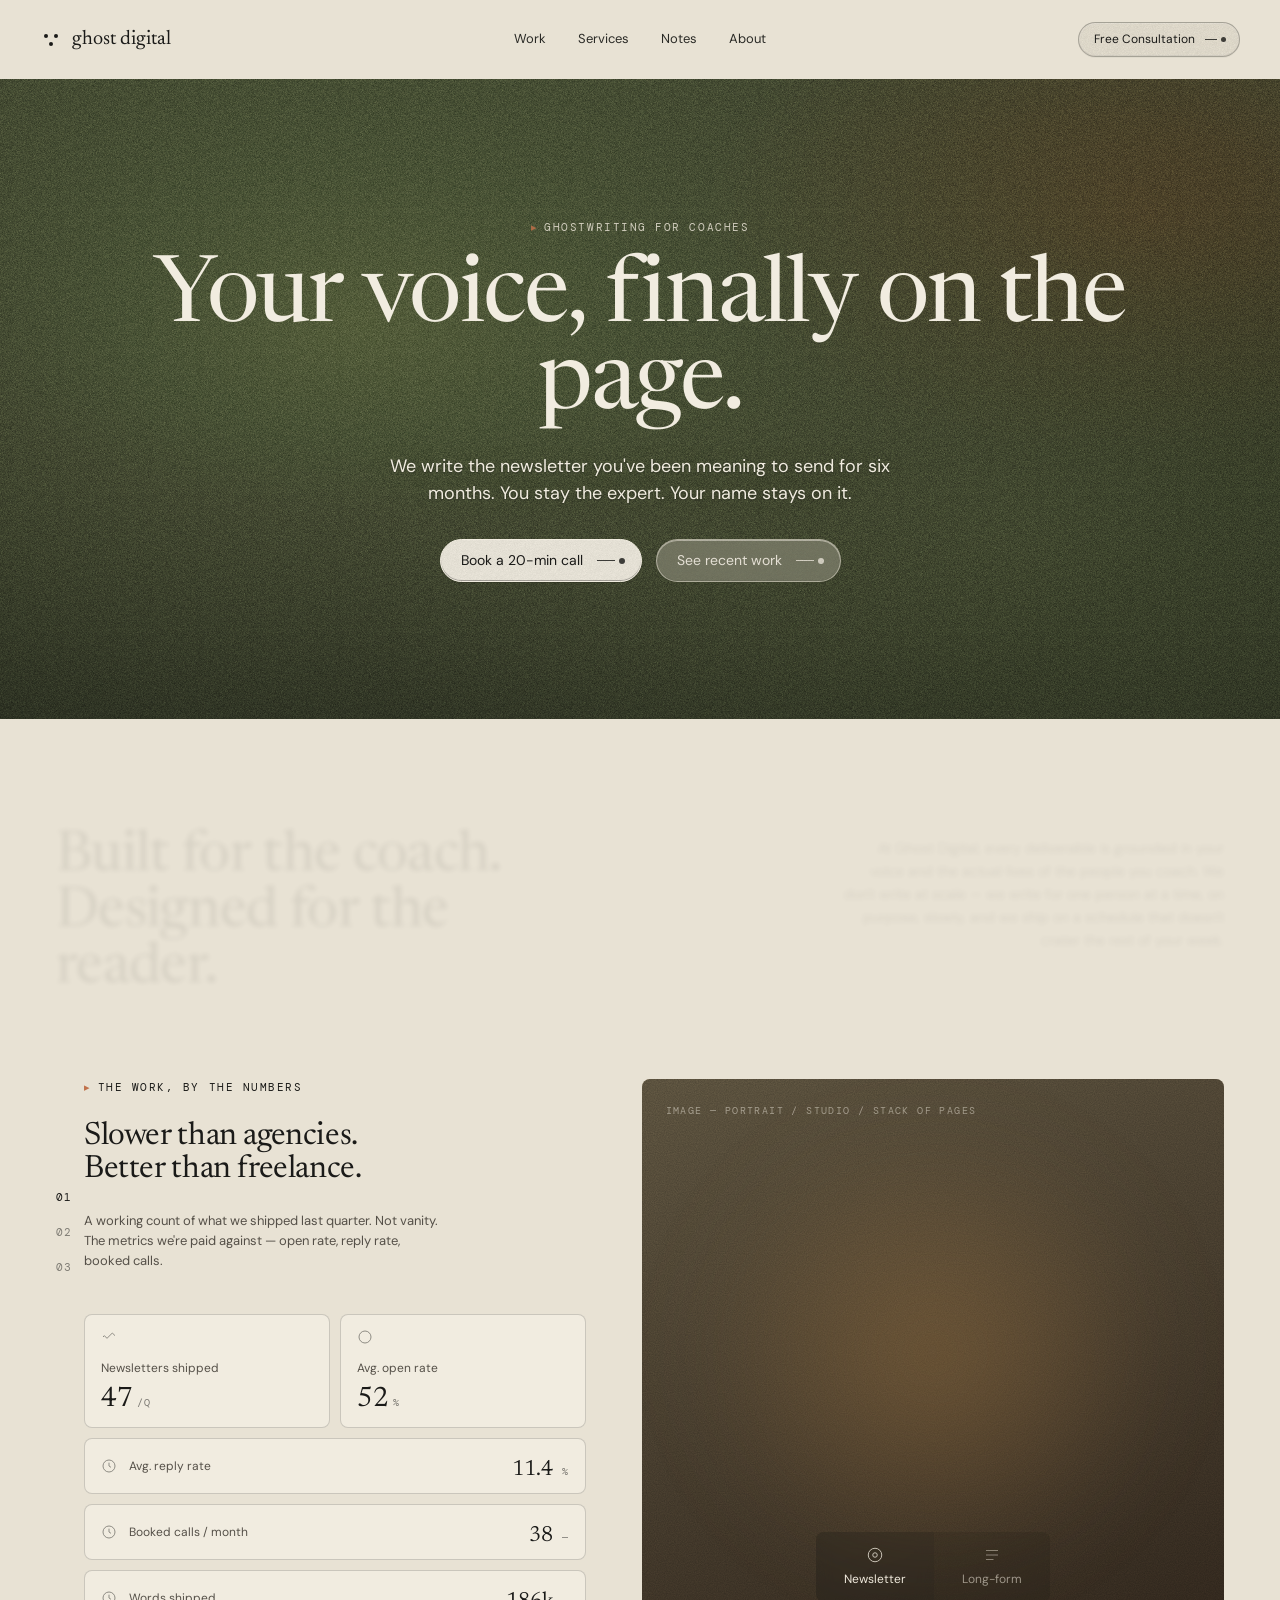
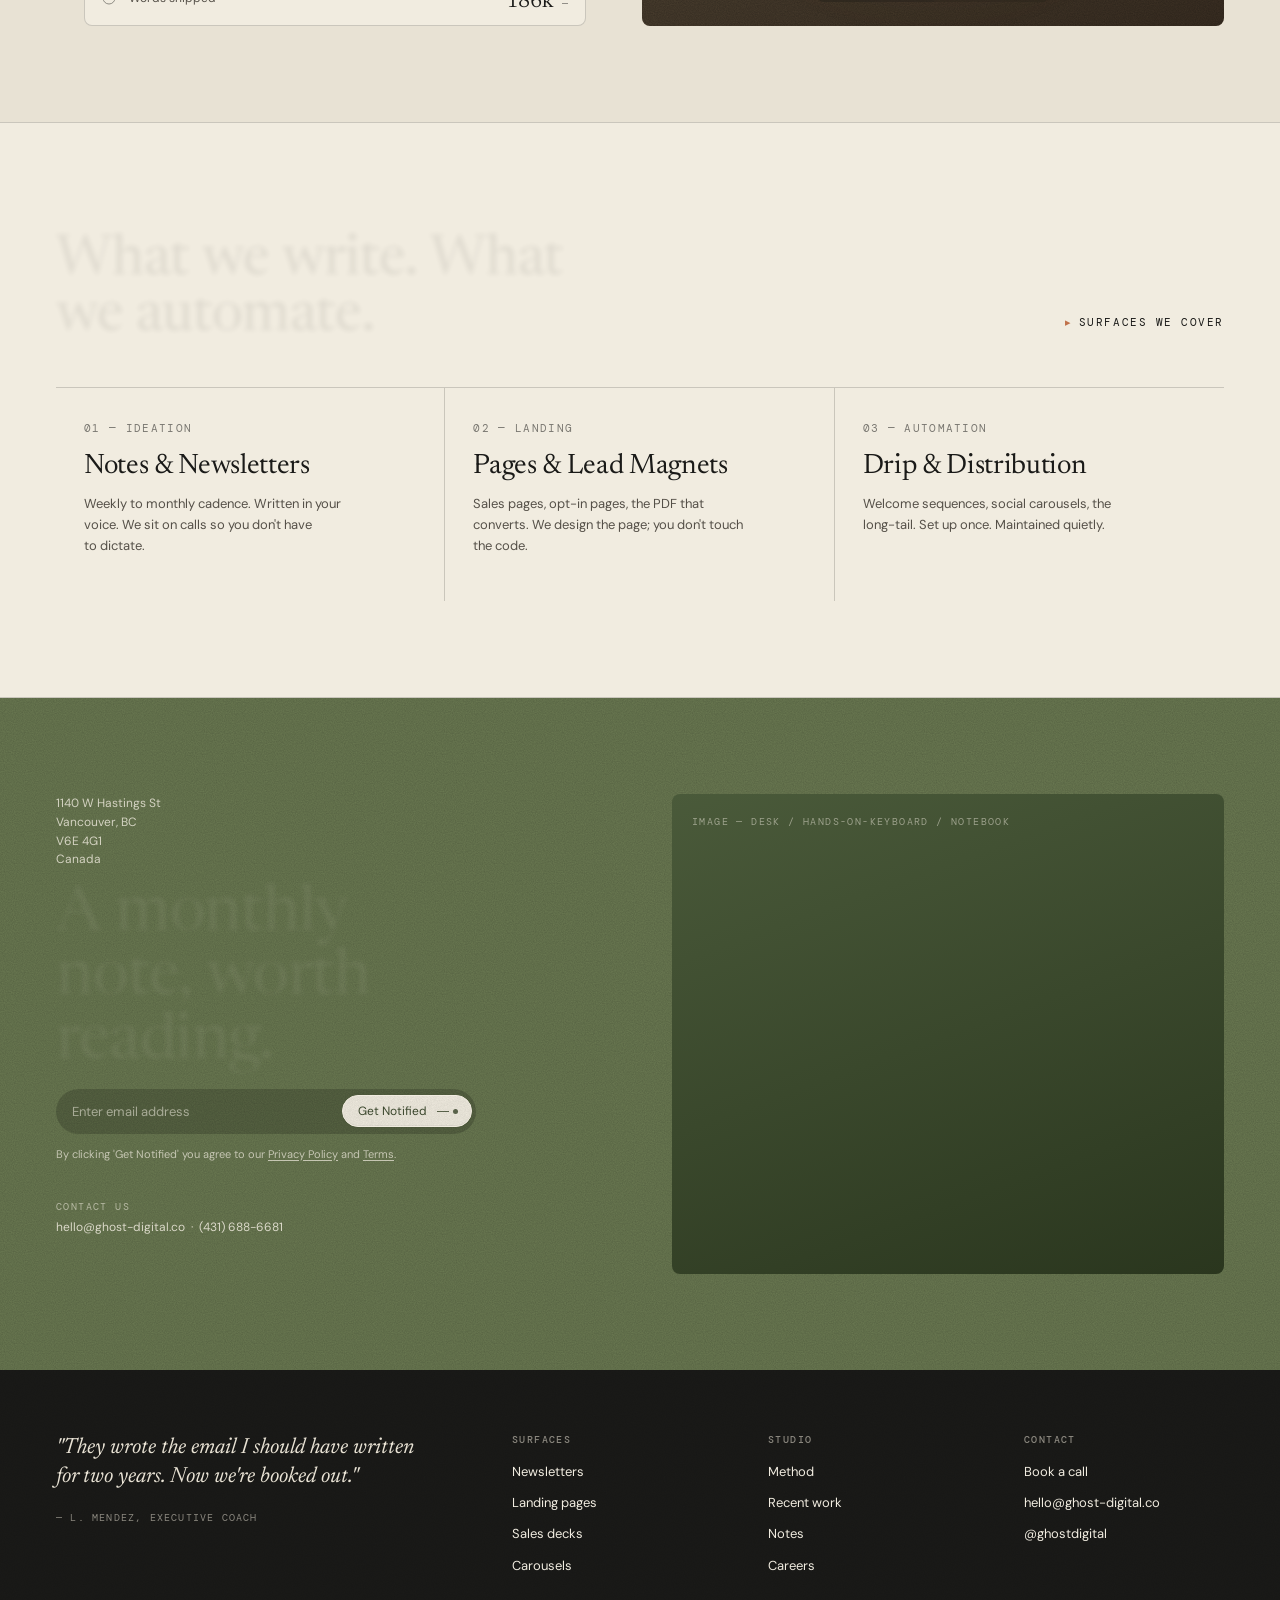
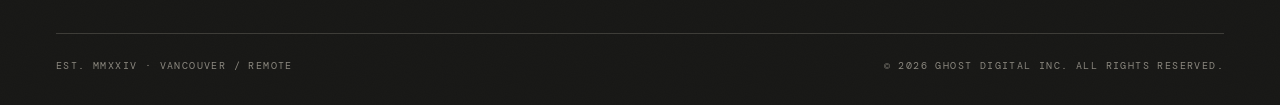
<file: index.html>
<!doctype html>
<html lang="en">
<head>
<meta charset="utf-8">
<title>Ghost Digital — Ghostwriting for coaches</title>
<meta name="description" content="Ghostwriting, end-to-end. We write the newsletter, land the page, ship the carousels, automate the drip. You stay the expert. Your name stays on it.">
<meta name="viewport" content="width=device-width, initial-scale=1">
<link rel="preconnect" href="https://fonts.googleapis.com">
<link rel="preconnect" href="https://fonts.gstatic.com" crossorigin>
<link href="https://fonts.googleapis.com/css2?family=Newsreader:ital,opsz,wght@0,6..72,300;0,6..72,400;0,6..72,500;1,6..72,300;1,6..72,400;1,6..72,500&family=DM+Sans:opsz,wght@9..40,300;9..40,400;9..40,500;9..40,600&family=DM+Mono:wght@400;500&display=swap" rel="stylesheet">
<style>
  /* ============================================================
     GHOST DIGITAL — tokens (from colors_and_type.css)
     ============================================================ */
  :root {
    --gd-parchment:#E8E2D4; --gd-parchment-2:#DCD4C2; --gd-bone:#F1ECE0;
    --gd-inkwell:#1A1A18; --gd-ink-2:#2A2A26; --gd-ink-3:#555048; --gd-ink-4:#8A8378;
    --gd-terracotta:#C0714A; --gd-clay:#D4956A; --gd-olive:#6B7A52;
    --gd-deep-olive:#3D4A2E; --gd-driftwood:#8A7E6A;

    --gd-bg:var(--gd-parchment); --gd-bg-elev:var(--gd-bone); --gd-bg-inverse:var(--gd-inkwell);
    --gd-fg-1:var(--gd-inkwell); --gd-fg-2:var(--gd-ink-2); --gd-fg-3:var(--gd-ink-3); --gd-fg-4:var(--gd-ink-4);
    --gd-fg-on-dark:var(--gd-parchment);
    --gd-accent:var(--gd-terracotta); --gd-accent-soft:var(--gd-clay);

    --gd-rule:rgba(26,26,24,0.18); --gd-rule-strong:rgba(26,26,24,0.42); --gd-rule-on-dark:rgba(232,226,212,0.18);

    --gd-font-display:"Newsreader","Perfectly Nineties","EB Garamond",Georgia,serif;
    --gd-font-body:"DM Sans",-apple-system,"Helvetica Neue",Arial,sans-serif;
    --gd-font-mono:"DM Mono",ui-monospace,"SF Mono",Menlo,monospace;

    --gd-radius-md:8px; --gd-radius-pill:999px; --gd-radius-card:12px;
    --gd-shadow-sm:0 2px 8px -2px rgba(26,26,24,0.08);
    --gd-ease:cubic-bezier(0.2,0.6,0.2,1);

    /* final intent locked from the design chat */
    --gd-grain:url("/assets/grain.svg");
    --tw-hero-bg:radial-gradient(ellipse 1300px 720px at 28% 38%, #8a9268 0%, transparent 70%),
                 radial-gradient(ellipse 980px 580px at 80% 70%, #6f7a52 0%, transparent 70%),
                 radial-gradient(ellipse 640px 400px at 90% 22%, rgba(180,108,68,.32) 0%, transparent 70%),
                 linear-gradient(180deg, #6e7852 0%, #5a6442 60%, #4a523a 100%);
    --tw-grain:.35;
    --tw-subhead-color:var(--gd-bone);
    --tw-subhead-size:18px;
    --tw-display-italic:normal;       /* no italic-accent trope */
    --tw-reveal-start-o:.08;          /* intense reveal */
    --tw-reveal-blur:2.4px;
    --tw-reveal-ty:14px;
  }

  *{box-sizing:border-box}
  html,body{margin:0;padding:0;background:var(--gd-parchment);}
  img{max-width:100%;display:block}

  .gd{
    font-family:var(--gd-font-body); font-size:15px; line-height:1.55;
    color:var(--gd-fg-1); background:var(--gd-bg);
    -webkit-font-smoothing:antialiased; text-rendering:optimizeLegibility;
  }
  .gd h1,.gd h2,.gd h3,.gd h4{font-family:var(--gd-font-display);font-weight:400;margin:0;}
  .gd h2{font-size:64px;line-height:1.0;letter-spacing:-.018em;}
  .gd h3{font-size:44px;line-height:1.05;letter-spacing:-.012em;}
  .gd h4{font-weight:500;font-size:32px;line-height:1.15;letter-spacing:-.008em;}
  .gd p{font-family:var(--gd-font-body);font-weight:400;font-size:15px;line-height:1.6;color:var(--gd-fg-2);text-wrap:pretty;margin:0 0 1em;}
  .gd a{color:inherit;text-decoration-thickness:1px;text-underline-offset:.15em;}
  .gd a:hover{color:var(--gd-accent);}

  .gd-page{background:var(--gd-parchment);color:var(--gd-inkwell);min-height:100vh;font-family:var(--gd-font-body);}

  /* ---------- nav ---------- */
  .gd-nav{display:grid;grid-template-columns:1fr auto 1fr;align-items:center;padding:22px 40px;position:relative;z-index:5;}
  .gd-nav__brand{display:flex;align-items:center;gap:10px;font-family:var(--gd-font-display);font-size:20px;}
  .gd-nav__brand .mark{display:inline-block;width:22px;height:22px;position:relative;}
  .gd-nav__brand .mark span{position:absolute;width:4px;height:4px;border-radius:999px;background:currentColor;}
  .gd-nav__brand .mark span:nth-child(1){left:4px;top:6px;}
  .gd-nav__brand .mark span:nth-child(2){left:14px;top:6px;}
  .gd-nav__brand .mark span:nth-child(3){left:9px;top:14px;}
  .gd-nav__center{display:flex;gap:32px;justify-content:center;}
  .gd-nav__center a{font-size:13px;color:var(--gd-fg-2);text-decoration:none;}
  .gd-nav__center a:hover{color:var(--gd-accent);}
  .gd-nav__right{display:flex;justify-content:flex-end;}

  /* ---------- pill button ---------- */
  .gd-pill{
    font-family:var(--gd-font-body);font-size:14px;padding:10px 16px 10px 20px;border-radius:999px;
    background:rgba(232,226,212,0.32);
    backdrop-filter:blur(8px) saturate(1.05);-webkit-backdrop-filter:blur(8px) saturate(1.05);
    border:1px solid rgba(26,26,24,0.32);
    box-shadow:inset 0 1px 0 rgba(241,236,224,0.55),inset 0 -1px 0 rgba(26,26,24,0.05),0 1px 0 rgba(26,26,24,0.04);
    color:inherit;display:inline-flex;align-items:center;gap:14px;cursor:pointer;
    transition:all 260ms var(--gd-ease);text-decoration:none;position:relative;isolation:isolate;
  }
  .gd-pill::after{content:"";position:absolute;inset:0;border-radius:inherit;background-image:var(--gd-grain);background-size:120px;mix-blend-mode:multiply;opacity:.18;pointer-events:none;}
  .gd-pill:hover{border-color:rgba(26,26,24,0.6);background:rgba(232,226,212,0.45);}
  .gd-pill .arrow{display:inline-flex;align-items:center;gap:4px;transition:transform 260ms var(--gd-ease);opacity:.82;}
  .gd-pill:hover .arrow{transform:translateX(4px);}
  .gd-pill .line{width:18px;height:1px;background:currentColor;}
  .gd-pill .dot{width:6px;height:6px;border-radius:999px;background:currentColor;}
  .gd-pill.solid{background:rgba(26,26,24,0.78);color:var(--gd-parchment);border-color:rgba(26,26,24,0.92);box-shadow:inset 0 1px 0 rgba(241,236,224,0.18),inset 0 -1px 0 rgba(0,0,0,0.3),0 1px 0 rgba(0,0,0,0.15);}
  .gd-pill.solid:hover{background:rgba(26,26,24,0.92);}
  .gd-pill.sm{font-size:12px;padding:7px 13px 7px 15px;gap:10px;}
  .gd-pill.sm .line{width:12px;} .gd-pill.sm .dot{width:5px;height:5px;}

  /* ---------- eyebrow ---------- */
  .gd-eyebrow{font-family:var(--gd-font-mono);font-size:11px;letter-spacing:.14em;text-transform:uppercase;display:inline-flex;align-items:center;gap:6px;}
  .gd-eyebrow::before{content:"\25B8";color:var(--gd-terracotta);}

  /* ---------- hero ---------- */
  .gd-hero{position:relative;min-height:640px;overflow:hidden;display:flex;align-items:center;justify-content:center;}
  .gd-hero__bg{position:absolute;inset:0;background:var(--tw-hero-bg);}
  .gd-hero__bg::before{content:"";position:absolute;inset:0;background-image:var(--gd-grain);background-size:140px;mix-blend-mode:overlay;opacity:1;}
  .gd-hero__bg::after{content:"";position:absolute;inset:0;background-image:var(--gd-grain);background-size:320px;mix-blend-mode:soft-light;opacity:.8;}
  .gd-hero__grain{position:absolute;inset:0;background-image:var(--gd-grain);background-size:60px;mix-blend-mode:multiply;opacity:var(--tw-grain);pointer-events:none;}
  .gd-hero__halo{position:absolute;inset:0;background:radial-gradient(ellipse 540px 320px at 86% 22%, rgba(196,128,80,.2), transparent 75%);mix-blend-mode:soft-light;pointer-events:none;}
  .gd-hero__inner{position:relative;z-index:2;text-align:center;padding:0 24px;max-width:1100px;margin:0 auto;display:flex;flex-direction:column;align-items:center;}
  .gd-hero__eyebrow{color:var(--gd-parchment);margin-bottom:18px;opacity:.85;}
  .gd-hero__title{font-family:var(--gd-font-display);font-style:var(--tw-display-italic);font-size:92px;line-height:.95;color:var(--gd-bone);letter-spacing:-.02em;font-weight:400;}
  .gd .gd-hero__subtitle{font-family:var(--gd-font-body);font-weight:400;font-size:var(--tw-subhead-size);line-height:1.5;color:var(--tw-subhead-color);margin:22px auto 0;max-width:560px;text-align:center;display:block;text-shadow:0 1px 2px rgba(0,0,0,.35),0 0 28px rgba(0,0,0,.25);}
  .gd .gd-hero__subtitle .gd-st{display:block;}
  .gd-hero__ctas{display:flex;gap:14px;justify-content:center;margin-top:32px;flex-wrap:wrap;}
  .gd-hero__ctas .gd-pill{color:var(--gd-bone);border-color:rgba(232,226,212,.5);}
  .gd-hero__ctas .gd-pill:hover{background:rgba(232,226,212,.1);}
  .gd-hero__ctas .gd-pill.solid{background:var(--gd-bone);color:var(--gd-inkwell);border-color:var(--gd-bone);}

  /* ---------- scroll reveal ---------- */
  .gd-st__w{display:inline-block;--p:0;opacity:calc(var(--tw-reveal-start-o) + var(--p) * (1 - var(--tw-reveal-start-o)));filter:blur(calc((1 - var(--p)) * var(--tw-reveal-blur)));transform:translateY(calc((1 - var(--p)) * var(--tw-reveal-ty)));transition:opacity 520ms var(--gd-ease),filter 520ms var(--gd-ease),transform 520ms var(--gd-ease);}
  @media (prefers-reduced-motion:reduce){.gd-st__w{--p:1 !important;filter:none;transform:none;transition:none;}}

  /* ---------- offset section ---------- */
  .gd-offset{padding:96px 56px;display:grid;grid-template-columns:1.2fr 1fr;gap:80px;}
  .gd-offset__left h2{font-family:var(--gd-font-display);font-size:56px;line-height:1;letter-spacing:-.012em;max-width:460px;}
  .gd-offset__right{padding-top:8px;}
  .gd-offset__right p{text-align:right;max-width:380px;margin-left:auto;color:var(--gd-fg-2);font-size:14px;line-height:1.65;}

  /* ---------- metrics ---------- */
  .gd-metrics{display:grid;grid-template-columns:1fr 1.1fr;gap:56px;padding:0 56px 96px;}
  .gd-metrics__left{display:grid;grid-template-rows:auto auto 1fr;gap:24px;align-content:start;padding-left:28px;position:relative;}
  .gd-metrics__left .index{position:absolute;left:0;top:0;display:flex;flex-direction:column;gap:18px;padding-top:110px;}
  .gd-metrics__left .index span{font-family:var(--gd-font-mono);font-size:11px;letter-spacing:.12em;opacity:.5;}
  .gd-metrics__left .index span.on{opacity:1;color:var(--gd-inkwell);}
  .gd-metrics__left h3{font-family:var(--gd-font-display);font-size:32px;line-height:1.05;}
  .gd-metrics__left p{font-size:13px;color:var(--gd-fg-3);max-width:360px;line-height:1.55;}
  .gd-metrics__tiles{display:grid;grid-template-columns:1fr 1fr;gap:10px;margin-top:6px;}
  .gd-metric{background:var(--gd-bone);border:1px solid var(--gd-rule);border-radius:8px;padding:14px 16px;}
  .gd-metric .ic{width:16px;height:16px;opacity:.55;}
  .gd-metric .nm{font-size:12px;color:var(--gd-ink-3);margin-top:6px;}
  .gd-metric .vl{font-family:var(--gd-font-display);font-size:28px;line-height:1;margin-top:8px;}
  .gd-metric .un{font-family:var(--gd-font-mono);font-size:10px;letter-spacing:.08em;opacity:.55;text-transform:uppercase;margin-left:4px;}
  .gd-metric.row{grid-column:1 / -1;display:flex;align-items:center;gap:12px;padding:12px 16px;}
  .gd-metric.row .nm{margin:0;flex:1;}
  .gd-metric.row .vl{font-size:22px;}
  .gd-metrics__right{background:linear-gradient(160deg,#6b6049,#3a2e22);border-radius:8px;min-height:460px;position:relative;overflow:hidden;}
  .gd-metrics__right::before{content:"";position:absolute;inset:0;background-image:var(--gd-grain);background-size:240px;mix-blend-mode:overlay;opacity:.5;}
  .gd-metrics__right::after{content:"";position:absolute;inset:0;background:radial-gradient(ellipse at 50% 50%, rgba(180,130,70,.35), transparent 60%);filter:blur(40px);}
  .gd-metrics__right .slot-cap{position:absolute;left:24px;top:24px;font-family:var(--gd-font-mono);font-size:10px;letter-spacing:.14em;text-transform:uppercase;color:rgba(241,236,224,.5);}
  .gd-metrics__right .pill-overlay{position:absolute;left:50%;bottom:24px;transform:translateX(-50%);display:flex;gap:0;}
  .gd-metrics__right .pill-overlay .seg{background:rgba(26,26,24,.32);backdrop-filter:blur(8px);color:var(--gd-bone);padding:14px 28px;font-size:12px;display:flex;flex-direction:column;align-items:center;gap:6px;}
  .gd-metrics__right .pill-overlay .seg:first-child{border-radius:8px 0 0 8px;}
  .gd-metrics__right .pill-overlay .seg:last-child{border-radius:0 8px 8px 0;opacity:.55;}
  .gd-metrics__right .pill-overlay .seg .ic{width:18px;height:18px;opacity:.85;}

  /* ---------- services / 3-col ---------- */
  .gd-services{padding:96px 56px;background:var(--gd-bone);border-top:1px solid var(--gd-rule);border-bottom:1px solid var(--gd-rule);}
  .gd-services__head{display:flex;justify-content:space-between;align-items:flex-end;margin-bottom:56px;gap:32px;}
  .gd-services__head h2{font-family:var(--gd-font-display);font-size:56px;line-height:1;letter-spacing:-.012em;max-width:540px;}
  .gd-services__grid{display:grid;grid-template-columns:repeat(3,1fr);gap:0;border-top:1px solid var(--gd-rule);}
  .gd-service{padding:32px 28px;border-right:1px solid var(--gd-rule);}
  .gd-service:last-child{border-right:0;}
  .gd-service .num{font-family:var(--gd-font-mono);font-size:11px;letter-spacing:.12em;opacity:.55;}
  .gd-service h3{font-family:var(--gd-font-display);font-size:28px;line-height:1.1;margin-top:14px;}
  .gd-service p{font-size:13px;line-height:1.6;color:var(--gd-fg-3);margin-top:12px;max-width:280px;}

  /* ---------- newsletter field ---------- */
  .gd-field{background:var(--gd-olive);color:var(--gd-bone);padding:96px 56px;position:relative;overflow:hidden;display:grid;grid-template-columns:1fr 1fr;gap:64px;}
  .gd-field::before{content:"";position:absolute;inset:0;background-image:var(--gd-grain);background-size:240px;mix-blend-mode:multiply;opacity:.35;pointer-events:none;}
  .gd-field > *{position:relative;z-index:1;}
  .gd-field__addr{font-family:var(--gd-font-body);font-size:12px;line-height:1.55;opacity:.8;}
  .gd-field__title{font-family:var(--gd-font-display);font-size:48px;line-height:1.05;margin-top:80px;max-width:420px;}
  .gd-field__form{margin-top:28px;max-width:420px;}
  .gd-field__form .row{display:flex;align-items:center;gap:6px;padding:4px 4px 4px 16px;border-radius:999px;background:rgba(0,0,0,.18);}
  .gd-field__form input{background:transparent;border:0;outline:none;flex:1;color:var(--gd-bone);font-family:var(--gd-font-body);font-size:13px;padding:10px 0;}
  .gd-field__form input::placeholder{color:rgba(241,236,224,.55);}
  .gd-field__form .gd-pill{background:var(--gd-bone);color:var(--gd-deep-olive);border-color:var(--gd-bone);}
  .gd-field__form .micro{font-family:var(--gd-font-body);font-size:11px;opacity:.7;margin-top:12px;}
  .gd-field__form .micro a{color:inherit;text-decoration:underline;}
  .gd-field__contact{font-size:12px;margin-top:36px;opacity:.85;}
  .gd-field__contact .lbl{font-family:var(--gd-font-mono);font-size:10px;letter-spacing:.14em;text-transform:uppercase;opacity:.7;margin-bottom:4px;}
  .gd-field__photo{position:relative;background:linear-gradient(160deg,#4a5a3a,#2a361e);border-radius:8px;min-height:480px;width:100%;overflow:hidden;}
  .gd-field__photo::after{content:"";position:absolute;inset:0;background-image:url("/assets/halftone.svg");background-size:220px;background-position:20% 30%;opacity:.25;mix-blend-mode:screen;}
  .gd-field__photo .slot-cap{position:absolute;left:20px;top:20px;font-family:var(--gd-font-mono);font-size:10px;letter-spacing:.14em;text-transform:uppercase;color:rgba(241,236,224,.5);z-index:1;}

  /* ---------- footer ---------- */
  .gd-footer{background:var(--gd-inkwell);color:var(--gd-fg-on-dark);padding:64px 56px 32px;position:relative;overflow:hidden;}
  .gd-footer::before{content:"";position:absolute;inset:0;background-image:var(--gd-grain);background-size:240px;mix-blend-mode:overlay;opacity:.25;pointer-events:none;}
  .gd-footer > *{position:relative;}
  .gd-footer__cols{display:grid;grid-template-columns:2fr 1fr 1fr 1fr;gap:56px;padding-bottom:56px;border-bottom:1px solid var(--gd-rule-on-dark);}
  .gd-footer__cols h4{font-family:var(--gd-font-mono);font-size:10px;letter-spacing:.14em;text-transform:uppercase;opacity:.55;margin:0 0 14px;font-weight:500;}
  .gd-footer__cols ul{list-style:none;padding:0;margin:0;display:flex;flex-direction:column;gap:8px;}
  .gd-footer__cols ul a{color:var(--gd-bone);text-decoration:none;font-size:13px;}
  .gd-footer__cols ul a:hover{color:var(--gd-clay);}
  .gd-footer__lede{font-family:var(--gd-font-display);font-style:italic;font-size:22px;line-height:1.3;max-width:380px;}
  .gd-footer__attrib{margin-top:18px;font-family:var(--gd-font-mono);font-size:10px;letter-spacing:.12em;text-transform:uppercase;opacity:.55;}
  .gd-footer__bottom{display:flex;justify-content:space-between;align-items:center;padding-top:24px;font-family:var(--gd-font-mono);font-size:10px;letter-spacing:.14em;text-transform:uppercase;opacity:.55;gap:16px;}

  /* ---------- responsive ---------- */
  @media (max-width:900px){
    .gd-nav{grid-template-columns:1fr auto;}
    .gd-nav__center{display:none;}
    .gd-hero__title{font-size:clamp(44px,11vw,72px);}
    .gd-offset,.gd-metrics,.gd-field{grid-template-columns:1fr;gap:40px;padding-left:24px;padding-right:24px;}
    .gd-offset__right p{text-align:left;margin-left:0;}
    .gd-metrics__left{padding-left:0;}
    .gd-metrics__left .index{display:none;}
    .gd-services{padding:64px 24px;}
    .gd-services__head{flex-direction:column;align-items:flex-start;}
    .gd-services__head h2{font-size:clamp(34px,9vw,56px);}
    .gd-services__grid{grid-template-columns:1fr;}
    .gd-service{border-right:0;border-bottom:1px solid var(--gd-rule);}
    .gd-service:last-child{border-bottom:0;}
    .gd-field__title{margin-top:24px;}
    .gd-footer__cols{grid-template-columns:1fr 1fr;gap:32px;}
    .gd-footer__bottom{flex-direction:column;align-items:flex-start;}
  }
</style>
</head>
<body>
<div class="gd gd-page">

  <nav class="gd-nav">
    <div class="gd-nav__brand"><span class="mark"><span></span><span></span><span></span></span> ghost digital</div>
    <div class="gd-nav__center">
      <a href="#work">Work</a>
      <a href="#services">Services</a>
      <a href="#notes">Notes</a>
      <a href="#about">About</a>
    </div>
    <div class="gd-nav__right">
      <a class="gd-pill sm" href="#book"><span>Free Consultation</span><span class="arrow"><span class="line"></span><span class="dot"></span></span></a>
    </div>
  </nav>

  <section class="gd-hero" id="about">
    <div class="gd-hero__bg"></div>
    <div class="gd-hero__halo"></div>
    <div class="gd-hero__grain"></div>
    <div class="gd-hero__inner">
      <div class="gd-hero__eyebrow"><span class="gd-eyebrow">Ghostwriting for coaches</span></div>
      <h1 class="gd-hero__title"><span class="gd-st" data-reveal>Your voice, finally on the page.</span></h1>
      <p class="gd-hero__subtitle"><span class="gd-st" data-reveal>We write the newsletter you've been meaning to send for six months. You stay the expert. Your name stays on it.</span></p>
      <div class="gd-hero__ctas">
        <a class="gd-pill solid" href="#book"><span>Book a 20-min call</span><span class="arrow"><span class="line"></span><span class="dot"></span></span></a>
        <a class="gd-pill" href="#work"><span>See recent work</span><span class="arrow"><span class="line"></span><span class="dot"></span></span></a>
      </div>
    </div>
  </section>

  <section class="gd-offset">
    <div class="gd-offset__left">
      <h2><span class="gd-st" data-reveal>Built for the coach. Designed for the reader.</span></h2>
    </div>
    <div class="gd-offset__right">
      <p><span class="gd-st" data-reveal>At Ghost Digital, every deliverable is grounded in your voice and the actual lives of the people you coach. We don't write at scale — we write for one person at a time, on purpose, slowly, and we ship on a schedule that doesn't crater the rest of your week.</span></p>
    </div>
  </section>

  <section class="gd-metrics" id="work">
    <div class="gd-metrics__left">
      <div class="index"><span class="on">01</span><span>02</span><span>03</span></div>
      <span class="gd-eyebrow">The work, by the numbers</span>
      <h3>Slower than agencies.<br>Better than freelance.</h3>
      <p>A working count of what we shipped last quarter. Not vanity. The metrics we're paid against — open rate, reply rate, booked calls.</p>
      <div class="gd-metrics__tiles">
        <div class="gd-metric">
          <svg class="ic" viewBox="0 0 24 24" stroke="currentColor" stroke-width="1.25" fill="none"><path d="M3 12l2-2 4 4 8-8 4 4"/></svg>
          <div class="nm">Newsletters shipped</div>
          <div class="vl">47<span class="un">/q</span></div>
        </div>
        <div class="gd-metric">
          <svg class="ic" viewBox="0 0 24 24" stroke="currentColor" stroke-width="1.25" fill="none"><circle cx="12" cy="12" r="9"/></svg>
          <div class="nm">Avg. open rate</div>
          <div class="vl">52<span class="un">%</span></div>
        </div>
        <div class="gd-metric row">
          <svg class="ic" viewBox="0 0 24 24" stroke="currentColor" stroke-width="1.25" fill="none"><circle cx="12" cy="12" r="9"/><path d="M12 7v5l3 2"/></svg>
          <div class="nm">Avg. reply rate</div>
          <div class="vl">11.4 <span class="un">%</span></div>
        </div>
        <div class="gd-metric row">
          <svg class="ic" viewBox="0 0 24 24" stroke="currentColor" stroke-width="1.25" fill="none"><circle cx="12" cy="12" r="9"/><path d="M12 7v5l3 2"/></svg>
          <div class="nm">Booked calls / month</div>
          <div class="vl">38 <span class="un">—</span></div>
        </div>
        <div class="gd-metric row">
          <svg class="ic" viewBox="0 0 24 24" stroke="currentColor" stroke-width="1.25" fill="none"><circle cx="12" cy="12" r="9"/><path d="M12 7v5l3 2"/></svg>
          <div class="nm">Words shipped</div>
          <div class="vl">186k <span class="un">—</span></div>
        </div>
      </div>
    </div>
    <div class="gd-metrics__right">
      <div class="slot-cap">Image — portrait / studio / stack of pages</div>
      <div class="pill-overlay">
        <div class="seg">
          <svg class="ic" viewBox="0 0 24 24" stroke="currentColor" stroke-width="1.25" fill="none"><circle cx="12" cy="12" r="3"/><circle cx="12" cy="12" r="9"/></svg>
          Newsletter
        </div>
        <div class="seg">
          <svg class="ic" viewBox="0 0 24 24" stroke="currentColor" stroke-width="1.25" fill="none"><path d="M4 6h16M4 12h16M4 18h10"/></svg>
          Long-form
        </div>
      </div>
    </div>
  </section>

  <section class="gd-services" id="services">
    <div class="gd-services__head">
      <h2><span class="gd-st" data-reveal>What we write. What we automate.</span></h2>
      <span class="gd-eyebrow">Surfaces we cover</span>
    </div>
    <div class="gd-services__grid">
      <div class="gd-service">
        <div class="num">01 — IDEATION</div>
        <h3>Notes &amp; Newsletters</h3>
        <p>Weekly to monthly cadence. Written in your voice. We sit on calls so you don't have to dictate.</p>
      </div>
      <div class="gd-service">
        <div class="num">02 — LANDING</div>
        <h3>Pages &amp; Lead Magnets</h3>
        <p>Sales pages, opt-in pages, the PDF that converts. We design the page; you don't touch the code.</p>
      </div>
      <div class="gd-service">
        <div class="num">03 — AUTOMATION</div>
        <h3>Drip &amp; Distribution</h3>
        <p>Welcome sequences, social carousels, the long-tail. Set up once. Maintained quietly.</p>
      </div>
    </div>
  </section>

  <section class="gd-field" id="book">
    <div>
      <div class="gd-field__addr">
        1140 W Hastings St<br>
        Vancouver, BC<br>
        V6E 4G1<br>
        Canada
      </div>
      <h2 class="gd-field__title"><span class="gd-st" data-reveal>A monthly note, worth reading.</span></h2>
      <form class="gd-field__form" id="notify-form">
        <div class="row">
          <input type="email" name="email" placeholder="Enter email address" required>
          <button class="gd-pill sm" type="submit"><span id="notify-label">Get Notified</span><span class="arrow"><span class="line"></span><span class="dot"></span></span></button>
        </div>
        <div class="micro">By clicking 'Get Notified' you agree to our <a href="#">Privacy Policy</a> and <a href="#">Terms</a>.</div>
      </form>
      <div class="gd-field__contact">
        <div class="lbl">Contact us</div>
        hello@ghost-digital.co &nbsp;·&nbsp; (431) 688-6681
      </div>
    </div>
    <div class="gd-field__photo">
      <div class="slot-cap">Image — desk / hands-on-keyboard / notebook</div>
    </div>
  </section>

  <footer class="gd-footer" id="notes">
    <div class="gd-footer__cols">
      <div>
        <div class="gd-footer__lede">"They wrote the email I should have written for two years. Now we're booked out."</div>
        <div class="gd-footer__attrib">— L. Mendez, executive coach</div>
      </div>
      <div>
        <h4>Surfaces</h4>
        <ul>
          <li><a href="#services">Newsletters</a></li>
          <li><a href="#services">Landing pages</a></li>
          <li><a href="#services">Sales decks</a></li>
          <li><a href="#services">Carousels</a></li>
        </ul>
      </div>
      <div>
        <h4>Studio</h4>
        <ul>
          <li><a href="#about">Method</a></li>
          <li><a href="#work">Recent work</a></li>
          <li><a href="#notes">Notes</a></li>
          <li><a href="#">Careers</a></li>
        </ul>
      </div>
      <div>
        <h4>Contact</h4>
        <ul>
          <li><a href="#book">Book a call</a></li>
          <li><a href="mailto:hello@ghost-digital.co">hello@ghost-digital.co</a></li>
          <li><a href="#">@ghostdigital</a></li>
        </ul>
      </div>
    </div>
    <div class="gd-footer__bottom">
      <span>EST. MMXXIV · VANCOUVER / REMOTE</span>
      <span>© 2026 Ghost Digital Inc. All rights reserved.</span>
    </div>
  </footer>

</div>

<script>
  // Split [data-reveal] text into per-word spans (matches ScrollText)
  document.querySelectorAll('.gd-st[data-reveal]').forEach(function (el) {
    var parts = el.textContent.split(/(\s+)/);
    el.textContent = '';
    parts.forEach(function (w) {
      if (/^\s+$/.test(w)) { el.appendChild(document.createTextNode(w)); }
      else if (w.length) {
        var s = document.createElement('span');
        s.className = 'gd-st__w';
        s.textContent = w;
        el.appendChild(s);
      }
    });
  });

  // Scroll-driven saturation/blur reveal (ported from useScrollReveal)
  var words = document.querySelectorAll('.gd-st__w');
  function update() {
    var vh = window.innerHeight;
    var start = vh * 0.92, end = vh * 0.55;
    words.forEach(function (el) {
      var r = el.getBoundingClientRect();
      var p = Math.max(0, Math.min(1, (start - r.top) / (start - end)));
      el.style.setProperty('--p', p.toFixed(3));
    });
  }
  update();
  window.addEventListener('scroll', update, { passive: true });
  window.addEventListener('resize', update);

  // Newsletter form — inert demo confirmation
  var form = document.getElementById('notify-form');
  if (form) form.addEventListener('submit', function (e) {
    e.preventDefault();
    document.getElementById('notify-label').textContent = 'Sent ✓';
  });
</script>
</body>
</html>
</file>
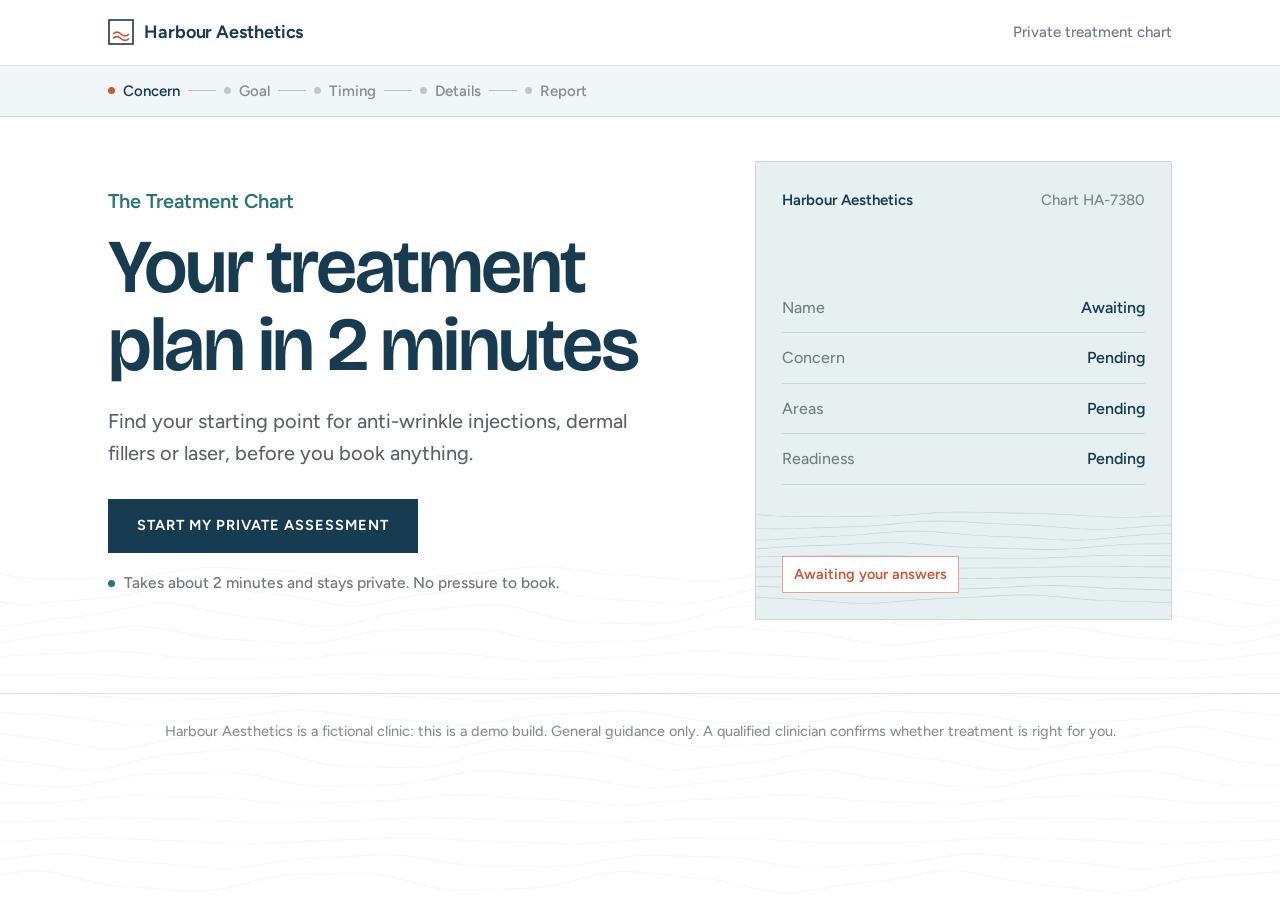
<file: harbour-aesthetics/index.html>
<!doctype html>
<html lang="en">
<head>
<meta charset="utf-8" />
<meta name="viewport" content="width=device-width, initial-scale=1" />
<title>The Treatment Chart · Harbour Aesthetics</title>
<meta name="description" content="Find your starting point for anti-wrinkle injections, dermal fillers or laser. A private treatment-path assessment. Demo build for a fictional clinic." />
<meta name="robots" content="noindex,nofollow" />
<link rel="preconnect" href="https://fonts.googleapis.com" />
<link rel="preconnect" href="https://fonts.gstatic.com" crossorigin />
<link href="https://fonts.googleapis.com/css2?family=Bricolage+Grotesque:opsz,wght@12..96,500..700&family=Figtree:wght@300..800&display=swap" rel="stylesheet" />
<style>
/* ==========================================================================
   THE TREATMENT CHART — Harbour Aesthetics (FICTIONAL demo clinic)
   Clinical white shell, harbour-navy type, sea-mist panels, tide-line motif.
   Cloned from /restoration-map; engine in /tools/harbour/*. Tokens --ha-*.
   ========================================================================== */
:root{
  --ha-ink:#0E1E28; --ha-navy:#173B50; --ha-navy-2:#20506A; --ha-teal:#2A7479;
  --ha-mist:#E6F0F1; --ha-foam:#F1F7F8; --ha-coral:#C9573A; --ha-white:#FFFFFF;
  --ha-bg:#FFFFFF; --ha-surface:#FFFFFF;
  --ha-line:rgba(14,30,40,.12); --ha-line-2:rgba(14,30,40,.26);
  --ha-fdisplay:"Bricolage Grotesque",-apple-system,"Segoe UI",Roboto,Helvetica,Arial,sans-serif;
  --ha-fbody:"Figtree",-apple-system,"Segoe UI",Roboto,Helvetica,Arial,sans-serif;
  --ha-ease:cubic-bezier(.2,.7,.2,1);
  --ha-maxw:1120px;
}
*{box-sizing:border-box}
html,body{margin:0;padding:0}
body{ background:var(--ha-bg); color:var(--ha-ink); font-family:var(--ha-fbody); font-weight:450; font-size:18.5px; line-height:1.6; -webkit-font-smoothing:antialiased; overflow-x:hidden; }
button{font-family:inherit}

/* tide-line watermark */
#ha-tides{ position:fixed; inset:0; z-index:0; pointer-events:none; overflow:hidden; }

/* --- header -------------------------------------------------------------- */
.ha-head{ position:relative; z-index:3; border-bottom:1px solid var(--ha-line); background:var(--ha-white); }
.ha-head__in{ max-width:var(--ha-maxw); margin:0 auto; padding:18px 28px; display:flex; align-items:center; justify-content:space-between; gap:16px; }
.ha-brand{ display:flex; align-items:center; gap:10px; font-weight:650; font-size:18px; letter-spacing:-.005em; color:var(--ha-navy); text-decoration:none; }
.ha-brand svg{ flex:none; }
.ha-head__meta{ font-size:15px; font-weight:500; color:rgba(14,30,40,.58); }
@media(max-width:640px){ .ha-head__meta{ display:none } .ha-head__in{ padding:16px 20px } }

/* --- progress strip ------------------------------------------------------ */
.ha-strip{ position:relative; z-index:3; border-bottom:1px solid var(--ha-line); background:var(--ha-foam); }
.ha-strip__in{ max-width:var(--ha-maxw); margin:0 auto; padding:13px 28px; display:flex; align-items:center; gap:8px; }
.ha-step{ display:flex; align-items:center; gap:8px; font-weight:550; font-size:15px; color:rgba(14,30,40,.48); white-space:nowrap; }
.ha-step__dot{ width:7px; height:7px; border-radius:50%; background:currentColor; opacity:.45; flex:none; }
.ha-step.is-active{ color:var(--ha-navy); }
.ha-step.is-active .ha-step__dot{ opacity:1; background:var(--ha-coral); }
.ha-step.is-done{ color:var(--ha-teal); }
.ha-step__sep{ flex:1 1 0; max-width:28px; min-width:6px; height:1px; background:var(--ha-line-2); }
@media(max-width:640px){ .ha-strip__in{ padding:11px 16px; gap:5px } .ha-step{ font-size:12.5px; gap:5px } .ha-step__dot{ width:6px; height:6px } }

/* --- layout -------------------------------------------------------------- */
.ha-main{ position:relative; z-index:2; max-width:var(--ha-maxw); margin:0 auto; padding:0 28px; }
.ha-grid{ display:grid; grid-template-columns:minmax(0,1fr) 300px; gap:34px; align-items:start; padding:44px 0 64px; }
.ha-grid.is-full{ grid-template-columns:minmax(0,1fr); }
@media(max-width:860px){ .ha-grid{ grid-template-columns:minmax(0,1fr); gap:20px; padding:26px 0 48px } }
@media(max-width:640px){ .ha-main{ padding:0 16px } }

.ha-stage{ min-height:52vh; min-width:0; animation:ha-in 460ms var(--ha-ease) both; scroll-margin-top:12px; }
@keyframes ha-in{ from{opacity:0; transform:translateY(16px)} to{opacity:1;transform:none} }
@keyframes ha-rise{ from{opacity:0; transform:translateY(14px)} to{opacity:1;transform:none} }
@media(prefers-reduced-motion:reduce){ .ha-stage,.ha-stagger>*,.ha-maprow{animation:none!important} }

/* --- headings ------------------------------------------------------------ */
.ha-eyebrow{ font-weight:600; font-size:16px; color:var(--ha-teal); margin:0 0 14px; }
.ha-kicker{ font-weight:600; font-size:clamp(17px,2.2vw,20px); color:var(--ha-teal); margin:0 0 12px; }
.ha-h1{ font-family:var(--ha-fdisplay); font-weight:600; font-size:clamp(42px,6.6vw,76px); line-height:1.02; letter-spacing:-.03em; color:var(--ha-navy); margin:0 0 22px; }
.ha-h2{ font-weight:500; font-size:clamp(25px,3.4vw,34px); line-height:1.22; letter-spacing:-.015em; color:var(--ha-navy); margin:0 0 10px; }
.ha-sub{ color:rgba(14,30,40,.7); font-size:20px; line-height:1.58; max-width:40ch; margin:0 0 30px; }
.ha-help{ font-weight:500; font-size:16.5px; color:rgba(14,30,40,.6); margin:0 0 24px; }

/* --- buttons ------------------------------------------------------------- */
.ha-btn{ font-family:var(--ha-fbody); font-weight:650; letter-spacing:.07em; text-transform:uppercase; font-size:14.5px; line-height:1.2; cursor:pointer; border:1px solid var(--ha-line-2); border-radius:0; padding:17px 28px; background:var(--ha-surface); color:var(--ha-navy); transition:background 180ms var(--ha-ease), transform 120ms var(--ha-ease); display:inline-flex; align-items:center; justify-content:center; gap:12px; text-decoration:none; text-align:center; }
.ha-btn:hover{ background:var(--ha-mist); }
.ha-btn:active{ transform:translateY(1px); }
.ha-btn--solid{ background:var(--ha-navy); color:var(--ha-white); border-color:var(--ha-navy); }
.ha-btn--solid:hover{ background:var(--ha-navy-2); }
.ha-btn--full{ width:100%; }
.ha-btn:disabled{ opacity:.4; cursor:not-allowed; }
.ha-btn:focus-visible{ outline:2px solid var(--ha-coral); outline-offset:2px; }
@media(max-width:640px){ .ha-btn{ font-size:13.5px; letter-spacing:.04em; padding:17px 14px; } }
.ha-privacy{ display:flex; align-items:flex-start; gap:9px; font-size:15.5px; font-weight:500; color:rgba(14,30,40,.6); margin:18px 0 0; }
.ha-privacy i{ width:7px; height:7px; border-radius:50%; background:var(--ha-teal); flex:none; margin-top:.62em; }

/* --- welcome ------------------------------------------------------------- */
.ha-welcome{ display:grid; grid-template-columns:1.3fr .9fr; gap:44px; align-items:center; }
@media(max-width:860px){ .ha-welcome{ grid-template-columns:minmax(0,1fr); gap:28px } }
.ha-chartcard{ position:relative; border:1px solid var(--ha-line); border-radius:2px; background:var(--ha-mist); padding:26px; overflow:hidden; aspect-ratio:1/1.1; display:flex; flex-direction:column; justify-content:space-between; }
@media(max-width:860px){ .ha-chartcard{ aspect-ratio:auto; min-height:300px } }
.ha-chartcard__tides{ position:absolute; inset:auto 0 0 0; height:26%; opacity:.5; pointer-events:none; }
.ha-chartcard__top{ position:relative; display:flex; justify-content:space-between; gap:12px; font-size:15px; font-weight:600; color:var(--ha-navy); }
.ha-chartcard__top span:last-child{ color:rgba(14,30,40,.5); font-weight:500; }
.ha-chartrows{ position:relative; display:flex; flex-direction:column; margin:18px 0; }
.ha-chartrow{ display:flex; justify-content:space-between; align-items:baseline; gap:16px; padding:12px 0; border-bottom:1px solid var(--ha-line); font-size:16px; }
.ha-chartrow>span:first-child{ color:rgba(14,30,40,.55); }
.ha-chartrow>span:last-child{ color:var(--ha-navy); font-weight:550; }
.ha-chartstamp{ position:relative; align-self:flex-start; font-size:14.5px; font-weight:600; color:var(--ha-coral); border:1px solid rgba(201,87,58,.55); padding:6px 11px; background:var(--ha-white); }

/* --- option cards -------------------------------------------------------- */
.ha-cards{ display:grid; grid-template-columns:1fr 1fr; gap:12px; }
@media(max-width:560px){ .ha-cards{ grid-template-columns:minmax(0,1fr) } }
.ha-card{ position:relative; text-align:left; cursor:pointer; background:var(--ha-surface); color:var(--ha-ink); border:1px solid var(--ha-line-2); border-radius:2px; padding:19px 22px; overflow:hidden; transition:transform 160ms var(--ha-ease), border-color 160ms var(--ha-ease), box-shadow 200ms var(--ha-ease), background 160ms var(--ha-ease); }
.ha-card:hover{ transform:translateY(-2px); border-color:var(--ha-navy); box-shadow:0 16px 34px -26px rgba(14,30,40,.4); }
.ha-card:focus-visible{ outline:2px solid var(--ha-coral); outline-offset:2px; }
.ha-card.is-selected{ border-color:var(--ha-navy); box-shadow:inset 0 0 0 1px var(--ha-navy); background:var(--ha-foam); }
.ha-card__t{ font-weight:550; font-size:19px; line-height:1.38; color:var(--ha-ink); padding-right:8px; }
.ha-card__d{ font-size:15.5px; line-height:1.5; color:rgba(14,30,40,.62); margin:6px 0 0; }
.ha-card__tides{ position:absolute; right:0; bottom:0; width:100%; height:60%; opacity:0; transition:opacity 320ms var(--ha-ease); pointer-events:none; }
.ha-card.is-selected .ha-card__tides{ opacity:.35; }
.ha-card__ok{ position:absolute; top:12px; right:12px; font-size:13px; font-weight:650; color:var(--ha-teal); opacity:0; transform:translateY(-4px); transition:all 240ms var(--ha-ease); }
.ha-card.is-selected .ha-card__ok{ opacity:1; transform:none; }
.ha-card--single.is-selected{ padding-top:30px; }
/* multi-select */
.ha-card--multi{ padding-right:56px; }
.ha-box{ position:absolute; top:20px; right:20px; width:22px; height:22px; border-radius:2px; border:1.5px solid var(--ha-line-2); background:var(--ha-surface); transition:all 160ms var(--ha-ease); }
.ha-card--multi.is-selected .ha-box{ background:var(--ha-navy); border-color:var(--ha-navy); }
.ha-card--multi.is-selected .ha-box::after{ content:""; position:absolute; left:6.5px; top:2.5px; width:6px; height:11px; border:solid var(--ha-white); border-width:0 2px 2px 0; transform:rotate(45deg); }
.ha-next{ margin-top:22px; }

/* --- timeline ------------------------------------------------------------ */
.ha-vtimeline{ position:relative; display:flex; flex-direction:column; max-width:520px; margin:6px 0 0; }
.ha-vtimeline::before{ content:""; position:absolute; left:10px; top:24px; bottom:24px; width:2px; background:var(--ha-line); }
.ha-vt-node{ position:relative; z-index:1; display:flex; align-items:center; gap:18px; padding:14px 4px; background:none; border:none; cursor:pointer; text-align:left; transition:transform 140ms var(--ha-ease); }
.ha-vt-node:hover{ transform:translateX(3px); }
.ha-vt-node:focus-visible{ outline:2px solid var(--ha-coral); outline-offset:3px; }
.ha-vt-dot{ flex:none; width:22px; height:22px; border-radius:50%; background:var(--ha-surface); border:2px solid rgba(14,30,40,.3); transition:all 200ms var(--ha-ease); }
.ha-vt-node:hover .ha-vt-dot{ border-color:var(--ha-navy); }
.ha-vt-node.is-selected .ha-vt-dot{ background:var(--ha-navy); border-color:var(--ha-navy); }
.ha-vt-lab{ font-weight:550; font-size:19px; color:rgba(14,30,40,.8); line-height:1.3; }
.ha-vt-node:hover .ha-vt-lab, .ha-vt-node.is-selected .ha-vt-lab{ color:var(--ha-navy); }
@media(max-width:640px){ .ha-vt-lab{ font-size:17px } }

/* --- chart so far (sidebar / drawer) ------------------------------------- */
.ha-map{ position:sticky; top:20px; border:1px solid var(--ha-line); border-radius:2px; background:var(--ha-surface); overflow:hidden; }
.ha-map>summary{ list-style:none; cursor:default; padding:15px 20px; font-weight:600; font-size:16px; color:var(--ha-navy); background:var(--ha-foam); border-bottom:1px solid var(--ha-line); display:flex; align-items:center; justify-content:space-between; }
.ha-map>summary::-webkit-details-marker{ display:none; }
.ha-map__caret{ display:none; }
.ha-map__body{ padding:4px 20px 16px; }
.ha-maprow{ padding:12px 0; border-bottom:1px solid var(--ha-line); animation:ha-rise 400ms var(--ha-ease) both; }
.ha-maprow:last-child{ border-bottom:none; }
.ha-maprow__k{ font-size:14px; font-weight:500; color:rgba(14,30,40,.55); }
.ha-maprow__v{ font-size:16.5px; color:var(--ha-ink); margin-top:2px; line-height:1.35; }
.ha-maprow__v.is-path{ color:var(--ha-navy); font-weight:600; font-size:17.5px; }
.ha-map__empty{ font-size:15px; color:rgba(14,30,40,.45); padding:10px 0; margin:0; }
@media(max-width:860px){
  .ha-map{ position:static; margin-top:6px; }
  .ha-map>summary{ cursor:pointer; }
  .ha-map__caret{ display:inline; transition:transform 200ms var(--ha-ease); }
  .ha-map:not([open]) .ha-map__caret{ transform:rotate(-90deg); }
}

/* --- contact ------------------------------------------------------------- */
.ha-field{ margin:0 0 16px; }
.ha-label{ display:block; font-size:16px; font-weight:550; color:rgba(14,30,40,.78); margin:0 0 7px; }
.ha-input{ width:100%; padding:14px 16px; font-size:18.5px; font-family:inherit; color:var(--ha-ink); background:var(--ha-surface); border:1px solid var(--ha-line-2); border-radius:2px; }
.ha-input:focus{ outline:none; border-color:var(--ha-navy); box-shadow:0 0 0 3px rgba(23,59,80,.12); }
.ha-check{ display:flex; align-items:flex-start; gap:11px; margin:8px 0; cursor:pointer; }
.ha-check input{ margin-top:4px; width:17px;height:17px; accent-color:var(--ha-navy); flex:none; }
.ha-check span{ font-size:15.5px; color:rgba(14,30,40,.72); line-height:1.5; }
.ha-err{ color:var(--ha-coral); font-size:15px; font-weight:550; min-height:1px; margin:6px 0 10px; }
.ha-demo-note{ font-size:14.5px; line-height:1.5; color:rgba(14,30,40,.55); margin:16px 0 0; padding:10px 14px; background:var(--ha-foam); border-left:2px solid var(--ha-teal); }

/* --- building ------------------------------------------------------------ */
.ha-building{ min-height:56vh; display:flex; flex-direction:column; justify-content:center; align-items:flex-start; }
.ha-building__t{ font-weight:600; font-size:17px; color:var(--ha-teal); margin:0 0 22px; }
.ha-building__step{ font-weight:550; font-size:clamp(18px,2.6vw,22px); color:rgba(14,30,40,.28); margin:0 0 12px; transition:color 400ms var(--ha-ease); display:flex; align-items:center; gap:14px; }
.ha-building__step.is-on{ color:var(--ha-navy); }
.ha-building__step .tick{ color:var(--ha-teal); opacity:0; transition:opacity 300ms var(--ha-ease); }
.ha-building__step.is-on .tick{ opacity:1; }

/* --- report -------------------------------------------------------------- */
.ha-report{ background:var(--ha-surface); border:1px solid var(--ha-line); border-radius:2px; overflow:hidden; box-shadow:0 30px 70px -50px rgba(14,30,40,.45); }
.ha-report__head{ position:relative; background:var(--ha-mist); border-bottom:1px solid var(--ha-line); padding:32px 34px; overflow:hidden; }
.ha-report__tides{ position:absolute; inset:0; opacity:.55; pointer-events:none; }
.ha-report__ey{ position:relative; font-weight:600; font-size:16px; color:var(--ha-teal); margin:0; }
.ha-report__ttl{ position:relative; font-weight:500; font-size:clamp(30px,4.6vw,44px); line-height:1.12; letter-spacing:-.02em; color:var(--ha-navy); margin:6px 0 12px; }
.ha-report__sub{ position:relative; font-size:17.5px; color:rgba(14,30,40,.72); margin:0 0 18px; max-width:46ch; }
.ha-report__ids{ position:relative; display:flex; gap:8px 26px; flex-wrap:wrap; font-size:15px; color:rgba(14,30,40,.6); }
.ha-report__ids b{ color:var(--ha-ink); font-weight:600; }
.ha-report__body{ padding:30px 34px 36px; }
@media(max-width:560px){ .ha-report__head,.ha-report__body{ padding-left:20px; padding-right:20px } }

.ha-block{ padding:26px 0; border-top:1px solid var(--ha-line); }
.ha-block:first-child{ border-top:none; padding-top:6px; }
.ha-label-sm{ font-weight:600; font-size:16px; color:var(--ha-teal); margin:0 0 8px; }
.ha-sectitle{ font-weight:600; font-size:clamp(21px,2.6vw,25px); line-height:1.28; letter-spacing:-.01em; color:var(--ha-navy); margin:0 0 14px; }
.ha-path{ font-weight:600; font-size:clamp(25px,3.2vw,32px); line-height:1.2; letter-spacing:-.018em; color:var(--ha-navy); margin:0; }
.ha-body{ font-size:18px; line-height:1.66; color:rgba(14,30,40,.84); margin:0; }
.ha-body b{ color:var(--ha-ink); font-weight:650; }

.ha-track{ list-style:none; margin:6px 0 24px; padding:0; display:grid; grid-template-columns:repeat(4,minmax(0,1fr)); gap:6px; }
.ha-track__s{ display:flex; flex-direction:column; gap:9px; min-width:0; }
.ha-track__bar{ height:6px; background:rgba(14,30,40,.09); }
.ha-track__s.is-done .ha-track__bar{ background:var(--ha-teal); opacity:.55; }
.ha-track__s.is-now .ha-track__bar{ background:var(--ha-navy); }
.ha-track__lab{ font-size:15.5px; font-weight:550; line-height:1.3; color:rgba(14,30,40,.45); }
.ha-track__s.is-done .ha-track__lab{ color:var(--ha-teal); }
.ha-track__s.is-now .ha-track__lab{ color:var(--ha-navy); font-weight:700; }
.ha-track__here{ font-size:14.5px; font-weight:650; color:var(--ha-coral); margin-top:-5px; }
.ha-ready__stage{ font-weight:600; font-size:clamp(22px,3vw,28px); line-height:1.2; letter-spacing:-.015em; color:var(--ha-ink); margin:0 0 8px; }
.ha-forward{ margin:18px 0 0; padding:16px 18px; border-left:3px solid var(--ha-coral); background:rgba(201,87,58,.06); }
.ha-forward__k{ font-size:16px; font-weight:700; color:var(--ha-coral); margin:0 0 4px; }
.ha-forward__v{ font-size:18px; line-height:1.55; color:var(--ha-ink); margin:0; }
.ha-forward__v + .ha-forward__v{ margin-top:8px; }

.ha-plan{ list-style:none; margin:8px 0 0; padding:0; position:relative; }
.ha-plan::before{ content:""; position:absolute; left:6px; top:12px; bottom:12px; width:2px; background:rgba(14,30,40,.1); }
.ha-plan__s{ position:relative; display:flex; gap:18px; padding:0 0 22px; }
.ha-plan__s:last-child{ padding-bottom:0; }
.ha-plan__s > div{ flex:1; min-width:0; }
.ha-plan__dot{ flex:none; position:relative; z-index:1; width:14px; height:14px; margin-top:6px; border-radius:50%; background:var(--ha-surface); border:2px solid rgba(23,59,80,.45); }
.ha-plan__s.is-next .ha-plan__dot{ background:var(--ha-coral); border-color:var(--ha-coral); box-shadow:0 0 0 4px rgba(201,87,58,.16); }
.ha-plan__t{ font-weight:650; font-size:19.5px; line-height:1.35; color:var(--ha-navy); margin:0 0 3px; }
.ha-plan__tag{ margin-left:10px; font-size:15px; font-weight:650; color:var(--ha-coral); }
.ha-plan__d{ font-size:17.5px; line-height:1.55; color:rgba(14,30,40,.72); margin:0; max-width:70ch; }
@media(max-width:520px){ .ha-track__lab{ font-size:13.5px } .ha-track__here{ font-size:12.5px; white-space:nowrap } .ha-plan__tag{ display:block; margin:2px 0 0 } }

.ha-fear{ background:var(--ha-mist); padding:22px 24px; }
.ha-fear p{ margin:8px 0 0; font-size:18px; line-height:1.62; color:rgba(14,30,40,.88); }
.ha-fear .ha-sectitle{ font-size:clamp(19px,2.4vw,23px); margin:0; }

.ha-checkgrid{ display:grid; grid-template-columns:1fr 1fr; gap:10px 22px; margin:4px 0 0; padding:0; }
@media(max-width:520px){ .ha-checkgrid{ grid-template-columns:minmax(0,1fr) } }
.ha-checkgrid li{ list-style:none; display:flex; align-items:flex-start; gap:10px; font-size:16.5px; color:var(--ha-ink); }
.ha-checkgrid li::before{ content:"✓"; color:var(--ha-teal); font-weight:700; }

/* before/after placeholders: never real photos in a demo */
.ha-ba{ display:grid; grid-template-columns:1fr 1fr; gap:10px; max-width:520px; margin:4px 0 0; }
.ha-ba__frame{ position:relative; aspect-ratio:4/5; border:1.5px dashed rgba(23,59,80,.35); background:repeating-linear-gradient(135deg, var(--ha-foam) 0 12px, var(--ha-white) 12px 24px); display:flex; flex-direction:column; align-items:center; justify-content:center; text-align:center; padding:14px; gap:6px; }
.ha-ba__tag{ position:absolute; top:10px; left:10px; font-size:13.5px; font-weight:650; color:var(--ha-white); background:var(--ha-navy); padding:3px 9px; }
.ha-ba__msg{ font-size:15px; font-weight:550; line-height:1.4; color:var(--ha-navy); max-width:16ch; }
.ha-ba__note{ font-size:15px; line-height:1.5; color:rgba(14,30,40,.6); margin:12px 0 0; max-width:52ch; }

.ha-nextcard{ background:var(--ha-navy); color:var(--ha-white); padding:26px; position:relative; overflow:hidden; }
.ha-nextcard .ha-label-sm{ color:rgba(255,255,255,.7); }
.ha-nextcard__h{ font-weight:600; font-size:24px; line-height:1.25; letter-spacing:-.01em; color:var(--ha-white); margin:0 0 7px; }
.ha-nextcard__d{ font-size:17px; color:rgba(255,255,255,.8); margin:0 0 18px; }
.ha-cta-row{ display:flex; flex-direction:column; gap:10px; }
.ha-btn--ghostlight{ background:transparent; color:var(--ha-white); border:1px solid rgba(255,255,255,.4); }
.ha-btn--ghostlight:hover{ background:rgba(255,255,255,.1); border-color:var(--ha-white); }
@media(max-width:640px){ .ha-nextcard{ padding:22px 16px } }

.ha-prep{ list-style:none; margin:4px 0 0; padding:0; display:grid; gap:11px; }
.ha-prep li{ display:flex; align-items:flex-start; gap:12px; font-size:17.5px; color:var(--ha-ink); }
.ha-prep li::before{ content:""; flex:none; width:15px; height:15px; margin-top:5px; border:1.5px solid var(--ha-navy); border-radius:2px; }
.ha-qs{ list-style:none; margin:6px 0 0; padding:0; display:grid; gap:11px; }
.ha-qs li{ display:flex; align-items:flex-start; gap:11px; font-size:17.5px; line-height:1.5; color:var(--ha-ink); }
.ha-qs li::before{ content:"?"; font-weight:700; color:var(--ha-coral); flex:none; }
.ha-endcta .ha-body{ margin:0 0 20px; }
@media(max-width:640px){ .ha-endcta .ha-btn{ width:100% } }
.ha-disc{ font-size:14.5px; line-height:1.55; color:rgba(14,30,40,.55); border-left:2px solid var(--ha-line-2); padding:2px 0 2px 14px; margin:22px 0 0; }
.ha-stagger>*{ animation:ha-rise 560ms var(--ha-ease) both; }

/* --- footer -------------------------------------------------------------- */
.ha-foot{ position:relative; z-index:2; border-top:1px solid var(--ha-line); padding:26px 20px; text-align:center; font-size:14.5px; color:rgba(14,30,40,.5); }
.ha-hidden{ display:none!important; }
.ha-spin{ display:inline-block; width:14px;height:14px; border:2px solid rgba(255,255,255,.35); border-top-color:var(--ha-white); border-radius:50%; animation:ha-spin .7s linear infinite; }
@keyframes ha-spin{ to{ transform:rotate(360deg) } }
</style>
</head>
<body>
<div id="ha-tides"></div>

<header class="ha-head">
  <div class="ha-head__in">
    <a class="ha-brand" href="#" aria-label="Harbour Aesthetics">
      <svg width="26" height="26" viewBox="0 0 26 26" aria-hidden="true"><rect x="1" y="1" width="24" height="24" fill="none" stroke="currentColor" stroke-width="1.6"/><path d="M5 15c2.5-2.4 5.5-2.4 8 0s5.5 2.4 8 0M5 19.5c2.5-2.4 5.5-2.4 8 0s5.5 2.4 8 0" fill="none" stroke="#C9573A" stroke-width="1.6"/></svg>
      Harbour Aesthetics
    </a>
    <span class="ha-head__meta">Private treatment chart</span>
  </div>
</header>

<div class="ha-strip"><div class="ha-strip__in" id="strip"></div></div>

<main class="ha-main">
  <div class="ha-grid is-full" id="grid">
    <section class="ha-stage" id="stage"></section>
    <details class="ha-map ha-hidden" id="map" open>
      <summary>Your chart so far <span class="ha-map__caret">▾</span></summary>
      <div class="ha-map__body" id="mapBody"></div>
    </details>
  </div>
</main>

<footer class="ha-foot">Harbour Aesthetics is a fictional clinic: this is a demo build. General guidance only. A qualified clinician confirms whether treatment is right for you.</footer>

<script type="module">
import { assess } from '/tools/harbour/assessment.js';
import { SCREENS, flowFor, REPORT, WAIT_REASONS, WAIT_CONFIRM, DISCLAIMER, personalSummary } from '/tools/harbour/content.js';

// ---- config: placeholders. Harbour Aesthetics is fictional, so every link is "#". ----
// Swap these for a real clinic's booking and treatment pages before reuse.
const CONFIG = {
  clinicName: 'Harbour Aesthetics',
  bookingUrl: '#',          // [placeholder] booking / free consultation page
  photoReviewUrl: '#',      // [placeholder] photo review upload form
  treatmentUrls: {          // [placeholder] treatment pages
    botox: '#',
    fillers: '#',
    laser: '#',
    match: '#',
  },
};

// ---- backend: none. No-op stubs stand in for the event / submit / contact ----
// endpoints a live clinic build would call. Nothing leaves the browser.
function track(_eventType, _metadata) {}
async function submitAssessment(_payload) { return { ok: true }; }
async function saveContact(_payload) { return { ok: true }; }

// ---- readiness track + step-by-step plan ----
const TRACK = ['Learning', 'Preparing', 'Reviewing', 'Ready to book'];
const TRACK_IDX = { 'Education first': 0, 'Wait and prepare': 1, 'Photo review recommended': 2, 'Specialist review recommended': 2, 'Ready for consult': 3 };
const FORWARD = {
  'Education first': 'Knowing which treatment fits you. A read of the treatment page, or a free consultation, moves you to the next stage.',
  'Photo review recommended': "A few clear photos. Once the clinic has seen them, you'll know what's possible and can book with confidence.",
  'Specialist review recommended': 'One conversation. A short call with a clinician is the quickest way to a clear, safe plan.',
  'Ready for consult': "Booking your consultation. Your answers say you're ready and you know what you want.",
};
const PLAN = {
  botox: [
    ['Free consultation', 'A short, private chat about the lines that bother you and the look you want.'],
    ['Face assessment', 'The clinician watches how your face moves and talks you through your options, including whether treatment suits you.'],
    ['Your treatment plan', 'Areas, approach and cost are agreed before anything happens. You can take time to think it over.'],
    ['Treatment', 'A short appointment in a private room. You leave with aftercare advice.'],
    ['Review appointment', 'Results build over the following days. The clinic confirms when to come back for a review.'],
  ],
  fillers: [
    ['Free consultation', 'Talk through the area and how much change you want, from very subtle to more noticeable.'],
    ['Face assessment', 'The clinician looks at your face as a balance, so any change suits the rest of your features.'],
    ['Your treatment plan', 'Areas, product and cost are agreed first. Subtle is always an option.'],
    ['Treatment', 'Treatment happens in a private room. Some swelling is common at first, and the clinic explains aftercare.'],
    ['Settle and review', 'Filler settles as any swelling goes down. The clinic confirms your review timing on the call.'],
  ],
  laser: [
    ['Free consultation', "Talk through your skin, what you'd like to change and any sun plans coming up."],
    ['Skin assessment', 'The clinic checks your skin type and may suggest a patch test to see how your skin responds.'],
    ['Your treatment plan', 'The clinic recommends a course for your skin and tells you how many sessions to expect.'],
    ['First session', 'Treatment happens in a private room, with aftercare and sun advice before you leave.'],
    ['Your course', 'Laser usually works over a course of sessions with daily SPF in between. The clinic confirms the timing.'],
  ],
  unsure: [
    ['Free consultation', 'A short, private call to work out which treatment suits you.'],
    ['Your treatment match', "The clinic points you to the option that fits your goals, and tells you honestly if none does."],
    ['Photo review', 'If it helps, send a few photos so the clinic can see what you have in mind.'],
    ['Your plan', 'You leave with a clear plan, and book only when it feels right.'],
  ],
};
function waitText(reasons) {
  return reasons.map(r => WAIT_REASONS[r]).filter(Boolean);
}
function planFor(branch, stage, reasons) {
  const steps = [...(PLAN[branch] || PLAN.unsure)];
  if (stage === 'Wait and prepare') steps.unshift(['Get the timing right', `${waitText(reasons).join(' ')} ${WAIT_CONFIRM}`]);
  if (stage === 'Education first') steps.unshift(['Learn your options', 'Read about the treatment that matches your answers, then book the free consultation when you feel ready.']);
  if (stage === 'Photo review recommended') steps.unshift(['Send a few photos', 'Use the shot list below. The clinic looks at them before your consultation so the advice fits you.']);
  if (stage === 'Specialist review recommended') steps.unshift(['Talk to a clinician', 'A short, private call to go through the detail in your answers before planning anything.']);
  return steps;
}
const treatmentUrl = (fam) => CONFIG.treatmentUrls[fam] || '#';
function ctaHref(nextStepId, fam) {
  if (nextStepId === 'learn_more') return treatmentUrl(fam);
  if (nextStepId === 'photo_review') return CONFIG.photoReviewUrl || CONFIG.bookingUrl;
  return CONFIG.bookingUrl;
}

// ---- session ----
const uuid = () => (crypto.randomUUID ? crypto.randomUUID()
  : '10000000-1000-4000-8000-100000000000'.replace(/[018]/g, c =>
      (c ^ crypto.getRandomValues(new Uint8Array(1))[0] & 15 >> c / 4).toString(16)));
let sessionId = null;
try { sessionId = sessionStorage.getItem('ha_sid'); } catch (_) {}
if (!sessionId) { sessionId = uuid(); try { sessionStorage.setItem('ha_sid', sessionId); } catch (_) {} }
// short, stable chart number derived from the session
const chartId = 'HA-' + (parseInt(sessionId.replace(/[^0-9a-f]/g, '').slice(0, 6), 16) % 9000 + 1000);

// ---- tide-line generator (the signature motif) ----
function tides(w, h, lines, color, { amp = 7, gap = 14, y0 = 10, sw = 1, phase = 0 } = {}) {
  let p = '';
  for (let k = 0; k < lines; k++) {
    const y = y0 + k * gap, a = amp * (0.6 + 0.4 * Math.sin(k * 0.9 + phase)), pts = [];
    for (let x = 0; x <= w; x += 8) {
      const yy = y + Math.sin(x / 46 + k * 0.7 + phase) * a + Math.sin(x / 17 + k) * a * 0.18;
      pts.push(`${x} ${yy.toFixed(1)}`);
    }
    p += `<path d="M${pts.join(' L')}" fill="none" stroke="${color}" stroke-width="${sw}"/>`;
  }
  return `<svg viewBox="0 0 ${w} ${h}" width="100%" height="100%" preserveAspectRatio="none" xmlns="http://www.w3.org/2000/svg" aria-hidden="true">${p}</svg>`;
}
document.getElementById('ha-tides').innerHTML =
  `<div style="position:absolute;left:0;right:0;bottom:0;height:38vh;opacity:.9">${tides(1200, 300, 16, 'rgba(23,59,80,0.05)', { amp: 9, gap: 18, y0: 14 })}</div>`;

// ---- state ----
const answers = {};
let $stage = document.getElementById('stage');
const $strip = document.getElementById('strip');
const $grid = document.getElementById('grid');
const $map = document.getElementById('map');
const $mapBody = document.getElementById('mapBody');
const esc = s => String(s).replace(/[&<>"]/g, c => ({ '&': '&amp;', '<': '&lt;', '>': '&gt;', '"': '&quot;' }[c]));
const labelOf = (sid, oid) => { const s = SCREENS[sid]; const o = s && s.options.find(x => x.id === oid); return o ? o.label : ''; };
const asList = v => (Array.isArray(v) ? v : v ? [v] : []);

function paint(html, cls = '') {
  const fresh = $stage.cloneNode(false); fresh.className = 'ha-stage ' + cls; fresh.innerHTML = html;
  $stage.parentElement.replaceChild(fresh, $stage); $stage = fresh; return fresh;
}

// ---- progress strip (no numbers) ----
const STAGES = ['Concern', 'Goal', 'Timing', 'Details', 'Report'];
function stageIndex(screenId) {
  if (screenId === 'concern' || screenId === 'welcome') return 0;
  if (/^goal_/.test(screenId)) return 1;
  if (screenId === 'timeline') return 2;
  if (screenId === 'contact' || screenId === 'building' || screenId === 'report') return 4;
  return 3;
}
function renderStrip(activeIdx) {
  $strip.innerHTML = STAGES.map((s, i) => {
    const cls = i < activeIdx ? 'is-done' : i === activeIdx ? 'is-active' : '';
    const mark = i < activeIdx ? '<span aria-hidden="true">✓</span>' : '<span class="ha-step__dot"></span>';
    return `<span class="ha-step ${cls}"${i === activeIdx ? ' aria-current="step"' : ''}>${mark}${esc(s)}</span>` + (i < STAGES.length - 1 ? '<span class="ha-step__sep"></span>' : '');
  }).join('');
}

// ---- "your chart so far" ----
const AREA_SCREEN = { botox: 'botox_area', fillers: 'filler_area', laser: 'laser_area' };
function updateMap() {
  const rows = [];
  if (answers.concern) rows.push(['Concern', CONCERN_LABEL[answers.concern] || labelOf('concern', answers.concern)]);
  const goalKey = 'goal_' + (answers.concern || '');
  if (answers[goalKey]) rows.push(['Goal', labelOf(goalKey, answers[goalKey])]);
  if (answers.timeline) rows.push(['Timing', labelOf('timeline', answers.timeline)]);
  const areaKey = AREA_SCREEN[answers.concern];
  const areas = areaKey ? asList(answers[areaKey]).map(id => labelOf(areaKey, id)).filter(Boolean) : [];
  if (areas.length) rows.push(['Areas', areas.join(', ')]);
  let likely = null;
  if (answers.concern && answers[goalKey]) { try { likely = assess(answers).bestFitPath; } catch (_) {} }
  const body = rows.map(r => `<div class="ha-maprow"><div class="ha-maprow__k">${esc(r[0])}</div><div class="ha-maprow__v">${esc(r[1])}</div></div>`).join('')
    + (likely ? `<div class="ha-maprow"><div class="ha-maprow__k">Likely path</div><div class="ha-maprow__v is-path">${esc(likely)}</div></div>` : '');
  $mapBody.innerHTML = body || '<p class="ha-map__empty">Your answers will appear here as you go.</p>';
}
function showMap(on) {
  $map.classList.toggle('ha-hidden', !on); $grid.classList.toggle('is-full', !on);
  // On phones the drawer sits under the question; start it closed so the next question leads.
  if (on && matchMedia('(max-width:860px)').matches) $map.open = false;
}

// ---- concern ----
const CONCERN_CARDS = [
  { id: 'botox', t: 'Lines and wrinkles', d: 'Anti-wrinkle injections, often called Botox' },
  { id: 'fillers', t: 'Volume, lips or contour', d: 'Dermal fillers for lips, cheeks, jawline or under-eyes' },
  { id: 'laser', t: 'Skin tone, texture or hair', d: 'Laser for pigment, redness, texture or hair removal' },
  { id: 'unsure', t: "I'm not sure yet", d: 'Start broad and get guided' },
];
const CONCERN_LABEL = { botox: 'Lines and wrinkles', fillers: 'Volume, lips or contour', laser: 'Skin tone, texture or hair', unsure: 'Not sure yet' };

function showWelcome() {
  showMap(false); renderStrip(0);
  const el = paint(`
    <div class="ha-welcome">
      <div>
        <p class="ha-kicker">The Treatment Chart</p>
        <h1 class="ha-h1">Your treatment plan in 2 minutes</h1>
        <p class="ha-sub">Find your starting point for anti-wrinkle injections, dermal fillers or laser, before you book anything.</p>
        <button class="ha-btn ha-btn--solid" id="start">Start my private assessment</button>
        <p class="ha-privacy"><i></i>Takes about 2 minutes and stays private. No pressure to book.</p>
      </div>
      <div class="ha-chartcard" aria-hidden="true">
        <div class="ha-chartcard__tides">${tides(400, 180, 9, 'rgba(23,59,80,0.35)', { amp: 6, gap: 16, y0: 22 })}</div>
        <div class="ha-chartcard__top"><span>Harbour Aesthetics</span><span>Chart ${esc(chartId)}</span></div>
        <div class="ha-chartrows">
          <div class="ha-chartrow"><span>Name</span><span>Awaiting</span></div>
          <div class="ha-chartrow"><span>Concern</span><span>Pending</span></div>
          <div class="ha-chartrow"><span>Areas</span><span>Pending</span></div>
          <div class="ha-chartrow"><span>Readiness</span><span>Pending</span></div>
        </div>
        <div class="ha-chartstamp">Awaiting your answers</div>
      </div>
    </div>`);
  el.querySelector('#start').addEventListener('click', () => { track('started', {}); goto('concern'); });
}

const cardHtml = (id, title, desc, sel) => `
  <button class="ha-card ha-card--single ${sel ? 'is-selected' : ''}" data-id="${id}">
    <span class="ha-card__tides">${tides(300, 80, 4, 'rgba(23,59,80,1)', { amp: 4, gap: 14, y0: 20 })}</span>
    <span class="ha-card__ok">Added to your chart</span>
    <div class="ha-card__t">${esc(title)}</div>
    ${desc ? `<div class="ha-card__d">${esc(desc)}</div>` : ''}
  </button>`;

function showConcern() {
  showMap(true); renderStrip(0); updateMap();
  const el = paint(`
    <p class="ha-eyebrow">Your concern</p>
    <h2 class="ha-h2">${esc(SCREENS.concern.question)}</h2>
    <p class="ha-help">${esc(SCREENS.concern.help)}</p>
    <div class="ha-cards">${CONCERN_CARDS.map(c => cardHtml(c.id, c.t, c.d, answers.concern === c.id)).join('')}</div>`);
  wireCards(el, 'concern');
}

// ---- generic question ----
function showQuestion(screenId) {
  const s = SCREENS[screenId]; if (!s) return;
  showMap(true); renderStrip(stageIndex(screenId)); updateMap();
  if (screenId === 'timeline') return showTimeline();
  if (s.multi) return showMultiPicker(screenId);
  const el = paint(`
    <p class="ha-eyebrow">${esc(stageEyebrow(screenId))}</p>
    <h2 class="ha-h2">${esc(s.question)}</h2>
    ${s.help ? `<p class="ha-help">${esc(s.help)}</p>` : ''}
    <div class="ha-cards">${s.options.map(o => cardHtml(o.id, o.label, '', answers[screenId] === o.id)).join('')}</div>`);
  wireCards(el, screenId);
}

// ---- multi-select picker (areas + health). An `exclusive` option clears the rest. ----
function showMultiPicker(screenId) {
  const s = SCREENS[screenId];
  const chosen = new Set(asList(answers[screenId]));
  const exclusive = new Set(s.options.filter(o => o.exclusive).map(o => o.id));
  const cards = s.options.map(o => `
    <button class="ha-card ha-card--multi ${chosen.has(o.id) ? 'is-selected' : ''}" data-id="${o.id}" aria-pressed="${chosen.has(o.id)}">
      <span class="ha-box"></span>
      <div class="ha-card__t">${esc(o.label)}</div>
    </button>`).join('');
  const el = paint(`
    <p class="ha-eyebrow">${esc(stageEyebrow(screenId))}</p>
    <h2 class="ha-h2">${esc(s.question)}</h2>
    <p class="ha-help">${esc(s.help || 'Select all that apply')}</p>
    <div class="ha-cards">${cards}</div>
    <button class="ha-btn ha-btn--solid ha-next" id="multiNext" ${chosen.size ? '' : 'disabled'}>Continue</button>`);
  const next = el.querySelector('#multiNext');
  const sync = () => {
    el.querySelectorAll('.ha-card').forEach(c => { const on = chosen.has(c.dataset.id); c.classList.toggle('is-selected', on); c.setAttribute('aria-pressed', on); });
    next.disabled = chosen.size === 0;
  };
  el.querySelectorAll('.ha-card').forEach(card => card.addEventListener('click', () => {
    const id = card.dataset.id;
    if (chosen.has(id)) chosen.delete(id);
    else if (exclusive.has(id)) { chosen.clear(); chosen.add(id); }
    else { exclusive.forEach(x => chosen.delete(x)); chosen.add(id); }
    sync();
  }));
  next.addEventListener('click', () => {
    if (!chosen.size) return;
    answers[screenId] = [...chosen];
    updateMap();
    advance();
  });
}

function showTimeline() {
  const s = SCREENS.timeline;
  const order = ['researching', 'waiting', 'event', 'ready', 'unsure_ready'];
  const nodes = order.map(id => `<button class="ha-vt-node ${answers.timeline === id ? 'is-selected' : ''}" data-id="${id}"><span class="ha-vt-dot"></span><span class="ha-vt-lab">${esc(labelOf('timeline', id))}</span></button>`).join('');
  const el = paint(`
    <p class="ha-eyebrow">Your timing</p>
    <h2 class="ha-h2">${esc(s.question)}</h2>
    <p class="ha-help">Place yourself on the line</p>
    <div class="ha-vtimeline">${nodes}</div>`);
  el.querySelectorAll('[data-id]').forEach(n => n.addEventListener('click', () => {
    answers.timeline = n.dataset.id;
    el.querySelectorAll('[data-id]').forEach(x => x.classList.remove('is-selected'));
    n.classList.add('is-selected'); updateMap(); setTimeout(advance, 300);
  }));
}

function stageEyebrow(id) {
  if (/^goal_/.test(id)) return 'Your goal';
  if (/_history$/.test(id)) return 'Your history';
  if (/_area$/.test(id)) return 'The area';
  if (id === 'health' || id === 'laser_sun') return 'A quick health check';
  if (id === 'barrier') return 'One honest question';
  return 'A few details';
}

function wireCards(el, screenId) {
  el.querySelectorAll('.ha-card').forEach(card => card.addEventListener('click', () => {
    answers[screenId] = card.dataset.id;
    if (screenId === 'concern') track('concern_selected', { concern: card.dataset.id });
    el.querySelectorAll('.ha-card').forEach(c => c.classList.remove('is-selected'));
    card.classList.add('is-selected'); updateMap();
    setTimeout(advance, 340);
  }));
}

// ---- contact (looks real; stays in the browser) ----
function showContact() {
  showMap(true); renderStrip(4); updateMap();
  const el = paint(`
    <p class="ha-eyebrow">Your chart</p>
    <h2 class="ha-h2">Your chart is ready</h2>
    <p class="ha-sub">Add your details to open your private treatment report and get a copy by email.</p>
    <div class="ha-field"><label class="ha-label" for="fn">First name</label><input class="ha-input" id="fn" type="text" autocomplete="given-name"></div>
    <div class="ha-field"><label class="ha-label" for="em">Email</label><input class="ha-input" id="em" type="email" inputmode="email" autocomplete="email"></div>
    <div class="ha-field"><label class="ha-label" for="ph">Phone (optional)</label><input class="ha-input" id="ph" type="tel" inputmode="tel" autocomplete="tel"></div>
    <label class="ha-check"><input type="checkbox" id="consent"><span>I understand this is general guidance and agree to be contacted about my enquiry.</span></label>
    <p class="ha-err" id="err" role="alert"></p>
    <button class="ha-btn ha-btn--solid ha-btn--full" id="open">Build my treatment chart</button>
    <p class="ha-demo-note">Demo build: nothing you type here is sent or stored.</p>`);
  const $err = el.querySelector('#err');
  el.querySelector('#open').addEventListener('click', async e => {
    const first = el.querySelector('#fn').value.trim();
    const email = el.querySelector('#em').value.trim();
    const phone = el.querySelector('#ph').value.trim();
    if (!first) return ($err.textContent = 'Please enter your first name.');
    if (!/^[^\s@]+@[^\s@]+\.[^\s@]+$/.test(email)) return ($err.textContent = 'Please enter a valid email.');
    if (!el.querySelector('#consent').checked) return ($err.textContent = 'Please tick the box so the clinic can send your report.');
    const btn = e.currentTarget;
    btn.disabled = true; btn.innerHTML = '<span class="ha-spin"></span> Building…';
    const computed = assess(answers, { name: first });
    await submitAssessment({ session_id: sessionId, responses: answers, computed: { ...computed, chart_id: chartId } });
    await saveContact({ first_name: first, email, phone });
    track('completed', { path: computed.bestFitPath, stage: computed.readinessStage });
    showBuilding(computed, first);
  });
}

// ---- building transition ----
function showBuilding(computed, name) {
  showMap(false); renderStrip(4);
  const steps = ['Checking your treatment path', 'Reviewing your readiness', 'Preparing your consultation notes'];
  const el = paint(`
    <div class="ha-building">
      <p class="ha-building__t">Building your treatment chart…</p>
      ${steps.map(s => `<p class="ha-building__step"><span class="tick">✓</span>${esc(s)}</p>`).join('')}
    </div>`);
  const nodes = el.querySelectorAll('.ha-building__step');
  if (matchMedia('(prefers-reduced-motion: reduce)').matches) { showReport(computed, name); return; }
  nodes.forEach((n, i) => setTimeout(() => n.classList.add('is-on'), 350 + i * 560));
  setTimeout(() => showReport(computed, name), 350 + steps.length * 560 + 400);
}

// ---- report ----
function showReport(computed, name) {
  showMap(false); renderStrip(4);
  const fam = computed.pathFamily;
  const logic = REPORT.pathLogic[computed.pathKey] || REPORT.pathLogic[fam] || REPORT.pathLogic.match;
  const outcome = REPORT.outcomeGuide[computed.pathKey] || REPORT.outcomeGuide[fam] || REPORT.outcomeGuide.match;
  const affects = REPORT.whatAffects[fam] || REPORT.whatAffects.match;
  const shot = REPORT.shotList[computed.checklistKey] || REPORT.shotList.unsure;
  const questions = REPORT.consultQuestions[fam] || REPORT.consultQuestions.match;
  const stage = computed.readinessStage;
  const trackIdx = TRACK_IDX[stage] ?? 2;
  const plan = planFor(computed.branch, stage, computed.waitReasons);
  const stageMeaning = REPORT.readinessMeaning[stage] || '';
  const forward = stage === 'Wait and prepare'
    ? ['The right timing.', ...waitText(computed.waitReasons), WAIT_CONFIRM]
    : [FORWARD[stage]];
  const step = REPORT.nextStep[computed.nextStepId] || REPORT.nextStep.consult;
  const told = personalSummary(answers);
  const fear = computed.barrier ? REPORT.barrierResponse[computed.barrier] : '';
  const primaryHref = ctaHref(computed.nextStepId, fam);
  const secondaryHref = treatmentUrl(fam);
  const today = new Date().toLocaleDateString('en-GB', { day: 'numeric', month: 'short', year: 'numeric' });

  paint(`
    <div class="ha-report ha-stagger">
      <div class="ha-report__head">
        <div class="ha-report__tides">${tides(900, 220, 10, 'rgba(23,59,80,0.12)', { amp: 8, gap: 18, y0: 40 })}</div>
        <p class="ha-report__ey">Harbour Aesthetics, private report</p>
        <h1 class="ha-report__ttl">Your treatment chart</h1>
        <p class="ha-report__sub">A private starting point for understanding your options before you book.</p>
        <div class="ha-report__ids">
          <span>Prepared for <b>${esc(name || 'you')}</b></span>
          <span>Chart <b>${esc(chartId)}</b></span>
          <span>Date <b>${esc(today)}</b></span>
        </div>
      </div>
      <div class="ha-report__body">
        <div class="ha-block">
          <p class="ha-label-sm">Your best-fit path</p>
          <p class="ha-path">${esc(computed.bestFitPath)}</p>
        </div>
        <div class="ha-block">
          <p class="ha-sectitle">Where you are right now</p>
          <ol class="ha-track" aria-label="Readiness stages">
            ${TRACK.map((t, i) => `<li class="ha-track__s${i < trackIdx ? ' is-done' : i === trackIdx ? ' is-now' : ''}"${i === trackIdx ? ' aria-current="step"' : ''}><span class="ha-track__bar"></span><span class="ha-track__lab">${esc(t)}</span>${i === trackIdx ? '<span class="ha-track__here">You are here</span>' : ''}</li>`).join('')}
          </ol>
          <p class="ha-ready__stage">${esc(stage)}</p>
          ${stageMeaning ? `<p class="ha-body">${esc(stageMeaning)}</p>` : ''}
          <div class="ha-forward"><p class="ha-forward__k">What moves you forward</p><p class="ha-forward__v">${forward.map(esc).join(' ')}</p></div>
        </div>
        <div class="ha-block">
          <p class="ha-sectitle">Your path, step by step</p>
          <ol class="ha-plan">
            ${plan.map(([t, d], i) => `<li class="ha-plan__s${i === 0 ? ' is-next' : ''}"><span class="ha-plan__dot"></span><div><p class="ha-plan__t">${esc(t)}${i === 0 ? '<span class="ha-plan__tag">Your next step</span>' : ''}</p><p class="ha-plan__d">${esc(d)}</p></div></li>`).join('')}
          </ol>
        </div>
        <div class="ha-block">
          <p class="ha-sectitle">Why this path fits</p>
          ${told ? `<p class="ha-body">${esc(told)}</p>` : ''}
          <p class="ha-body" style="margin-top:${told ? '12px' : '0'}">${esc(logic)}</p>
        </div>
        ${fear ? `<div class="ha-block"><div class="ha-fear"><p class="ha-sectitle">About what's holding you back</p><p>${esc(fear)}</p></div></div>` : ''}
        <div class="ha-block">
          <p class="ha-sectitle">Realistic outcome guide</p>
          <p class="ha-body"><b>What it may help with:</b> ${esc(outcome.helps)}</p>
          <p class="ha-label-sm" style="margin:18px 0 8px">What may affect your result</p>
          <ul class="ha-checkgrid">${affects.map(a => `<li>${esc(a)}</li>`).join('')}</ul>
          <p class="ha-body" style="margin-top:16px"><b>What not to expect:</b> ${esc(outcome.notExpect)}</p>
        </div>
        <div class="ha-block">
          <p class="ha-sectitle">What this can look like</p>
          <div class="ha-ba" role="img" aria-label="Placeholder frames for the clinic's own before and after photos">
            <div class="ha-ba__frame"><span class="ha-ba__tag">Before</span><span class="ha-ba__msg">Your clinic's before and after goes here</span></div>
            <div class="ha-ba__frame"><span class="ha-ba__tag">After</span><span class="ha-ba__msg">Your clinic's before and after goes here</span></div>
          </div>
          <p class="ha-ba__note">Placeholder. A live build shows the clinic's own consented results, matched to this path.</p>
        </div>
        <div class="ha-block">
          <div class="ha-nextcard">
            <p class="ha-label-sm">Your next best move</p>
            <p class="ha-nextcard__h">${esc(step.primary)}</p>
            <p class="ha-nextcard__d">${esc(step.note)}</p>
            <div class="ha-cta-row">
              <a class="ha-btn ha-btn--full" href="${primaryHref}">${esc(step.primary)}</a>
              <a class="ha-btn ha-btn--ghostlight ha-btn--full" href="${secondaryHref}">About this treatment</a>
            </div>
          </div>
        </div>
        <div class="ha-block">
          <p class="ha-sectitle">Your photo review shot list</p>
          <ul class="ha-prep">${shot.shots.map(s => `<li>${esc(s)}</li>`).join('')}</ul>
          <p class="ha-body" style="margin-top:12px; font-size:16.5px"><b>Light:</b> ${esc(shot.light)} &nbsp; <b>Avoid:</b> ${esc(shot.avoid)}</p>
        </div>
        <div class="ha-block">
          <p class="ha-sectitle">Questions to ask on your call</p>
          <ul class="ha-qs">${questions.map(q => `<li>${esc(q)}</li>`).join('')}</ul>
        </div>
        <div class="ha-block ha-endcta">
          <p class="ha-sectitle">Talk it through with the clinic</p>
          <p class="ha-body">A free consultation is private, and there's no pressure to book treatment.</p>
          <a class="ha-btn ha-btn--solid" href="${CONFIG.bookingUrl}">Book a free consult</a>
        </div>
        <p class="ha-disc">${esc(DISCLAIMER)}</p>
      </div>
    </div>`);
  $stage.querySelectorAll('.ha-stagger > *').forEach((n, i) => n.style.animationDelay = `${Math.min(i * 70, 500)}ms`);
  window.scrollTo({ top: 0, behavior: 'smooth' });
}

// ---- navigation ----
// After each answer, land on the next question (not the top of the page header).
function landOnStage() {
  // Phones jump straight to the question (smooth scroll can be cut short by the repaint).
  if (matchMedia('(max-width:860px)').matches) {
    // offsetTop ignores the 16px entrance transform that getBoundingClientRect would include.
    let y = 0; for (let n = $stage; n; n = n.offsetParent) y += n.offsetTop;
    window.scrollTo({ top: Math.max(0, y - 12), behavior: 'instant' });
  } else {
    window.scrollTo({ top: 0, behavior: 'smooth' });
  }
}
let current = null;
function goto(id) { current = id; if (id === 'concern') showConcern(); else if (id === 'contact') showContact(); else showQuestion(id); landOnStage(); }
function advance() {
  const flow = flowFor(answers.concern);
  const next = flow[flow.indexOf(current) + 1];
  if (!next || next === 'result') { current = 'contact'; showContact(); landOnStage(); return; }
  goto(next);
}

showWelcome();
</script>
</body>
</html>
</file>
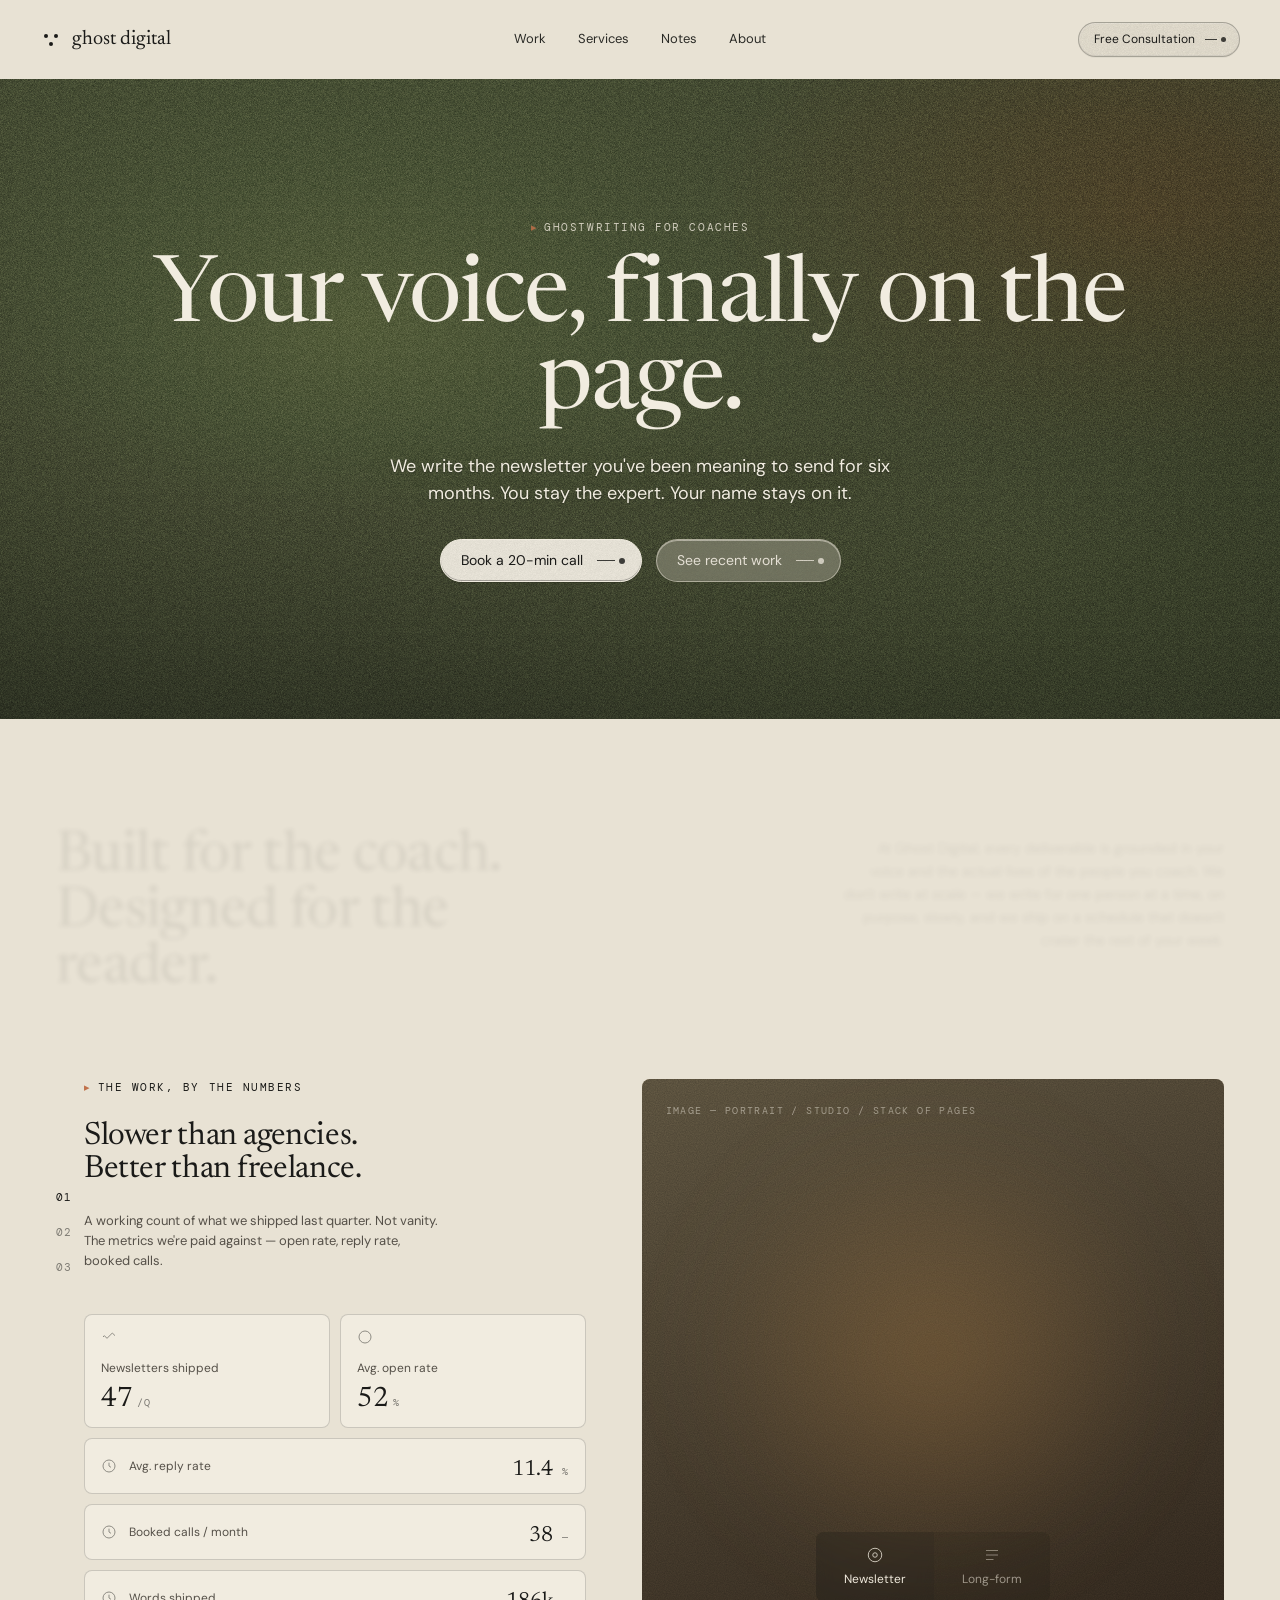
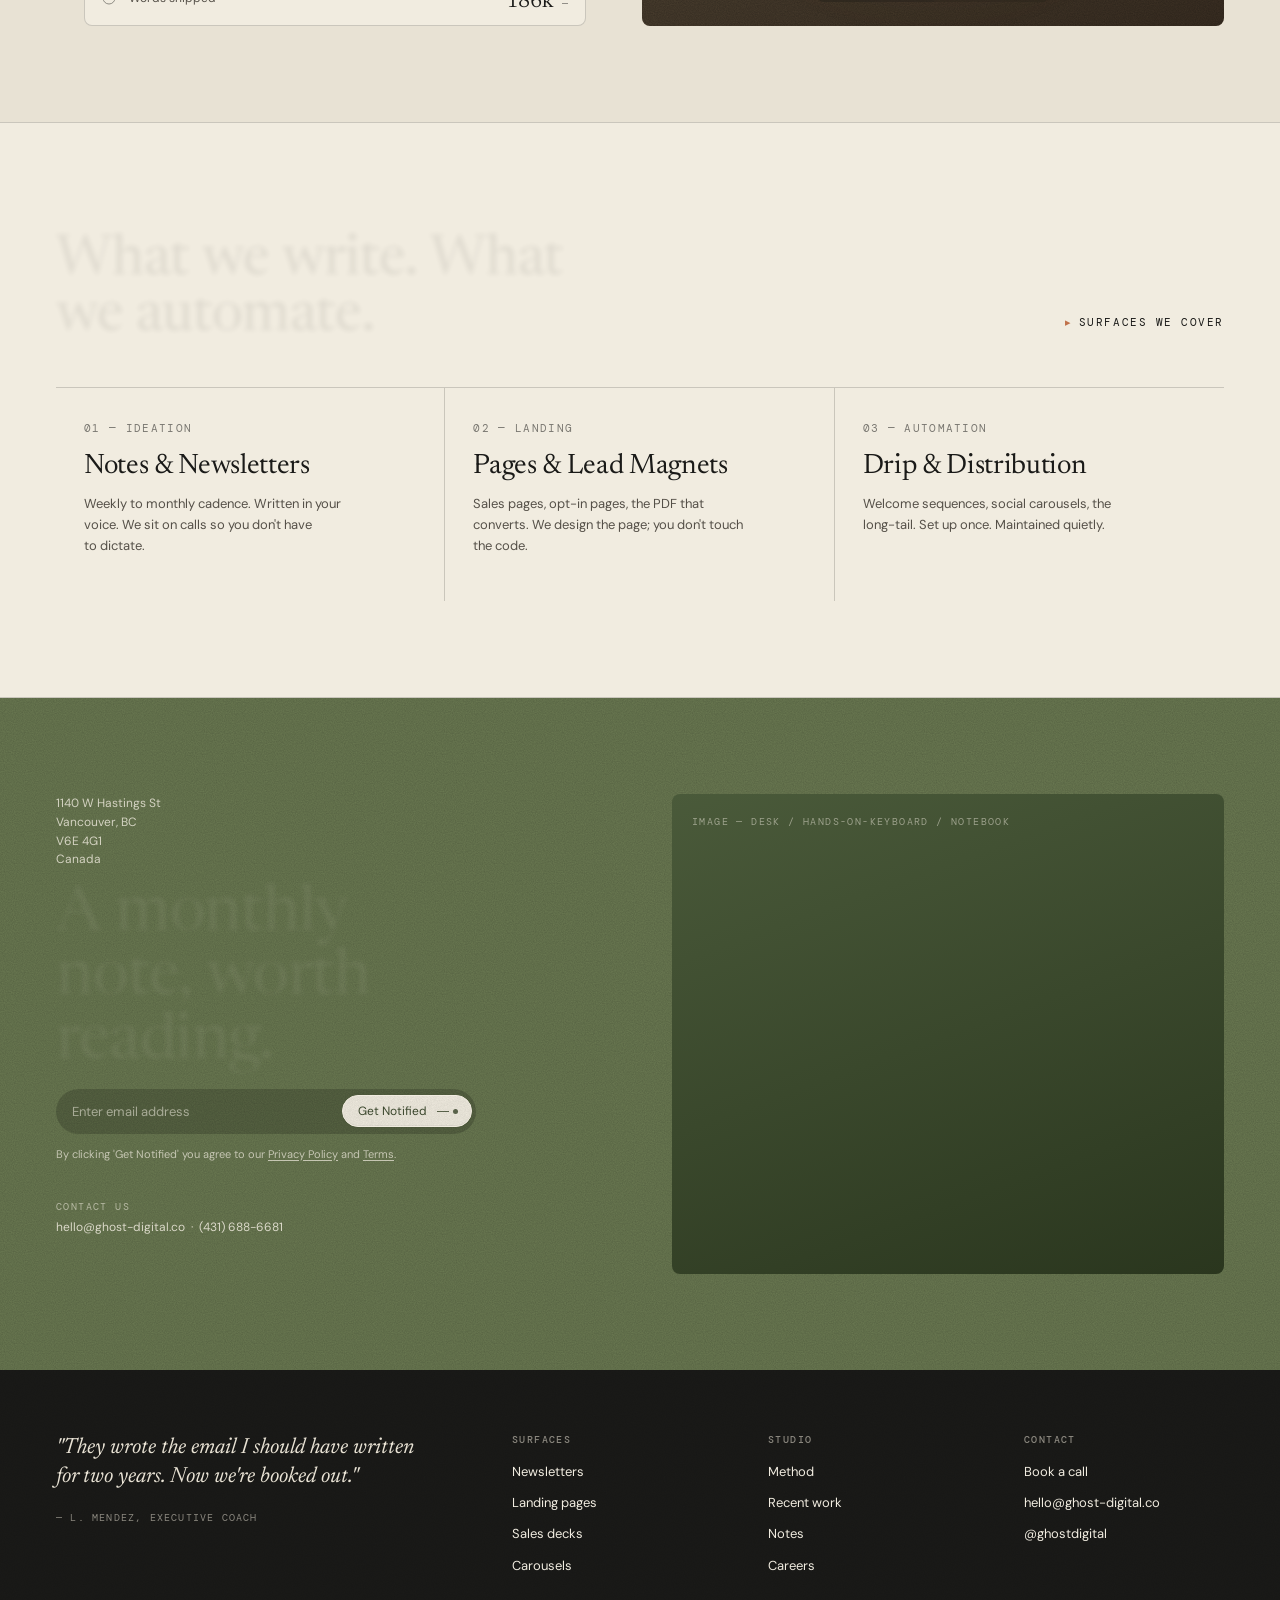
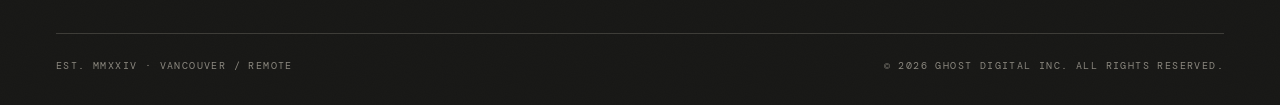
<file: landing-page/index.html>
<!doctype html>
<html lang="en">
<head>
<meta charset="utf-8">
<title>Ghost Digital — Ghostwriting for coaches</title>
<meta name="description" content="Ghostwriting, end-to-end. We write the newsletter, land the page, ship the carousels, automate the drip. You stay the expert. Your name stays on it.">
<meta name="viewport" content="width=device-width, initial-scale=1">
<link rel="preconnect" href="https://fonts.googleapis.com">
<link rel="preconnect" href="https://fonts.gstatic.com" crossorigin>
<link href="https://fonts.googleapis.com/css2?family=Newsreader:ital,opsz,wght@0,6..72,300;0,6..72,400;0,6..72,500;1,6..72,300;1,6..72,400;1,6..72,500&family=DM+Sans:opsz,wght@9..40,300;9..40,400;9..40,500;9..40,600&family=DM+Mono:wght@400;500&display=swap" rel="stylesheet">
<style>
  /* ============================================================
     GHOST DIGITAL — tokens (from colors_and_type.css)
     ============================================================ */
  :root {
    --gd-parchment:#E8E2D4; --gd-parchment-2:#DCD4C2; --gd-bone:#F1ECE0;
    --gd-inkwell:#1A1A18; --gd-ink-2:#2A2A26; --gd-ink-3:#555048; --gd-ink-4:#8A8378;
    --gd-terracotta:#C0714A; --gd-clay:#D4956A; --gd-olive:#6B7A52;
    --gd-deep-olive:#3D4A2E; --gd-driftwood:#8A7E6A;

    --gd-bg:var(--gd-parchment); --gd-bg-elev:var(--gd-bone); --gd-bg-inverse:var(--gd-inkwell);
    --gd-fg-1:var(--gd-inkwell); --gd-fg-2:var(--gd-ink-2); --gd-fg-3:var(--gd-ink-3); --gd-fg-4:var(--gd-ink-4);
    --gd-fg-on-dark:var(--gd-parchment);
    --gd-accent:var(--gd-terracotta); --gd-accent-soft:var(--gd-clay);

    --gd-rule:rgba(26,26,24,0.18); --gd-rule-strong:rgba(26,26,24,0.42); --gd-rule-on-dark:rgba(232,226,212,0.18);

    --gd-font-display:"Newsreader","Perfectly Nineties","EB Garamond",Georgia,serif;
    --gd-font-body:"DM Sans",-apple-system,"Helvetica Neue",Arial,sans-serif;
    --gd-font-mono:"DM Mono",ui-monospace,"SF Mono",Menlo,monospace;

    --gd-radius-md:8px; --gd-radius-pill:999px; --gd-radius-card:12px;
    --gd-shadow-sm:0 2px 8px -2px rgba(26,26,24,0.08);
    --gd-ease:cubic-bezier(0.2,0.6,0.2,1);

    /* final intent locked from the design chat */
    --gd-grain:url("/landing-page/assets/grain.svg");
    --tw-hero-bg:radial-gradient(ellipse 1300px 720px at 28% 38%, #8a9268 0%, transparent 70%),
                 radial-gradient(ellipse 980px 580px at 80% 70%, #6f7a52 0%, transparent 70%),
                 radial-gradient(ellipse 640px 400px at 90% 22%, rgba(180,108,68,.32) 0%, transparent 70%),
                 linear-gradient(180deg, #6e7852 0%, #5a6442 60%, #4a523a 100%);
    --tw-grain:.35;
    --tw-subhead-color:var(--gd-bone);
    --tw-subhead-size:18px;
    --tw-display-italic:normal;       /* no italic-accent trope */
    --tw-reveal-start-o:.08;          /* intense reveal */
    --tw-reveal-blur:2.4px;
    --tw-reveal-ty:14px;
  }

  *{box-sizing:border-box}
  html,body{margin:0;padding:0;background:var(--gd-parchment);}
  img{max-width:100%;display:block}

  .gd{
    font-family:var(--gd-font-body); font-size:15px; line-height:1.55;
    color:var(--gd-fg-1); background:var(--gd-bg);
    -webkit-font-smoothing:antialiased; text-rendering:optimizeLegibility;
  }
  .gd h1,.gd h2,.gd h3,.gd h4{font-family:var(--gd-font-display);font-weight:400;margin:0;}
  .gd h2{font-size:64px;line-height:1.0;letter-spacing:-.018em;}
  .gd h3{font-size:44px;line-height:1.05;letter-spacing:-.012em;}
  .gd h4{font-weight:500;font-size:32px;line-height:1.15;letter-spacing:-.008em;}
  .gd p{font-family:var(--gd-font-body);font-weight:400;font-size:15px;line-height:1.6;color:var(--gd-fg-2);text-wrap:pretty;margin:0 0 1em;}
  .gd a{color:inherit;text-decoration-thickness:1px;text-underline-offset:.15em;}
  .gd a:hover{color:var(--gd-accent);}

  .gd-page{background:var(--gd-parchment);color:var(--gd-inkwell);min-height:100vh;font-family:var(--gd-font-body);}

  /* ---------- nav ---------- */
  .gd-nav{display:grid;grid-template-columns:1fr auto 1fr;align-items:center;padding:22px 40px;position:relative;z-index:5;}
  .gd-nav__brand{display:flex;align-items:center;gap:10px;font-family:var(--gd-font-display);font-size:20px;}
  .gd-nav__brand .mark{display:inline-block;width:22px;height:22px;position:relative;}
  .gd-nav__brand .mark span{position:absolute;width:4px;height:4px;border-radius:999px;background:currentColor;}
  .gd-nav__brand .mark span:nth-child(1){left:4px;top:6px;}
  .gd-nav__brand .mark span:nth-child(2){left:14px;top:6px;}
  .gd-nav__brand .mark span:nth-child(3){left:9px;top:14px;}
  .gd-nav__center{display:flex;gap:32px;justify-content:center;}
  .gd-nav__center a{font-size:13px;color:var(--gd-fg-2);text-decoration:none;}
  .gd-nav__center a:hover{color:var(--gd-accent);}
  .gd-nav__right{display:flex;justify-content:flex-end;}

  /* ---------- pill button ---------- */
  .gd-pill{
    font-family:var(--gd-font-body);font-size:14px;padding:10px 16px 10px 20px;border-radius:999px;
    background:rgba(232,226,212,0.32);
    backdrop-filter:blur(8px) saturate(1.05);-webkit-backdrop-filter:blur(8px) saturate(1.05);
    border:1px solid rgba(26,26,24,0.32);
    box-shadow:inset 0 1px 0 rgba(241,236,224,0.55),inset 0 -1px 0 rgba(26,26,24,0.05),0 1px 0 rgba(26,26,24,0.04);
    color:inherit;display:inline-flex;align-items:center;gap:14px;cursor:pointer;
    transition:all 260ms var(--gd-ease);text-decoration:none;position:relative;isolation:isolate;
  }
  .gd-pill::after{content:"";position:absolute;inset:0;border-radius:inherit;background-image:var(--gd-grain);background-size:120px;mix-blend-mode:multiply;opacity:.18;pointer-events:none;}
  .gd-pill:hover{border-color:rgba(26,26,24,0.6);background:rgba(232,226,212,0.45);}
  .gd-pill .arrow{display:inline-flex;align-items:center;gap:4px;transition:transform 260ms var(--gd-ease);opacity:.82;}
  .gd-pill:hover .arrow{transform:translateX(4px);}
  .gd-pill .line{width:18px;height:1px;background:currentColor;}
  .gd-pill .dot{width:6px;height:6px;border-radius:999px;background:currentColor;}
  .gd-pill.solid{background:rgba(26,26,24,0.78);color:var(--gd-parchment);border-color:rgba(26,26,24,0.92);box-shadow:inset 0 1px 0 rgba(241,236,224,0.18),inset 0 -1px 0 rgba(0,0,0,0.3),0 1px 0 rgba(0,0,0,0.15);}
  .gd-pill.solid:hover{background:rgba(26,26,24,0.92);}
  .gd-pill.sm{font-size:12px;padding:7px 13px 7px 15px;gap:10px;}
  .gd-pill.sm .line{width:12px;} .gd-pill.sm .dot{width:5px;height:5px;}

  /* ---------- eyebrow ---------- */
  .gd-eyebrow{font-family:var(--gd-font-mono);font-size:11px;letter-spacing:.14em;text-transform:uppercase;display:inline-flex;align-items:center;gap:6px;}
  .gd-eyebrow::before{content:"\25B8";color:var(--gd-terracotta);}

  /* ---------- hero ---------- */
  .gd-hero{position:relative;min-height:640px;overflow:hidden;display:flex;align-items:center;justify-content:center;}
  .gd-hero__bg{position:absolute;inset:0;background:var(--tw-hero-bg);}
  .gd-hero__bg::before{content:"";position:absolute;inset:0;background-image:var(--gd-grain);background-size:140px;mix-blend-mode:overlay;opacity:1;}
  .gd-hero__bg::after{content:"";position:absolute;inset:0;background-image:var(--gd-grain);background-size:320px;mix-blend-mode:soft-light;opacity:.8;}
  .gd-hero__grain{position:absolute;inset:0;background-image:var(--gd-grain);background-size:60px;mix-blend-mode:multiply;opacity:var(--tw-grain);pointer-events:none;}
  .gd-hero__halo{position:absolute;inset:0;background:radial-gradient(ellipse 540px 320px at 86% 22%, rgba(196,128,80,.2), transparent 75%);mix-blend-mode:soft-light;pointer-events:none;}
  .gd-hero__inner{position:relative;z-index:2;text-align:center;padding:0 24px;max-width:1100px;margin:0 auto;display:flex;flex-direction:column;align-items:center;}
  .gd-hero__eyebrow{color:var(--gd-parchment);margin-bottom:18px;opacity:.85;}
  .gd-hero__title{font-family:var(--gd-font-display);font-style:var(--tw-display-italic);font-size:92px;line-height:.95;color:var(--gd-bone);letter-spacing:-.02em;font-weight:400;}
  .gd .gd-hero__subtitle{font-family:var(--gd-font-body);font-weight:400;font-size:var(--tw-subhead-size);line-height:1.5;color:var(--tw-subhead-color);margin:22px auto 0;max-width:560px;text-align:center;display:block;text-shadow:0 1px 2px rgba(0,0,0,.35),0 0 28px rgba(0,0,0,.25);}
  .gd .gd-hero__subtitle .gd-st{display:block;}
  .gd-hero__ctas{display:flex;gap:14px;justify-content:center;margin-top:32px;flex-wrap:wrap;}
  .gd-hero__ctas .gd-pill{color:var(--gd-bone);border-color:rgba(232,226,212,.5);}
  .gd-hero__ctas .gd-pill:hover{background:rgba(232,226,212,.1);}
  .gd-hero__ctas .gd-pill.solid{background:var(--gd-bone);color:var(--gd-inkwell);border-color:var(--gd-bone);}

  /* ---------- scroll reveal ---------- */
  .gd-st__w{display:inline-block;--p:0;opacity:calc(var(--tw-reveal-start-o) + var(--p) * (1 - var(--tw-reveal-start-o)));filter:blur(calc((1 - var(--p)) * var(--tw-reveal-blur)));transform:translateY(calc((1 - var(--p)) * var(--tw-reveal-ty)));transition:opacity 520ms var(--gd-ease),filter 520ms var(--gd-ease),transform 520ms var(--gd-ease);}
  @media (prefers-reduced-motion:reduce){.gd-st__w{--p:1 !important;filter:none;transform:none;transition:none;}}

  /* ---------- offset section ---------- */
  .gd-offset{padding:96px 56px;display:grid;grid-template-columns:1.2fr 1fr;gap:80px;}
  .gd-offset__left h2{font-family:var(--gd-font-display);font-size:56px;line-height:1;letter-spacing:-.012em;max-width:460px;}
  .gd-offset__right{padding-top:8px;}
  .gd-offset__right p{text-align:right;max-width:380px;margin-left:auto;color:var(--gd-fg-2);font-size:14px;line-height:1.65;}

  /* ---------- metrics ---------- */
  .gd-metrics{display:grid;grid-template-columns:1fr 1.1fr;gap:56px;padding:0 56px 96px;}
  .gd-metrics__left{display:grid;grid-template-rows:auto auto 1fr;gap:24px;align-content:start;padding-left:28px;position:relative;}
  .gd-metrics__left .index{position:absolute;left:0;top:0;display:flex;flex-direction:column;gap:18px;padding-top:110px;}
  .gd-metrics__left .index span{font-family:var(--gd-font-mono);font-size:11px;letter-spacing:.12em;opacity:.5;}
  .gd-metrics__left .index span.on{opacity:1;color:var(--gd-inkwell);}
  .gd-metrics__left h3{font-family:var(--gd-font-display);font-size:32px;line-height:1.05;}
  .gd-metrics__left p{font-size:13px;color:var(--gd-fg-3);max-width:360px;line-height:1.55;}
  .gd-metrics__tiles{display:grid;grid-template-columns:1fr 1fr;gap:10px;margin-top:6px;}
  .gd-metric{background:var(--gd-bone);border:1px solid var(--gd-rule);border-radius:8px;padding:14px 16px;}
  .gd-metric .ic{width:16px;height:16px;opacity:.55;}
  .gd-metric .nm{font-size:12px;color:var(--gd-ink-3);margin-top:6px;}
  .gd-metric .vl{font-family:var(--gd-font-display);font-size:28px;line-height:1;margin-top:8px;}
  .gd-metric .un{font-family:var(--gd-font-mono);font-size:10px;letter-spacing:.08em;opacity:.55;text-transform:uppercase;margin-left:4px;}
  .gd-metric.row{grid-column:1 / -1;display:flex;align-items:center;gap:12px;padding:12px 16px;}
  .gd-metric.row .nm{margin:0;flex:1;}
  .gd-metric.row .vl{font-size:22px;}
  .gd-metrics__right{background:linear-gradient(160deg,#6b6049,#3a2e22);border-radius:8px;min-height:460px;position:relative;overflow:hidden;}
  .gd-metrics__right::before{content:"";position:absolute;inset:0;background-image:var(--gd-grain);background-size:240px;mix-blend-mode:overlay;opacity:.5;}
  .gd-metrics__right::after{content:"";position:absolute;inset:0;background:radial-gradient(ellipse at 50% 50%, rgba(180,130,70,.35), transparent 60%);filter:blur(40px);}
  .gd-metrics__right .slot-cap{position:absolute;left:24px;top:24px;font-family:var(--gd-font-mono);font-size:10px;letter-spacing:.14em;text-transform:uppercase;color:rgba(241,236,224,.5);}
  .gd-metrics__right .pill-overlay{position:absolute;left:50%;bottom:24px;transform:translateX(-50%);display:flex;gap:0;}
  .gd-metrics__right .pill-overlay .seg{background:rgba(26,26,24,.32);backdrop-filter:blur(8px);color:var(--gd-bone);padding:14px 28px;font-size:12px;display:flex;flex-direction:column;align-items:center;gap:6px;}
  .gd-metrics__right .pill-overlay .seg:first-child{border-radius:8px 0 0 8px;}
  .gd-metrics__right .pill-overlay .seg:last-child{border-radius:0 8px 8px 0;opacity:.55;}
  .gd-metrics__right .pill-overlay .seg .ic{width:18px;height:18px;opacity:.85;}

  /* ---------- services / 3-col ---------- */
  .gd-services{padding:96px 56px;background:var(--gd-bone);border-top:1px solid var(--gd-rule);border-bottom:1px solid var(--gd-rule);}
  .gd-services__head{display:flex;justify-content:space-between;align-items:flex-end;margin-bottom:56px;gap:32px;}
  .gd-services__head h2{font-family:var(--gd-font-display);font-size:56px;line-height:1;letter-spacing:-.012em;max-width:540px;}
  .gd-services__grid{display:grid;grid-template-columns:repeat(3,1fr);gap:0;border-top:1px solid var(--gd-rule);}
  .gd-service{padding:32px 28px;border-right:1px solid var(--gd-rule);}
  .gd-service:last-child{border-right:0;}
  .gd-service .num{font-family:var(--gd-font-mono);font-size:11px;letter-spacing:.12em;opacity:.55;}
  .gd-service h3{font-family:var(--gd-font-display);font-size:28px;line-height:1.1;margin-top:14px;}
  .gd-service p{font-size:13px;line-height:1.6;color:var(--gd-fg-3);margin-top:12px;max-width:280px;}

  /* ---------- newsletter field ---------- */
  .gd-field{background:var(--gd-olive);color:var(--gd-bone);padding:96px 56px;position:relative;overflow:hidden;display:grid;grid-template-columns:1fr 1fr;gap:64px;}
  .gd-field::before{content:"";position:absolute;inset:0;background-image:var(--gd-grain);background-size:240px;mix-blend-mode:multiply;opacity:.35;pointer-events:none;}
  .gd-field > *{position:relative;z-index:1;}
  .gd-field__addr{font-family:var(--gd-font-body);font-size:12px;line-height:1.55;opacity:.8;}
  .gd-field__title{font-family:var(--gd-font-display);font-size:48px;line-height:1.05;margin-top:80px;max-width:420px;}
  .gd-field__form{margin-top:28px;max-width:420px;}
  .gd-field__form .row{display:flex;align-items:center;gap:6px;padding:4px 4px 4px 16px;border-radius:999px;background:rgba(0,0,0,.18);}
  .gd-field__form input{background:transparent;border:0;outline:none;flex:1;color:var(--gd-bone);font-family:var(--gd-font-body);font-size:13px;padding:10px 0;}
  .gd-field__form input::placeholder{color:rgba(241,236,224,.55);}
  .gd-field__form .gd-pill{background:var(--gd-bone);color:var(--gd-deep-olive);border-color:var(--gd-bone);}
  .gd-field__form .micro{font-family:var(--gd-font-body);font-size:11px;opacity:.7;margin-top:12px;}
  .gd-field__form .micro a{color:inherit;text-decoration:underline;}
  .gd-field__contact{font-size:12px;margin-top:36px;opacity:.85;}
  .gd-field__contact .lbl{font-family:var(--gd-font-mono);font-size:10px;letter-spacing:.14em;text-transform:uppercase;opacity:.7;margin-bottom:4px;}
  .gd-field__photo{position:relative;background:linear-gradient(160deg,#4a5a3a,#2a361e);border-radius:8px;min-height:480px;width:100%;overflow:hidden;}
  .gd-field__photo::after{content:"";position:absolute;inset:0;background-image:url("/landing-page/assets/halftone.svg");background-size:220px;background-position:20% 30%;opacity:.25;mix-blend-mode:screen;}
  .gd-field__photo .slot-cap{position:absolute;left:20px;top:20px;font-family:var(--gd-font-mono);font-size:10px;letter-spacing:.14em;text-transform:uppercase;color:rgba(241,236,224,.5);z-index:1;}

  /* ---------- footer ---------- */
  .gd-footer{background:var(--gd-inkwell);color:var(--gd-fg-on-dark);padding:64px 56px 32px;position:relative;overflow:hidden;}
  .gd-footer::before{content:"";position:absolute;inset:0;background-image:var(--gd-grain);background-size:240px;mix-blend-mode:overlay;opacity:.25;pointer-events:none;}
  .gd-footer > *{position:relative;}
  .gd-footer__cols{display:grid;grid-template-columns:2fr 1fr 1fr 1fr;gap:56px;padding-bottom:56px;border-bottom:1px solid var(--gd-rule-on-dark);}
  .gd-footer__cols h4{font-family:var(--gd-font-mono);font-size:10px;letter-spacing:.14em;text-transform:uppercase;opacity:.55;margin:0 0 14px;font-weight:500;}
  .gd-footer__cols ul{list-style:none;padding:0;margin:0;display:flex;flex-direction:column;gap:8px;}
  .gd-footer__cols ul a{color:var(--gd-bone);text-decoration:none;font-size:13px;}
  .gd-footer__cols ul a:hover{color:var(--gd-clay);}
  .gd-footer__lede{font-family:var(--gd-font-display);font-style:italic;font-size:22px;line-height:1.3;max-width:380px;}
  .gd-footer__attrib{margin-top:18px;font-family:var(--gd-font-mono);font-size:10px;letter-spacing:.12em;text-transform:uppercase;opacity:.55;}
  .gd-footer__bottom{display:flex;justify-content:space-between;align-items:center;padding-top:24px;font-family:var(--gd-font-mono);font-size:10px;letter-spacing:.14em;text-transform:uppercase;opacity:.55;gap:16px;}

  /* ---------- responsive ---------- */
  @media (max-width:900px){
    .gd-nav{grid-template-columns:1fr auto;}
    .gd-nav__center{display:none;}
    .gd-hero__title{font-size:clamp(44px,11vw,72px);}
    .gd-offset,.gd-metrics,.gd-field{grid-template-columns:1fr;gap:40px;padding-left:24px;padding-right:24px;}
    .gd-offset__right p{text-align:left;margin-left:0;}
    .gd-metrics__left{padding-left:0;}
    .gd-metrics__left .index{display:none;}
    .gd-services{padding:64px 24px;}
    .gd-services__head{flex-direction:column;align-items:flex-start;}
    .gd-services__head h2{font-size:clamp(34px,9vw,56px);}
    .gd-services__grid{grid-template-columns:1fr;}
    .gd-service{border-right:0;border-bottom:1px solid var(--gd-rule);}
    .gd-service:last-child{border-bottom:0;}
    .gd-field__title{margin-top:24px;}
    .gd-footer__cols{grid-template-columns:1fr 1fr;gap:32px;}
    .gd-footer__bottom{flex-direction:column;align-items:flex-start;}
  }
</style>
</head>
<body>
<div class="gd gd-page">

  <nav class="gd-nav">
    <div class="gd-nav__brand"><span class="mark"><span></span><span></span><span></span></span> ghost digital</div>
    <div class="gd-nav__center">
      <a href="#work">Work</a>
      <a href="#services">Services</a>
      <a href="#notes">Notes</a>
      <a href="#about">About</a>
    </div>
    <div class="gd-nav__right">
      <a class="gd-pill sm" href="#book"><span>Free Consultation</span><span class="arrow"><span class="line"></span><span class="dot"></span></span></a>
    </div>
  </nav>

  <section class="gd-hero" id="about">
    <div class="gd-hero__bg"></div>
    <div class="gd-hero__halo"></div>
    <div class="gd-hero__grain"></div>
    <div class="gd-hero__inner">
      <div class="gd-hero__eyebrow"><span class="gd-eyebrow">Ghostwriting for coaches</span></div>
      <h1 class="gd-hero__title"><span class="gd-st" data-reveal>Your voice, finally on the page.</span></h1>
      <p class="gd-hero__subtitle"><span class="gd-st" data-reveal>We write the newsletter you've been meaning to send for six months. You stay the expert. Your name stays on it.</span></p>
      <div class="gd-hero__ctas">
        <a class="gd-pill solid" href="#book"><span>Book a 20-min call</span><span class="arrow"><span class="line"></span><span class="dot"></span></span></a>
        <a class="gd-pill" href="#work"><span>See recent work</span><span class="arrow"><span class="line"></span><span class="dot"></span></span></a>
      </div>
    </div>
  </section>

  <section class="gd-offset">
    <div class="gd-offset__left">
      <h2><span class="gd-st" data-reveal>Built for the coach. Designed for the reader.</span></h2>
    </div>
    <div class="gd-offset__right">
      <p><span class="gd-st" data-reveal>At Ghost Digital, every deliverable is grounded in your voice and the actual lives of the people you coach. We don't write at scale — we write for one person at a time, on purpose, slowly, and we ship on a schedule that doesn't crater the rest of your week.</span></p>
    </div>
  </section>

  <section class="gd-metrics" id="work">
    <div class="gd-metrics__left">
      <div class="index"><span class="on">01</span><span>02</span><span>03</span></div>
      <span class="gd-eyebrow">The work, by the numbers</span>
      <h3>Slower than agencies.<br>Better than freelance.</h3>
      <p>A working count of what we shipped last quarter. Not vanity. The metrics we're paid against — open rate, reply rate, booked calls.</p>
      <div class="gd-metrics__tiles">
        <div class="gd-metric">
          <svg class="ic" viewBox="0 0 24 24" stroke="currentColor" stroke-width="1.25" fill="none"><path d="M3 12l2-2 4 4 8-8 4 4"/></svg>
          <div class="nm">Newsletters shipped</div>
          <div class="vl">47<span class="un">/q</span></div>
        </div>
        <div class="gd-metric">
          <svg class="ic" viewBox="0 0 24 24" stroke="currentColor" stroke-width="1.25" fill="none"><circle cx="12" cy="12" r="9"/></svg>
          <div class="nm">Avg. open rate</div>
          <div class="vl">52<span class="un">%</span></div>
        </div>
        <div class="gd-metric row">
          <svg class="ic" viewBox="0 0 24 24" stroke="currentColor" stroke-width="1.25" fill="none"><circle cx="12" cy="12" r="9"/><path d="M12 7v5l3 2"/></svg>
          <div class="nm">Avg. reply rate</div>
          <div class="vl">11.4 <span class="un">%</span></div>
        </div>
        <div class="gd-metric row">
          <svg class="ic" viewBox="0 0 24 24" stroke="currentColor" stroke-width="1.25" fill="none"><circle cx="12" cy="12" r="9"/><path d="M12 7v5l3 2"/></svg>
          <div class="nm">Booked calls / month</div>
          <div class="vl">38 <span class="un">—</span></div>
        </div>
        <div class="gd-metric row">
          <svg class="ic" viewBox="0 0 24 24" stroke="currentColor" stroke-width="1.25" fill="none"><circle cx="12" cy="12" r="9"/><path d="M12 7v5l3 2"/></svg>
          <div class="nm">Words shipped</div>
          <div class="vl">186k <span class="un">—</span></div>
        </div>
      </div>
    </div>
    <div class="gd-metrics__right">
      <div class="slot-cap">Image — portrait / studio / stack of pages</div>
      <div class="pill-overlay">
        <div class="seg">
          <svg class="ic" viewBox="0 0 24 24" stroke="currentColor" stroke-width="1.25" fill="none"><circle cx="12" cy="12" r="3"/><circle cx="12" cy="12" r="9"/></svg>
          Newsletter
        </div>
        <div class="seg">
          <svg class="ic" viewBox="0 0 24 24" stroke="currentColor" stroke-width="1.25" fill="none"><path d="M4 6h16M4 12h16M4 18h10"/></svg>
          Long-form
        </div>
      </div>
    </div>
  </section>

  <section class="gd-services" id="services">
    <div class="gd-services__head">
      <h2><span class="gd-st" data-reveal>What we write. What we automate.</span></h2>
      <span class="gd-eyebrow">Surfaces we cover</span>
    </div>
    <div class="gd-services__grid">
      <div class="gd-service">
        <div class="num">01 — IDEATION</div>
        <h3>Notes &amp; Newsletters</h3>
        <p>Weekly to monthly cadence. Written in your voice. We sit on calls so you don't have to dictate.</p>
      </div>
      <div class="gd-service">
        <div class="num">02 — LANDING</div>
        <h3>Pages &amp; Lead Magnets</h3>
        <p>Sales pages, opt-in pages, the PDF that converts. We design the page; you don't touch the code.</p>
      </div>
      <div class="gd-service">
        <div class="num">03 — AUTOMATION</div>
        <h3>Drip &amp; Distribution</h3>
        <p>Welcome sequences, social carousels, the long-tail. Set up once. Maintained quietly.</p>
      </div>
    </div>
  </section>

  <section class="gd-field" id="book">
    <div>
      <div class="gd-field__addr">
        1140 W Hastings St<br>
        Vancouver, BC<br>
        V6E 4G1<br>
        Canada
      </div>
      <h2 class="gd-field__title"><span class="gd-st" data-reveal>A monthly note, worth reading.</span></h2>
      <form class="gd-field__form" id="notify-form">
        <div class="row">
          <input type="email" name="email" placeholder="Enter email address" required>
          <button class="gd-pill sm" type="submit"><span id="notify-label">Get Notified</span><span class="arrow"><span class="line"></span><span class="dot"></span></span></button>
        </div>
        <div class="micro">By clicking 'Get Notified' you agree to our <a href="#">Privacy Policy</a> and <a href="#">Terms</a>.</div>
      </form>
      <div class="gd-field__contact">
        <div class="lbl">Contact us</div>
        hello@ghost-digital.co &nbsp;·&nbsp; (431) 688-6681
      </div>
    </div>
    <div class="gd-field__photo">
      <div class="slot-cap">Image — desk / hands-on-keyboard / notebook</div>
    </div>
  </section>

  <footer class="gd-footer" id="notes">
    <div class="gd-footer__cols">
      <div>
        <div class="gd-footer__lede">"They wrote the email I should have written for two years. Now we're booked out."</div>
        <div class="gd-footer__attrib">— L. Mendez, executive coach</div>
      </div>
      <div>
        <h4>Surfaces</h4>
        <ul>
          <li><a href="#services">Newsletters</a></li>
          <li><a href="#services">Landing pages</a></li>
          <li><a href="#services">Sales decks</a></li>
          <li><a href="#services">Carousels</a></li>
        </ul>
      </div>
      <div>
        <h4>Studio</h4>
        <ul>
          <li><a href="#about">Method</a></li>
          <li><a href="#work">Recent work</a></li>
          <li><a href="#notes">Notes</a></li>
          <li><a href="#">Careers</a></li>
        </ul>
      </div>
      <div>
        <h4>Contact</h4>
        <ul>
          <li><a href="#book">Book a call</a></li>
          <li><a href="mailto:hello@ghost-digital.co">hello@ghost-digital.co</a></li>
          <li><a href="#">@ghostdigital</a></li>
        </ul>
      </div>
    </div>
    <div class="gd-footer__bottom">
      <span>EST. MMXXIV · VANCOUVER / REMOTE</span>
      <span>© 2026 Ghost Digital Inc. All rights reserved.</span>
    </div>
  </footer>

</div>

<script>
  // Split [data-reveal] text into per-word spans (matches ScrollText)
  document.querySelectorAll('.gd-st[data-reveal]').forEach(function (el) {
    var parts = el.textContent.split(/(\s+)/);
    el.textContent = '';
    parts.forEach(function (w) {
      if (/^\s+$/.test(w)) { el.appendChild(document.createTextNode(w)); }
      else if (w.length) {
        var s = document.createElement('span');
        s.className = 'gd-st__w';
        s.textContent = w;
        el.appendChild(s);
      }
    });
  });

  // Scroll-driven saturation/blur reveal (ported from useScrollReveal)
  var words = document.querySelectorAll('.gd-st__w');
  function update() {
    var vh = window.innerHeight;
    var start = vh * 0.92, end = vh * 0.55;
    words.forEach(function (el) {
      var r = el.getBoundingClientRect();
      var p = Math.max(0, Math.min(1, (start - r.top) / (start - end)));
      el.style.setProperty('--p', p.toFixed(3));
    });
  }
  update();
  window.addEventListener('scroll', update, { passive: true });
  window.addEventListener('resize', update);

  // Newsletter form — inert demo confirmation
  var form = document.getElementById('notify-form');
  if (form) form.addEventListener('submit', function (e) {
    e.preventDefault();
    document.getElementById('notify-label').textContent = 'Sent ✓';
  });
</script>
</body>
</html>
</file>
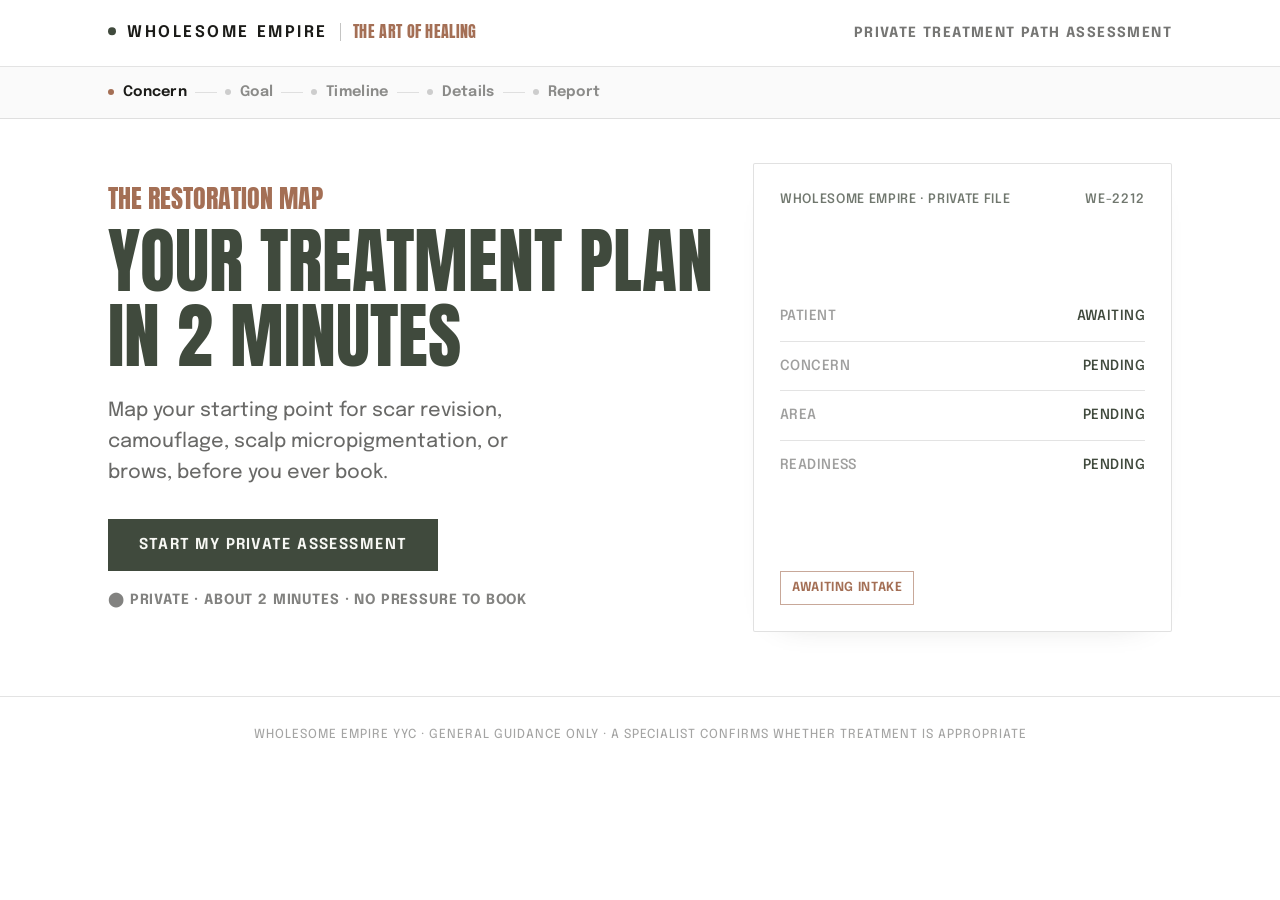
<file: restoration-map/index.html>
<!doctype html>
<html lang="en">
<head>
<meta charset="utf-8" />
<meta name="viewport" content="width=device-width, initial-scale=1" />
<title>The Restoration Map · Wholesome Empire YYC</title>
<script>if (window.self !== window.top || /[?&]embed\b/.test(location.search)) document.documentElement.classList.add("is-embed");</script>
<meta name="description" content="Map your starting point for scar revision, camouflage, scalp micropigmentation, or brows. A private treatment-path assessment." />
<meta name="robots" content="index,follow" />
<link rel="preconnect" href="https://fonts.googleapis.com" />
<link rel="preconnect" href="https://fonts.gstatic.com" crossorigin />
<link href="https://fonts.googleapis.com/css2?family=Anton&family=Epilogue:wght@300..800&display=swap" rel="stylesheet" />
<style>
/* ==========================================================================
   THE RESTORATION MAP — Wholesome Empire YYC (design concept B)
   Black editorial shell, warm clinic-file interior, topographic healing lines.
   Reuses the tested engine in /tools/wholesome/*. Tokens namespaced --rm-*.
   ========================================================================== */
:root{
  --rm-ink:#0B0B0A; --rm-white:#F7F8F4; --rm-paper:#E9EDE3; --rm-grey:#D8D6D0;
  --rm-charcoal:#1B1B18; --rm-olive:#404A3D; --rm-sage:#DDE4D8; --rm-clay:#A46F55;
  --rm-blush:#D7B7A9;
  --rm-bg:#FFFFFF; --rm-surface:#FFFFFF;
  --rm-line:rgba(27,27,24,.13); --rm-line-2:rgba(27,27,24,.26);
  --rm-line-dark:rgba(27,27,24,.12);
  --rm-fdisplay:"Anton",Impact,"Haettenschweiler","Arial Narrow",sans-serif;
  --rm-fbody:"Epilogue",-apple-system,"Segoe UI",Roboto,Helvetica,Arial,sans-serif;
  --rm-flabel:"Epilogue",-apple-system,"Segoe UI",Roboto,Helvetica,Arial,sans-serif;
  --rm-fmono:var(--rm-flabel);
  --rm-ease:cubic-bezier(.2,.7,.2,1);
  --rm-maxw:1120px;
}
*{box-sizing:border-box}
html,body{margin:0;padding:0}
body{ background:var(--rm-bg); color:var(--rm-charcoal); font-family:var(--rm-fbody); font-weight:450; font-size:18.5px; line-height:1.6; -webkit-font-smoothing:antialiased; }
img{max-width:100%;display:block}
button{font-family:inherit}

/* full-page topographic watermark on the black shell */
#rm-contours{ position:fixed; inset:0; z-index:0; pointer-events:none; overflow:hidden; }
#rm-contours svg{ position:absolute; }

/* --- header (black editorial) ------------------------------------------- */
.rm-head{ position:relative; z-index:3; border-bottom:1px solid var(--rm-line-dark); }
.rm-head__in{ max-width:var(--rm-maxw); margin:0 auto; padding:20px 28px; display:flex; align-items:center; justify-content:space-between; gap:16px; }
.rm-brand{ display:flex; align-items:center; gap:11px; font-family:var(--rm-flabel); font-weight:650; letter-spacing:.16em; text-transform:uppercase; font-size:16px; color:var(--rm-charcoal); text-decoration:none; }
.rm-brand .dot{ width:8px;height:8px;border-radius:50%;background:var(--rm-olive); transform:translateY(-.11em); } /* centre on the caps, not the line box */
.rm-brand__tag{ font-family:var(--rm-fdisplay); font-weight:400; font-size:16px; letter-spacing:.02em; color:var(--rm-clay); padding-left:12px; margin-left:1px; border-left:1px solid var(--rm-line-2); line-height:1.1; transform:translateY(-.066em); }
@media(max-width:400px){ .rm-brand{ font-size:13px; gap:9px } .rm-brand__tag{ font-size:13px; padding-left:9px } }
.rm-head__meta{ font-family:var(--rm-fmono); font-weight:700; font-size:14px; letter-spacing:.1em; text-transform:uppercase; color:rgba(27,27,24,.6); }
@media(max-width:640px){ .rm-head__meta{ display:none } }

/* --- map strip (progress) ----------------------------------------------- */
.rm-strip{ position:relative; z-index:3; border-bottom:1px solid var(--rm-line-dark); background:rgba(27,27,24,.02); }
.rm-strip__in{ max-width:var(--rm-maxw); margin:0 auto; padding:14px 28px; display:flex; align-items:center; gap:8px; overflow-x:auto; }
.rm-step{ display:flex; align-items:center; gap:9px; font-family:var(--rm-flabel); font-weight:650; font-size:14.5px; letter-spacing:.02em; color:rgba(27,27,24,.5); white-space:nowrap; }
.rm-step__dot{ width:6px; height:6px; border-radius:50%; background:currentColor; opacity:.4; flex:none; }
.rm-step.is-active .rm-step__dot{ opacity:1; background:var(--rm-clay); }
.rm-step.is-active{ color:var(--rm-charcoal); }
.rm-step.is-done{ color:var(--rm-olive); }
.rm-step .tick{ color:var(--rm-olive); }
.rm-step__sep{ flex:none; width:22px; height:1px; background:var(--rm-line-dark); }
@media(max-width:640px){ .rm-strip__in{ padding:12px 20px } .rm-step__sep{ width:12px } .rm-step{ font-size:11.5px } }

/* --- layout shell -------------------------------------------------------- */
.rm-main{ position:relative; z-index:2; max-width:var(--rm-maxw); margin:0 auto; padding:0 28px; }
.rm-grid{ display:grid; grid-template-columns:1fr 300px; gap:34px; align-items:start; padding:44px 0 64px; }
.rm-grid.is-full{ grid-template-columns:1fr; }
@media(max-width:860px){ .rm-grid{ grid-template-columns:1fr; gap:20px; padding:26px 0 48px } }

.rm-stage{ min-height:52vh; animation:rm-in 460ms var(--rm-ease) both; }
@keyframes rm-in{ from{opacity:0; transform:translateY(16px)} to{opacity:1;transform:none} }
@keyframes rm-rise{ from{opacity:0; transform:translateY(14px)} to{opacity:1;transform:none} }
@media(prefers-reduced-motion:reduce){ .rm-stage,.rm-card,.rm-stagger>*{animation:none!important} }

/* --- eyebrow / headings -------------------------------------------------- */
.rm-eyebrow{ font-family:var(--rm-flabel); font-weight:700; font-size:15px; letter-spacing:.02em; color:var(--rm-clay); margin:0 0 16px; }
.rm-kicker{ font-family:var(--rm-fdisplay); font-weight:400; font-size:clamp(18px,2.6vw,26px); line-height:1.2; letter-spacing:normal; text-transform:uppercase; color:var(--rm-clay); margin:0 0 10px; }
.rm-h1{ font-family:var(--rm-fdisplay); font-weight:400; font-size:clamp(40px,6.6vw,72px); line-height:1.04; letter-spacing:normal; text-transform:uppercase; color:var(--rm-olive); margin:0 0 22px; }
.rm-h2{ font-family:var(--rm-fbody); font-weight:500; font-size:clamp(24px,3.4vw,34px); line-height:1.22; letter-spacing:-.012em; color:var(--rm-olive); margin:0 0 12px; }
.rm-sub{ color:rgba(27,27,24,.66); font-size:19.5px; line-height:1.6; max-width:40ch; margin:0 0 30px; }
.rm-help{ font-family:var(--rm-flabel); font-weight:650; font-size:16px; letter-spacing:.01em; color:rgba(27,27,24,.6); margin:0 0 26px; }

/* --- welcome ------------------------------------------------------------- */
.rm-welcome{ display:grid; grid-template-columns:1.3fr .9fr; gap:40px; align-items:center; }
@media(max-width:860px){ .rm-welcome{ grid-template-columns:1fr; gap:26px } }
.rm-filecard{ position:relative; border:1px solid var(--rm-line); border-radius:2px; background:var(--rm-surface); padding:26px; overflow:hidden; aspect-ratio:1/1.12; display:flex; flex-direction:column; justify-content:space-between; box-shadow:0 12px 34px -30px rgba(27,27,24,.3); }
.rm-filecard__tag{ font-family:var(--rm-flabel); font-weight:550; font-size:13px; letter-spacing:.05em; text-transform:uppercase; color:rgba(64,74,61,.75); }
.rm-filecard__top{ display:flex; justify-content:space-between; gap:12px; }
.rm-filerows{ display:flex; flex-direction:column; margin:auto 0; }
.rm-filerow{ display:flex; justify-content:space-between; align-items:baseline; gap:16px; padding:13px 0; border-bottom:1px solid var(--rm-line-dark); font-family:var(--rm-flabel); font-weight:550; font-size:14px; letter-spacing:.03em; text-transform:uppercase; }
.rm-filerow:last-child{ border-bottom:none; }
.rm-filerow>span:first-child{ color:rgba(27,27,24,.42); }
.rm-filerow>span:last-child{ color:var(--rm-olive); }
.rm-filestamp{ align-self:flex-start; font-family:var(--rm-flabel); font-weight:650; font-size:12.5px; letter-spacing:.05em; text-transform:uppercase; color:var(--rm-clay); border:1px solid rgba(164,111,85,.6); border-radius:0; padding:6px 11px; }
.rm-btn{ font-family:var(--rm-flabel); font-weight:650; letter-spacing:.08em; text-transform:uppercase; font-size:15px; cursor:pointer; border:1px solid var(--rm-line-2); border-radius:0; padding:17px 30px; background:var(--rm-surface); color:var(--rm-ink); transition:background 180ms var(--rm-ease), transform 120ms var(--rm-ease); display:inline-flex; align-items:center; gap:12px; text-decoration:none; }
.rm-btn:hover{ background:var(--rm-sage); }
.rm-btn:active{ transform:translateY(1px); }
.rm-btn--olive{ background:var(--rm-olive); color:var(--rm-white); border-color:var(--rm-olive); }
.rm-btn--olive:hover{ background:#4a5744; }
.rm-btn--full{ width:100%; justify-content:center; }
.rm-privacy{ display:flex; align-items:center; gap:8px; font-family:var(--rm-fmono); font-weight:700; font-size:14px; letter-spacing:.06em; text-transform:uppercase; color:rgba(27,27,24,.55); margin:18px 0 0; }

/* --- path cards ---------------------------------------------------------- */
.rm-cards{ display:flex; flex-direction:column; gap:12px; }
.rm-cards--grid{ display:grid; grid-template-columns:1fr 1fr; gap:12px; }
@media(max-width:560px){ .rm-cards--grid{ grid-template-columns:1fr } }
.rm-pathcard{ position:relative; text-align:left; cursor:pointer; background:var(--rm-surface); color:var(--rm-charcoal); border:1px solid var(--rm-line); border-radius:8px; padding:20px 22px; overflow:hidden; transition:transform 160ms var(--rm-ease), border-color 160ms var(--rm-ease), box-shadow 200ms var(--rm-ease); }
.rm-pathcard:hover{ transform:translateY(-2px); border-color:var(--rm-olive); box-shadow:0 16px 34px -24px rgba(27,27,24,.35); }
.rm-pathcard:focus-visible{ outline:2px solid var(--rm-olive); outline-offset:2px; }
.rm-pathcard.is-selected{ border-color:var(--rm-olive); box-shadow:inset 0 0 0 1px var(--rm-olive); background:#f0ede5; }
.rm-pathcard__n{ display:none; }
.rm-pathcard__t{ font-family:var(--rm-fbody); font-weight:550; font-size:19.5px; line-height:1.38; letter-spacing:0; margin:3px 0 0; color:var(--rm-charcoal); }
.rm-pathcard__d{ font-size:15.5px; line-height:1.5; color:rgba(27,27,24,.62); margin:7px 0 0; }
.rm-pathcard__lines{ position:absolute; right:-30px; top:-20px; width:170px; height:170px; opacity:0; transition:opacity 320ms var(--rm-ease); pointer-events:none; }
.rm-pathcard.is-selected .rm-pathcard__lines{ opacity:.18; }
.rm-stamp{ position:absolute; top:14px; right:14px; font-family:var(--rm-fmono); font-weight:700; font-size:11.5px; letter-spacing:.12em; text-transform:uppercase; color:var(--rm-olive); border:1.5px solid var(--rm-olive); border-radius:3px; padding:4px 8px; transform:rotate(-4deg) scale(.6); opacity:0; transition:all 260ms var(--rm-ease); }
.rm-pathcard.is-selected .rm-stamp{ opacity:1; transform:rotate(-4deg) scale(1); }
/* multi-select cards (area picker) */
.rm-pathcard--multi{ padding-right:54px; }
.rm-multibox{ position:absolute; top:20px; right:20px; width:22px; height:22px; border-radius:6px; border:1.5px solid var(--rm-line-2); background:var(--rm-surface); transition:all 160ms var(--rm-ease); }
.rm-pathcard--multi.is-selected .rm-multibox{ background:var(--rm-olive); border-color:var(--rm-olive); }
.rm-pathcard--multi.is-selected .rm-multibox::after{ content:""; position:absolute; left:7px; top:3px; width:6px; height:11px; border:solid var(--rm-white); border-width:0 2px 2px 0; transform:rotate(45deg); }
.rm-areanext{ margin-top:20px; }
.rm-btn:disabled{ opacity:.45; cursor:not-allowed; }

/* --- timeline (for the timeline screen) --------------------------------- */
.rm-vtimeline{ position:relative; display:flex; flex-direction:column; max-width:520px; margin:8px 0 0; }
.rm-vtimeline::before{ content:""; position:absolute; left:10px; top:22px; bottom:22px; width:2px; background:var(--rm-line-dark); }
.rm-vt-node{ position:relative; z-index:1; display:flex; align-items:center; gap:18px; padding:14px 4px; background:none; border:none; cursor:pointer; text-align:left; transition:transform 140ms var(--rm-ease); }
.rm-vt-node:hover{ transform:translateX(3px); }
.rm-vt-node:focus-visible{ outline:2px solid var(--rm-olive); outline-offset:3px; border-radius:4px; }
.rm-vt-dot{ flex:none; width:22px; height:22px; border-radius:50%; background:var(--rm-surface); border:2px solid rgba(27,27,24,.32); transition:all 200ms var(--rm-ease); }
.rm-vt-node:hover .rm-vt-dot{ border-color:var(--rm-olive); }
.rm-vt-node.is-selected .rm-vt-dot{ background:var(--rm-olive); border-color:var(--rm-olive); }
.rm-vt-lab{ font-family:var(--rm-fbody); font-weight:550; font-size:19.5px; letter-spacing:.005em; color:rgba(27,27,24,.78); line-height:1.3; }
.rm-vt-node:hover .rm-vt-lab, .rm-vt-node.is-selected .rm-vt-lab{ color:var(--rm-olive); }
@media(max-width:640px){ .rm-vt-lab{ font-size:16px } }

/* --- map so far (sidebar / drawer) -------------------------------------- */
.rm-map{ position:sticky; top:20px; border:1px solid var(--rm-line); border-radius:8px; background:var(--rm-surface); overflow:hidden; }
.rm-map>summary{ list-style:none; cursor:default; padding:16px 20px; font-family:var(--rm-flabel); font-weight:650; font-size:14px; letter-spacing:.12em; text-transform:uppercase; color:var(--rm-olive); border-bottom:1px solid var(--rm-line); display:flex; align-items:center; justify-content:space-between; }
.rm-map>summary::-webkit-details-marker{ display:none; }
.rm-map__caret{ display:none; }
.rm-map__body{ padding:6px 20px 18px; }
.rm-maprow{ padding:13px 0; border-bottom:1px solid var(--rm-line-dark); animation:rm-rise 400ms var(--rm-ease) both; }
.rm-maprow:last-child{ border-bottom:none; }
.rm-maprow__k{ font-family:var(--rm-fmono); font-weight:700; font-size:13px; letter-spacing:.1em; text-transform:uppercase; color:rgba(27,27,24,.55); }
.rm-maprow__v{ font-size:16.5px; color:var(--rm-charcoal); margin-top:3px; line-height:1.35; }
.rm-maprow__v.olive{ color:var(--rm-olive); font-family:var(--rm-fbody); font-weight:550; font-size:17.5px; letter-spacing:0; }
.rm-map__empty{ font-size:15px; color:rgba(27,27,24,.4); padding:10px 0; }
@media(max-width:860px){
  .rm-map{ position:static; order:2; margin-top:6px; }
  .rm-map>summary{ cursor:pointer; }
  .rm-map__caret{ display:inline; transition:transform 200ms var(--rm-ease); }
  .rm-map:not([open]) .rm-map__caret{ transform:rotate(-90deg); }
}

/* --- contact ------------------------------------------------------------- */
.rm-field{ margin:0 0 16px; }
.rm-label{ display:block; font-family:var(--rm-fmono); font-weight:700; font-size:14px; letter-spacing:.08em; text-transform:uppercase; color:rgba(27,27,24,.68); margin:0 0 7px; }
.rm-input{ width:100%; padding:14px 16px; font-size:18.5px; font-family:inherit; color:var(--rm-charcoal); background:var(--rm-surface); border:1px solid var(--rm-line-2); border-radius:6px; }
.rm-input:focus{ outline:none; border-color:var(--rm-olive); }
.rm-check{ display:flex; align-items:flex-start; gap:11px; margin:8px 0; cursor:pointer; }
.rm-check input{ margin-top:3px; width:17px;height:17px; accent-color:var(--rm-olive); flex:none; }
.rm-check span{ font-size:15.5px; color:rgba(27,27,24,.72); line-height:1.5; }
.rm-err{ color:#e0a08b; font-size:15px; min-height:1px; margin:6px 0 0; }

/* --- building transition ------------------------------------------------- */
.rm-building{ min-height:56vh; display:flex; flex-direction:column; justify-content:center; align-items:flex-start; }
.rm-building__t{ font-family:var(--rm-fmono); font-size:12px; letter-spacing:.16em; text-transform:uppercase; color:var(--rm-clay); margin:0 0 22px; }
.rm-building__step{ font-family:var(--rm-fbody); font-weight:550; font-size:clamp(18px,2.6vw,22px); color:rgba(27,27,24,.3); margin:0 0 12px; transition:color 400ms var(--rm-ease); display:flex; align-items:center; gap:14px; }
.rm-building__step.is-on{ color:var(--rm-olive); }
.rm-building__step .tick{ color:var(--rm-olive); font-family:var(--rm-fmono); font-size:18.5px; opacity:0; transition:opacity 300ms var(--rm-ease); }
.rm-building__step.is-on .tick{ opacity:1; }

/* --- report (warm clinic file) ------------------------------------------ */
.rm-report{ background:var(--rm-surface); color:var(--rm-charcoal); border:1px solid var(--rm-line); border-radius:10px; overflow:hidden; box-shadow:0 30px 70px -48px rgba(27,27,24,.4); animation:rm-in 520ms var(--rm-ease) both; }
.rm-report__head{ position:relative; background:#EBEFE6; color:var(--rm-charcoal); border-bottom:1px solid var(--rm-line); padding:32px 34px; overflow:hidden; }
.rm-report__lines{ position:absolute; inset:0; opacity:.14; pointer-events:none; }
.rm-report__ey{ font-family:var(--rm-flabel); font-weight:650; font-size:14px; letter-spacing:.14em; text-transform:uppercase; color:var(--rm-olive); position:relative; }
.rm-report__ttl{ font-family:var(--rm-fbody); font-weight:500; font-size:clamp(30px,4.6vw,44px); line-height:1.12; letter-spacing:-.02em; color:var(--rm-olive); margin:8px 0 16px; position:relative; }
.rm-report__ids{ display:flex; gap:26px; flex-wrap:wrap; position:relative; }
.rm-report__id{ font-family:var(--rm-fmono); font-weight:700; font-size:14px; letter-spacing:.07em; text-transform:uppercase; color:rgba(27,27,24,.68); }
.rm-report__id b{ color:var(--rm-charcoal); font-weight:650; }
.rm-report__body{ padding:30px 34px 36px; }
@media(max-width:560px){ .rm-report__head,.rm-report__body{ padding-left:22px; padding-right:22px } }

.rm-block{ padding:24px 0; border-top:1px solid var(--rm-line); }
.rm-block:first-child{ border-top:none; padding-top:8px; }
.rm-mono{ font-family:var(--rm-flabel); font-weight:700; font-size:15px; letter-spacing:.01em; color:var(--rm-olive); margin:0 0 10px; }
.rm-sectitle{ font-family:var(--rm-fbody); font-weight:600; font-size:clamp(20px,2.6vw,25px); line-height:1.28; letter-spacing:-.01em; color:var(--rm-olive); margin:0 0 14px; }
.rm-fear .rm-sectitle{ color:var(--rm-olive); font-size:clamp(19px,2.4vw,23px); line-height:1.28; }
.rm-mono b{ color:var(--rm-charcoal); font-weight:700; }
.rm-path{ font-family:var(--rm-fbody); font-weight:600; font-size:clamp(22px,3vw,29px); line-height:1.22; letter-spacing:-.015em; color:var(--rm-olive); margin:0; }
.rm-body{ font-size:18px; line-height:1.66; color:rgba(27,27,24,.82); margin:0; }
.rm-badge{ display:inline-flex; align-items:center; gap:9px; font-family:var(--rm-flabel); font-weight:650; font-size:14.5px; letter-spacing:.1em; text-transform:uppercase; padding:8px 14px; border-radius:0; border:1.5px solid; }
.rm-badge[data-b="Ready for consult"]{ color:var(--rm-olive); border-color:var(--rm-olive); background:var(--rm-sage); }
.rm-badge[data-b="Photo review recommended"]{ color:var(--rm-white); border-color:var(--rm-charcoal); background:var(--rm-charcoal); }
.rm-badge[data-b="Wait and prepare"]{ color:#5a3a29; border-color:var(--rm-clay); background:#eaddd4; }
.rm-badge[data-b="Specialist review recommended"]{ color:var(--rm-white); border-color:var(--rm-ink); background:var(--rm-ink); }
.rm-badge[data-b="Education first"]{ color:#3a3a35; border-color:#9a978d; background:var(--rm-grey); }
.rm-checkgrid{ display:grid; grid-template-columns:1fr 1fr; gap:10px 22px; margin:4px 0 0; }
@media(max-width:520px){ .rm-checkgrid{ grid-template-columns:1fr } }
.rm-checkgrid li{ list-style:none; display:flex; align-items:flex-start; gap:10px; font-size:16.5px; color:var(--rm-charcoal); }
.rm-checkgrid li::before{ content:"✓"; color:var(--rm-olive); font-weight:700; }
.rm-prep{ list-style:none; margin:4px 0 0; padding:0; display:grid; gap:11px; }
.rm-prep li{ display:flex; align-items:flex-start; gap:12px; font-size:17.5px; color:var(--rm-charcoal); }
.rm-prep li::before{ content:""; flex:none; width:15px; height:15px; margin-top:2px; border:1.5px solid var(--rm-olive); border-radius:3px; }
.rm-report__sub{ font-family:var(--rm-fbody); font-size:17.5px; color:rgba(27,27,24,.72); margin:0 0 18px; max-width:46ch; position:relative; }
.rm-body b{ color:var(--rm-charcoal); font-weight:650; }
.rm-qs{ list-style:none; margin:6px 0 0; padding:0; display:grid; gap:11px; }
.rm-qs li{ display:flex; align-items:flex-start; gap:11px; font-size:17.5px; line-height:1.5; color:var(--rm-charcoal); }
.rm-qs li::before{ content:"?"; font-family:var(--rm-fmono); font-weight:700; color:var(--rm-clay); flex:none; }
.rm-track{ list-style:none; margin:6px 0 24px; padding:0; display:grid; grid-template-columns:repeat(4,1fr); gap:6px; }
.rm-track__s{ display:flex; flex-direction:column; gap:9px; }
.rm-track__bar{ height:6px; background:rgba(27,27,24,.1); }
.rm-track__s.is-done .rm-track__bar{ background:var(--rm-olive); opacity:.55; }
.rm-track__s.is-now .rm-track__bar{ background:var(--rm-olive); }
.rm-track__lab{ font-size:15.5px; font-weight:550; line-height:1.3; color:rgba(27,27,24,.45); }
.rm-track__s.is-done .rm-track__lab{ color:rgba(64,74,61,.7); }
.rm-track__s.is-now .rm-track__lab{ color:var(--rm-olive); font-weight:700; }
.rm-track__here{ font-size:14.5px; font-weight:650; color:var(--rm-clay); margin-top:-5px; }
.rm-ready__stage{ font-weight:600; font-size:clamp(22px,3vw,28px); line-height:1.2; letter-spacing:-.015em; color:var(--rm-charcoal); margin:0 0 8px; }
.rm-forward{ margin:18px 0 0; padding:16px 18px; border-left:3px solid var(--rm-clay); background:rgba(164,111,85,.07); }
.rm-forward__k{ font-size:15.5px; font-weight:700; color:var(--rm-clay); margin:0 0 4px; }
.rm-forward__v{ font-size:18px; line-height:1.55; color:var(--rm-charcoal); margin:0; }
.rm-plan{ list-style:none; margin:8px 0 0; padding:0; position:relative; }
.rm-plan::before{ content:""; position:absolute; left:6px; top:12px; bottom:12px; width:2px; background:rgba(27,27,24,.1); }
.rm-plan__s{ position:relative; display:flex; gap:18px; padding:0 0 22px; }
.rm-plan__s:last-child{ padding-bottom:0; }
.rm-plan__s > div{ flex:1; min-width:0; }
.rm-plan__dot{ flex:none; position:relative; z-index:1; width:14px; height:14px; margin-top:5px; border-radius:50%; background:var(--rm-surface); border:2px solid rgba(64,74,61,.45); }
.rm-plan__s.is-next .rm-plan__dot{ background:var(--rm-clay); border-color:var(--rm-clay); box-shadow:0 0 0 4px rgba(164,111,85,.16); }
.rm-plan__t{ font-weight:650; font-size:19.5px; line-height:1.35; color:var(--rm-olive); margin:0 0 3px; }
.rm-plan__tag{ margin-left:10px; font-size:15px; font-weight:650; color:var(--rm-clay); }
.rm-plan__d{ font-size:17.5px; line-height:1.55; color:rgba(27,27,24,.72); margin:0; max-width:70ch; }
@media(max-width:520px){ .rm-track__lab{ font-size:14px } .rm-track__here{ font-size:12.5px; white-space:nowrap } .rm-plan__tag{ display:block; margin:2px 0 0 } }
.rm-endcta .rm-body{ margin:0 0 20px; }
@media(max-width:640px){ .rm-endcta .rm-btn{ width:100%; justify-content:center; } .rm-btn{ font-size:14px; letter-spacing:.05em; padding:17px 16px; text-align:center; } }
/* embedded on their site: their header sits above us, and vh units would feed back into the iframe height */
.is-embed .rm-head{ display:none; }
.is-embed .rm-stage, .is-embed .rm-building{ min-height:0; }
.is-embed .rm-grid{ padding-top:28px; }
.rm-ba{ margin:2px 0 0; }
.rm-ba img{ display:block; width:100%; max-width:440px; height:auto; border-radius:10px; border:1px solid var(--rm-line); background:var(--rm-paper); }
.rm-ba__cap{ font-family:var(--rm-fmono); font-size:14px; font-weight:700; letter-spacing:.05em; text-transform:uppercase; color:var(--rm-olive); margin:12px 0 0; }
.rm-ba__note{ font-size:15px; line-height:1.5; color:rgba(27,27,24,.6); margin:7px 0 0; max-width:48ch; }
.rm-next{ background:var(--rm-olive); color:var(--rm-white); border-radius:2px; padding:26px 26px; }
@media(max-width:640px){ .rm-next{ padding:22px 14px; } .rm-next .rm-btn{ letter-spacing:.03em; padding:17px 10px; } }
.rm-next .rm-mono{ color:rgba(246,243,238,.6); }
.rm-next .rm-mono b{ color:var(--rm-white); }
.rm-next__h{ font-family:var(--rm-fbody); font-weight:600; font-size:23px; line-height:1.25; letter-spacing:-.01em; color:var(--rm-white); margin:0 0 7px; }
.rm-next__d{ font-size:16.5px; color:rgba(246,243,238,.78); margin:0 0 18px; }
.rm-fear{ background:var(--rm-sage); border-radius:6px; padding:20px 22px; }
.rm-fear .rm-mono{ color:var(--rm-olive); }
.rm-fear p{ margin:8px 0 0; font-size:18px; line-height:1.62; color:rgba(30,40,30,.9); }
.rm-cta-row{ display:flex; flex-direction:column; gap:10px; margin-top:6px; }
.rm-btn--ghostlight{ background:transparent; color:var(--rm-white); border:1px solid rgba(246,243,238,.4); }
.rm-btn--ghostlight:hover{ background:rgba(246,243,238,.1); border-color:var(--rm-white); color:var(--rm-white); }
.rm-disc{ font-size:14px; line-height:1.55; color:rgba(27,27,24,.5); border-left:2px solid var(--rm-line); padding:2px 0 2px 14px; margin:22px 0 0; }
.rm-stagger>*{ animation:rm-rise 560ms var(--rm-ease) both; }

/* --- when-picker (scar start) + days calculator ------------------------- */
.rm-when{ display:flex; flex-direction:column; gap:16px; max-width:520px; }
.rm-when__or{ display:flex; align-items:center; gap:14px; font-family:var(--rm-fmono); font-weight:700; font-size:14px; letter-spacing:.08em; text-transform:uppercase; color:rgba(27,27,24,.5); }
.rm-when__or::before,.rm-when__or::after{ content:""; flex:1; height:1px; background:var(--rm-line-dark); }
.rm-when__year{ width:100%; padding:16px 18px; font-family:var(--rm-fbody); font-size:18.5px; color:var(--rm-charcoal); background:var(--rm-surface) url("data:image/svg+xml;utf8,<svg xmlns='http://www.w3.org/2000/svg' width='12' height='8' viewBox='0 0 12 8'><path d='M1 1l5 5 5-5' fill='none' stroke='%233E4938' stroke-width='1.6'/></svg>") no-repeat right 18px center; border:1px solid var(--rm-line-2); border-radius:6px; appearance:none; -webkit-appearance:none; cursor:pointer; }
.rm-when__year:focus{ outline:none; border-color:var(--rm-olive); }
.rm-when__unsure{ align-self:flex-start; cursor:pointer; font-family:var(--rm-fbody); font-size:16px; color:rgba(27,27,24,.55); background:none; border:none; padding:2px; text-decoration:underline; text-underline-offset:3px; }
.rm-when__unsure:hover{ color:var(--rm-olive); }
.rm-days__num{ font-family:var(--rm-fbody); font-weight:400; letter-spacing:-.04em; font-size:clamp(66px,14vw,124px); line-height:.9; color:var(--rm-charcoal); margin:6px 0 0; font-variant-numeric:tabular-nums; }
.rm-days__unit{ font-family:var(--rm-fmono); font-weight:700; text-transform:uppercase; letter-spacing:.26em; font-size:15px; color:var(--rm-olive); margin:4px 0 16px; }

/* --- footer -------------------------------------------------------------- */
.rm-foot{ position:relative; z-index:2; border-top:1px solid var(--rm-line-dark); padding:28px; text-align:center; font-family:var(--rm-fmono); font-size:12.5px; letter-spacing:.08em; text-transform:uppercase; color:rgba(27,27,24,.4); }
.rm-hidden{ display:none!important; }
.rm-spin{ display:inline-block; width:14px;height:14px; border:2px solid rgba(246,243,238,.35); border-top-color:var(--rm-white); border-radius:50%; animation:rm-spin .7s linear infinite; }
@keyframes rm-spin{ to{ transform:rotate(360deg) } }
</style>
</head>
<body>
<div id="rm-contours"></div>

<header class="rm-head">
  <div class="rm-head__in">
    <a class="rm-brand" href="https://www.wholesomeempireyyc.com"><span class="dot"></span>Wholesome Empire<span class="rm-brand__tag">The Art of Healing</span></a>
    <span class="rm-head__meta">Private Treatment Path Assessment</span>
  </div>
</header>

<div class="rm-strip"><div class="rm-strip__in" id="strip"></div></div>

<main class="rm-main">
  <div class="rm-grid is-full" id="grid">
    <section class="rm-stage" id="stage"></section>
    <details class="rm-map rm-hidden" id="map" open>
      <summary>Your map so far <span class="rm-map__caret">▾</span></summary>
      <div class="rm-map__body" id="mapBody"></div>
    </details>
  </div>
</main>

<footer class="rm-foot">Wholesome Empire YYC · General guidance only · A specialist confirms whether treatment is appropriate</footer>

<script type="module">
import { assess } from '/tools/wholesome/assessment.js';
import { SCREENS, flowFor, REPORT, FLAG_LABELS, DISCLAIMER, LETTER, DAYS_COPY, personalSummary } from '/tools/wholesome/content.js';

// ---- embed mode (inside an iframe on wholesomeempireyyc.com/assessment) ----
// The host page sizes the iframe to our content height and scrolls for us.
const EMBED = window.self !== window.top || new URLSearchParams(location.search).has('embed');
if (EMBED) {
  document.documentElement.classList.add('is-embed');
  const post = (msg) => { try { window.parent.postMessage(msg, '*'); } catch (_) {} };
  let lastH = 0;
  const sendHeight = () => {
    const h = Math.ceil(document.documentElement.getBoundingClientRect().height);
    if (Math.abs(h - lastH) > 1) { lastH = h; post({ type: 'rm-height', h }); }
  };
  new ResizeObserver(sendHeight).observe(document.documentElement);
  window.addEventListener('load', sendHeight);
  window.__rmPost = post;
}
function scrollToolTop() {
  if (EMBED) window.__rmPost({ type: 'rm-scroll' });
  else window.scrollTo({ top: 0, behavior: 'smooth' });
}

// ---- config (swap for the clinic's real details before launch) ----
const CONFIG = {
  site: 'https://www.wholesomeempireyyc.com',
  // Free virtual consults in their Jane booking site, matched to each branch.
  consultUrls: {
    scars: 'https://wholesomeempireyyc.janeapp.com/#/discipline/1/treatment/8',   // Scars/Stretch Marks - VIRTUAL CONSULT ($0)
    smp: 'https://wholesomeempireyyc.janeapp.com/#/discipline/1/treatment/5',     // SMP - VIRTUAL
    brows: 'https://wholesomeempireyyc.janeapp.com/#/discipline/1/treatment/6',   // Brow Consult - VIRTUAL
    unsure: 'https://wholesomeempireyyc.janeapp.com/#/consultations',             // all consults
  },
  treatmentUrls: {
    revision: 'https://www.wholesomeempireyyc.com/scars-stretch-marks-calgary',
    camouflage: 'https://www.wholesomeempireyyc.com/scars-stretch-marks-calgary',
    smp: 'https://www.wholesomeempireyyc.com/smp-micropigmentation-calgary',
    brow: 'https://www.wholesomeempireyyc.com/powderbrows-calgary',
    match: 'https://www.wholesomeempireyyc.com/services',
  },
};
// ---- real before/after results, matched to the path family (actual Wholesome Empire clients) ----
const BA = {
  revision:   { src: '/restoration-map/assets/ba/scars-stomach.jpg', w: 874,  h: 1000, alt: 'Stomach stretch marks before and after: faded and more even after a five-week revision protocol at a Calgary clinic.', cap: 'Stretch mark revision · before vs. after a 5-week protocol' },
  camouflage: { src: '/restoration-map/assets/ba/scars-arm.jpg',     w: 1000, h: 786,  alt: 'Arm stretch marks before and after: softened and blended into the surrounding skin at a Calgary clinic.', cap: 'Stretch mark work · before vs. after' },
  smp:        { src: '/restoration-map/assets/ba/smp-2.webp',        w: 750,  h: 750,  alt: 'Scalp micropigmentation before and after: visible thinning along the part (inset) restored to the look of fuller density.', cap: 'Scalp micropigmentation · before (inset) vs. after' },
  brow:       { src: '/restoration-map/assets/ba/brows-2.webp',      w: 1080, h: 1080, alt: 'Brow before and after: sparse, light brows (top) restored to a defined, natural shape (bottom).', cap: 'Brow restoration · before (top) vs. after (bottom)' },
  match:      { src: '/restoration-map/assets/ba/scars-arm.jpg',     w: 1000, h: 786,  alt: 'A recent stretch mark result at a Calgary clinic: softened and more even after treatment.', cap: 'A recent clinic result · before vs. after' },
};
const BA_NOTE = 'A recent result from Wholesome Empire. Individual results vary with skin type, the age of the mark, and the number of sessions.';
// ---- readiness track + step-by-step plan ----
const TRACK = ['Learning', 'Preparing', 'Reviewing', 'Ready to book'];
const TRACK_IDX = { 'Education first': 0, 'Wait and prepare': 1, 'Photo review recommended': 2, 'Specialist review recommended': 2, 'Ready for consult': 3 };
const FORWARD = {
  'Education first': 'Knowing which treatment fits you. A read of the treatment page, or a free virtual consult, moves you to the next stage.',
  'Wait and prepare': 'Time. Once the area has stopped changing, healing or feeling sensitive, a photo review is your next step.',
  'Photo review recommended': "A few clear photos. Once the clinic has seen the area, you'll know what's possible and can book with confidence.",
  'Specialist review recommended': 'One conversation. Your answers have a few moving parts, and a short call with a specialist is the quickest way to a clear plan.',
  'Ready for consult': 'Booking your consult. Your answers say the area is ready and you know what you want.',
};
const PLAN = {
  scars: [
    ['Free virtual consult', 'A short, private conversation about your area and what you want to change.'],
    ['Photo review', 'Send a few photos using the shot list below so the clinic can see the area properly.'],
    ['Your treatment plan', 'The clinic recommends an approach for your skin and tells you how many sessions to expect.'],
    ['First session', 'Treatment happens in a private room at the Calgary clinic.'],
    ['Settle and review', "Your skin is given time to settle between sessions. The clinic's own results are photographed around six weeks after a session."],
  ],
  smp: [
    ['Free virtual consult', 'Talk through your hair loss, the look you want, and any previous treatments.'],
    ['Photo review', 'Photos of your hairline, crown and sides help the clinic plan shape and density.'],
    ['Your treatment plan', 'Hairline shape, density and shade are agreed before anything starts.'],
    ['First session', 'The first layer of pigment goes in at the Calgary clinic.'],
    ['Build the density', 'SMP is built up in layers, so plans often include more than one session. The clinic confirms yours on the call.'],
  ],
  brows: [
    ['Free virtual consult', 'Talk through your brows today and the look you want.'],
    ['Shape and shade', 'Your shape and shade are mapped to your face before any pigment goes in.'],
    ['Your brow session', 'Your brows are done in a private room at the Calgary clinic.'],
    ['Heal and touch up', 'Brows soften as they heal, and a touch-up is a normal part of the process. The clinic confirms the timing.'],
  ],
  unsure: [
    ['Free virtual consult', 'A short, private conversation to work out which treatment suits you.'],
    ['Your treatment match', 'The clinic points you to the option that fits your goals, and tells you honestly if one does not.'],
    ['Photo review', 'If it helps, send a few photos so the clinic can see what you are working with.'],
    ['Your plan', 'You leave with a clear plan, and book only when it feels right.'],
  ],
};
function planFor(branch, stage) {
  const steps = [...(PLAN[branch] || PLAN[branch + 's'] || PLAN.unsure)];
  if (stage === 'Wait and prepare') steps.unshift(['Let the area settle', 'Give it time until it has stopped changing, healing or feeling sensitive. That is when the clinic can properly see what is possible.']);
  if (stage === 'Education first') steps.unshift(['Learn your options', 'Read about the treatment that matches your answers, then book the free virtual consult when you feel ready.']);
  return steps;
}
const treatmentUrl = (fam) => CONFIG.treatmentUrls[fam] || CONFIG.site;
const consultUrl = (branch) => CONFIG.consultUrls[branch] || CONFIG.consultUrls.unsure;
function ctaHref(nextStepId, fam, branch) {
  if (nextStepId === 'learn_more') return treatmentUrl(fam);
  return consultUrl(branch); // consult, photo review and plan-ahead all start with the free virtual consult
}
const extAttr = (h) => (/^https?:/.test(h) ? ' target="_blank" rel="noopener"' : '');

// ---- session ----
const uuid = () => (crypto.randomUUID ? crypto.randomUUID()
  : '10000000-1000-4000-8000-100000000000'.replace(/[018]/g, c =>
      (c ^ crypto.getRandomValues(new Uint8Array(1))[0] & 15 >> c / 4).toString(16)));
let sessionId = sessionStorage.getItem('rm_sid') || uuid();
sessionStorage.setItem('rm_sid', sessionId);
const utmSource = new URLSearchParams(location.search).get('utm_source');
const referrer = document.referrer || null;
let submissionId = null;
// short, stable "case number" derived from the session
const pathId = 'WE-' + (parseInt(sessionId.replace(/[^0-9a-f]/g, '').slice(0, 6), 16) % 9000 + 1000);

function track(event_type, metadata) {
  try {
    fetch('/api/wholesome-event', { method: 'POST', headers: { 'content-type': 'application/json' },
      body: JSON.stringify({ session_id: sessionId, event_type, metadata: { ...metadata, design: 'restoration_map' } }), keepalive: true });
  } catch (_) {}
}

// ---- topographic contour generator (the signature motif) ----
function contour(w, h, cx, cy, rings, baseR, step, color, sw = 1) {
  let p = '';
  for (let k = 0; k < rings; k++) {
    const R = baseR + k * step, N = 60, pts = [];
    for (let i = 0; i <= N; i++) {
      const a = (i / N) * Math.PI * 2;
      const noise = Math.sin(a * 3 + k * .55) * step * .30 + Math.sin(a * 5 + k * 1.3) * step * .16 + Math.sin(a * 2 - k) * step * .12;
      const r = R + noise;
      pts.push([(cx + Math.cos(a) * r).toFixed(1), (cy + Math.sin(a) * r * .86).toFixed(1)]);
    }
    p += `<path d="M${pts.map(q => q.join(' ')).join(' L')} Z" fill="none" stroke="${color}" stroke-width="${sw}"/>`;
  }
  return `<svg viewBox="0 0 ${w} ${h}" width="${w}" height="${h}" xmlns="http://www.w3.org/2000/svg" preserveAspectRatio="xMidYMid slice">${p}</svg>`;
}
// page watermark
document.getElementById('rm-contours').innerHTML =
  `<div style="position:absolute;right:-14vw;top:-6vh;opacity:.7">${contour(760, 760, 380, 380, 13, 40, 26, 'rgba(62,73,56,0.05)')}</div>` +
  `<div style="position:absolute;left:-18vw;bottom:-16vh;opacity:.6">${contour(680, 680, 340, 340, 11, 34, 27, 'rgba(164,111,85,0.05)')}</div>`;

// ---- state ----
const answers = {};
let $stage = document.getElementById('stage');
const $strip = document.getElementById('strip');
const $grid = document.getElementById('grid');
const $map = document.getElementById('map');
const $mapBody = document.getElementById('mapBody');
const esc = s => String(s).replace(/[&<>"]/g, c => ({ '&': '&amp;', '<': '&lt;', '>': '&gt;', '"': '&quot;' }[c]));
const labelOf = (sid, oid) => { const s = SCREENS[sid]; const o = s && s.options.find(x => x.id === oid); return o ? o.label : ''; };

function paint(html, cls = '') {
  const fresh = $stage.cloneNode(false); fresh.className = 'rm-stage ' + cls; fresh.innerHTML = html;
  $stage.parentElement.replaceChild(fresh, $stage); $stage = fresh; return fresh;
}

// ---- progress strip ----
const STAGES = [['01', 'Concern'], ['02', 'Goal'], ['03', 'Timeline'], ['04', 'Details'], ['05', 'Report']];
function stageIndex(screenId) {
  if (screenId === 'concern' || screenId === 'welcome') return 0;
  if (/^goal_/.test(screenId)) return 1;
  if (screenId === 'timeline') return 2;
  if (screenId === 'contact' || screenId === 'building' || screenId === 'report') return 4;
  return 3; // readiness + barrier
}
function renderStrip(activeIdx) {
  $strip.innerHTML = STAGES.map((s, i) => {
    const cls = i < activeIdx ? 'is-done' : i === activeIdx ? 'is-active' : '';
    const mark = i < activeIdx ? '<span class="tick">✓</span>' : '<span class="rm-step__dot"></span>';
    return `<span class="rm-step ${cls}">${mark}${esc(s[1])}</span>` + (i < STAGES.length - 1 ? '<span class="rm-step__sep"></span>' : '');
  }).join('');
}

// ---- "your map so far" ----
function updateMap() {
  const rows = [];
  if (answers.concern) rows.push(['Concern', CONCERN_LABEL[answers.concern] || labelOf('concern', answers.concern)]);
  const goalKey = 'goal_' + (answers.concern || '');
  if (answers[goalKey]) rows.push(['Goal', labelOf(goalKey, answers[goalKey])]);
  if (answers.timeline) rows.push(['Timeline', labelOf('timeline', answers.timeline)]);
  let likely = null;
  if (answers.concern && answers[goalKey]) { try { likely = assess(answers).bestFitPath; } catch (_) {} }
  const body = rows.map(r => `<div class="rm-maprow"><div class="rm-maprow__k">${esc(r[0])}</div><div class="rm-maprow__v">${esc(r[1])}</div></div>`).join('')
    + (likely ? `<div class="rm-maprow"><div class="rm-maprow__k">Likely path</div><div class="rm-maprow__v olive">${esc(likely)}</div></div>` : '');
  $mapBody.innerHTML = body || '<p class="rm-map__empty">Your answers will appear here as we map your path.</p>';
}
function showMap(on) { $map.classList.toggle('rm-hidden', !on); $grid.classList.toggle('is-full', !on); }

// ---- concern (custom path cards) ----
const CONCERN_CARDS = [
  { id: 'scars', n: '01', t: 'Skin: Scars + Stretch Marks', d: 'Texture, colour, raised or uneven skin' },
  { id: 'smp', n: '02', t: 'Scalp + Hairline', d: 'Density, hairline, crown, or scalp scars' },
  { id: 'brows', n: '03', t: 'Brows', d: 'Shape, fullness, definition, old brow work' },
  { id: 'unsure', n: '04', t: 'Not Sure Yet', d: 'Start broad and get guided' },
];
const CONCERN_LABEL = { scars: 'Scars + stretch marks', smp: 'Scalp + hairline', brows: 'Brows', unsure: 'Not sure yet' };

function showWelcome() {
  showMap(false); renderStrip(0);
  const el = paint(`
    <div class="rm-welcome">
      <div>
        <p class="rm-kicker">The Restoration Map</p>
        <h1 class="rm-h1">Your treatment plan in 2 minutes</h1>
        <p class="rm-sub">Map your starting point for scar revision, camouflage, scalp micropigmentation, or brows, before you ever book.</p>
        <button class="rm-btn rm-btn--olive" id="start">Start My Private Assessment</button>
        <p class="rm-privacy">⬤ Private · about 2 minutes · no pressure to book</p>
      </div>
      <div class="rm-filecard">
        <div class="rm-filecard__top">
          <span class="rm-filecard__tag">Wholesome Empire · Private File</span>
          <span class="rm-filecard__tag">${esc(pathId)}</span>
        </div>
        <div class="rm-filerows">
          <div class="rm-filerow"><span>Patient</span><span>Awaiting</span></div>
          <div class="rm-filerow"><span>Concern</span><span>Pending</span></div>
          <div class="rm-filerow"><span>Area</span><span>Pending</span></div>
          <div class="rm-filerow"><span>Readiness</span><span>Pending</span></div>
        </div>
        <div class="rm-filestamp">Awaiting Intake</div>
      </div>
    </div>`, 'rm-welcome-wrap');
  el.querySelector('#start').addEventListener('click', () => { track('started', {}); goto('concern'); });
}

function showConcern() {
  showMap(true); renderStrip(0); updateMap();
  const cards = CONCERN_CARDS.map(c => `
    <button class="rm-pathcard" data-id="${c.id}">
      <span class="rm-stamp">Added to your map</span>
      <span class="rm-pathcard__lines">${contour(170, 170, 85, 85, 6, 18, 16, 'rgba(62,73,56,1)')}</span>
      <span class="rm-pathcard__n">${c.n} /</span>
      <div class="rm-pathcard__t">${esc(c.t)}</div>
      <div class="rm-pathcard__d">${esc(c.d)}</div>
    </button>`).join('');
  const el = paint(`
    <p class="rm-eyebrow">Your concern</p>
    <h2 class="rm-h2">What would you like to map first?</h2>
    <p class="rm-help">Pick the one that feels closest</p>
    <div class="rm-cards rm-cards--grid">${cards}</div>`);
  wireCards(el, 'concern');
}

// ---- generic question (path cards) ----
function showQuestion(screenId) {
  const s = SCREENS[screenId]; if (!s) return;
  showMap(true); renderStrip(stageIndex(screenId)); updateMap();
  if (screenId === 'timeline') return showTimeline();
  if (screenId === 'scar_heal') return showWhenPicker();
  if (screenId === 'scar_area') return showAreaPicker();
  const sel = answers[screenId];
  const cards = s.options.map((o, i) => `
    <button class="rm-pathcard ${sel === o.id ? 'is-selected' : ''}" data-id="${o.id}">
      <span class="rm-stamp">Added to your map</span>
      <span class="rm-pathcard__n">${String(i + 1).padStart(2, '0')} /</span>
      <div class="rm-pathcard__t">${esc(o.label)}</div>
    </button>`).join('');
  const el = paint(`
    <p class="rm-eyebrow">${esc(stageEyebrow(screenId))}</p>
    <h2 class="rm-h2">${esc(s.question)}</h2>
    ${s.help ? `<p class="rm-help">${esc(s.help)}</p>` : ''}
    <div class="rm-cards rm-cards--grid">${cards}</div>`);
  wireCards(el, screenId);
}

// ---- multi-select area picker (scars can span more than one area) ----
function showAreaPicker() {
  const s = SCREENS.scar_area;
  const chosen = new Set(Array.isArray(answers.scar_area) ? answers.scar_area : (answers.scar_area ? [answers.scar_area] : []));
  const cards = s.options.map((o, i) => `
    <button class="rm-pathcard rm-pathcard--multi ${chosen.has(o.id) ? 'is-selected' : ''}" data-id="${o.id}" aria-pressed="${chosen.has(o.id)}">
      <span class="rm-multibox"></span>
      <span class="rm-pathcard__n">${String(i + 1).padStart(2, '0')} /</span>
      <div class="rm-pathcard__t">${esc(o.label)}</div>
    </button>`).join('');
  const el = paint(`
    <p class="rm-eyebrow">A few details</p>
    <h2 class="rm-h2">${esc(s.question)}</h2>
    <p class="rm-help">Select all that apply</p>
    <div class="rm-cards rm-cards--grid">${cards}</div>
    <button class="rm-btn rm-btn--olive rm-areanext" id="areaNext" ${chosen.size ? '' : 'disabled'}>Continue</button>`);
  const next = el.querySelector('#areaNext');
  el.querySelectorAll('.rm-pathcard').forEach((card) => card.addEventListener('click', () => {
    const id = card.dataset.id;
    if (chosen.has(id)) chosen.delete(id); else chosen.add(id);
    card.classList.toggle('is-selected', chosen.has(id));
    card.setAttribute('aria-pressed', chosen.has(id));
    next.disabled = chosen.size === 0;
  }));
  next.addEventListener('click', () => {
    if (!chosen.size) return;
    answers.scar_area = [...chosen];
    updateMap();
    advance();
  });
}

function showTimeline() {
  const s = SCREENS.timeline;
  const order = ['researching', 'waiting', 'event', 'ready', 'unsure_ready'];
  const sel = answers.timeline;
  const nodes = order.map(id => {
    const lab = labelOf('timeline', id);
    return `<button class="rm-vt-node ${sel === id ? 'is-selected' : ''}" data-id="${id}"><span class="rm-vt-dot"></span><span class="rm-vt-lab">${esc(lab)}</span></button>`;
  }).join('');
  const el = paint(`
    <p class="rm-eyebrow">Your timeline</p>
    <h2 class="rm-h2">${esc(s.question)}</h2>
    <p class="rm-help">Place yourself on the path</p>
    <div class="rm-vtimeline">${nodes}</div>`);
  el.querySelectorAll('[data-id]').forEach(n => n.addEventListener('click', () => {
    answers.timeline = n.dataset.id;
    el.querySelectorAll('[data-id]').forEach(x => x.classList.remove('is-selected'));
    n.classList.add('is-selected'); updateMap(); setTimeout(advance, 300);
  }));
}

// "When did it first appear?" — feeds both the readiness bucket and a real
// day count (answers.scar_start) for the "days you've carried this" moment.
const NOW_YEAR = new Date().getFullYear();
function showWhenPicker() {
  let years = '';
  for (let y = NOW_YEAR; y >= NOW_YEAR - 45; y--) years += `<option value="${y}">${y}</option>`;
  years += `<option value="older">Before ${NOW_YEAR - 45}</option>`;
  const el = paint(`
    <p class="rm-eyebrow">A few details</p>
    <h2 class="rm-h2">${esc(SCREENS.scar_heal.question)}</h2>
    <p class="rm-help">${esc(SCREENS.scar_heal.help || '')}</p>
    <div class="rm-when">
      <button class="rm-pathcard" data-heal="lt6"><span class="rm-stamp">Added to your map</span><span class="rm-pathcard__n">01 /</span><div class="rm-pathcard__t">Within the last few months</div></button>
      <div class="rm-when__or"><span>or the year it started</span></div>
      <select class="rm-when__year" id="whenYear" aria-label="Year it started"><option value="">Choose a year…</option>${years}</select>
      <button class="rm-when__unsure" data-heal="unsure">I'm not sure</button>
    </div>`);
  const commit = (heal, year, recent) => { answers.scar_heal = heal; answers.scar_start = year ? { year } : (recent ? { recent: true } : null); updateMap(); setTimeout(advance, 260); };
  el.querySelector('[data-heal="lt6"]').addEventListener('click', e => { e.currentTarget.classList.add('is-selected'); commit('lt6', null, true); });
  el.querySelector('[data-heal="unsure"]').addEventListener('click', () => commit('unsure', null, false));
  el.querySelector('#whenYear').addEventListener('change', ev => {
    const v = ev.target.value; if (!v) return;
    const year = v === 'older' ? NOW_YEAR - 46 : parseInt(v, 10);
    const ya = NOW_YEAR - year;
    commit(ya >= 4 ? 'several' : ya >= 1 ? 'over1' : '6to12', year, false);
  });
}
function carriedDays() {
  const s = answers.scar_start; if (!s) return null;
  if (s.recent) return 90;
  if (!s.year) return null;
  const d = Math.floor((Date.now() - new Date(s.year, 6, 1).getTime()) / 86400000);
  return d > 30 ? d : null;
}
function animateCount(el, target) {
  const fmt = n => n.toLocaleString('en-US');
  if (matchMedia('(prefers-reduced-motion: reduce)').matches) { el.textContent = fmt(target); return; }
  const dur = 1400, t0 = performance.now();
  const tick = t => { const p = Math.min(1, (t - t0) / dur); el.textContent = fmt(Math.round(target * (1 - Math.pow(1 - p, 3)))); if (p < 1) requestAnimationFrame(tick); else el.textContent = fmt(target); };
  requestAnimationFrame(tick);
  setTimeout(() => { el.textContent = fmt(target); }, dur + 150);
}

function stageEyebrow(id) {
  if (/^goal_/.test(id)) return 'Your goal';
  if (id === 'barrier') return 'One honest question';
  return 'A few details';
}

function wireCards(el, screenId) {
  el.querySelectorAll('.rm-pathcard').forEach(card => card.addEventListener('click', () => {
    answers[screenId] = card.dataset.id;
    if (screenId === 'concern') track('concern_selected', { concern: card.dataset.id });
    el.querySelectorAll('.rm-pathcard').forEach(c => c.classList.remove('is-selected'));
    card.classList.add('is-selected'); updateMap();
    setTimeout(advance, 340); // let the "added to your map" stamp show
  }));
}

// ---- contact ----
function showContact() {
  showMap(true); renderStrip(4); updateMap();
  const el = paint(`
    <p class="rm-eyebrow">Your path map</p>
    <h2 class="rm-h2">Your file is ready</h2>
    <p class="rm-sub">Add your details to open your private treatment readiness report and receive a copy by email.</p>
    <div class="rm-field"><label class="rm-label" for="fn">First name</label><input class="rm-input" id="fn" type="text" autocomplete="given-name"></div>
    <div class="rm-field"><label class="rm-label" for="em">Email</label><input class="rm-input" id="em" type="email" inputmode="email" autocomplete="email"></div>
    <div class="rm-field"><label class="rm-label" for="ph">Phone (optional)</label><input class="rm-input" id="ph" type="tel" inputmode="tel" autocomplete="tel"></div>
    <label class="rm-check"><input type="checkbox" id="consent"><span>I understand this is general guidance and agree to be contacted about my inquiry. My answers and contact details are sent to Wholesome Empire YYC so they can follow up, and they will not rent, spam or sell my information.</span></label>
    <p class="rm-err" id="err"></p>
    <button class="rm-btn rm-btn--olive rm-btn--full" id="open">Build My Treatment Map</button>
    <p class="rm-help" style="margin-top:16px">Private, and only used to follow up on your inquiry</p>`);
  const $err = el.querySelector('#err');
  el.querySelector('#open').addEventListener('click', async e => {
    const first = el.querySelector('#fn').value.trim();
    const email = el.querySelector('#em').value.trim();
    const phone = el.querySelector('#ph').value.trim();
    if (!first) return ($err.textContent = 'Please enter your first name.');
    if (!/^[^\s@]+@[^\s@]+\.[^\s@]+$/.test(email)) return ($err.textContent = 'Please enter a valid email.');
    if (!el.querySelector('#consent').checked) return ($err.textContent = 'Please check the box so we can send your report.');
    e.currentTarget.disabled = true; e.currentTarget.innerHTML = '<span class="rm-spin"></span> Building…';
    const computed = assess(answers, { name: first });
    try { const r = await fetch('/api/wholesome-submit', { method: 'POST', headers: { 'content-type': 'application/json' }, body: JSON.stringify({ session_id: sessionId, responses: answers, computed: { ...computed, design: 'restoration_map', path_id: pathId }, referrer, utm_source: utmSource }) }); if (r.ok) { const j = await r.json(); submissionId = j.id; sessionId = j.session_id || sessionId; } } catch (_) {}
    try { await fetch('/api/wholesome-contact', { method: 'POST', headers: { 'content-type': 'application/json' }, body: JSON.stringify({ submission_id: submissionId, first_name: first, email, phone, opt_in_sms: false, lead: leadSummary(computed) }) }); } catch (_) {}
    track('completed', { path: computed.bestFitPath, stage: computed.readinessStage });
    showBuilding(computed, first);
  });
}

// Readable summary for the clinic's lead email.
function leadSummary(computed) {
  const answersOut = Object.entries(answers).filter(([, v]) => v != null).map(([k, v]) => {
    if (k === 'scar_start') return ['Year it first appeared', v.year ? (v.year === 'older' ? 'Before ' + (new Date().getFullYear() - 45) : String(v.year)) : 'Within the last year'];
    const s = SCREENS[k];
    const ids = Array.isArray(v) ? v : [v];
    const lab = ids.map((id) => s?.options?.find((o) => o.id === id)?.label || String(id)).join(', ');
    return [s?.question || k.replace(/_/g, ' '), lab];
  });
  return {
    path: computed.bestFitPath,
    stage: computed.readinessStage,
    path_id: pathId,
    summary: computed.internalSummary,
    next_step: (REPORT.nextStep[computed.nextStepId] || {}).primary,
    flags: (computed.cautionFlags || []).map((f) => FLAG_LABELS[f]).filter(Boolean),
    answers: answersOut,
  };
}

// ---- building transition ----
function showBuilding(computed, name) {
  showMap(false); renderStrip(4);
  const steps = ['Checking treatment path', 'Reviewing readiness stage', 'Preparing consult checklist'];
  const el = paint(`
    <div class="rm-building">
      <p class="rm-building__t">Building your treatment map…</p>
      ${steps.map(s => `<p class="rm-building__step"><span class="tick">✓</span>${esc(s)}</p>`).join('')}
    </div>`);
  const nodes = el.querySelectorAll('.rm-building__step');
  const reduce = matchMedia('(prefers-reduced-motion: reduce)').matches;
  if (reduce) { showReport(computed, name); return; }
  nodes.forEach((n, i) => setTimeout(() => n.classList.add('is-on'), 350 + i * 560));
  setTimeout(() => showReport(computed, name), 350 + steps.length * 560 + 400);
}

// ---- report (clinic file) ----
function showReport(computed, name) {
  showMap(false); renderStrip(4);
  const fam = computed.pathFamily;
  const logic = REPORT.pathLogic[fam] || REPORT.pathLogic.match;
  const outcome = REPORT.outcomeGuide[fam] || REPORT.outcomeGuide.match;
  const affects = REPORT.whatAffects[fam] || REPORT.whatAffects.match;
  const shot = REPORT.shotList[computed.checklistKey] || REPORT.shotList.unsure;
  const questions = REPORT.consultQuestions[fam] || REPORT.consultQuestions.match;
  const ba = BA[fam] || BA.match;
  const stage = computed.readinessStage;
  const trackIdx = TRACK_IDX[stage] ?? 2;
  const plan = planFor(computed.branch, stage);
  const stageMeaning = REPORT.readinessMeaning[computed.readinessStage] || '';
  const step = REPORT.nextStep[computed.nextStepId] || REPORT.nextStep.photo_review;
  const told = personalSummary(answers);
  const fear = computed.barrier ? REPORT.barrierResponse[computed.barrier] : '';
  const days = computed.branch === 'scars' ? carriedDays() : null;
  const primaryHref = ctaHref(computed.nextStepId, fam, computed.branch);
  const secondaryHref = treatmentUrl(fam);
  const secondary = 'Learn more about this treatment';
  const today = new Date().toLocaleDateString('en-CA');

  paint(`
    <div class="rm-report rm-stagger">
      <div class="rm-report__head">
        <p class="rm-report__ey">Wholesome Empire · Private File</p>
        <h1 class="rm-report__ttl">Your Restoration<br>Path Map</h1>
        <p class="rm-report__sub">A private starting point for understanding your options before booking.</p>
        <div class="rm-report__ids">
          <span class="rm-report__id">Prepared for / <b>${esc(name || 'You')}</b></span>
          <span class="rm-report__id">Path ID / <b>${esc(pathId)}</b></span>
          <span class="rm-report__id">Date / <b>${esc(today)}</b></span>
        </div>
      </div>
      <div class="rm-report__body">
        <div class="rm-block">
          <p class="rm-mono">Your likely path / <b>Best fit</b></p>
          <p class="rm-path">${esc(computed.bestFitPath)}</p>
        </div>
        <div class="rm-block">
          <p class="rm-sectitle">Where you are right now</p>
          <ol class="rm-track" aria-label="Readiness stages">
            ${TRACK.map((t, i) => `<li class="rm-track__s${i < trackIdx ? ' is-done' : i === trackIdx ? ' is-now' : ''}"${i === trackIdx ? ' aria-current="step"' : ''}><span class="rm-track__bar"></span><span class="rm-track__lab">${esc(t)}</span>${i === trackIdx ? '<span class="rm-track__here">You are here</span>' : ''}</li>`).join('')}
          </ol>
          <p class="rm-ready__stage">${esc(stage)}</p>
          ${stageMeaning ? `<p class="rm-body">${esc(stageMeaning)}</p>` : ''}
          ${FORWARD[stage] ? `<div class="rm-forward"><p class="rm-forward__k">What moves you forward</p><p class="rm-forward__v">${esc(FORWARD[stage])}</p></div>` : ''}
        </div>
        <div class="rm-block">
          <p class="rm-sectitle">Your path, step by step</p>
          <ol class="rm-plan">
            ${plan.map(([t, d], i) => `<li class="rm-plan__s${i === 0 ? ' is-next' : ''}"><span class="rm-plan__dot"></span><div><p class="rm-plan__t">${esc(t)}${i === 0 ? '<span class="rm-plan__tag">Your next step</span>' : ''}</p><p class="rm-plan__d">${esc(d)}</p></div></li>`).join('')}
          </ol>
        </div>
        <div class="rm-block">
          <p class="rm-sectitle">Why this path fits</p>
          ${told ? `<p class="rm-body">${esc(told)}</p>` : ''}
          <p class="rm-body" style="margin-top:${told ? '12px' : '0'}">${esc(logic)}</p>
        </div>
        ${fear ? `<div class="rm-block"><div class="rm-fear"><p class="rm-sectitle">About what's holding you back</p><p>${esc(fear)}</p></div></div>` : ''}
        <div class="rm-block">
          <p class="rm-sectitle">Realistic outcome guide</p>
          <p class="rm-body"><b>What it may help with:</b> ${esc(outcome.helps)}</p>
          <p class="rm-mono" style="margin:18px 0 8px">What may affect your result</p>
          <ul class="rm-checkgrid">${affects.map(a => `<li>${esc(a)}</li>`).join('')}</ul>
          <p class="rm-body" style="margin-top:16px"><b>What not to expect:</b> ${esc(outcome.notExpect)}</p>
        </div>
        ${ba ? `<div class="rm-block">
          <p class="rm-sectitle">What this can look like</p>
          <figure class="rm-ba">
            <img src="${ba.src}" alt="${esc(ba.alt)}" loading="lazy" decoding="async" width="${ba.w}" height="${ba.h}">
            <figcaption class="rm-ba__cap">${esc(ba.cap)}</figcaption>
          </figure>
          <p class="rm-ba__note">${esc(BA_NOTE)}</p>
        </div>` : ''}
        ${days ? `<div class="rm-block rm-days">
          <p class="rm-sectitle">${esc(DAYS_COPY.label)}</p>
          <p class="rm-days__num" data-count="${days}">${days.toLocaleString('en-US')}</p>
          <p class="rm-days__unit">${esc(DAYS_COPY.unit)}</p>
          <p class="rm-body" style="max-width:46ch">${esc(DAYS_COPY.body)}</p>
        </div>` : ''}
        <div class="rm-block">
          <div class="rm-next">
            <p class="rm-mono">Your next best move / <b>${esc(step.primary)}</b></p>
            <p class="rm-next__h">${esc(step.primary)}</p>
            <p class="rm-next__d">${esc(step.note)}</p>
            <div class="rm-cta-row">
              <a class="rm-btn rm-btn--full" href="${primaryHref}"${extAttr(primaryHref)}>${esc(step.primary)}</a>
              <a class="rm-btn rm-btn--ghostlight rm-btn--full" href="${secondaryHref}"${extAttr(secondaryHref)}>${esc(secondary)}</a>
            </div>
          </div>
        </div>
        <div class="rm-block">
          <p class="rm-sectitle">Your photo review shot list</p>
          <ul class="rm-prep">${shot.shots.map(s => `<li>${esc(s)}</li>`).join('')}</ul>
          <p class="rm-body" style="margin-top:12px; font-size:16px"><b>Light:</b> ${esc(shot.light)} &nbsp; <b>Avoid:</b> ${esc(shot.avoid)}</p>
        </div>
        <div class="rm-block">
          <p class="rm-sectitle">Questions worth asking on the call</p>
          <ul class="rm-qs">${questions.map(q => `<li>${esc(q)}</li>`).join('')}</ul>
        </div>
        <div class="rm-block rm-endcta">
          <p class="rm-sectitle">Talk it through with the clinic</p>
          <p class="rm-body">A free virtual consult is private, and there's no pressure to book treatment.</p>
          <a class="rm-btn rm-btn--olive" href="${consultUrl(computed.branch)}"${extAttr(consultUrl(computed.branch))}>Book a Free Virtual Consult</a>
        </div>
        <p class="rm-disc">${esc(DISCLAIMER)}</p>
      </div>
    </div>`);
  el_stagger();
  const numEl = $stage.querySelector('.rm-days__num');
  if (numEl) {
    const io = new IntersectionObserver((es, o) => { es.forEach(e => { if (e.isIntersecting) { animateCount(numEl, days); o.disconnect(); } }); }, { threshold: 0 });
    io.observe(numEl);
  }
  scrollToolTop();
}
function el_stagger() { $stage.querySelectorAll('.rm-stagger > *').forEach((n, i) => n.style.animationDelay = `${Math.min(i * 70, 500)}ms`); }

// ---- navigation ----
let current = null;
function goto(id) { current = id; if (id === 'concern') showConcern(); else if (id === 'contact') showContact(); else showQuestion(id); scrollToolTop(); }
function advance() {
  const flow = flowFor(answers.concern);
  const next = flow[flow.indexOf(current) + 1];
  if (!next || next === 'result') { showContact(); current = 'contact'; return; }
  goto(next);
}

showWelcome();
</script>
</body>
</html>
</file>
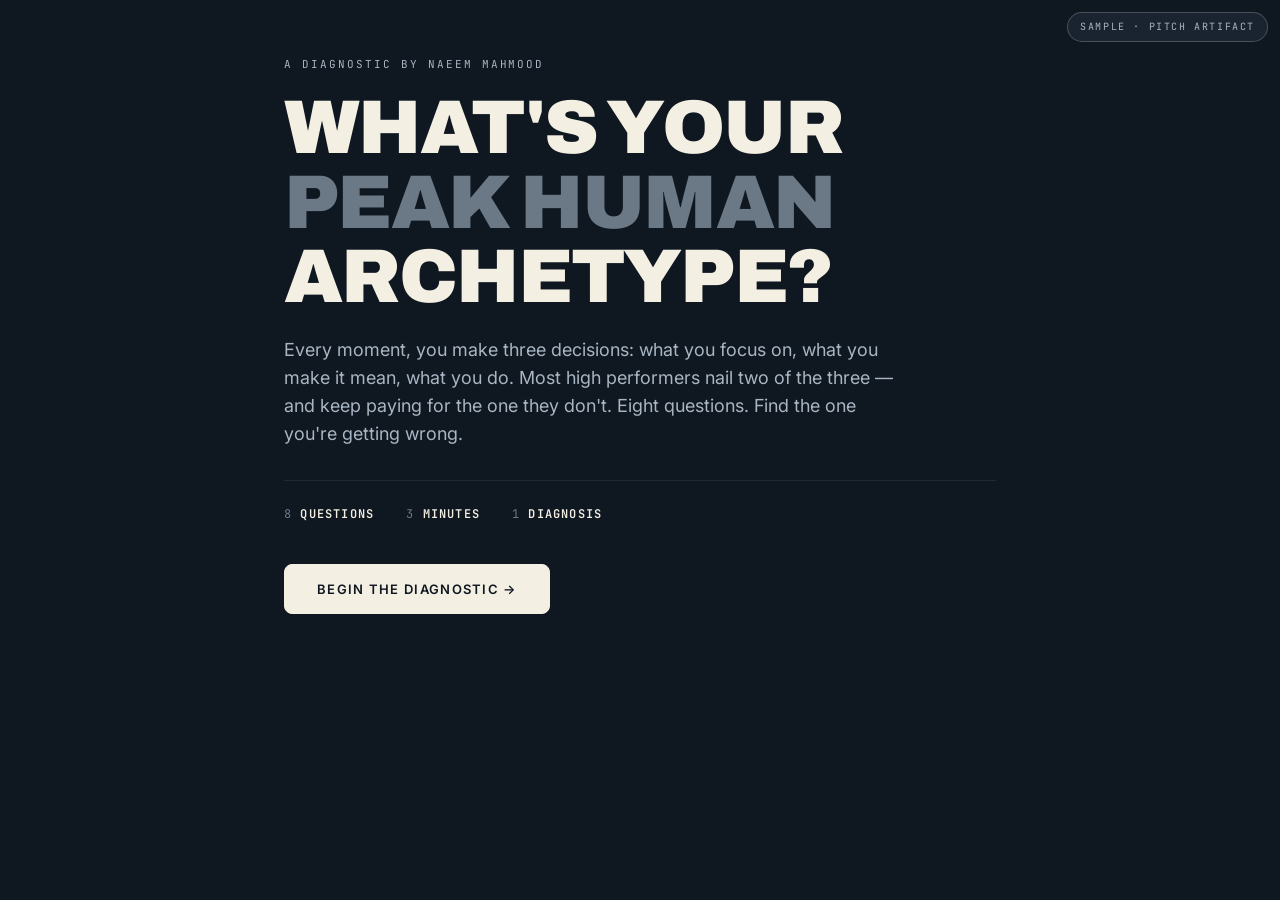
<file: samples/naeem-peak-human-quiz/index.html>
<!doctype html>
<html lang="en">
<head>
  <meta charset="utf-8">
  <title>Peak Human Archetype — A diagnostic by Naeem Mahmood</title>
  <meta name="description" content="Every moment, you make three decisions: what you focus on, what you make it mean, what you do. Eight questions. Find the one you're getting wrong.">
  <meta name="viewport" content="width=device-width, initial-scale=1">
  <link rel="preconnect" href="https://fonts.googleapis.com">
  <link rel="preconnect" href="https://fonts.gstatic.com" crossorigin>
  <link href="https://fonts.googleapis.com/css2?family=Archivo:wght@400;500;600;700;800;900&family=Inter:wght@300;400;500;600;700&family=JetBrains+Mono:wght@400;500&display=swap" rel="stylesheet">
  <link rel="stylesheet" href="/samples/naeem-peak-human-quiz/quiz.css">

  <!-- OG card for shareability (sample-only stubs) -->
  <meta property="og:title" content="What's your Peak Human archetype?">
  <meta property="og:description" content="A diagnostic by Naeem Mahmood. 8 questions, 3 minutes — find the one decision you're getting wrong.">
  <meta property="og:type" content="website">
</head>
<body>
  <div class="ribbon">Sample · Pitch artifact</div>
  <main id="app"></main>
  <script type="module" src="/samples/naeem-peak-human-quiz/js/quiz.js"></script>

  <noscript>
    <div style="max-width:640px;margin:80px auto;padding:0 24px;color:#f1e8d8;font-family:Inter,sans-serif;">
      <h1 style="font-family:'Cormorant Garamond',serif;font-weight:400;font-size:48px;">This diagnostic needs JavaScript.</h1>
      <p>Enable JavaScript to take the Peak Human archetype quiz.</p>
    </div>
  </noscript>
</body>
</html>
</file>
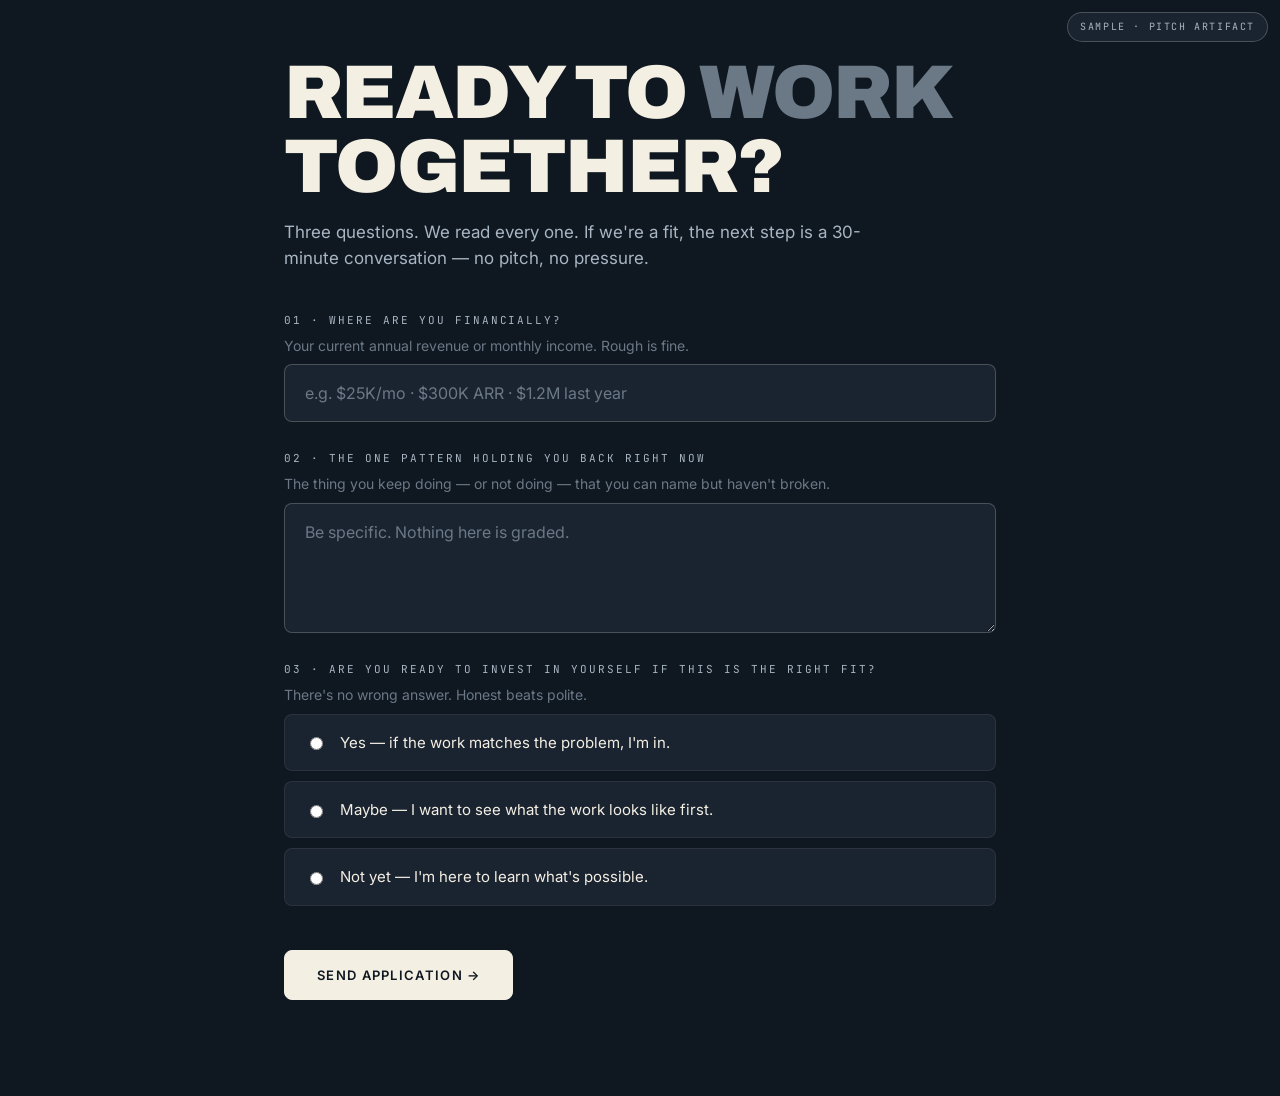
<file: samples/naeem-peak-human-quiz/apply/index.html>
<!doctype html>
<html lang="en">
<head>
  <meta charset="utf-8">
  <title>Apply to Work With Naeem — Peak Human</title>
  <meta name="description" content="A short application. Three questions. We read every one.">
  <meta name="viewport" content="width=device-width, initial-scale=1">
  <link rel="preconnect" href="https://fonts.googleapis.com">
  <link rel="preconnect" href="https://fonts.gstatic.com" crossorigin>
  <link href="https://fonts.googleapis.com/css2?family=Archivo:wght@400;500;600;700;800;900&family=Inter:wght@300;400;500;600;700&family=JetBrains+Mono:wght@400;500&display=swap" rel="stylesheet">
  <link rel="stylesheet" href="/samples/naeem-peak-human-quiz/quiz.css">
  <style>
    /* Apply-page-only additions on top of the quiz tokens. */
    .apply__field { display: grid; gap: 8px; margin-bottom: 28px; }
    .apply__label {
      font-family: var(--font-mono);
      font-size: 11px;
      letter-spacing: 0.18em;
      text-transform: uppercase;
      color: var(--fg-2);
    }
    .apply__sublabel {
      font-family: var(--font-body);
      font-size: 14px;
      color: var(--fg-3);
      margin-top: -2px;
    }
    .apply__input,
    .apply__textarea {
      width: 100%;
      padding: 16px 20px;
      background: var(--bg-elev);
      border: 1px solid var(--rule-strong);
      border-radius: var(--radius-md);
      color: var(--fg-1);
      font-family: var(--font-body);
      font-size: 16px;
      line-height: 1.5;
      resize: vertical;
    }
    .apply__input::placeholder,
    .apply__textarea::placeholder { color: var(--fg-3); }
    .apply__input:focus,
    .apply__textarea:focus { outline: none; border-color: var(--accent); }
    .apply__textarea { min-height: 130px; }
    .apply__prefill-note {
      font-family: var(--font-mono);
      font-size: 11px;
      letter-spacing: 0.08em;
      color: var(--accent);
      display: inline-flex;
      align-items: center;
      gap: 8px;
    }
    .apply__prefill-note::before {
      content: '';
      display: inline-block;
      width: 6px; height: 6px;
      background: var(--accent);
      border-radius: 999px;
    }
    .apply__radios { display: grid; gap: 10px; }
    .apply__radio {
      display: flex;
      align-items: center;
      gap: 14px;
      padding: 16px 20px;
      background: var(--bg-elev);
      border: 1px solid var(--rule);
      border-radius: var(--radius-md);
      cursor: pointer;
      font-family: var(--font-body);
      font-size: 15px;
      color: var(--fg-1);
      transition: all 160ms var(--ease);
    }
    .apply__radio:hover { border-color: var(--accent-line); background: var(--bg-card); }
    .apply__radio input { accent-color: var(--accent); }
    .apply__radio.is-checked { border-color: var(--accent); background: var(--accent-soft); }
    .apply__archetype-tag {
      display: inline-block;
      font-family: var(--font-mono);
      font-size: 10px;
      letter-spacing: 0.16em;
      text-transform: uppercase;
      padding: 5px 10px;
      border: 1px solid var(--accent-line);
      border-radius: 999px;
      color: var(--accent);
      margin-bottom: 18px;
    }
    .apply__hero { margin-bottom: 40px; }
    .apply__hero h1 { text-transform: uppercase; margin-bottom: 14px; }
    .apply__hero h1 em { color: var(--fg-3); }
    .apply__hero p { color: var(--fg-2); font-size: 17px; max-width: 600px; }
    .apply__submit { margin-top: 16px; }
    .apply__success {
      text-align: center;
      padding: 60px 24px;
    }
    .apply__success h2 {
      text-transform: uppercase;
      font-weight: 900;
      margin-bottom: 18px;
    }
    .apply__success h2 em { color: var(--fg-3); }
    .apply__success p {
      font-family: var(--font-body);
      font-size: 17px;
      color: var(--fg-2);
      max-width: 520px;
      margin: 0 auto 14px;
    }
  </style>
</head>
<body>
  <div class="ribbon">Sample · Pitch artifact</div>
  <main id="app"></main>
  <script type="module" src="/samples/naeem-peak-human-quiz/apply/apply.js"></script>
  <noscript>
    <div style="max-width:640px;margin:80px auto;padding:0 24px;color:#F4EFE3;font-family:Inter,sans-serif;">
      <h1 style="font-family:Archivo,sans-serif;font-weight:900;text-transform:uppercase;">This page needs JavaScript.</h1>
    </div>
  </noscript>
</body>
</html>
</file>
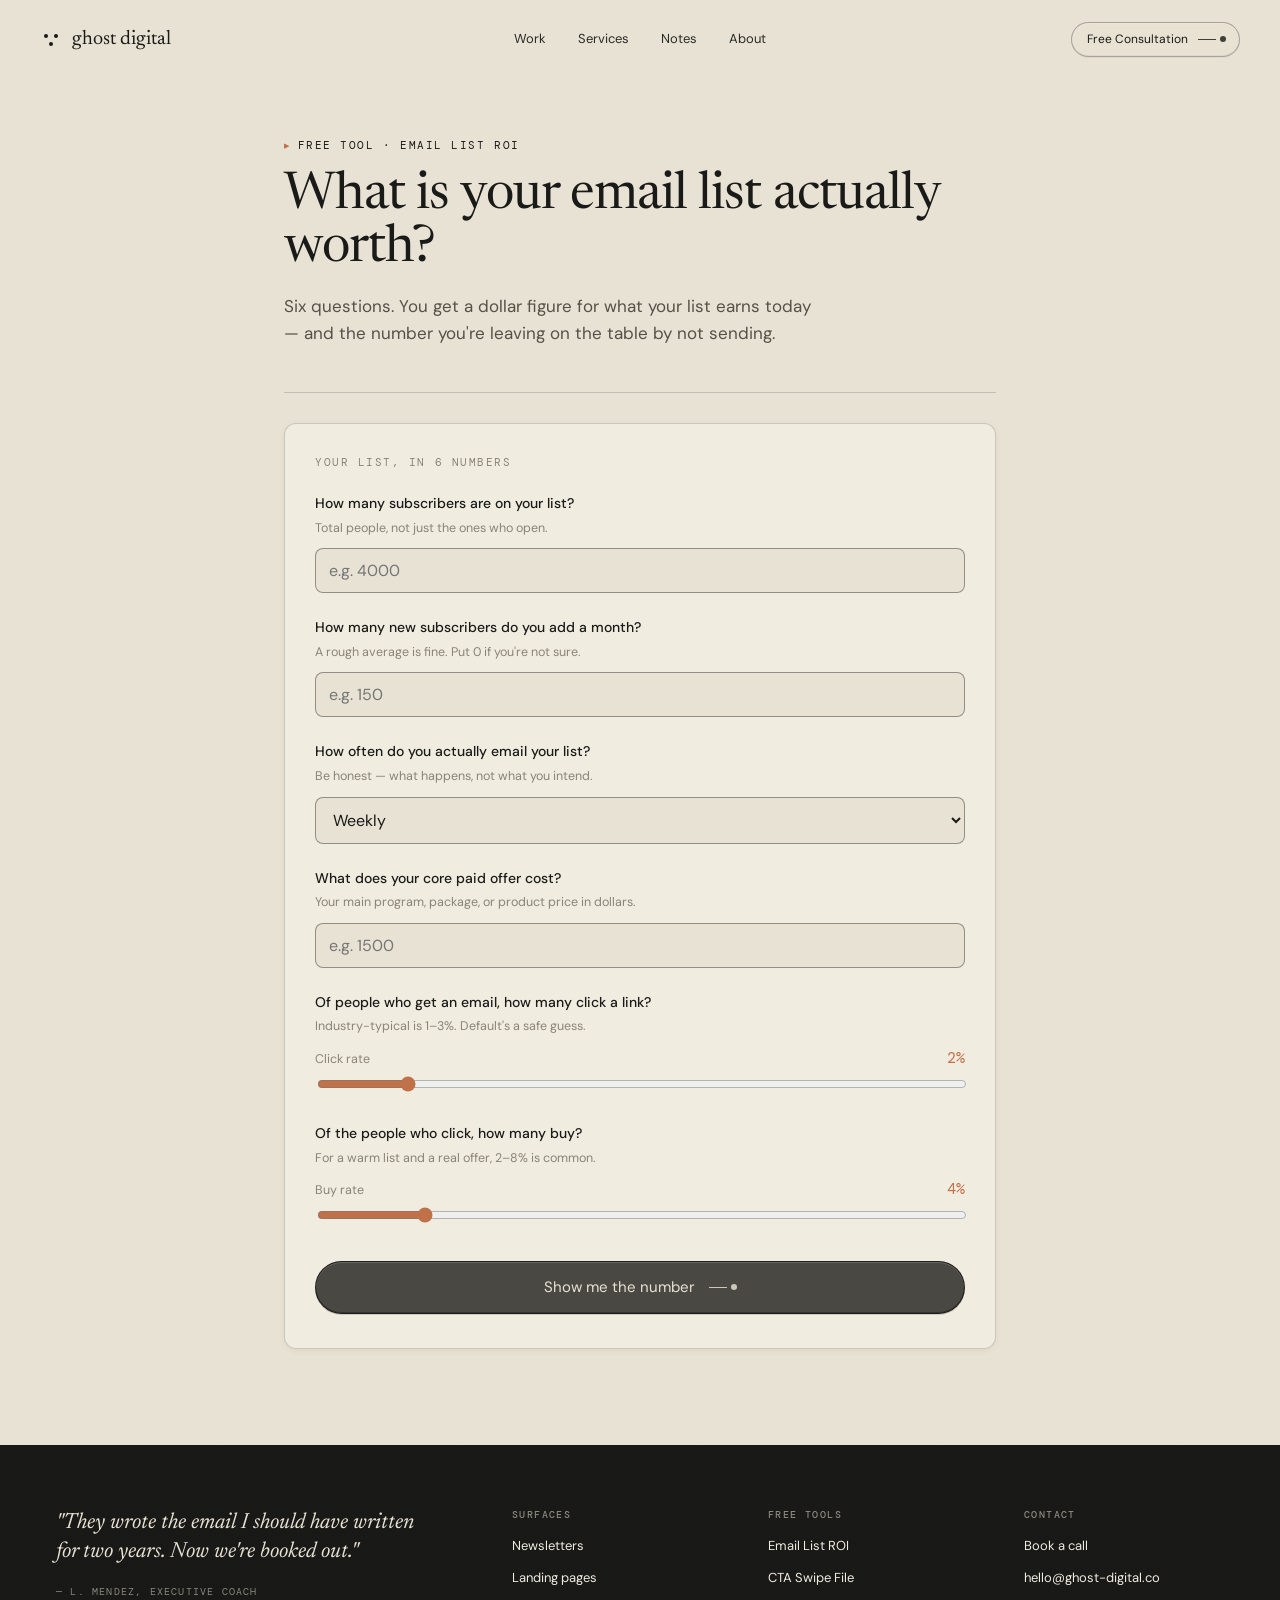
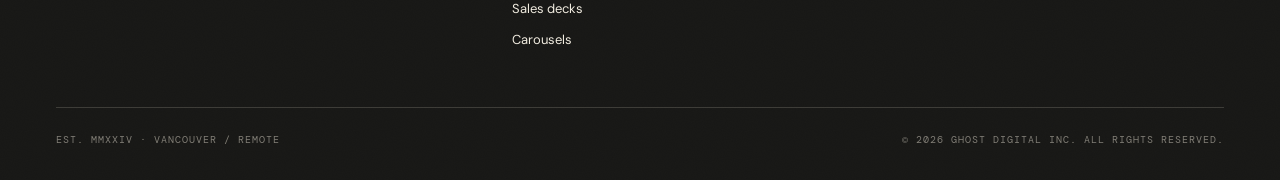
<file: email-roi-calculator.html>
<!doctype html>
<html lang="en">
<head>
<meta charset="utf-8">
<title>Email List ROI Calculator — Ghost Digital</title>
<meta name="description" content="Answer 6 questions and get a dollar figure: what your email list earns today, and the revenue you're leaving on the table.">
<meta name="viewport" content="width=device-width, initial-scale=1">
<meta property="og:title" content="What is your email list actually worth?">
<meta property="og:description" content="Answer 6 questions. Get a dollar figure — and the number you're leaving on the table.">
<link rel="preconnect" href="https://fonts.googleapis.com">
<link rel="preconnect" href="https://fonts.gstatic.com" crossorigin>
<link href="https://fonts.googleapis.com/css2?family=Newsreader:ital,opsz,wght@0,6..72,300;0,6..72,400;0,6..72,500;1,6..72,300;1,6..72,400;1,6..72,500&family=DM+Sans:opsz,wght@9..40,300;9..40,400;9..40,500;9..40,600&family=DM+Mono:wght@400;500&display=swap" rel="stylesheet">
<style>
  /* ============================================================
     GHOST DIGITAL — tokens (copied verbatim from index.html so the
     calculator stays in sync with the site. Do not fork these values.)
     ============================================================ */
  :root {
    --gd-parchment:#E8E2D4; --gd-parchment-2:#DCD4C2; --gd-bone:#F1ECE0;
    --gd-inkwell:#1A1A18; --gd-ink-2:#2A2A26; --gd-ink-3:#555048; --gd-ink-4:#8A8378;
    --gd-terracotta:#C0714A; --gd-clay:#D4956A; --gd-olive:#6B7A52;
    --gd-deep-olive:#3D4A2E; --gd-driftwood:#8A7E6A;

    --gd-bg:var(--gd-parchment); --gd-bg-elev:var(--gd-bone); --gd-bg-inverse:var(--gd-inkwell);
    --gd-fg-1:var(--gd-inkwell); --gd-fg-2:var(--gd-ink-2); --gd-fg-3:var(--gd-ink-3); --gd-fg-4:var(--gd-ink-4);
    --gd-fg-on-dark:var(--gd-parchment);
    --gd-accent:var(--gd-terracotta); --gd-accent-soft:var(--gd-clay);

    --gd-rule:rgba(26,26,24,0.18); --gd-rule-strong:rgba(26,26,24,0.42); --gd-rule-on-dark:rgba(232,226,212,0.18);

    --gd-font-display:"Newsreader","Perfectly Nineties","EB Garamond",Georgia,serif;
    --gd-font-body:"DM Sans",-apple-system,"Helvetica Neue",Arial,sans-serif;
    --gd-font-mono:"DM Mono",ui-monospace,"SF Mono",Menlo,monospace;

    --gd-radius-md:8px; --gd-radius-pill:999px; --gd-radius-card:12px;
    --gd-shadow-sm:0 2px 8px -2px rgba(26,26,24,0.08);
    --gd-ease:cubic-bezier(0.2,0.6,0.2,1);
    --gd-grain:url("/assets/grain.svg");
  }

  *{box-sizing:border-box}
  html,body{margin:0;padding:0;background:var(--gd-parchment);}
  img{max-width:100%;display:block}

  .gd{
    font-family:var(--gd-font-body); font-size:15px; line-height:1.55;
    color:var(--gd-fg-1); background:var(--gd-bg);
    -webkit-font-smoothing:antialiased; text-rendering:optimizeLegibility;
  }
  .gd h1,.gd h2,.gd h3,.gd h4{font-family:var(--gd-font-display);font-weight:400;margin:0;}
  .gd h2{font-size:64px;line-height:1.0;letter-spacing:-.018em;}
  .gd h3{font-size:44px;line-height:1.05;letter-spacing:-.012em;}
  .gd h4{font-weight:500;font-size:32px;line-height:1.15;letter-spacing:-.008em;}
  .gd p{font-family:var(--gd-font-body);font-weight:400;font-size:15px;line-height:1.6;color:var(--gd-fg-2);text-wrap:pretty;margin:0 0 1em;}
  .gd a{color:inherit;text-decoration-thickness:1px;text-underline-offset:.15em;}
  .gd a:hover{color:var(--gd-accent);}
  .gd-page{background:var(--gd-parchment);color:var(--gd-inkwell);min-height:100vh;font-family:var(--gd-font-body);}

  /* ---------- nav (copied from index.html) ---------- */
  .gd-nav{display:grid;grid-template-columns:1fr auto 1fr;align-items:center;padding:22px 40px;position:relative;z-index:5;}
  .gd-nav__brand{display:flex;align-items:center;gap:10px;font-family:var(--gd-font-display);font-size:20px;}
  .gd-nav__brand .mark{display:inline-block;width:22px;height:22px;position:relative;}
  .gd-nav__brand .mark span{position:absolute;width:4px;height:4px;border-radius:999px;background:currentColor;}
  .gd-nav__brand .mark span:nth-child(1){left:4px;top:6px;}
  .gd-nav__brand .mark span:nth-child(2){left:14px;top:6px;}
  .gd-nav__brand .mark span:nth-child(3){left:9px;top:14px;}
  .gd-nav__brand a{text-decoration:none;color:inherit;display:flex;align-items:center;gap:10px;}
  .gd-nav__center{display:flex;gap:32px;justify-content:center;}
  .gd-nav__center a{font-size:13px;color:var(--gd-fg-2);text-decoration:none;}
  .gd-nav__center a:hover{color:var(--gd-accent);}
  .gd-nav__right{display:flex;justify-content:flex-end;}

  /* ---------- pill (copied from index.html) ---------- */
  .gd-pill{
    font-family:var(--gd-font-body);font-size:14px;padding:10px 16px 10px 20px;border-radius:999px;
    background:rgba(232,226,212,0.32);
    backdrop-filter:blur(8px) saturate(1.05);-webkit-backdrop-filter:blur(8px) saturate(1.05);
    border:1px solid rgba(26,26,24,0.32);
    box-shadow:inset 0 1px 0 rgba(241,236,224,0.55),inset 0 -1px 0 rgba(26,26,24,0.05),0 1px 0 rgba(26,26,24,0.04);
    color:inherit;display:inline-flex;align-items:center;gap:14px;cursor:pointer;
    transition:all 260ms var(--gd-ease);text-decoration:none;position:relative;isolation:isolate;
  }
  .gd-pill:hover{border-color:rgba(26,26,24,0.6);background:rgba(232,226,212,0.45);}
  .gd-pill .arrow{display:inline-flex;align-items:center;gap:4px;transition:transform 260ms var(--gd-ease);opacity:.82;}
  .gd-pill:hover .arrow{transform:translateX(4px);}
  .gd-pill .line{width:18px;height:1px;background:currentColor;}
  .gd-pill .dot{width:6px;height:6px;border-radius:999px;background:currentColor;}
  .gd-pill.solid{background:rgba(26,26,24,0.78);color:var(--gd-parchment);border-color:rgba(26,26,24,0.92);box-shadow:inset 0 1px 0 rgba(241,236,224,0.18),inset 0 -1px 0 rgba(0,0,0,0.3),0 1px 0 rgba(0,0,0,0.15);}
  .gd-pill.solid:hover{background:rgba(26,26,24,0.92);}
  .gd-pill.sm{font-size:12px;padding:7px 13px 7px 15px;gap:10px;}

  .gd-eyebrow{font-family:var(--gd-font-mono);font-size:11px;letter-spacing:.14em;text-transform:uppercase;display:inline-flex;align-items:center;gap:6px;}
  .gd-eyebrow::before{content:"\25B8";color:var(--gd-terracotta);}

  /* ---------- footer (copied from index.html) ---------- */
  .gd-footer{background:var(--gd-inkwell);color:var(--gd-fg-on-dark);padding:64px 56px 32px;position:relative;overflow:hidden;}
  .gd-footer::before{content:"";position:absolute;inset:0;background-image:var(--gd-grain);background-size:240px;mix-blend-mode:overlay;opacity:.25;pointer-events:none;}
  .gd-footer > *{position:relative;}
  .gd-footer__cols{display:grid;grid-template-columns:2fr 1fr 1fr 1fr;gap:56px;padding-bottom:56px;border-bottom:1px solid var(--gd-rule-on-dark);}
  .gd-footer__cols h4{font-family:var(--gd-font-mono);font-size:10px;letter-spacing:.14em;text-transform:uppercase;opacity:.55;margin:0 0 14px;font-weight:500;}
  .gd-footer__cols ul{list-style:none;padding:0;margin:0;display:flex;flex-direction:column;gap:8px;}
  .gd-footer__cols ul a{color:var(--gd-bone);text-decoration:none;font-size:13px;}
  .gd-footer__cols ul a:hover{color:var(--gd-clay);}
  .gd-footer__lede{font-family:var(--gd-font-display);font-style:italic;font-size:22px;line-height:1.3;max-width:380px;}
  .gd-footer__attrib{margin-top:18px;font-family:var(--gd-font-mono);font-size:10px;letter-spacing:.12em;text-transform:uppercase;opacity:.55;}
  .gd-footer__bottom{display:flex;justify-content:space-between;padding-top:24px;font-family:var(--gd-font-mono);font-size:10px;letter-spacing:.1em;text-transform:uppercase;opacity:.5;}

  /* ============================================================
     CALCULATOR — calculator-specific layout, tokens only.
     ============================================================ */
  .tool{max-width:760px;margin:0 auto;padding:18px 24px 96px;}
  .tool__head{padding:36px 0 28px;border-bottom:1px solid var(--gd-rule);}
  .tool__head h1{font-family:var(--gd-font-display);font-weight:400;font-size:52px;line-height:1.03;letter-spacing:-.018em;margin:14px 0 16px;}
  .tool__head .lede{font-size:17px;color:var(--gd-fg-3);max-width:540px;}

  .panel{background:var(--gd-bone);border:1px solid var(--gd-rule);border-radius:var(--gd-radius-card);padding:30px 30px 34px;margin-top:30px;box-shadow:var(--gd-shadow-sm);}
  .panel__title{font-family:var(--gd-font-mono);font-size:11px;letter-spacing:.14em;text-transform:uppercase;color:var(--gd-fg-4);margin-bottom:22px;}

  .field{margin-bottom:24px;}
  .field:last-child{margin-bottom:0;}
  .field label{display:block;font-size:14px;font-weight:500;color:var(--gd-fg-1);margin-bottom:4px;}
  .field .hint{display:block;font-size:12.5px;color:var(--gd-fg-4);margin-bottom:10px;}
  .field input[type=number],.field select{
    width:100%;font-family:var(--gd-font-body);font-size:16px;color:var(--gd-fg-1);
    background:var(--gd-parchment);border:1px solid var(--gd-rule-strong);border-radius:var(--gd-radius-md);
    padding:11px 13px;
  }
  .field input:focus,.field select:focus{outline:2px solid var(--gd-accent);outline-offset:1px;}
  .field input[type=range]{width:100%;accent-color:var(--gd-terracotta);margin-top:6px;}
  .range-row{display:flex;justify-content:space-between;align-items:baseline;}
  .range-row .val{font-family:var(--gd-font-mono);font-size:15px;color:var(--gd-terracotta);}

  .calc-btn{width:100%;justify-content:center;margin-top:6px;font-size:15px;padding:14px 20px;}
  .err{color:var(--gd-terracotta);font-size:13px;margin-top:12px;display:none;}

  /* ---- result ---- */
  #result{display:none;}
  .result-hero{text-align:center;padding:8px 0 4px;}
  .result-hero .claim{font-family:var(--gd-font-display);font-weight:400;font-size:82px;line-height:1;letter-spacing:-.02em;margin:10px 0 2px;}
  .result-hero .claim .per{font-size:30px;color:var(--gd-fg-4);}
  .result-hero .subclaim{font-size:14px;color:var(--gd-fg-3);}
  .band-chip{display:inline-block;font-family:var(--gd-font-mono);font-size:12px;letter-spacing:.1em;text-transform:uppercase;
    background:var(--gd-inkwell);color:var(--gd-parchment);padding:7px 14px;border-radius:999px;margin-top:18px;}
  .tagline{font-family:var(--gd-font-display);font-style:italic;font-size:21px;color:var(--gd-fg-1);text-align:center;margin:20px auto 4px;max-width:460px;}

  .gap-callout{background:var(--gd-inkwell);color:var(--gd-parchment);border-radius:var(--gd-radius-card);padding:26px 28px;margin:26px 0;text-align:center;}
  .gap-callout .lbl{font-family:var(--gd-font-mono);font-size:11px;letter-spacing:.14em;text-transform:uppercase;opacity:.6;}
  .gap-callout .big{font-family:var(--gd-font-display);font-size:46px;line-height:1.05;margin:8px 0 8px;color:var(--gd-clay);}
  .gap-callout p{color:rgba(241,236,224,0.78);margin:0;font-size:14px;}

  .breakdown{width:100%;border-collapse:collapse;margin:8px 0 4px;}
  .breakdown td{padding:11px 2px;border-bottom:1px solid var(--gd-rule);font-size:14px;}
  .breakdown td:last-child{text-align:right;font-family:var(--gd-font-mono);color:var(--gd-fg-1);}
  .breakdown tr:last-child td{border-bottom:none;}

  .next-list{list-style:none;padding:0;margin:6px 0 0;}
  .next-list li{padding:14px 0;border-bottom:1px solid var(--gd-rule);font-size:14.5px;color:var(--gd-fg-2);}
  .next-list li:last-child{border-bottom:none;}
  .next-list li b{color:var(--gd-fg-1);font-weight:600;}

  .share-row{display:flex;gap:10px;flex-wrap:wrap;margin-top:18px;}

  /* ---- funnel ---- */
  .funnel{background:var(--gd-inkwell);color:var(--gd-parchment);border-radius:var(--gd-radius-card);padding:34px 32px 36px;margin-top:30px;position:relative;overflow:hidden;}
  .funnel::before{content:"";position:absolute;inset:0;background-image:var(--gd-grain);background-size:240px;mix-blend-mode:overlay;opacity:.2;pointer-events:none;}
  .funnel > *{position:relative;}
  .funnel h3{color:var(--gd-parchment);font-size:34px;margin-bottom:10px;}
  .funnel p{color:rgba(241,236,224,0.78);}
  .funnel input[type=text],.funnel input[type=email]{
    width:100%;font-family:var(--gd-font-body);font-size:15px;color:var(--gd-parchment);
    background:rgba(241,236,224,0.07);border:1px solid var(--gd-rule-on-dark);border-radius:var(--gd-radius-md);
    padding:11px 13px;margin-top:10px;
  }
  .funnel input::placeholder{color:rgba(241,236,224,0.4);}
  .funnel input:focus{outline:2px solid var(--gd-clay);outline-offset:1px;}
  .consent{background:rgba(241,236,224,0.06);border:1px solid var(--gd-rule-on-dark);border-radius:var(--gd-radius-md);padding:16px 18px;margin:18px 0;font-size:13px;line-height:1.6;color:rgba(241,236,224,0.72);}
  .consent strong{color:var(--gd-parchment);}
  .optins{margin:18px 0 4px;}
  .optin{display:flex;gap:11px;align-items:flex-start;padding:11px 0;border-bottom:1px solid var(--gd-rule-on-dark);cursor:pointer;}
  .optin:last-child{border-bottom:none;}
  .optin input{margin-top:3px;width:16px;height:16px;accent-color:var(--gd-clay);flex-shrink:0;}
  .optin .ot{font-size:14px;color:var(--gd-parchment);}
  .optin .od{font-size:12.5px;color:rgba(241,236,224,0.55);}
  .funnel .gd-pill.solid{background:var(--gd-parchment);color:var(--gd-inkwell);border-color:var(--gd-parchment);}
  .funnel .gd-pill.solid:hover{background:#fff;}
  .funnel-btn{width:100%;justify-content:center;margin-top:18px;padding:14px;}
  .funnel-done{display:none;text-align:center;padding:14px 0;}
  .funnel-done h3{margin-bottom:8px;}

  @media (max-width:680px){
    .gd-nav{grid-template-columns:1fr auto;padding:18px 20px;}
    .gd-nav__center{display:none;}
    .tool{padding:8px 18px 72px;}
    .tool__head h1{font-size:38px;}
    .result-hero .claim{font-size:58px;}
    .result-hero .claim .per{font-size:22px;}
    .gap-callout .big{font-size:34px;}
    .panel{padding:24px 20px 26px;}
    .funnel{padding:28px 22px;}
    .gd-footer{padding:48px 24px 28px;}
    .gd-footer__cols{grid-template-columns:1fr 1fr;gap:32px;}
    .gd-footer__bottom{flex-direction:column;gap:8px;}
  }
  @media (prefers-reduced-motion:reduce){*{animation:none!important;transition:none!important;}}
</style>
</head>
<body>
<div class="gd gd-page">

  <nav class="gd-nav">
    <div class="gd-nav__brand"><a href="/"><span class="mark"><span></span><span></span><span></span></span> ghost digital</a></div>
    <div class="gd-nav__center">
      <a href="/#work">Work</a>
      <a href="/#services">Services</a>
      <a href="/#notes">Notes</a>
      <a href="/#about">About</a>
    </div>
    <div class="gd-nav__right">
      <a class="gd-pill sm" href="/#book"><span>Free Consultation</span><span class="arrow"><span class="line"></span><span class="dot"></span></span></a>
    </div>
  </nav>

  <main class="tool">

    <!-- COPY: written in Ghost Digital's voice; pending brand-voice redline. -->
    <header class="tool__head">
      <span class="gd-eyebrow">Free tool · Email List ROI</span>
      <h1>What is your email list actually worth?</h1>
      <p class="lede">Six questions. You get a dollar figure for what your list earns today — and the number you're leaving on the table by not sending.</p>
    </header>

    <!-- ===================== INPUT PANEL ===================== -->
    <section class="panel" id="calc">
      <div class="panel__title">Your list, in 6 numbers</div>

      <div class="field">
        <label for="subscribers">How many subscribers are on your list?</label>
        <span class="hint">Total people, not just the ones who open.</span>
        <input type="number" id="subscribers" min="0" step="1" placeholder="e.g. 4000" inputmode="numeric">
      </div>

      <div class="field">
        <label for="monthlyGrowth">How many new subscribers do you add a month?</label>
        <span class="hint">A rough average is fine. Put 0 if you're not sure.</span>
        <input type="number" id="monthlyGrowth" min="0" step="1" placeholder="e.g. 150" inputmode="numeric">
      </div>

      <div class="field">
        <label for="sendsPerMonth">How often do you actually email your list?</label>
        <span class="hint">Be honest — what happens, not what you intend.</span>
        <select id="sendsPerMonth">
          <option value="0">Rarely / only when I have something to sell</option>
          <option value="1">About once a month</option>
          <option value="2">A couple times a month</option>
          <option value="4" selected>Weekly</option>
          <option value="10">Two or three times a week</option>
        </select>
      </div>

      <div class="field">
        <label for="offerPrice">What does your core paid offer cost?</label>
        <span class="hint">Your main program, package, or product price in dollars.</span>
        <input type="number" id="offerPrice" min="0" step="1" placeholder="e.g. 1500" inputmode="numeric">
      </div>

      <div class="field">
        <label for="clickRate">Of people who get an email, how many click a link?</label>
        <span class="hint">Industry-typical is 1–3%. Default's a safe guess.</span>
        <div class="range-row"><span class="hint" style="margin:0;">Click rate</span><span class="val" id="clickRateVal">2%</span></div>
        <input type="range" id="clickRate" min="0.5" max="12" step="0.5" value="2">
      </div>

      <div class="field">
        <label for="buyRate">Of the people who click, how many buy?</label>
        <span class="hint">For a warm list and a real offer, 2–8% is common.</span>
        <div class="range-row"><span class="hint" style="margin:0;">Buy rate</span><span class="val" id="buyRateVal">4%</span></div>
        <input type="range" id="buyRate" min="1" max="20" step="0.5" value="4">
      </div>

      <a class="gd-pill solid calc-btn" id="calcBtn" role="button" tabindex="0">
        <span>Show me the number</span><span class="arrow"><span class="line"></span><span class="dot"></span></span>
      </a>
      <div class="err" id="calcErr">Enter your subscriber count and offer price to run the numbers.</div>
    </section>

    <!-- ===================== RESULT ===================== -->
    <section id="result">
      <div class="panel">
        <div class="result-hero">
          <span class="gd-eyebrow" style="justify-content:center;">Your email list ROI</span>
          <div class="claim" id="rClaim">$0<span class="per">/yr</span></div>
          <div class="subclaim">is what your list earns at your current sending habits</div>
          <div class="band-chip" id="rBand">—</div>
        </div>
        <p class="tagline" id="rTagline"></p>
        <p id="rNarrative" style="text-align:center;max-width:520px;margin:14px auto 4px;"></p>

        <div class="gap-callout" id="rGap">
          <div class="lbl">Left on the table</div>
          <div class="big" id="rGapBig">$0</div>
          <p id="rGapNote"></p>
        </div>

        <div class="panel__title" style="margin-top:30px;">The breakdown</div>
        <table class="breakdown">
          <tr><td>Revenue per email you send</td><td id="bRPS">$0</td></tr>
          <tr><td>Emails you send per year</td><td id="bSends">0</td></tr>
          <tr><td>Value per subscriber, per year</td><td id="bRPSY">$0</td></tr>
          <tr><td>Annual revenue at a weekly cadence</td><td id="bPotential">$0</td></tr>
          <tr><td>12-month projection, with your growth</td><td id="bProjected">$0</td></tr>
        </table>

        <div class="panel__title" style="margin-top:30px;">What to do with this</div>
        <ul class="next-list">
          <li><b>Pick the send day now.</b> Open your calendar before you close this tab and block a recurring hour. A cadence that lives in your head isn't a cadence.</li>
          <li><b>Steal a starting point.</b> Grab the <a href="/swipe-file">CTA Swipe File</a> — proven calls-to-action you can drop into the next send.</li>
          <li><b>Decide who's actually writing it.</b> The math above only pays out if the emails ship every week. That consistency is the whole job — and it's the part Ghost Digital does for you.</li>
        </ul>

        <div class="share-row">
          <a class="gd-pill sm" id="copyBtn" role="button" tabindex="0"><span id="copyLabel">Copy my result</span></a>
          <a class="gd-pill sm" href="#calc" onclick="document.getElementById('result').style.display='none'"><span>Run it again</span></a>
        </div>
      </div>

      <!-- ===================== FUNNEL ===================== -->
      <div class="funnel" id="funnel">
        <div id="funnelForm">
          <span class="gd-eyebrow" style="color:var(--gd-clay);">The conversation</span>
          <h3>Willing to talk about this further?</h3>
          <p>Ghost Digital writes the newsletter for coaches — end to end, in your voice, on a schedule. Book a 20-minute call and we'll map what a consistent weekly send would do to the number above. No pitch deck, just the math on your list.</p>

          <input type="text" id="fName" placeholder="Your name" autocomplete="name">
          <input type="email" id="fEmail" placeholder="Email address" autocomplete="email">
          <input type="text" id="fBusiness" placeholder="What you coach / your business" autocomplete="organization">

          <div class="consent">
            <strong>What we'll do with your information:</strong> We use it to reach out to you
            about this conversation — nothing else. We will <strong>never</strong> publish, quote,
            or attribute your calculator responses or anything you share without your
            explicit, written permission. If you choose to be featured later, that's a
            separate conversation we'll have with you directly.
          </div>

          <div class="optins">
            <label class="optin">
              <input type="checkbox" id="optCall">
              <span><span class="ot">Yes — book me a 20-min call about my list.</span><br><span class="od">We'll send a scheduling link right after you submit.</span></span>
            </label>
            <label class="optin">
              <input type="checkbox" id="optNotify">
              <span><span class="ot">Notify me when the DIY Newsletter Toolkit is ready.</span><br><span class="od">Templates and systems for coaches who want to write it themselves.</span></span>
            </label>
            <label class="optin">
              <input type="checkbox" id="optList">
              <span><span class="ot">Add me to the Ghost Digital newsletter.</span><br><span class="od">Occasional notes on writing email that actually earns.</span></span>
            </label>
          </div>

          <a class="gd-pill solid funnel-btn" id="funnelBtn" role="button" tabindex="0">
            <span>Send it over</span><span class="arrow"><span class="line"></span><span class="dot"></span></span>
          </a>
          <div class="err" id="funnelErr" style="color:var(--gd-clay);">Add your email so we can reach you.</div>
        </div>

        <div class="funnel-done" id="funnelDone">
          <span class="gd-eyebrow" style="color:var(--gd-clay);justify-content:center;">Got it</span>
          <h3 id="doneTitle">Thanks — we'll be in touch.</h3>
          <p id="doneBody">Check your inbox. Talk soon.</p>
          <a class="gd-pill solid" id="doneCta" href="/#book" style="display:none;"><span>Grab a time now</span><span class="arrow"><span class="line"></span><span class="dot"></span></span></a>
        </div>
      </div>
    </section>

  </main>

  <footer class="gd-footer">
    <div class="gd-footer__cols">
      <div>
        <div class="gd-footer__lede">"They wrote the email I should have written for two years. Now we're booked out."</div>
        <div class="gd-footer__attrib">— L. Mendez, executive coach</div>
      </div>
      <div>
        <h4>Surfaces</h4>
        <ul>
          <li><a href="/#services">Newsletters</a></li>
          <li><a href="/#services">Landing pages</a></li>
          <li><a href="/#services">Sales decks</a></li>
          <li><a href="/#services">Carousels</a></li>
        </ul>
      </div>
      <div>
        <h4>Free tools</h4>
        <ul>
          <li><a href="/email-roi-calculator">Email List ROI</a></li>
          <li><a href="/swipe-file">CTA Swipe File</a></li>
        </ul>
      </div>
      <div>
        <h4>Contact</h4>
        <ul>
          <li><a href="/#book">Book a call</a></li>
          <li><a href="mailto:hello@ghost-digital.co">hello@ghost-digital.co</a></li>
        </ul>
      </div>
    </div>
    <div class="gd-footer__bottom">
      <span>EST. MMXXIV · VANCOUVER / REMOTE</span>
      <span>© 2026 Ghost Digital Inc. All rights reserved.</span>
    </div>
  </footer>

</div>

<script type="module">
import { scoreEmailRoi, BANDS } from '/tools/email-roi/scoring.js';

const $ = (id) => document.getElementById(id);
const sessionId = (crypto.randomUUID && crypto.randomUUID()) ||
  ('xxxxxxxx-xxxx-4xxx-yxxx-xxxxxxxxxxxx'.replace(/[xy]/g, (c) => {
    const r = (Math.random() * 16) | 0;
    return (c === 'x' ? r : (r & 0x3) | 0x8).toString(16);
  }));
let submissionId = null;

const usd = (n) => '$' + Math.round(n).toLocaleString('en-US');

async function post(path, payload) {
  try {
    const r = await fetch(path, {
      method: 'POST',
      headers: { 'Content-Type': 'application/json' },
      body: JSON.stringify(payload),
    });
    return r.ok ? await r.json() : null;
  } catch {
    return null;
  }
}

// live slider labels
const clickEl = $('clickRate'), buyEl = $('buyRate');
clickEl.addEventListener('input', () => { $('clickRateVal').textContent = clickEl.value + '%'; });
buyEl.addEventListener('input', () => { $('buyRateVal').textContent = buyEl.value + '%'; });

function readInputs() {
  return {
    subscribers: parseFloat($('subscribers').value) || 0,
    monthlyGrowth: parseFloat($('monthlyGrowth').value) || 0,
    sendsPerMonth: parseFloat($('sendsPerMonth').value) || 0,
    offerPrice: parseFloat($('offerPrice').value) || 0,
    clickRate: parseFloat(clickEl.value) || 0,
    buyRate: parseFloat(buyEl.value) || 0,
  };
}

function render(inp, r) {
  const band = BANDS.find((b) => b.id === r.band);

  $('rClaim').innerHTML = usd(r.currentAnnual) + '<span class="per">/yr</span>';
  $('rBand').textContent = r.bandName;
  $('rTagline').textContent = band.tagline;

  // narrative = band shell + a result-specific delta
  let delta;
  if (r.currentAnnual <= 0) {
    delta = ' Right now that number is effectively zero — every figure below is potential, not income.';
  } else if (r.alreadyWeekly) {
    delta = ' You already send often enough that cadence isn’t the gap — the lever now is how hard each email works.';
  } else {
    delta = ' The fix isn’t complicated: the same list, emailed weekly, is doing the work below.';
  }
  $('rNarrative').textContent = band.narrative + delta;

  // gap callout
  if (r.cadenceGap > 0) {
    $('rGap').style.display = '';
    $('rGapBig').textContent = usd(r.cadenceGap) + '/yr';
    $('rGapNote').textContent =
      'That’s the difference between your current cadence and a steady weekly send — same list, same offer, same rates. The only variable is whether the email goes out.';
  } else {
    $('rGap').style.display = 'none';
  }

  $('bRPS').textContent = usd(r.revenuePerSend);
  $('bSends').textContent = Math.round(r.sendsPerMonth * 12).toLocaleString('en-US');
  $('bRPSY').textContent = '$' + r.rpsy.toFixed(2);
  $('bPotential').textContent = usd(r.potentialAnnual);
  $('bProjected').textContent = usd(r.projectedAnnual);

  $('result').style.display = 'block';
  $('result').scrollIntoView({ behavior: 'smooth', block: 'start' });
}

async function calculate() {
  const inp = readInputs();
  if (inp.subscribers <= 0 || inp.offerPrice <= 0) {
    $('calcErr').style.display = 'block';
    return;
  }
  $('calcErr').style.display = 'none';
  const r = scoreEmailRoi(inp);
  render(inp, r);

  // store submission (non-blocking for UX)
  const computed = {
    band: r.band, currentAnnual: r.currentAnnual, potentialAnnual: r.potentialAnnual,
    cadenceGap: r.cadenceGap, projectedAnnual: r.projectedAnnual, rpsy: r.rpsy,
    revenuePerSend: r.revenuePerSend,
  };
  const out = await post('/api/emailroi-submit', {
    session_id: sessionId, responses: inp, computed, referrer: document.referrer || null,
  });
  if (out && out.id) submissionId = out.id;
  post('/api/emailroi-event', { session_id: sessionId, event_type: 'completed', metadata: { band: r.band } });
}

function bindButton(el, fn) {
  el.addEventListener('click', fn);
  el.addEventListener('keydown', (e) => {
    if (e.key === 'Enter' || e.key === ' ') { e.preventDefault(); fn(); }
  });
}

bindButton($('calcBtn'), calculate);

bindButton($('copyBtn'), async () => {
  const claim = $('rClaim').textContent;
  const gap = $('rGap').style.display === 'none' ? '' :
    ' I’m leaving ' + $('rGapBig').textContent + ' on the table.';
  const text = 'My email list earns ' + claim + ' (' + $('rBand').textContent + ').' + gap +
    ' Found out with Ghost Digital’s free Email List ROI calculator: ' + location.href;
  try {
    await navigator.clipboard.writeText(text);
    $('copyLabel').textContent = 'Copied ✓';
    setTimeout(() => { $('copyLabel').textContent = 'Copy my result'; }, 2500);
  } catch {
    $('copyLabel').textContent = 'Press ⌘C to copy';
  }
});

let funnelSeen = false;
async function submitContact() {
  const email = $('fEmail').value.trim();
  if (!/^[^\s@]+@[^\s@]+\.[^\s@]+$/.test(email)) {
    $('funnelErr').style.display = 'block';
    return;
  }
  $('funnelErr').style.display = 'none';
  const optCall = $('optCall').checked;

  await post('/api/emailroi-contact', {
    submission_id: submissionId,
    email,
    name: $('fName').value.trim() || null,
    business: $('fBusiness').value.trim() || null,
    opt_in_call: optCall,
    opt_in_notify: $('optNotify').checked,
    opt_in_list: $('optList').checked,
  });
  post('/api/emailroi-event', { session_id: sessionId, event_type: 'contact_submitted', metadata: { call: optCall } });

  $('funnelForm').style.display = 'none';
  $('funnelDone').style.display = 'block';
  if (optCall) {
    $('doneTitle').textContent = 'Let’s get it on the calendar.';
    $('doneBody').textContent = 'Pick a 20-minute slot that works — we’ll come ready to talk about your list specifically.';
    $('doneCta').style.display = 'inline-flex';
  } else {
    $('doneTitle').textContent = 'Got it — talk soon.';
    $('doneBody').textContent = 'You’re on the list. Keep an eye on your inbox.';
  }
}
bindButton($('funnelBtn'), submitContact);

// fire a funnel_view event the first time the funnel scrolls into view
const fObserver = new IntersectionObserver((entries) => {
  entries.forEach((e) => {
    if (e.isIntersecting && !funnelSeen) {
      funnelSeen = true;
      post('/api/emailroi-event', { session_id: sessionId, event_type: 'funnel_view' });
    }
  });
}, { threshold: 0.3 });
fObserver.observe($('funnel'));
</script>
</body>
</html>
</file>
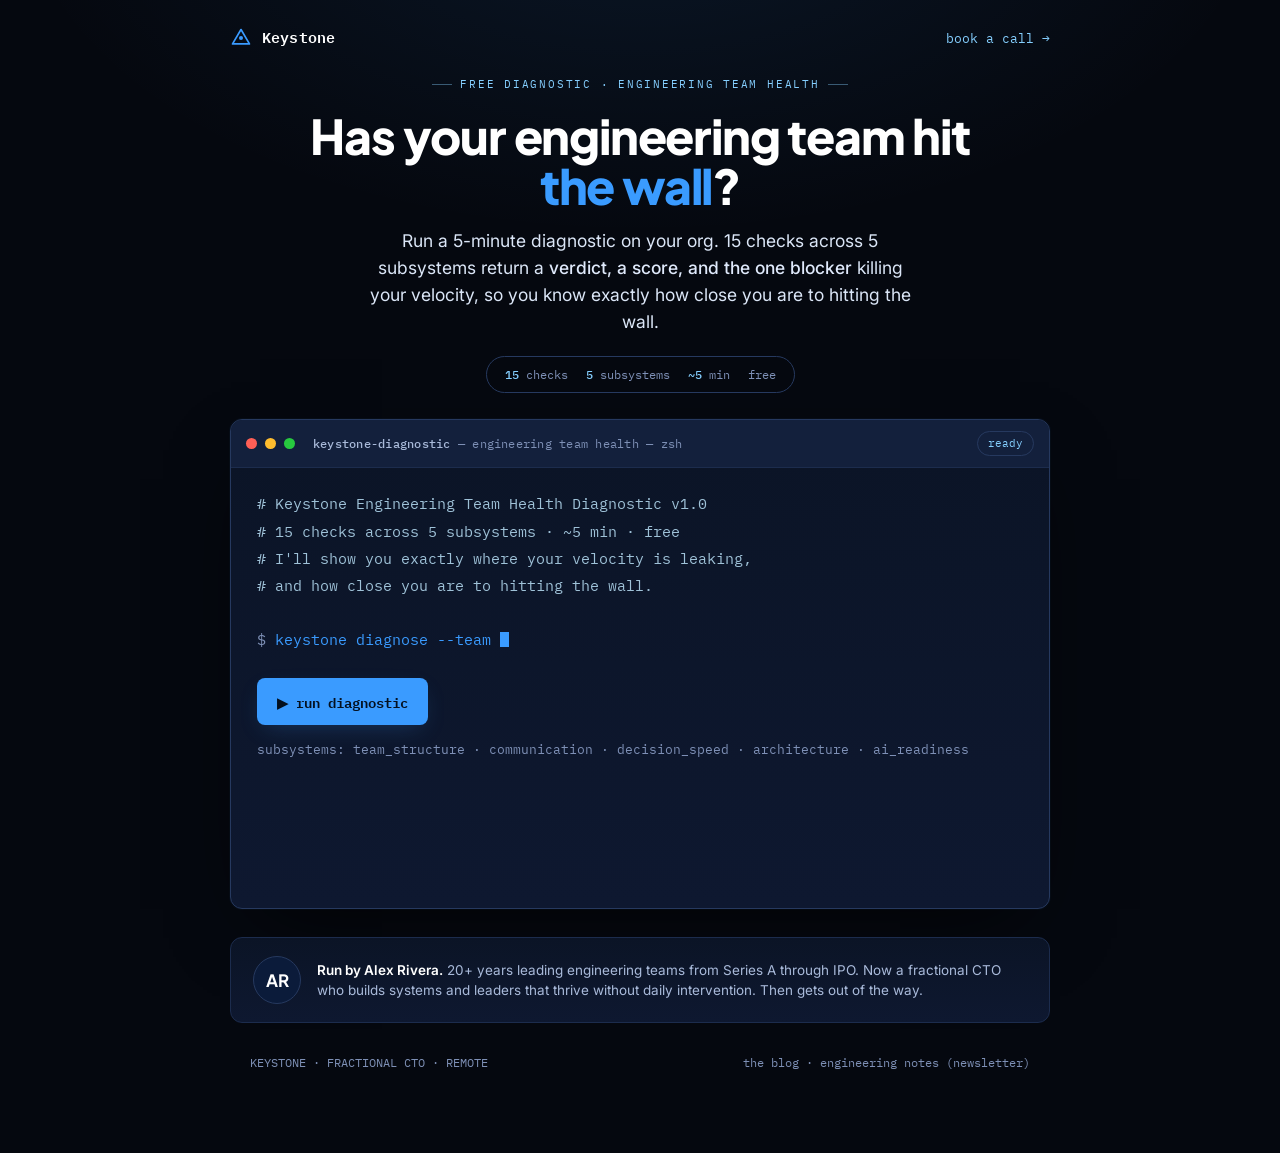
<file: fulcrion-scorecard.html>
<!doctype html>
<html lang="en">
<head>
<meta charset="utf-8">
<title>Engineering Team Health Diagnostic — Keystone CTO</title>
<meta name="description" content="Run a 5-minute diagnostic on your engineering org. 15 checks across 5 subsystems. Get a verdict, a score, and your binding constraint.">
<meta name="viewport" content="width=device-width, initial-scale=1">
<meta property="og:title" content="Run the diagnostic on your engineering team">
<meta property="og:description" content="15 checks, 5 subsystems, one verdict: how close are you to hitting the wall?">
<link rel="preconnect" href="https://fonts.googleapis.com">
<link rel="preconnect" href="https://fonts.gstatic.com" crossorigin>
<link href="https://fonts.googleapis.com/css2?family=IBM+Plex+Mono:wght@400;500;600&family=Inter:wght@400;500;600;700&family=Plus+Jakarta+Sans:wght@500;600;700;800&display=swap" rel="stylesheet">
<style>
  /* ============================================================
     KEYSTONE — Diagnostic Console. Dark terminal architecture.
     Page-scoped tokens (navy + blue).
     ============================================================ */
  :root{
    --bg:#05080f; --bg-2:#0a1020; --term:#0b1426; --term-2:#0e1830;
    --bar:#13203c; --line:#1c2c4d; --line-2:#26395f;
    --fg:#dbe6f7; --fg-2:#a9bada; --fg-3:#7e90b6;
    --blue:#3a9bff; --sky:#85cfff; --blueglow:rgba(58,155,255,.25);
    --ok:#34d399; --warn:#f6ad55; --fail:#ff6a4d;
    --mono:"IBM Plex Mono",ui-monospace,"SF Mono",Menlo,monospace;
    --sans:"Inter",-apple-system,system-ui,sans-serif;
    --display:"Plus Jakarta Sans",-apple-system,system-ui,sans-serif;
    --radius:8px;
  }
  *{box-sizing:border-box}
  html,body{margin:0;padding:0;background:var(--bg);}
  body{
    font-family:var(--mono); color:var(--fg); font-size:14.5px; line-height:1.6;
    -webkit-font-smoothing:antialiased; min-height:100vh;
    background:
      radial-gradient(900px 500px at 50% -10%, rgba(58,155,255,.10), transparent 70%),
      var(--bg);
  }
  a{color:var(--sky);text-decoration:none;}
  ::selection{background:rgba(58,155,255,.3);}

  .shell{max-width:860px;margin:0 auto;padding:26px 20px 80px;}

  /* top bar */
  .topbar{display:flex;align-items:center;justify-content:space-between;margin-bottom:18px;}
  .brand{display:flex;align-items:center;gap:10px;font-family:var(--mono);font-weight:600;font-size:15px;color:#fff;letter-spacing:.01em;}
  .brand svg{width:22px;height:22px;}
  .topbar .right{font-size:12.5px;color:var(--fg-3);}
  .topbar .right a:hover{color:var(--sky);}

  /* hero — frames the terminal as a lead magnet, not a bare shell */
  .hero{text-align:center;max-width:680px;margin:14px auto 26px;}
  .hero .eyebrow{font-family:var(--mono);font-size:11px;letter-spacing:.16em;text-transform:uppercase;color:var(--sky);
    display:inline-flex;align-items:center;gap:8px;}
  .hero .eyebrow::before,.hero .eyebrow::after{content:"";width:20px;height:1px;background:rgba(133,207,255,.4);}
  .hero h1{font-family:var(--display);font-weight:800;font-size:48px;line-height:1.04;letter-spacing:-.025em;color:#fff;margin:18px 0 16px;}
  .hero h1 .hl{color:var(--blue);}
  .hero .lede{font-family:var(--sans);font-size:17.5px;line-height:1.55;color:var(--fg);max-width:560px;margin:0 auto;}
  .hero .lede b{color:#dfe9fb;font-weight:500;}
  .hero .meta{margin-top:20px;font-family:var(--mono);font-size:12px;color:var(--fg-3);display:inline-flex;gap:8px 18px;justify-content:center;flex-wrap:wrap;
    border:1px solid var(--line-2);border-radius:999px;padding:8px 18px;}
  .hero .meta b{color:var(--sky);font-weight:500;}
  @media(max-width:640px){ .hero h1{font-size:32px;} .hero .lede{font-size:15.5px;} }

  /* credibility strip — lead-magnet legitimacy under the instrument */
  .cred{max-width:860px;margin:28px auto 0;display:grid;grid-template-columns:1fr 1fr;gap:14px;}
  .cred__bio{grid-column:1 / -1;background:linear-gradient(180deg,var(--term),var(--term-2));border:1px solid var(--line);border-radius:12px;
    padding:18px 22px;display:flex;align-items:center;gap:16px;flex-wrap:wrap;}
  .cred__avatar{width:48px;height:48px;border-radius:50%;flex-shrink:0;overflow:hidden;background:#0b1b3a;
    border:1px solid var(--line-2);display:flex;align-items:center;justify-content:center;
    font-family:var(--display);font-weight:700;color:#fff;font-size:17px;}
  .cred__avatar img{width:100%;height:100%;object-fit:cover;display:block;}
  .cred__bio .t{font-family:var(--sans);font-size:13.5px;color:var(--fg-2);line-height:1.5;flex:1;min-width:240px;}
  .cred__bio .t b{color:#fff;font-weight:600;}
  .quote{background:linear-gradient(180deg,var(--term),var(--term-2));border:1px solid var(--line);border-radius:12px;padding:18px 20px;}
  .quote p{font-family:var(--sans);font-size:13.5px;line-height:1.55;color:var(--fg);margin:0 0 10px;font-style:italic;}
  .quote .who{font-family:var(--mono);font-size:11px;color:var(--fg-3);letter-spacing:.02em;}
  .quote .who b{color:var(--sky);font-weight:500;}
  @media(max-width:640px){ .cred{grid-template-columns:1fr;} }

  /* terminal window */
  .term{
    background:linear-gradient(180deg,var(--term),var(--term-2));
    border:1px solid var(--line-2); border-radius:12px; overflow:hidden;
    box-shadow:0 30px 80px -30px rgba(0,0,0,.8), 0 0 0 1px rgba(58,155,255,.04), inset 0 1px 0 rgba(255,255,255,.03);
  }
  .term__bar{display:flex;align-items:center;gap:8px;padding:11px 15px;background:var(--bar);border-bottom:1px solid var(--line);}
  .dot{width:11px;height:11px;border-radius:50%;}
  .dot.r{background:#ff5f56;} .dot.y{background:#ffbd2e;} .dot.g{background:#27c93f;}
  .term__title{margin-left:10px;font-size:12px;color:var(--fg-3);letter-spacing:.02em;}
  .term__title b{color:var(--fg-2);font-weight:500;}
  .term__chip{margin-left:auto;font-size:11px;color:var(--sky);border:1px solid var(--line-2);border-radius:999px;padding:3px 10px;}

  .term__body{padding:24px 26px 28px;min-height:440px;}
  /* during boot/checks/scan the body is an internal scroll region so the PAGE
     never jumps — only the terminal scrolls, like a real terminal. */
  .term__body.live{height:clamp(430px,64vh,580px);min-height:0;overflow-y:auto;scroll-behavior:smooth;}
  .term__body.live::-webkit-scrollbar{width:8px;}
  .term__body.live::-webkit-scrollbar-thumb{background:var(--line-2);border-radius:99px;}
  @media(max-width:640px){ .term__body{padding:18px 16px 22px;} .term__body.live{height:auto;min-height:0;overflow:visible;} }

  /* log lines */
  .ln{white-space:pre-wrap;word-break:break-word;margin:0 0 3px;}
  .ln.dim{color:var(--fg-3);}
  .ln.cmt{color:#9fc2d8;}
  .prompt{color:var(--blue);}      .prompt::before{content:"$ ";color:var(--fg-3);}
  .ret{color:var(--sky);}
  .ok{color:var(--ok);} .warn{color:var(--warn);} .fail{color:var(--fail);}
  .muted{color:var(--fg-2);}
  .cursor{display:inline-block;width:9px;height:1.05em;background:var(--blue);vertical-align:-2px;animation:blink 1.05s steps(1) infinite;}
  @keyframes blink{50%{opacity:0;}}

  /* boot / intro */
  .boot .ln{margin-bottom:4px;}
  .runbtn{margin-top:22px;display:inline-flex;align-items:center;gap:10px;font-family:var(--mono);font-weight:600;font-size:14px;
    color:#04101f;background:var(--blue);border:none;border-radius:var(--radius);padding:12px 20px;cursor:pointer;
    box-shadow:0 8px 24px -8px var(--blueglow);transition:all .18s ease;}
  .runbtn:hover{background:var(--sky);transform:translateY(-1px);}
  .meta{margin-top:14px;font-size:12.5px;color:var(--fg-3);}

  /* check (active question) */
  .check__head{display:flex;align-items:center;gap:12px;margin:4px 0 0;flex-wrap:wrap;}
  .check__count{color:var(--fg-3);font-size:11px;font-family:var(--mono);letter-spacing:.08em;text-transform:uppercase;white-space:nowrap;}
  .check__bar{flex:1;min-width:80px;height:4px;background:var(--bar);border-radius:99px;overflow:hidden;}
  .check__fill{height:100%;background:linear-gradient(90deg,var(--blue),var(--sky));border-radius:99px;transition:width .35s ease;}
  .check__dim{font-family:var(--display);font-weight:700;font-size:23px;color:var(--sky);letter-spacing:-.015em;margin:15px 0 2px;}
  .check__dim .pre{font-family:var(--mono);font-size:13px;color:var(--fg-3);font-weight:500;}
  .check__q{color:#fff;font-size:18px;font-weight:500;line-height:1.4;margin:7px 0 16px;font-family:var(--sans);letter-spacing:-.01em;}
  .opts{display:flex;flex-direction:column;gap:8px;}
  .opt{display:flex;gap:12px;align-items:flex-start;padding:11px 14px;border:1px solid var(--line-2);border-radius:var(--radius);
    cursor:pointer;background:rgba(58,155,255,.03);transition:all .14s ease;}
  .opt:hover{border-color:var(--blue);background:rgba(58,155,255,.09);}
  .opt__key{font-weight:600;color:var(--blue);flex-shrink:0;width:22px;}
  .opt__key b{display:inline-block;border:1px solid var(--line-2);border-radius:4px;padding:0 5px;font-size:12px;}
  .opt:hover .opt__key b{border-color:var(--blue);}
  .opt__txt{color:var(--fg);font-family:var(--sans);font-size:14.5px;line-height:1.45;}
  .check__hint{margin-top:14px;font-size:12px;color:var(--fg-3);}
  .check__nav{margin-top:16px;}
  .lnk{background:none;border:none;color:var(--fg-3);font-family:var(--mono);font-size:12.5px;cursor:pointer;padding:0;}
  .lnk:hover{color:var(--sky);}

  /* report — score hero + gradient meter, borrowed from v1, themed dark */
  .rhero{text-align:center;padding:8px 0 2px;}
  .rhero .vlabel{font-family:var(--mono);font-size:11px;letter-spacing:.14em;text-transform:uppercase;color:var(--fg-3);}
  .rhero .vscore{font-family:var(--display);font-weight:800;font-size:78px;line-height:1;letter-spacing:-.035em;color:#fff;margin:6px 0 0;}
  .rhero .vscore .of{font-size:26px;color:var(--fg-3);font-weight:700;}
  .rhero .vclaim{font-family:var(--display);font-weight:800;font-size:36px;letter-spacing:-.025em;line-height:1.05;margin:6px 0 6px;}
  .rhero .vclaim.in_it{color:var(--fail);} .rhero .vclaim.approaching{color:var(--warn);} .rhero .vclaim.through{color:var(--ok);}
  .rhero .vtag{font-family:var(--display);font-style:italic;font-weight:500;font-size:18px;color:var(--fg);max-width:440px;margin:0 auto;}
  .meter{max-width:480px;margin:26px auto 2px;}
  .meter__track{height:9px;border-radius:99px;position:relative;background:linear-gradient(90deg,#ff6a4d 0%,#f6ad55 52%,#34d399 100%);}
  .meter__seg{position:absolute;top:-4px;width:1px;height:17px;background:rgba(232,238,250,.28);}
  .meter__ptr{position:absolute;top:-8px;width:0;height:0;border-left:7px solid transparent;border-right:7px solid transparent;border-top:11px solid #fff;transform:translateX(-7px);transition:left .8s cubic-bezier(.2,.7,.2,1);}
  .meter__labels{display:flex;justify-content:space-between;margin-top:12px;font-family:var(--mono);font-size:10px;letter-spacing:.06em;text-transform:uppercase;color:var(--fg-3);}
  .rnarr{text-align:center;font-family:var(--sans);font-size:14.5px;color:var(--fg-2);max-width:560px;margin:22px auto 0;line-height:1.6;}

  .grid{border:1px solid var(--line);border-radius:var(--radius);overflow:hidden;margin:24px 0 20px;}
  .grow{padding:14px 16px;border-bottom:1px solid var(--line);}
  .grow:last-child{border-bottom:none;}
  .grow.binding{background:rgba(255,106,77,.06);}
  .grow__head{display:grid;grid-template-columns:58px 1fr auto;gap:14px;align-items:center;}
  .tag{font-weight:600;font-size:12px;}
  .tag.ok{color:var(--ok);} .tag.warn{color:var(--warn);} .tag.fail{color:var(--fail);}
  .grow__name{color:#fff;font-family:var(--sans);font-size:14.5px;font-weight:500;}
  .grow__meter{display:flex;align-items:center;gap:10px;}
  .grow__track{width:120px;height:8px;background:var(--bar);border-radius:99px;overflow:hidden;}
  /* each bar is a red→gold→green gradient mapped to the 0–100 scale, revealed
     by its fill width — so colour + reach show how close the score is to 100 */
  .grow__bar{height:100%;border-radius:99px;width:0;transition:width .7s ease;
    background:linear-gradient(90deg,#ff4d4d 0%,#ffb020 50%,#2fd47a 100%);
    background-size:120px 100%;background-position:left center;background-repeat:no-repeat;}
  .grow__num{font-size:13px;color:var(--fg-2);width:26px;text-align:right;}
  .grow__rec{font-family:var(--sans);font-size:13px;color:var(--fg-2);line-height:1.5;margin-top:9px;padding-left:72px;}
  @media(max-width:640px){ .grow__rec{padding-left:0;} .rhero .vscore{font-size:60px;} .rhero .vclaim{font-size:28px;} }

  .block{border-left:2px solid var(--fail);background:rgba(255,106,77,.06);padding:14px 16px;border-radius:0 var(--radius) var(--radius) 0;margin:4px 0 20px;}
  .block .k{color:var(--fail);font-size:12px;font-weight:600;letter-spacing:.03em;}
  .block .n{color:#fff;font-family:var(--sans);font-weight:700;font-size:18px;margin:6px 0 6px;}
  .block .r{color:var(--fg-2);font-family:var(--sans);font-size:14px;line-height:1.55;}

  .recs{list-style:none;padding:0;margin:6px 0 18px;}
  .recs li{padding:9px 0;border-bottom:1px solid var(--line);color:var(--fg-2);font-family:var(--sans);font-size:13.5px;}
  .recs li:last-child{border-bottom:none;}
  .recs .c{color:var(--sky);}

  .report__row{display:flex;gap:10px;flex-wrap:wrap;margin-top:6px;}
  .rquotes{display:grid;grid-template-columns:1fr 1fr;gap:12px;margin:26px 0 2px;}
  @media(max-width:640px){ .rquotes{grid-template-columns:1fr;} }

  /* contact / connect block */
  .connect{margin-top:26px;border-top:1px dashed var(--line-2);padding-top:24px;}
  /* gate = a contained, faintly-glowing card so the email step reads as the unlock, not a footer */
  .gate{margin-top:24px;border:1px solid rgba(58,155,255,.35);border-radius:12px;background:rgba(58,155,255,.05);
    padding:24px 24px 26px;box-shadow:0 0 0 1px rgba(58,155,255,.04), 0 18px 50px -28px rgba(0,0,0,.7);}
  .lockico{font-size:.82em;vertical-align:1px;}
  .connect__cmd{font-size:19px;margin-bottom:6px;}
  .connect__cmd .prompt{font-weight:600;}
  .connect__q{font-family:var(--display);font-weight:700;font-size:25px;color:#fff;letter-spacing:-.018em;margin:8px 0 8px;}
  .connect p{color:var(--fg-2);font-family:var(--sans);font-size:14.5px;margin:0 0 18px;max-width:560px;}
  .frow{display:flex;align-items:center;gap:10px;margin-bottom:10px;}
  .frow label{color:var(--sky);width:60px;flex-shrink:0;font-size:13px;font-weight:500;}
  .frow input[type=text],.frow input[type=email]{flex:1;font-family:var(--mono);font-size:14px;color:#fff;
    background:#070d1c;border:1px solid var(--line-2);border-radius:6px;padding:11px 13px;}
  .frow input::placeholder{color:var(--fg-3);}
  .frow input:focus{outline:none;border-color:var(--blue);box-shadow:0 0 0 2px var(--blueglow);}
  /* two clearly-differentiated paths */
  .paths__lbl{font-family:var(--mono);font-size:11px;letter-spacing:.08em;text-transform:uppercase;color:var(--fg-3);margin:20px 0 10px;}
  .path{display:flex;gap:13px;align-items:flex-start;padding:14px 16px;border:1px solid var(--line-2);border-radius:var(--radius);
    cursor:pointer;background:var(--bg-2);margin-bottom:10px;transition:all .14s ease;}
  .path:hover{border-color:var(--blue);background:rgba(58,155,255,.06);}
  .path input{margin-top:2px;width:18px;height:18px;accent-color:var(--blue);flex-shrink:0;}
  .path__main{display:flex;flex-direction:column;gap:3px;}
  .path__t{color:#fff;font-family:var(--sans);font-weight:600;font-size:15px;}
  .path__d{color:var(--fg-2);font-family:var(--sans);font-size:12.5px;line-height:1.5;}
  .path--call{border-color:rgba(58,155,255,.55);background:rgba(58,155,255,.08);}
  .path--call .path__t{color:var(--sky);}
  .sendbtn{margin-top:14px;}
  .ferr{color:var(--warn);font-size:12.5px;margin-top:10px;display:none;}
  .done{display:none;}
  .done .ok-big{color:var(--ok);font-family:var(--sans);font-weight:700;font-size:22px;margin:8px 0 6px;}

  /* mobile: reflow the report grid so the meter/score never clip */
  @media(max-width:560px){
    .grow{grid-template-columns:auto 1fr;column-gap:12px;row-gap:9px;padding:13px 14px;}
    .grow__name{align-self:center;}
    .grow__meter{grid-column:1 / -1;justify-content:space-between;}
    .grow__track{flex:1;width:auto;}
    .grow__num{width:auto;}
    .frow{flex-wrap:wrap;}
    .frow label{width:auto;}
    .frow input[type=text],.frow input[type=email]{flex:1 1 100%;}
    .report__verdict{font-size:27px;}
  }

  .anim{animation:fade .26s ease;}
  @keyframes fade{from{opacity:0;transform:translateY(6px);}to{opacity:1;transform:none;}}
  @media(prefers-reduced-motion:reduce){*{animation:none!important;transition:none!important;}}

  .foot{max-width:860px;margin:30px auto 0;padding:0 20px;color:var(--fg-3);font-size:12px;display:flex;justify-content:space-between;gap:10px;flex-wrap:wrap;}
  .foot a{color:var(--fg-3);} .foot a:hover{color:var(--sky);}
  .hidden{display:none!important;}
</style>
</head>
<body>
  <div class="shell">

    <div class="topbar">
      <a class="brand" href="#">
        <svg viewBox="0 0 26 26" fill="none" aria-hidden="true">
          <path d="M13 3 L23 20 H3 Z" fill="none" stroke="#3a9bff" stroke-width="2" stroke-linejoin="round"/>
          <circle cx="13" cy="13" r="2.4" fill="#3a9bff"/>
        </svg>
        Keystone
      </a>
      <div class="right"><a href="#book">book a call →</a></div>
    </div>

    <header class="hero">
      <span class="eyebrow">Free diagnostic · engineering team health</span>
      <h1>Has your engineering team hit <span class="hl">the wall</span>?</h1>
      <p class="lede">Run a 5-minute diagnostic on your org. 15 checks across 5 subsystems return a <b>verdict, a score, and the one blocker</b> killing your velocity, so you know exactly how close you are to hitting the wall.</p>
      <div class="meta"><span><b>15</b> checks</span><span><b>5</b> subsystems</span><span><b>~5</b> min</span><span>free</span></div>
    </header>

    <div class="term">
      <div class="term__bar">
        <span class="dot r"></span><span class="dot y"></span><span class="dot g"></span>
        <span class="term__title"><b>keystone-diagnostic</b> — engineering team health — zsh</span>
        <span class="term__chip" id="chip">ready</span>
      </div>
      <div class="term__body" id="body">
        <!-- rendered by JS -->
      </div>
    </div>

    <section class="cred">
      <div class="cred__bio">
        <div class="cred__avatar">AR</div>
        <div class="t"><b>Run by Alex Rivera.</b> 20+ years leading engineering teams from Series A through IPO. Now a fractional CTO who builds systems and leaders that thrive without daily intervention. Then gets out of the way.</div>
      </div>
    </section>

    <div class="foot">
      <span>KEYSTONE · FRACTIONAL CTO · REMOTE</span>
      <span><a href="#">the blog</a> · <a href="#">engineering notes (newsletter)</a></span>
    </div>
  </div>

<script type="module">
import { scoreScorecard, DIMENSIONS, QUESTIONS, BANDS, RECS } from '/tools/fulcrion/scoring.js';

const $ = (id) => document.getElementById(id);
const body = $('body'), chip = $('chip');
const KEYS = ['a','b','c','d'];
const SUBSYS = { team_structure:'team_structure', communication:'communication',
  decisions:'decision_speed', architecture:'architecture', ai_readiness:'ai_readiness' };

const sessionId = (crypto.randomUUID && crypto.randomUUID()) ||
  ('xxxxxxxx-xxxx-4xxx-yxxx-xxxxxxxxxxxx'.replace(/[xy]/g,(c)=>{const r=(Math.random()*16)|0;return (c==='x'?r:(r&0x3)|0x8).toString(16);}));
let submissionId = null;
const answers = {};
let idx = 0;            // current question index
let logLines = [];      // committed log (html strings)
let keyHandler = null;  // active keydown handler

async function post(path, payload){
  try{ const r= await fetch(path,{method:'POST',headers:{'Content-Type':'application/json'},body:JSON.stringify(payload)}); return r.ok? await r.json():null; }catch{ return null; }
}
const esc = (s)=>s.replace(/[&<>]/g,(c)=>({'&':'&amp;','<':'&lt;','>':'&gt;'}[c]));
function setKeys(fn){ if(keyHandler) window.removeEventListener('keydown',keyHandler); keyHandler=fn; if(fn) window.addEventListener('keydown',fn); }
// Scroll the TERMINAL internally (never the page) so selecting an answer doesn't
// bounce the whole window. No-op on mobile, where the body grows naturally.
function liveScroll(){ return body.classList.contains('live') && body.scrollHeight > body.clientHeight + 4; }
function followBottom(){ if(liveScroll()) body.scrollTop = body.scrollHeight; }
function pinActiveTop(){ const a=document.getElementById('active'); if(a && liveScroll()) body.scrollTop = Math.max(0, a.offsetTop - 12); }

// ---------- boot ----------
function renderBoot(){
  chip.textContent='ready';
  body.className='term__body boot anim';
  body.innerHTML = `
    <p class="ln cmt"># Keystone Engineering Team Health Diagnostic v1.0</p>
    <p class="ln cmt"># 15 checks across 5 subsystems · ~5 min · free</p>
    <p class="ln cmt"># I'll show you exactly where your velocity is leaking,</p>
    <p class="ln cmt"># and how close you are to hitting the wall.</p>
    <p class="ln">&nbsp;</p>
    <p class="ln"><span class="prompt">keystone diagnose --team</span> <span class="cursor"></span></p>
    <button class="runbtn" id="runBtn">▶ run diagnostic</button>
    <div class="meta">subsystems: team_structure · communication · decision_speed · architecture · ai_readiness</div>
  `;
  $('runBtn').addEventListener('click', start);
  setKeys((e)=>{ if(e.key==='Enter'){ e.preventDefault(); start(); } });
}

function start(){
  post('/api/fulcrion-event',{session_id:sessionId,event_type:'started'});
  logLines = [`<p class="ln"><span class="prompt">keystone diagnose --team</span></p>`,
              `<p class="ln dim">initializing… 5 subsystems queued. answer each check honestly.</p>`,
              `<p class="ln">&nbsp;</p>`];
  idx = 0;
  renderCheck();
}

// ---------- checks ----------
function renderCheck(){
  const q = QUESTIONS[idx];
  const dim = DIMENSIONS.find(d=>d.id===q.dim);
  const dimNum = DIMENSIONS.findIndex(d=>d.id===q.dim)+1;
  chip.textContent = `check ${idx+1}/${QUESTIONS.length}`;
  const pct = ((idx)/QUESTIONS.length)*100;

  body.className='term__body live anim';
  body.innerHTML = logLines.join('') + `
    <div id="active">
      <div class="check__head">
        <span class="check__count">check ${idx+1} / ${QUESTIONS.length} · subsystem ${dimNum} / ${DIMENSIONS.length}</span>
        <span class="check__bar"><span class="check__fill" style="width:${pct}%"></span></span>
      </div>
      <div class="check__dim"><span class="pre">▸ </span>${dim.label}</div>
      <div class="check__q">${esc(q.stem)}</div>
      <div class="opts">
        ${q.options.map((o,i)=>`
          <div class="opt" data-i="${i}">
            <span class="opt__key"><b>${KEYS[i]}</b></span>
            <span class="opt__txt">${esc(o.label)}</span>
          </div>`).join('')}
      </div>
      <div class="check__hint">press <b style="color:var(--fg-2)">a–d</b> or click · ${idx>0?'<button class="lnk" id="backBtn">‹ back</button>':'<span class="dim" style="color:var(--fg-3)">check 1 of '+QUESTIONS.length+'</span>'}</div>
    </div>`;
  requestAnimationFrame(()=>{ const f=document.querySelector('.check__fill'); if(f) f.style.width=pct+'%'; });
  body.querySelectorAll('.opt').forEach(el=> el.addEventListener('click',()=>choose(parseInt(el.dataset.i,10))));
  const back=$('backBtn'); if(back) back.addEventListener('click',goBack);
  setKeys((e)=>{
    const k=e.key.toLowerCase();
    if(KEYS.includes(k)){ e.preventDefault(); choose(KEYS.indexOf(k)); }
    else if(e.key==='Backspace' && idx>0){ e.preventDefault(); goBack(); }
  });
  pinActiveTop();
}

function choose(i){
  const q=QUESTIONS[idx]; const o=q.options[i];
  answers[q.id]=o.score;
  // commit a log line for this answer
  const status = o.score>=2 ? 'ok' : o.score===1 ? 'warn' : 'fail';
  logLines.push(`<p class="ln"><span class="dim">[${String(idx+1).padStart(2,'0')}]</span> <span class="muted">${SUBSYS[q.dim]}</span> <span class="ret">› ${esc(o.label.replace(/\.$/,'').toLowerCase())}</span> <span class="${status}">[${status.toUpperCase()}]</span></p>`);
  idx++;
  if(idx>=QUESTIONS.length) runScan(); else renderCheck();
}
function goBack(){
  if(idx===0) return;
  idx--; logLines.pop(); // remove last committed answer line
  delete answers[QUESTIONS[idx].id];
  renderCheck();
}

// Solid bar colour on a red→amber→green scale, by score (0=red, 100=green).
function scoreColor(s){
  s=Math.max(0,Math.min(100, Number(s)||0));
  const stops=[[0,[255,77,54]],[50,[246,173,85]],[100,[52,211,153]]];
  let lo=stops[0], hi=stops[stops.length-1];
  for(let i=0;i<stops.length-1;i++){ if(s>=stops[i][0] && s<=stops[i+1][0]){ lo=stops[i]; hi=stops[i+1]; break; } }
  const t=(s-lo[0])/((hi[0]-lo[0])||1);
  const c=lo[1].map((v,i)=>Math.round(v+(hi[1][i]-v)*t));
  return `rgb(${c[0]},${c[1]},${c[2]})`;
}

// ---------- scan + report ----------
async function runScan(){
  setKeys(null);
  chip.textContent='scanning…';
  const r = scoreScorecard(answers);
  const sleep=(ms)=>new Promise(res=>setTimeout(res,ms));
  body.className='term__body live';
  body.innerHTML = logLines.join('') + `<p class="ln">&nbsp;</p><p class="ln"><span class="prompt">analyze --all</span></p><div id="scanout"></div>`;
  const out=$('scanout'); followBottom();
  for(const d of DIMENSIONS){
    const sc=r.dimensions[d.id]; const st=r.statuses[d.id];
    const tag= st==='holding'?'OK':st==='strained'?'WARN':'FAIL';
    const cls= st==='holding'?'ok':st==='strained'?'warn':'fail';
    await sleep(360);
    out.insertAdjacentHTML('beforeend',
      `<p class="ln anim"><span class="dim">[scan]</span> ${SUBSYS[d.id].padEnd(16,' ').replace(/ /g,'&nbsp;')} <span class="${cls}">${('.'.repeat(6))} ${tag}</span> <span class="dim">${sc}/100</span></p>`);
    followBottom();
  }
  await sleep(450);
  renderReport(r);
}

function renderReport(r){
  setKeys(null);
  chip.textContent='complete';
  const band=BANDS.find(b=>b.id===r.band);
  const rows = DIMENSIONS.map(d=>{
    const sc=r.dimensions[d.id], st=r.statuses[d.id];
    const tag= st==='holding'?'OK':st==='strained'?'WARN':'FAIL';
    const cls= st==='holding'?'ok':st==='strained'?'warn':'fail';
    const isBind = d.id===r.bindingConstraint;
    return `<div class="grow${isBind?' binding':''}">
      <div class="grow__head">
        <span class="tag ${cls}">[${tag}]</span>
        <span class="grow__name">${d.label}${isBind?' <span class="dim">← binding</span>':''}</span>
        <span class="grow__meter"><span class="grow__track"><span class="grow__bar" data-w="${sc}"></span></span><span class="grow__num">${sc}</span></span>
      </div>
      <div class="grow__rec">${esc(RECS[d.id][st])}</div>
    </div>`;
  }).join('');

  body.className='term__body anim';
  body.innerHTML = `
    <p class="ln cmt"># diagnostic complete · ${QUESTIONS.length} checks · 5 subsystems</p>
    <p class="ln">═══════════════════════════════════</p>

    <div class="rhero">
      <div class="vlabel">team health score</div>
      <div class="vscore"><span>${r.overall}</span><span class="of"> / 100</span></div>
      <div class="vclaim ${band.id}">${band.name}</div>
      <div class="vtag">${esc(band.tagline)}</div>
      <div class="meter">
        <div class="meter__track">
          <span class="meter__seg" style="left:40%"></span>
          <span class="meter__seg" style="left:70%"></span>
          <span class="meter__ptr" id="meterPtr" style="left:0%"></span>
        </div>
        <div class="meter__labels"><span>in the ceiling</span><span>approaching</span><span>through it</span></div>
      </div>
      <p class="rnarr">${esc(band.narrative)}</p>
    </div>

    <!-- GATE: the full readout is locked behind email -->
    <div class="connect gate" id="connect">
      <div id="connectForm">
        <p class="ln connect__cmd"><span class="prompt">unlock --full-readout</span></p>
        <div class="connect__q"><span class="lockico">🔒</span> Unlock your full readout</div>
        <p>Want to see your full breakdown across all 5 subsystems, the one blocker to fix first, and what to do about it? Drop your email to unlock it now.</p>
        <div class="frow"><label>name&gt;</label><input type="text" id="fName" autocomplete="name" placeholder="your name"></div>
        <div class="frow"><label>email&gt;</label><input type="email" id="fEmail" autocomplete="email" placeholder="you@company.com"></div>
        <div class="frow"><label>org&gt;</label><input type="text" id="fCompany" autocomplete="organization" placeholder="company"></div>

        <p class="paths__lbl">want to go further?</p>
        <label class="path path--call">
          <input type="checkbox" id="optCall">
          <span class="path__main"><span class="path__t">Book a free 30-min call with Alex</span><span class="path__d">I'll walk through this readout with you, line by line, and name the real bottleneck. The highest-value next step.</span></span>
        </label>
        <label class="path">
          <input type="checkbox" id="optList">
          <span class="path__main"><span class="path__t">Subscribe to Engineering Notes</span><span class="path__d">Occasional notes on scaling engineering teams past the ceiling.</span></span>
        </label>

        <button class="runbtn sendbtn" id="sendBtn">▶ unlock my full readout</button>
        <div class="ferr" id="ferr">› add your email to unlock your readout.</div>
        <button class="lnk" id="startOverBtn" style="margin-top:14px">‹ start over</button>
      </div>
      <div class="done" id="done">
        <p class="ln"><span class="ret">✓ unlocked.</span></p>
        <div class="ok-big" id="doneTitle">Your full readout's below.</div>
        <p id="doneBody" style="color:var(--fg-2);font-family:var(--sans)"></p>
        <a class="runbtn" id="doneCta" href="#book" style="display:none;">▶ grab a time now</a>
      </div>
    </div>

    <!-- LOCKED: revealed only after the email is given -->
    <div id="lockedReport" style="display:none">
      <div class="grid">${rows}</div>

      <div class="block">
        <div class="k">▲ BINDING CONSTRAINT · fix this first</div>
        <div class="n">${r.bindingLabel}</div>
        <div class="r">${esc(r.bindingRec)}</div>
      </div>

      <p class="ln dim" style="margin-bottom:6px">› recommended next steps</p>
      <ul class="recs">
        <li><span class="c">01</span> Start with the binding constraint above. Clear it, and the other subsystems move with it. That's where velocity comes back.</li>
        <li><span class="c">02</span> Re-run this in 90 days. A score is a snapshot. The trend is the real signal.</li>
        <li><span class="c">03</span> The <b style="color:var(--fg)">Fix-First Sprint</b> is the paid version of this readout: a 4-week intensive that diagnoses your top blockers and hands you the plan. This diagnostic is the free first pass.</li>
      </ul>

      <div class="report__row">
        <button class="lnk" id="copyBtn" style="color:var(--sky)">› copy result</button>
        <button class="lnk" id="againBtn">› run again</button>
      </div>
    </div>

    <p class="ln dim" style="margin:26px 0 10px">› what leaders say about working with alex</p>
    <div class="rquotes">
      <div class="quote">
        <p>“Alex is a leader for all waters, calm or choppy.”</p>
        <div class="who"><b>VP Engineering</b> · Series B SaaS</div>
      </div>
      <div class="quote">
        <p>“Alex brings a calm and composed approach even in the toughest situations.”</p>
        <div class="who"><b>Director of Engineering</b> · fintech scale-up</div>
      </div>
    </div>
  `;

  // only the meter animates on render; the breakdown bars animate when unlocked
  requestAnimationFrame(()=>{ const p=$('meterPtr'); if(p) p.style.left=r.overall+'%'; });

  // store
  const computed={overall:r.overall,band:r.band,dimensions:r.dimensions,statuses:r.statuses,bindingConstraint:r.bindingConstraint};
  post('/api/fulcrion-submit',{session_id:sessionId,responses:answers,computed,referrer:document.referrer||null}).then(o=>{ if(o&&o.id) submissionId=o.id; });
  post('/api/fulcrion-event',{session_id:sessionId,event_type:'completed',metadata:{band:r.band,overall:r.overall}});
  post('/api/fulcrion-event',{session_id:sessionId,event_type:'funnel_view'});

  const resetAll=()=>{ for(const k of Object.keys(answers)) delete answers[k]; renderBoot(); window.scrollTo({top:0,behavior:'smooth'}); };
  $('copyBtn').addEventListener('click',()=>copyResult(r,band));
  $('againBtn').addEventListener('click',resetAll);
  $('startOverBtn').addEventListener('click',resetAll);
  $('sendBtn').addEventListener('click',submitContact);
  // show the verdict + gate at the top of the viewport (instant: smooth is no-op under reduced motion)
  setTimeout(()=>{ const t=document.querySelector('.term'); window.scrollTo(0,Math.max(0,t.offsetTop-14)); },140);
}

async function copyResult(r,band){
  const text=`Engineering team health: ${r.overall}/100 · "${band.name}". Binding constraint: ${r.bindingLabel}. Ran Keystone's free diagnostic: ${location.href}`;
  try{ await navigator.clipboard.writeText(text); const b=$('copyBtn'); b.textContent='› copied ✓'; setTimeout(()=>b.textContent='› copy result',2200);}catch{ $('copyBtn').textContent='› press ⌘C'; }
}

async function submitContact(){
  const email=$('fEmail').value.trim();
  if(!/^[^\s@]+@[^\s@]+\.[^\s@]+$/.test(email)){ $('ferr').style.display='block'; return; }
  $('ferr').style.display='none';
  const optCall=$('optCall').checked;
  await post('/api/fulcrion-contact',{submission_id:submissionId,email,name:$('fName').value.trim()||null,company:$('fCompany').value.trim()||null,opt_in_call:optCall,opt_in_notify:false,opt_in_list:$('optList').checked});
  post('/api/fulcrion-event',{session_id:sessionId,event_type:'contact_submitted',metadata:{call:optCall}});
  $('connectForm').style.display='none'; $('done').style.display='block';
  // unlock the full readout and animate its bars in
  const locked=$('lockedReport');
  if(locked){ locked.style.display='block'; setTimeout(()=>{ locked.querySelectorAll('.grow__bar').forEach(el=>el.style.width=el.dataset.w+'%'); }, 60); }
  if(optCall){ $('doneTitle').textContent='Your full readout’s below.'; $('doneBody').textContent='It’s on its way to your inbox too. Now let’s get that call booked. Grab a 30-minute slot below and I’ll walk it with you, line by line.'; $('doneCta').style.display='inline-flex'; }
  else { $('doneTitle').textContent='Your full readout’s below.'; $('doneBody').textContent='I’ll send a copy to your inbox shortly. Scroll down for the full breakdown.'; }
  if(locked) locked.scrollIntoView({block:'start'});
}

renderBoot();
</script>
</body>
</html>
</file>
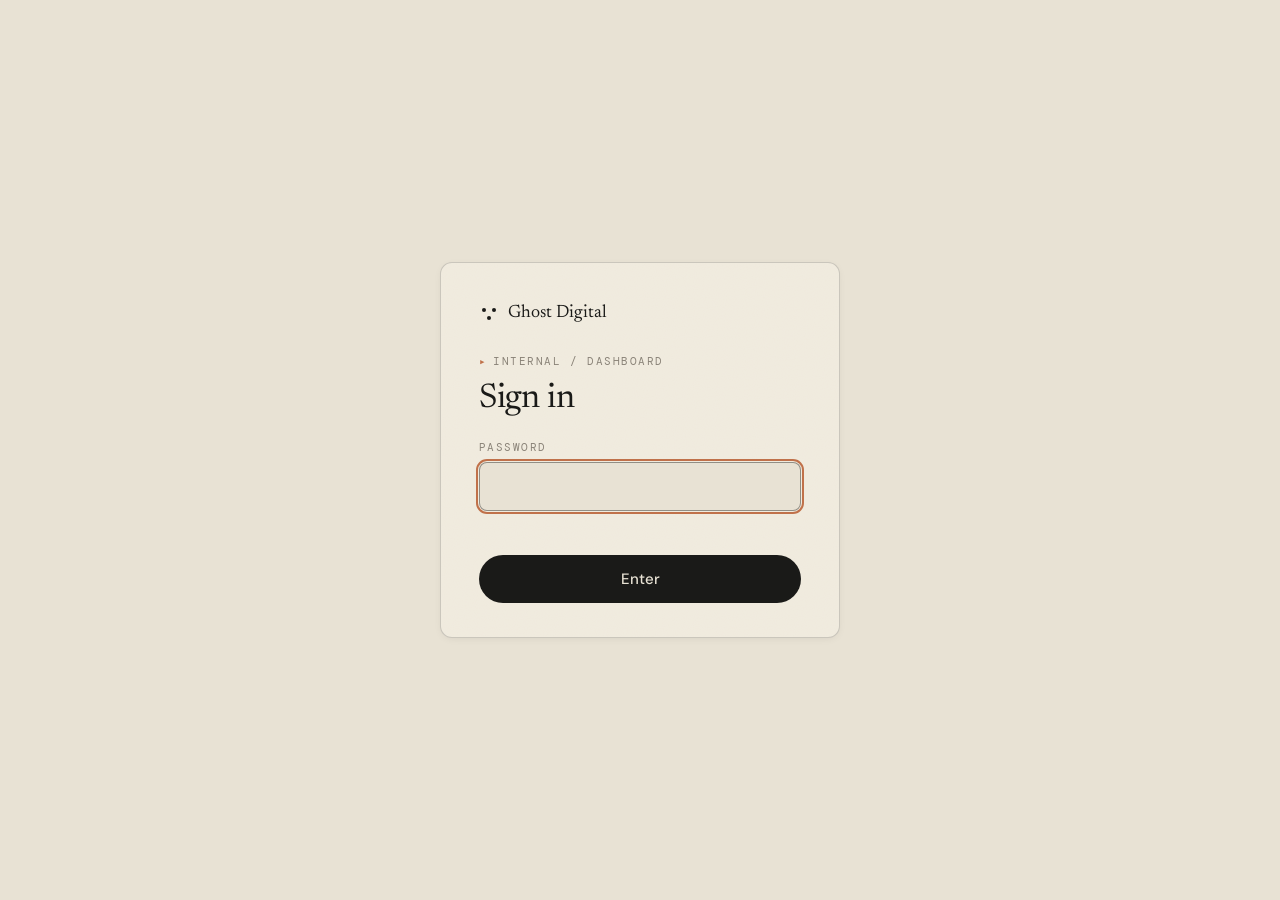
<file: login.html>
<!doctype html>
<html lang="en">
<head>
<meta charset="utf-8">
<meta name="viewport" content="width=device-width,initial-scale=1">
<meta name="robots" content="noindex, nofollow">
<title>Sign in · Ghost Digital</title>
<link rel="preconnect" href="https://fonts.googleapis.com">
<link rel="preconnect" href="https://fonts.gstatic.com" crossorigin>
<link href="https://fonts.googleapis.com/css2?family=Newsreader:opsz,wght@6..72,400;6..72,500&family=DM+Sans:opsz,wght@9..40,400;9..40,500;9..40,600&family=DM+Mono:wght@400;500&display=swap" rel="stylesheet">
<style>
  :root {
    --gd-parchment:#E8E2D4; --gd-bone:#F1ECE0; --gd-inkwell:#1A1A18;
    --gd-fg-2:#2A2A26; --gd-fg-3:#555048; --gd-fg-4:#8A8378;
    --gd-terracotta:#C0714A; --gd-clay:#D4956A;
    --gd-rule:rgba(26,26,24,0.18); --gd-rule-strong:rgba(26,26,24,0.42);
    --gd-font-display:"Newsreader",Georgia,serif;
    --gd-font-body:"DM Sans",-apple-system,"Helvetica Neue",Arial,sans-serif;
    --gd-font-mono:"DM Mono",ui-monospace,"SF Mono",Menlo,monospace;
    --gd-radius-md:8px; --gd-radius-card:12px;
    --gd-shadow-sm:0 2px 8px -2px rgba(26,26,24,0.08);
    --gd-grain:url("/assets/grain.svg");
  }
  *{box-sizing:border-box}
  body{margin:0;min-height:100vh;display:flex;align-items:center;justify-content:center;
    background:var(--gd-parchment);color:var(--gd-inkwell);font-family:var(--gd-font-body);
    -webkit-font-smoothing:antialiased;padding:24px;}
  .card{width:100%;max-width:400px;background:var(--gd-bone);border:1px solid var(--gd-rule);
    border-radius:var(--gd-radius-card);padding:40px 38px 34px;box-shadow:var(--gd-shadow-sm);
    position:relative;overflow:hidden;}
  .card::before{content:"";position:absolute;inset:0;background-image:var(--gd-grain);
    background-size:240px;mix-blend-mode:overlay;opacity:.18;pointer-events:none;}
  .card > *{position:relative;}
  .brand{display:flex;align-items:center;gap:9px;font-family:var(--gd-font-display);font-size:18px;margin-bottom:26px;}
  .brand .mark{display:inline-block;width:20px;height:20px;position:relative;}
  .brand .mark span{position:absolute;width:4px;height:4px;border-radius:999px;background:currentColor;}
  .brand .mark span:nth-child(1){left:3px;top:5px;}
  .brand .mark span:nth-child(2){left:13px;top:5px;}
  .brand .mark span:nth-child(3){left:8px;top:13px;}
  .eyebrow{font-family:var(--gd-font-mono);font-size:11px;letter-spacing:.14em;text-transform:uppercase;color:var(--gd-fg-4);display:inline-flex;align-items:center;gap:6px;}
  .eyebrow::before{content:"\25B8";color:var(--gd-terracotta);}
  h1{font-family:var(--gd-font-display);font-weight:400;font-size:34px;line-height:1.05;letter-spacing:-.012em;margin:12px 0 22px;}
  label{display:block;font-family:var(--gd-font-mono);font-size:11px;letter-spacing:.13em;text-transform:uppercase;color:var(--gd-fg-4);margin-bottom:8px;}
  input{width:100%;padding:13px 14px;background:var(--gd-parchment);border:1px solid var(--gd-rule-strong);
    border-radius:var(--gd-radius-md);color:var(--gd-inkwell);font-family:var(--gd-font-body);font-size:16px;outline:0;}
  input:focus{outline:2px solid var(--gd-terracotta);outline-offset:1px;}
  button{width:100%;margin-top:18px;padding:14px;background:var(--gd-inkwell);color:var(--gd-parchment);
    border:0;border-radius:999px;font-family:var(--gd-font-body);font-size:15px;font-weight:500;cursor:pointer;
    transition:background 200ms ease;}
  button:hover{background:#000;}
  button:disabled{opacity:.6;cursor:default;}
  .err{color:var(--gd-terracotta);font-size:13px;min-height:1.2em;margin-top:10px;}
</style>
</head>
<body>
  <main class="card">
    <div class="brand"><span class="mark"><span></span><span></span><span></span></span> Ghost Digital</div>
    <span class="eyebrow">Internal / Dashboard</span>
    <h1>Sign in</h1>
    <form id="f">
      <label for="pw">Password</label>
      <input id="pw" type="password" required autocomplete="current-password" autofocus>
      <div class="err" id="e"></div>
      <button id="b" type="submit">Enter</button>
    </form>
  </main>
<script>
  var f = document.getElementById('f'), e = document.getElementById('e'), b = document.getElementById('b');
  f.addEventListener('submit', async function (ev) {
    ev.preventDefault(); e.textContent = ''; b.disabled = true; b.textContent = 'Checking';
    try {
      var r = await fetch('/api/login', {
        method: 'POST', headers: { 'content-type': 'application/json' },
        body: JSON.stringify({ password: document.getElementById('pw').value }),
        credentials: 'same-origin'
      });
      if (r.ok) {
        location = new URLSearchParams(location.search).get('next') || '/dashboard';
      } else {
        e.textContent = r.status === 429 ? 'Too many attempts. Wait a minute.' : 'Wrong password.';
        b.disabled = false; b.textContent = 'Enter';
      }
    } catch (err) {
      e.textContent = 'Network error.'; b.disabled = false; b.textContent = 'Enter';
    }
  });
</script>
</body>
</html>
</file>
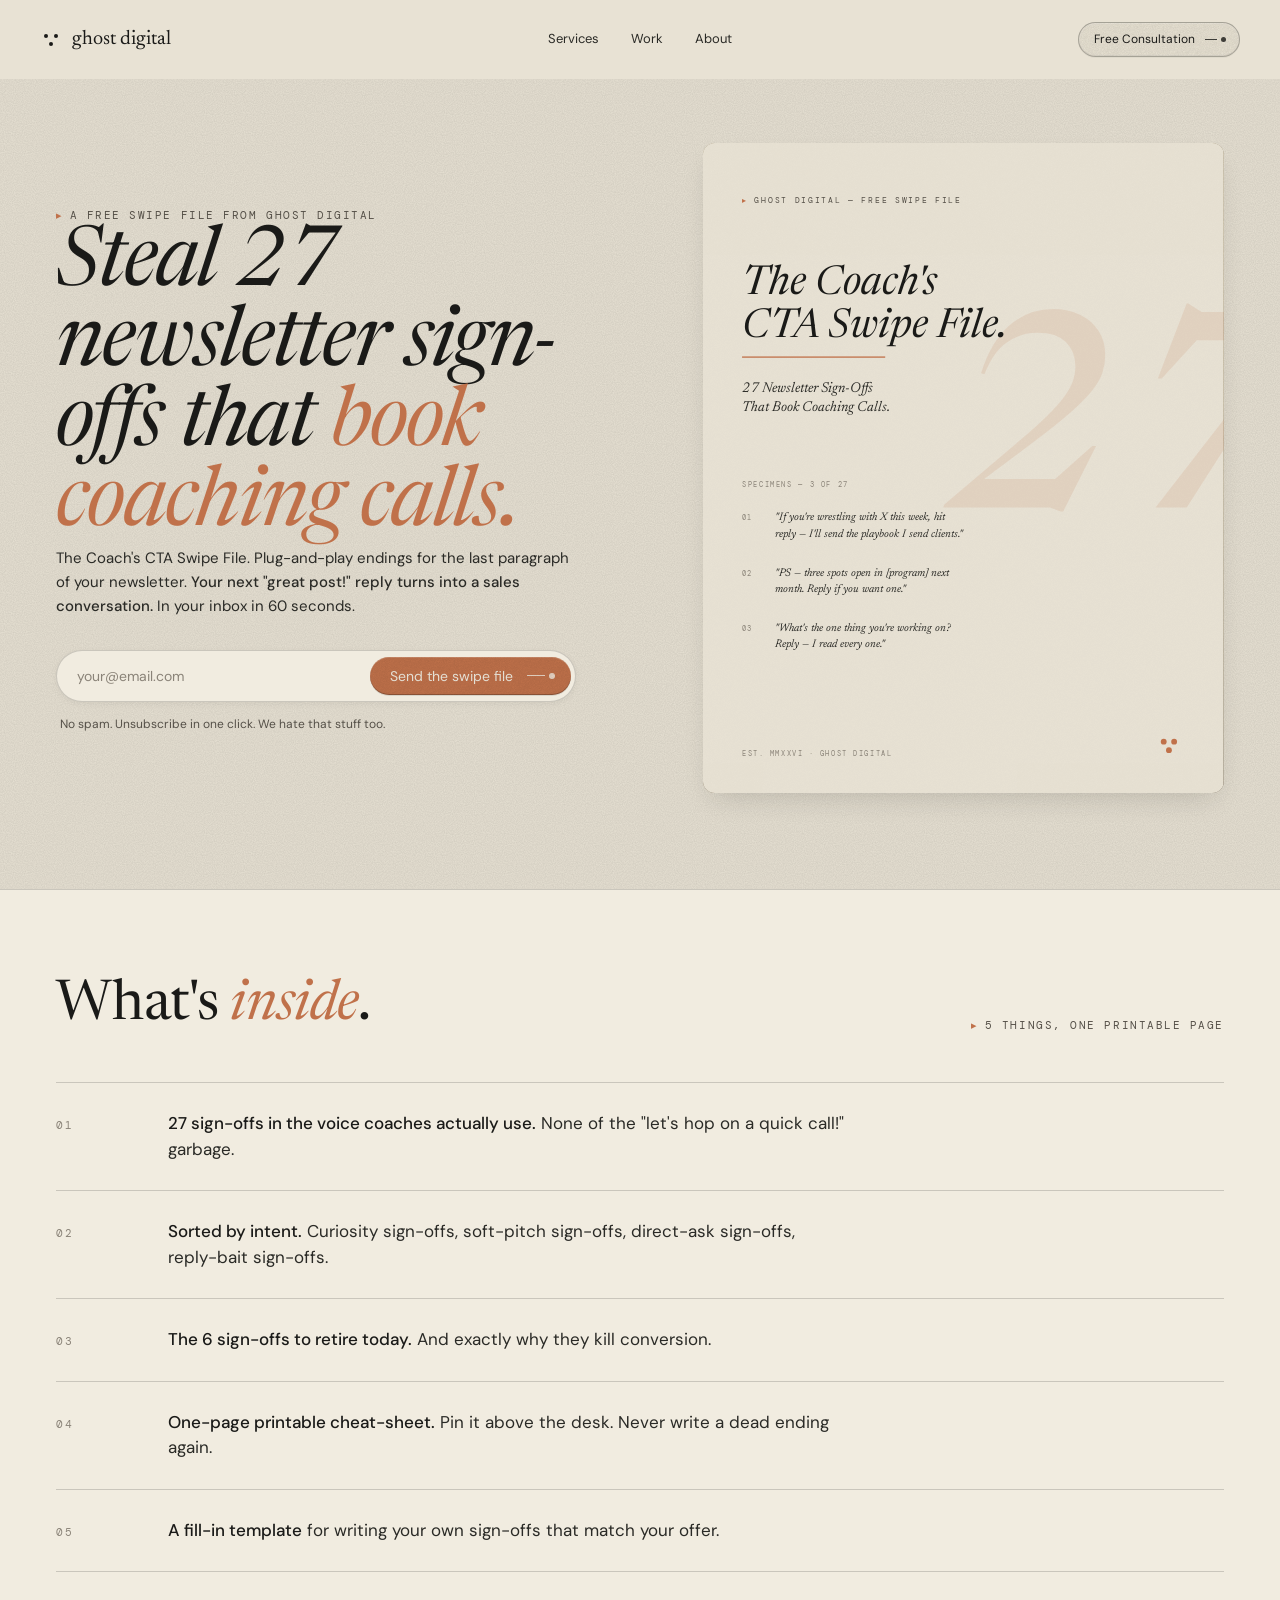
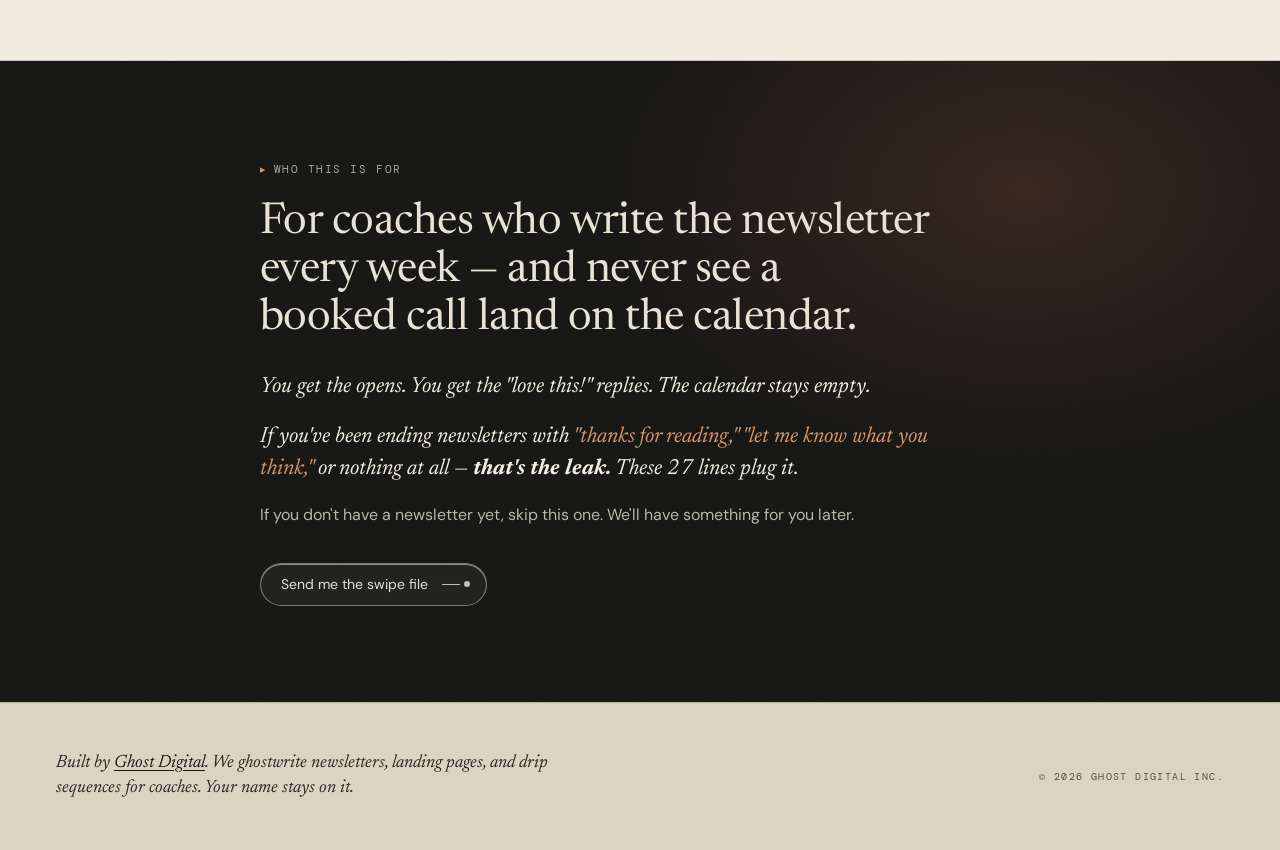
<file: swipe-file.html>
<!doctype html>
<html lang="en">
<head>
<meta charset="utf-8">
<title>The Coach's CTA Swipe File — 27 Newsletter Sign-Offs That Book Calls | Ghost Digital</title>
<meta name="description" content="Steal 27 plug-and-play newsletter sign-offs that turn 'great post!' replies into booked coaching calls. Free from Ghost Digital.">
<meta name="viewport" content="width=device-width, initial-scale=1">

<meta property="og:title" content="The Coach's CTA Swipe File — 27 Newsletter Sign-Offs That Book Calls">
<meta property="og:description" content="Plug-and-play endings for the last paragraph of your newsletter. Your next 'great post!' reply turns into a sales conversation.">
<meta property="og:image" content="/assets/cta-swipe-file-og.png">
<meta property="og:type" content="website">
<meta name="twitter:card" content="summary_large_image">

<link rel="preconnect" href="https://fonts.googleapis.com">
<link rel="preconnect" href="https://fonts.gstatic.com" crossorigin>
<link href="https://fonts.googleapis.com/css2?family=Newsreader:ital,opsz,wght@0,6..72,300;0,6..72,400;0,6..72,500;0,6..72,600;1,6..72,300;1,6..72,400;1,6..72,500&family=DM+Sans:opsz,wght@9..40,300;9..40,400;9..40,500;9..40,600&family=DM+Mono:wght@400;500&display=swap" rel="stylesheet">

<!-- Kit (ConvertKit) attribution script. Form ID 9462963 / uid c3d95834d8. -->
<script async src="https://f.convertkit.com/ckjs/ck.5.js"></script>
<style>
  /* ============================================================
     GHOST DIGITAL — tokens (from colors_and_type.css)
     ============================================================ */
  :root {
    --gd-parchment:#E8E2D4; --gd-parchment-2:#DCD4C2; --gd-bone:#F1ECE0;
    --gd-inkwell:#1A1A18; --gd-ink-2:#2A2A26; --gd-ink-3:#555048; --gd-ink-4:#8A8378;
    --gd-terracotta:#C0714A; --gd-clay:#D4956A; --gd-olive:#6B7A52;
    --gd-deep-olive:#3D4A2E; --gd-driftwood:#8A7E6A;

    --gd-bg:var(--gd-parchment); --gd-bg-elev:var(--gd-bone); --gd-bg-inverse:var(--gd-inkwell);
    --gd-fg-1:var(--gd-inkwell); --gd-fg-2:var(--gd-ink-2); --gd-fg-3:var(--gd-ink-3); --gd-fg-4:var(--gd-ink-4);
    --gd-fg-on-dark:var(--gd-parchment);
    --gd-accent:var(--gd-terracotta); --gd-accent-soft:var(--gd-clay);

    --gd-rule:rgba(26,26,24,0.18); --gd-rule-strong:rgba(26,26,24,0.42); --gd-rule-on-dark:rgba(232,226,212,0.18);

    --gd-font-display:"Newsreader","Perfectly Nineties","EB Garamond",Georgia,serif;
    --gd-font-body:"DM Sans",-apple-system,"Helvetica Neue",Arial,sans-serif;
    --gd-font-mono:"DM Mono",ui-monospace,"SF Mono",Menlo,monospace;

    --gd-radius-md:8px; --gd-radius-pill:999px; --gd-radius-card:12px;
    --gd-shadow-sm:0 2px 8px -2px rgba(26,26,24,0.08);
    --gd-shadow-md:0 12px 28px -10px rgba(26,26,24,0.18);
    --gd-ease:cubic-bezier(0.2,0.6,0.2,1);

    --gd-grain:url("/assets/grain.svg");
  }

  *{box-sizing:border-box}
  html,body{margin:0;padding:0;background:var(--gd-parchment);}
  img{max-width:100%;display:block}

  .gd{
    font-family:var(--gd-font-body); font-size:15px; line-height:1.55;
    color:var(--gd-fg-1); background:var(--gd-bg);
    -webkit-font-smoothing:antialiased; text-rendering:optimizeLegibility;
  }
  .gd h1,.gd h2,.gd h3,.gd h4{font-family:var(--gd-font-display);font-weight:400;margin:0;}
  .gd p{font-family:var(--gd-font-body);font-weight:400;font-size:15px;line-height:1.6;color:var(--gd-fg-2);text-wrap:pretty;margin:0 0 1em;}
  .gd a{color:inherit;text-decoration-thickness:1px;text-underline-offset:.15em;}
  .gd a:hover{color:var(--gd-accent);}
  .gd-page{background:var(--gd-parchment);color:var(--gd-inkwell);min-height:100vh;font-family:var(--gd-font-body);}

  /* ---------- nav (mirrors index.html) ---------- */
  .gd-nav{display:grid;grid-template-columns:1fr auto 1fr;align-items:center;padding:22px 40px;position:relative;z-index:5;}
  .gd-nav__brand{display:flex;align-items:center;gap:10px;font-family:var(--gd-font-display);font-size:20px;text-decoration:none;color:inherit;}
  .gd-nav__brand .mark{display:inline-block;width:22px;height:22px;position:relative;}
  .gd-nav__brand .mark span{position:absolute;width:4px;height:4px;border-radius:999px;background:currentColor;}
  .gd-nav__brand .mark span:nth-child(1){left:4px;top:6px;}
  .gd-nav__brand .mark span:nth-child(2){left:14px;top:6px;}
  .gd-nav__brand .mark span:nth-child(3){left:9px;top:14px;}
  .gd-nav__center{display:flex;gap:32px;justify-content:center;}
  .gd-nav__center a{font-size:13px;color:var(--gd-fg-2);text-decoration:none;}
  .gd-nav__center a:hover{color:var(--gd-accent);}
  .gd-nav__right{display:flex;justify-content:flex-end;}

  /* ---------- pill ---------- */
  .gd-pill{
    font-family:var(--gd-font-body);font-size:14px;padding:10px 16px 10px 20px;border-radius:999px;
    background:rgba(232,226,212,0.32);
    backdrop-filter:blur(8px) saturate(1.05);-webkit-backdrop-filter:blur(8px) saturate(1.05);
    border:1px solid rgba(26,26,24,0.32);
    box-shadow:inset 0 1px 0 rgba(241,236,224,0.55),inset 0 -1px 0 rgba(26,26,24,0.05),0 1px 0 rgba(26,26,24,0.04);
    color:inherit;display:inline-flex;align-items:center;gap:14px;cursor:pointer;
    transition:all 260ms var(--gd-ease);text-decoration:none;position:relative;isolation:isolate;
  }
  .gd-pill::after{content:"";position:absolute;inset:0;border-radius:inherit;background-image:var(--gd-grain);background-size:120px;mix-blend-mode:multiply;opacity:.18;pointer-events:none;}
  .gd-pill:hover{border-color:rgba(26,26,24,0.6);background:rgba(232,226,212,0.45);}
  .gd-pill .arrow{display:inline-flex;align-items:center;gap:4px;transition:transform 260ms var(--gd-ease);opacity:.82;}
  .gd-pill:hover .arrow{transform:translateX(4px);}
  .gd-pill .line{width:18px;height:1px;background:currentColor;}
  .gd-pill .dot{width:6px;height:6px;border-radius:999px;background:currentColor;}
  .gd-pill.solid{background:rgba(26,26,24,0.78);color:var(--gd-parchment);border-color:rgba(26,26,24,0.92);box-shadow:inset 0 1px 0 rgba(241,236,224,0.18),inset 0 -1px 0 rgba(0,0,0,0.3),0 1px 0 rgba(0,0,0,0.15);}
  .gd-pill.solid:hover{background:rgba(26,26,24,0.92);}
  .gd-pill.terra{background:var(--gd-terracotta);color:var(--gd-bone);border-color:var(--gd-terracotta);box-shadow:inset 0 1px 0 rgba(241,236,224,0.18),inset 0 -1px 0 rgba(0,0,0,0.25),0 1px 0 rgba(0,0,0,0.1);}
  .gd-pill.terra:hover{background:#a96340;border-color:#a96340;}
  .gd-pill.sm{font-size:12px;padding:7px 13px 7px 15px;gap:10px;}
  .gd-pill.sm .line{width:12px;} .gd-pill.sm .dot{width:5px;height:5px;}

  /* ---------- eyebrow ---------- */
  .gd-eyebrow{font-family:var(--gd-font-mono);font-size:11px;letter-spacing:.14em;text-transform:uppercase;display:inline-flex;align-items:center;gap:6px;color:var(--gd-fg-3);}
  .gd-eyebrow::before{content:"\25B8";color:var(--gd-terracotta);}

  /* ============================================================
     LEAD MAGNET — hero (parchment, 2-col with mockup)
     ============================================================ */
  .lm-hero{
    position:relative;padding:64px 56px 96px;
    display:grid;grid-template-columns:1.05fr .95fr;gap:72px;align-items:center;
    overflow:hidden;
  }
  .lm-hero::before{
    content:"";position:absolute;inset:0;background-image:var(--gd-grain);background-size:240px;
    mix-blend-mode:multiply;opacity:.18;pointer-events:none;
  }
  .lm-hero > *{position:relative;z-index:1;}

  .lm-hero__title{
    font-family:var(--gd-font-display);font-weight:400;font-style:italic;
    font-size:clamp(44px,6.5vw,84px);line-height:.96;letter-spacing:-.02em;
    color:var(--gd-inkwell);margin-top:20px;text-wrap:balance;
  }
  .lm-hero__title em{font-style:italic;color:var(--gd-terracotta);}
  .lm-hero__sub{
    font-family:var(--gd-font-body);font-size:17px;line-height:1.55;color:var(--gd-ink-3);
    max-width:520px;margin-top:24px;
  }
  .lm-hero__sub strong{color:var(--gd-ink-2);font-weight:500;}

  /* form */
  .lm-form{margin-top:32px;max-width:520px;}
  .lm-form .row{
    display:flex;align-items:center;gap:6px;padding:4px 4px 4px 20px;
    border-radius:999px;background:var(--gd-bone);
    border:1px solid var(--gd-rule);box-shadow:var(--gd-shadow-sm);
  }
  .lm-form .row:focus-within{border-color:rgba(26,26,24,0.42);}
  .lm-form input{
    background:transparent;border:0;outline:none;flex:1;
    color:var(--gd-inkwell);font-family:var(--gd-font-body);font-size:14px;padding:12px 0;
  }
  .lm-form input::placeholder{color:var(--gd-fg-4);}
  .lm-form button{border:0;cursor:pointer;}
  .lm-form .micro{font-family:var(--gd-font-body);font-size:12px;color:var(--gd-ink-3);margin-top:14px;line-height:1.45;padding-left:4px;}

  /* mockup slot */
  .lm-hero__mockup{
    position:relative;aspect-ratio:4/5;border-radius:12px;overflow:hidden;
    background:
      radial-gradient(ellipse 600px 400px at 30% 25%, rgba(196,128,80,.18) 0%, transparent 60%),
      linear-gradient(160deg,#cdbfa3 0%, #b9a98b 55%, #8a7e6a 100%);
    box-shadow:var(--gd-shadow-md);
  }
  .lm-hero__mockup::before{
    content:"";position:absolute;inset:0;background-image:var(--gd-grain);background-size:200px;
    mix-blend-mode:multiply;opacity:.4;
  }
  .lm-hero__mockup::after{
    content:"";position:absolute;inset:0;background-image:var(--gd-grain);background-size:60px;
    mix-blend-mode:soft-light;opacity:.5;
  }
  .lm-hero__mockup img,
  .lm-hero__mockup .lm-hero__cover{position:absolute;inset:0;width:100%;height:100%;object-fit:cover;z-index:1;display:block;}
  .lm-hero__mockup .slot-cap{
    position:absolute;left:20px;top:20px;z-index:2;
    font-family:var(--gd-font-mono);font-size:10px;letter-spacing:.14em;text-transform:uppercase;
    color:rgba(26,26,24,.55);
  }
  .lm-hero__mockup .slot-name{
    position:absolute;left:20px;bottom:20px;right:20px;z-index:2;
    font-family:var(--gd-font-mono);font-size:10px;letter-spacing:.14em;text-transform:uppercase;
    color:rgba(26,26,24,.55);
  }

  /* ============================================================
     WHAT'S INSIDE (bone band)
     ============================================================ */
  .lm-inside{
    background:var(--gd-bone);
    border-top:1px solid var(--gd-rule);border-bottom:1px solid var(--gd-rule);
    padding:88px 56px;
  }
  .lm-inside__head{display:flex;justify-content:space-between;align-items:flex-end;gap:32px;margin-bottom:48px;flex-wrap:wrap;}
  .lm-inside__head h2{
    font-family:var(--gd-font-display);font-size:clamp(34px,5vw,56px);line-height:1.0;
    letter-spacing:-.012em;max-width:600px;
  }
  .lm-inside__head h2 em{font-style:italic;color:var(--gd-terracotta);}
  .lm-inside__list{
    list-style:none;padding:0;margin:0;
    border-top:1px solid var(--gd-rule);
    display:grid;grid-template-columns:1fr;
  }
  .lm-inside__list li{
    display:grid;grid-template-columns:80px 1fr;gap:32px;
    padding:28px 0;border-bottom:1px solid var(--gd-rule);
    align-items:baseline;
  }
  .lm-inside__list .num{
    font-family:var(--gd-font-mono);font-size:11px;letter-spacing:.14em;
    text-transform:uppercase;color:var(--gd-ink-4);
  }
  .lm-inside__list .body{
    font-family:var(--gd-font-body);font-size:17px;line-height:1.5;color:var(--gd-ink-2);
    max-width:680px;
  }
  .lm-inside__list .body strong{font-weight:500;color:var(--gd-inkwell);}

  /* ============================================================
     WHO THIS IS FOR (dark inverted moment)
     ============================================================ */
  .lm-for{
    background:var(--gd-inkwell);color:var(--gd-fg-on-dark);
    padding:96px 56px;position:relative;overflow:hidden;
  }
  .lm-for::before{
    content:"";position:absolute;inset:0;background-image:var(--gd-grain);background-size:280px;
    mix-blend-mode:overlay;opacity:.35;pointer-events:none;
  }
  .lm-for::after{
    content:"";position:absolute;inset:0;
    background:radial-gradient(ellipse 600px 400px at 80% 20%, rgba(196,113,74,.18), transparent 70%);
    pointer-events:none;
  }
  .lm-for__inner{position:relative;z-index:1;max-width:760px;margin:0 auto;}
  .lm-for__eyebrow{color:rgba(232,226,212,.7);}
  .lm-for__eyebrow::before{color:var(--gd-clay);}
  .lm-for h2{
    font-family:var(--gd-font-display);font-weight:400;
    font-size:clamp(30px,4.2vw,44px);line-height:1.1;letter-spacing:-.012em;
    margin-top:18px;text-wrap:balance;
  }
  .lm-for__body{margin-top:28px;}
  .lm-for__body p{font-family:var(--gd-font-display);font-style:italic;font-size:22px;line-height:1.45;color:var(--gd-bone);max-width:680px;margin:0 0 18px;}
  .lm-for__body p.body{font-family:var(--gd-font-body);font-style:normal;font-size:16px;color:rgba(232,226,212,.78);max-width:600px;}
  .lm-for__body .leak{color:var(--gd-clay);font-style:italic;}
  .lm-for__cta{margin-top:36px;display:flex;gap:14px;flex-wrap:wrap;}
  .lm-for__cta .gd-pill{color:var(--gd-bone);border-color:rgba(232,226,212,.45);background:rgba(232,226,212,.06);}
  .lm-for__cta .gd-pill:hover{background:rgba(232,226,212,.14);border-color:rgba(232,226,212,.7);}

  /* ============================================================
     FOOTER — minimal
     ============================================================ */
  .lm-footer{
    background:var(--gd-parchment-2);padding:48px 56px;
    border-top:1px solid var(--gd-rule);
    display:flex;justify-content:space-between;align-items:center;gap:24px;flex-wrap:wrap;
  }
  .lm-footer__lede{
    font-family:var(--gd-font-display);font-style:italic;font-size:18px;line-height:1.4;
    color:var(--gd-ink-2);max-width:560px;
  }
  .lm-footer__lede a{color:var(--gd-inkwell);text-decoration-thickness:1px;}
  .lm-footer__meta{
    font-family:var(--gd-font-mono);font-size:10px;letter-spacing:.14em;
    text-transform:uppercase;color:var(--gd-ink-3);
  }

  /* ============================================================
     responsive
     ============================================================ */
  @media (max-width:980px){
    .gd-nav{grid-template-columns:1fr auto;padding:18px 24px;}
    .gd-nav__center{display:none;}
    .lm-hero{grid-template-columns:1fr;gap:48px;padding:40px 24px 72px;}
    .lm-hero__mockup{order:-1;max-width:420px;margin:0 auto;width:100%;}
    .lm-inside{padding:64px 24px;}
    .lm-inside__list li{grid-template-columns:60px 1fr;gap:20px;}
    .lm-for{padding:72px 24px;}
    .lm-footer{padding:36px 24px;flex-direction:column;align-items:flex-start;}
  }
</style>
</head>
<body>
<div class="gd gd-page">

  <nav class="gd-nav">
    <a class="gd-nav__brand" href="/"><span class="mark"><span></span><span></span><span></span></span> ghost digital</a>
    <div class="gd-nav__center">
      <a href="/#services">Services</a>
      <a href="/#work">Work</a>
      <a href="/#about">About</a>
    </div>
    <div class="gd-nav__right">
      <a class="gd-pill sm" href="/#book"><span>Free Consultation</span><span class="arrow"><span class="line"></span><span class="dot"></span></span></a>
    </div>
  </nav>

  <!-- HERO -->
  <section class="lm-hero">
    <div class="lm-hero__copy">
      <span class="gd-eyebrow">A free swipe file from Ghost Digital</span>
      <h1 class="lm-hero__title">Steal 27 newsletter sign-offs that <em>book coaching calls.</em></h1>
      <p class="lm-hero__sub">
        The Coach's CTA Swipe File. Plug-and-play endings for the last paragraph of your newsletter.
        <strong>Your next "great post!" reply turns into a sales conversation.</strong>
        In your inbox in 60 seconds.
      </p>

      <form class="lm-form seva-form formkit-form" id="signup-form"
            action="https://app.kit.com/forms/9462963/subscriptions"
            method="POST" target="_blank"
            data-sv-form="9462963" data-uid="c3d95834d8"
            data-format="inline" data-version="5">
        <div class="row">
          <input type="email" name="email_address" required aria-label="Email address" placeholder="your@email.com">
          <button class="gd-pill terra" type="submit" id="signup-submit">
            <span>Send the swipe file</span>
            <span class="arrow"><span class="line"></span><span class="dot"></span></span>
          </button>
        </div>
        <div class="micro">No spam. Unsubscribe in one click. We hate that stuff too.</div>
      </form>
    </div>

    <div class="lm-hero__mockup">
      <svg class="lm-hero__cover" viewBox="0 0 800 1000" preserveAspectRatio="xMidYMid meet"
           role="img" aria-label="The Coach's CTA Swipe File — cover">
        <defs>
          <filter id="paperNoise" x="0" y="0" width="100%" height="100%">
            <feTurbulence type="fractalNoise" baseFrequency="0.85" numOctaves="2" seed="3"/>
            <feColorMatrix values="0 0 0 0 0.1
                                   0 0 0 0 0.09
                                   0 0 0 0 0.08
                                   0 0 0 0.06 0"/>
          </filter>
        </defs>

        <!-- parchment ground + paper grain -->
        <rect width="800" height="1000" fill="#E8E2D4"/>
        <rect width="800" height="1000" filter="url(#paperNoise)" opacity="0.45"/>

        <!-- big italic '27' as background anchor -->
        <text x="640" y="560" font-family="'Newsreader','EB Garamond',Georgia,serif"
              font-size="420" font-style="italic" font-weight="500"
              fill="#C0714A" opacity="0.13" text-anchor="middle">27</text>

        <!-- top eyebrow -->
        <g font-family="'DM Mono',ui-monospace,monospace" font-size="13"
           letter-spacing="2.6" fill="#555048">
          <text x="60" y="92">
            <tspan fill="#C0714A">▸</tspan>  GHOST DIGITAL — FREE SWIPE FILE
          </text>
        </g>

        <!-- title -->
        <g font-family="'Newsreader','EB Garamond',Georgia,serif" fill="#1A1A18">
          <text x="60" y="232" font-size="62" font-style="italic" font-weight="400">The Coach's</text>
          <text x="60" y="298" font-size="62" font-style="italic" font-weight="400">CTA Swipe File.</text>

          <!-- terracotta hairline rule -->
          <rect x="60" y="328" width="220" height="2" fill="#C0714A"/>

          <!-- subtitle -->
          <text x="60" y="382" font-size="22" font-style="italic" fill="#2A2A26">27 Newsletter Sign-Offs</text>
          <text x="60" y="412" font-size="22" font-style="italic" fill="#2A2A26">That Book Coaching Calls.</text>
        </g>

        <!-- specimens -->
        <g>
          <text x="60" y="528" font-family="'DM Mono',ui-monospace,monospace"
                font-size="11" letter-spacing="2.5" fill="#8A8378">SPECIMENS — 3 OF 27</text>

          <text x="60" y="580" font-family="'DM Mono',ui-monospace,monospace"
                font-size="11" letter-spacing="1.5" fill="#8A8378">01</text>
          <text x="110" y="580" font-family="'Newsreader','EB Garamond',Georgia,serif"
                font-size="17" font-style="italic" fill="#2A2A26">"If you're wrestling with X this week, hit</text>
          <text x="110" y="605" font-family="'Newsreader','EB Garamond',Georgia,serif"
                font-size="17" font-style="italic" fill="#2A2A26">reply — I'll send the playbook I send clients."</text>

          <text x="60" y="665" font-family="'DM Mono',ui-monospace,monospace"
                font-size="11" letter-spacing="1.5" fill="#8A8378">02</text>
          <text x="110" y="665" font-family="'Newsreader','EB Garamond',Georgia,serif"
                font-size="17" font-style="italic" fill="#2A2A26">"PS — three spots open in [program] next</text>
          <text x="110" y="690" font-family="'Newsreader','EB Garamond',Georgia,serif"
                font-size="17" font-style="italic" fill="#2A2A26">month. Reply if you want one."</text>

          <text x="60" y="750" font-family="'DM Mono',ui-monospace,monospace"
                font-size="11" letter-spacing="1.5" fill="#8A8378">03</text>
          <text x="110" y="750" font-family="'Newsreader','EB Garamond',Georgia,serif"
                font-size="17" font-style="italic" fill="#2A2A26">"What's the one thing you're working on?</text>
          <text x="110" y="775" font-family="'Newsreader','EB Garamond',Georgia,serif"
                font-size="17" font-style="italic" fill="#2A2A26">Reply — I read every one."</text>
        </g>

        <!-- bottom-left colophon -->
        <text x="60" y="942" font-family="'DM Mono',ui-monospace,monospace"
              font-size="11" letter-spacing="2.4" fill="#8A8378">EST. MMXXVI · GHOST DIGITAL</text>

        <!-- bottom-right three-dot brand mark (matches nav) -->
        <g transform="translate(708,920)" fill="#C0714A">
          <circle cx="0" cy="0" r="4.5"/>
          <circle cx="16" cy="0" r="4.5"/>
          <circle cx="8" cy="13" r="4.5"/>
        </g>
      </svg>
    </div>
  </section>

  <!-- WHAT'S INSIDE -->
  <section class="lm-inside">
    <div class="lm-inside__head">
      <h2>What's <em>inside</em>.</h2>
      <span class="gd-eyebrow">5 things, one printable page</span>
    </div>
    <ul class="lm-inside__list">
      <li>
        <span class="num">01</span>
        <span class="body"><strong>27 sign-offs in the voice coaches actually use.</strong> None of the "let's hop on a quick call!" garbage.</span>
      </li>
      <li>
        <span class="num">02</span>
        <span class="body"><strong>Sorted by intent.</strong> Curiosity sign-offs, soft-pitch sign-offs, direct-ask sign-offs, reply-bait sign-offs.</span>
      </li>
      <li>
        <span class="num">03</span>
        <span class="body"><strong>The 6 sign-offs to retire today.</strong> And exactly why they kill conversion.</span>
      </li>
      <li>
        <span class="num">04</span>
        <span class="body"><strong>One-page printable cheat-sheet.</strong> Pin it above the desk. Never write a dead ending again.</span>
      </li>
      <li>
        <span class="num">05</span>
        <span class="body"><strong>A fill-in template</strong> for writing your own sign-offs that match your offer.</span>
      </li>
    </ul>
  </section>

  <!-- WHO THIS IS FOR -->
  <section class="lm-for">
    <div class="lm-for__inner">
      <span class="gd-eyebrow lm-for__eyebrow">Who this is for</span>
      <h2>For coaches who write the newsletter every week — and never see a booked call land on the calendar.</h2>
      <div class="lm-for__body">
        <p>You get the opens. You get the "love this!" replies. The calendar stays empty.</p>
        <p>If you've been ending newsletters with <span class="leak">"thanks for reading,"</span> <span class="leak">"let me know what you think,"</span> or nothing at all — <strong>that's the leak.</strong> These 27 lines plug it.</p>
        <p class="body">If you don't have a newsletter yet, skip this one. We'll have something for you later.</p>
      </div>
      <div class="lm-for__cta">
        <a class="gd-pill" href="#signup-form">
          <span>Send me the swipe file</span>
          <span class="arrow"><span class="line"></span><span class="dot"></span></span>
        </a>
      </div>
    </div>
  </section>

  <!-- FOOTER -->
  <footer class="lm-footer">
    <div class="lm-footer__lede">
      Built by <a href="/">Ghost Digital</a>. We ghostwrite newsletters, landing pages, and drip sequences for coaches. Your name stays on it.
    </div>
    <div class="lm-footer__meta">
      © 2026 Ghost Digital Inc.
    </div>
  </footer>

</div>

<script>
  /* Fire-and-redirect: POST to Kit, redirect to /swipe-file-asset.html.
     Pattern from PATTERNS.md §2. Provider returns opaque (no-cors) response;
     subscription + confirm email fire server-side. */
  (function(){
    var form = document.getElementById('signup-form');
    if(!form) return;
    form.addEventListener('submit', function(e){
      var email = form.querySelector('input[type="email"]');
      if(!email || !email.value) return;          // native validation handles empty
      e.preventDefault();
      form.removeAttribute('target');             // JS taking over
      var btn = document.getElementById('signup-submit');
      if(btn){
        btn.disabled = true;
        var label = btn.querySelector('span');
        if(label) label.textContent = 'Sending…';
      }
      var go = function(){ window.location.href = '/swipe-file-asset.html'; };
      fetch(form.action, { method:'POST', mode:'no-cors', body:new FormData(form) })
        .then(go).catch(go);
    });
  })();
</script>
</body>
</html>
</file>
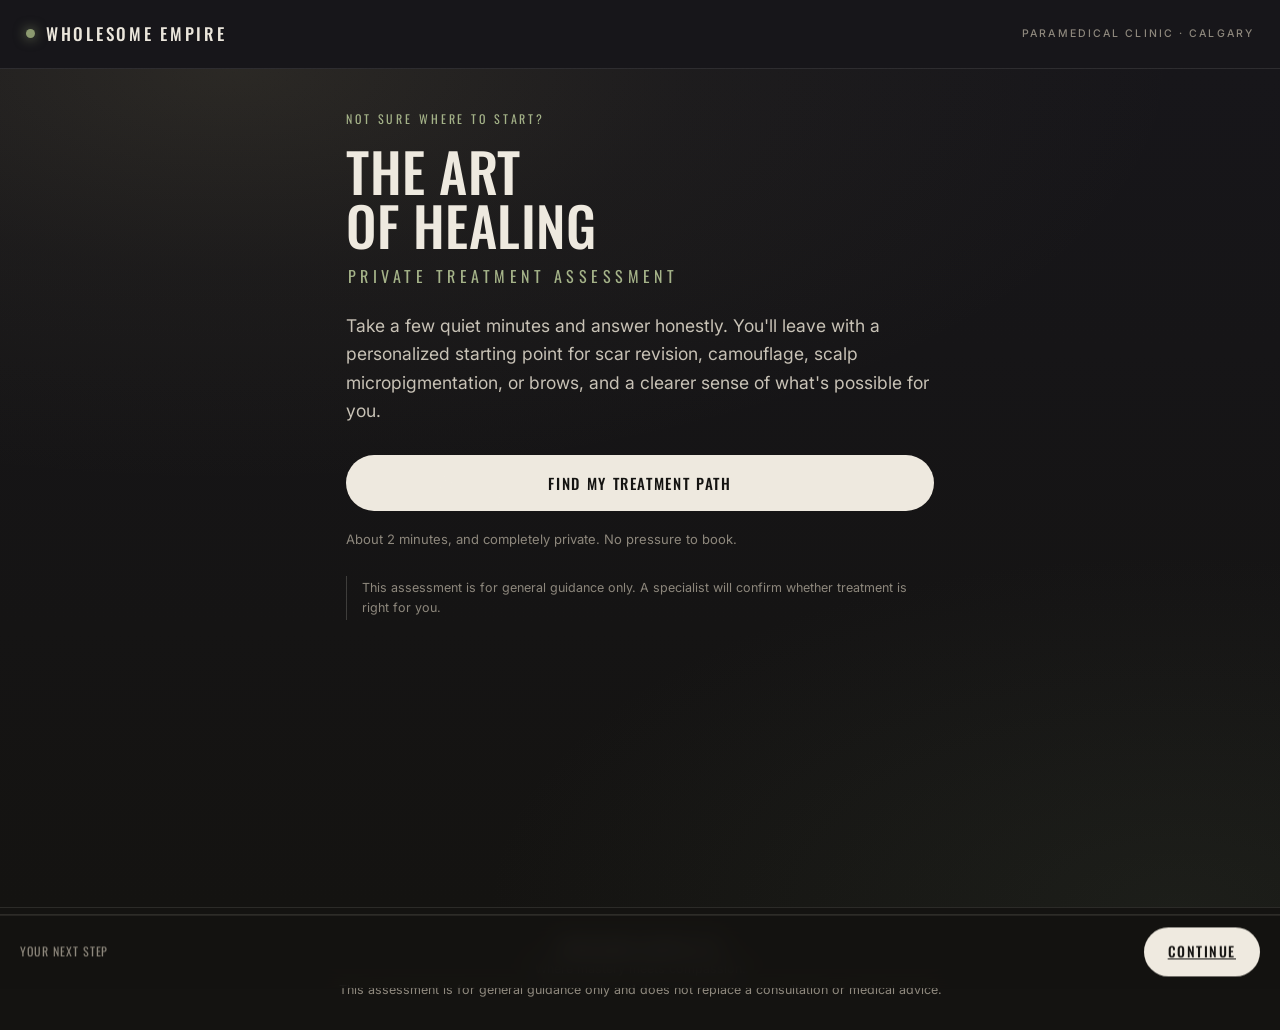
<file: treatment-assessment.html>
<!doctype html>
<html lang="en">
<head>
<meta charset="utf-8" />
<meta name="viewport" content="width=device-width, initial-scale=1" />
<title>The Art of Healing: Private Treatment Assessment · Wholesome Empire YYC</title>
<meta name="description" content="A private, unhurried assessment that gives you a personalized starting point for scar revision, camouflage, scalp micropigmentation, or brows." />
<meta name="robots" content="index,follow" />
<link rel="preconnect" href="https://fonts.googleapis.com" />
<link rel="preconnect" href="https://fonts.gstatic.com" crossorigin />
<link href="https://fonts.googleapis.com/css2?family=Oswald:wght@300;400;500;600;700&family=Inter:wght@400;450;500;600&display=swap" rel="stylesheet" />
<style>
/* ==========================================================================
   WHOLESOME EMPIRE YYC — Private Treatment Path Assessment
   "Studio at dusk" — dim, intimate, restorative. Client brand namespaced
   --we-* so it never shadows the host repo's --gd-* tokens.
   ========================================================================== */
:root {
  /* dusk foundation — warm near-black, cream ink, olive that glows on dark */
  --we-void:#141311; --we-bg:#17161A; --we-surface:#1E1D21; --we-surface-2:#26242A;
  --we-ink:#ECE7DD; --we-ink-2:#C9C3B7; --we-ink-soft:#8F897E;
  --we-rule:rgba(236,231,221,.11); --we-rule-2:rgba(236,231,221,.20);
  --we-olive:#8E9C72; --we-olive-soft:#A6B48A; --we-olive-deep:#3F4A3C;
  --we-olive-tint:rgba(142,156,114,.13);
  --we-cream:#EFEAE0;

  --we-font-display:"Oswald","Helvetica Neue",Arial,sans-serif;
  --we-font-body:"Inter",-apple-system,"Segoe UI",Roboto,Helvetica,Arial,sans-serif;

  --we-radius:16px; --we-radius-sm:11px; --we-radius-pill:999px;
  --we-ease:cubic-bezier(.19,.68,.24,1);
  --we-maxw:640px;
}
*{box-sizing:border-box}
html,body{margin:0;padding:0}
body{
  background:var(--we-bg); color:var(--we-ink);
  font-family:var(--we-font-body); font-size:16px; line-height:1.62;
  -webkit-font-smoothing:antialiased; text-rendering:optimizeLegibility;
  position:relative; min-height:100vh;
}
/* film grain — the "studio" texture, sits over everything, ignores pointer */
body::after{
  content:""; position:fixed; inset:0; pointer-events:none; z-index:99;
  background-image:url("/assets/grain.svg"); background-size:260px; opacity:.05; mix-blend-mode:overlay;
}
img{max-width:100%;display:block}
button{font-family:inherit}

/* --- masthead ------------------------------------------------------------ */
.we-nav{
  display:flex; align-items:center; justify-content:space-between;
  padding:20px 26px; border-bottom:1px solid var(--we-rule); position:relative; z-index:5;
}
.we-nav__brand{
  font-family:var(--we-font-display); font-weight:500; font-size:17px;
  letter-spacing:.16em; text-transform:uppercase; color:var(--we-ink);
  text-decoration:none; display:flex; align-items:center; gap:11px;
}
.we-nav__brand .mark{
  width:9px;height:9px;border-radius:50%;background:var(--we-olive);
  box-shadow:0 0 12px 1px rgba(142,156,114,.6); display:inline-block;flex:none;
}
.we-nav__tag{ font-size:10.5px; letter-spacing:.2em; text-transform:uppercase; color:var(--we-ink-soft); font-weight:500; }
@media(max-width:520px){ .we-nav__tag{display:none} }

/* --- shell / dusk light -------------------------------------------------- */
.we-main{ min-height:calc(100vh - 62px); display:flex; flex-direction:column; position:relative; z-index:2; }
/* warm light through a window, upper-left, fading into the dark */
.we-main::before{
  content:""; position:absolute; inset:0; pointer-events:none; z-index:-1;
  background:
    radial-gradient(120% 80% at 18% 0%, rgba(150,140,96,.16) 0%, rgba(150,140,96,.05) 30%, transparent 62%),
    radial-gradient(90% 70% at 92% 100%, rgba(63,74,60,.20) 0%, transparent 60%),
    linear-gradient(180deg, var(--we-bg) 0%, var(--we-void) 100%);
}
.we-shell{ max-width:var(--we-maxw); margin:0 auto; padding:0 26px; width:100%; }

/* --- progress ------------------------------------------------------------ */
.we-progress{ padding:30px 0 4px; }
.we-progress__row{
  display:flex; align-items:center; justify-content:space-between;
  font-size:11.5px; letter-spacing:.16em; text-transform:uppercase;
  color:var(--we-ink-soft); font-weight:500; margin-bottom:11px;
}
.we-progress__back{
  background:none; border:none; cursor:pointer; padding:4px 0;
  font-size:11.5px; letter-spacing:.14em; text-transform:uppercase;
  color:var(--we-ink-soft); font-weight:500; display:inline-flex; align-items:center; gap:6px;
  transition:color 200ms var(--we-ease);
}
.we-progress__back:hover{ color:var(--we-olive-soft) }
.we-progress__back[hidden]{ display:none }
.we-track{ height:3px; background:rgba(236,231,221,.09); border-radius:var(--we-radius-pill); overflow:hidden; }
.we-track__fill{
  height:100%; background:linear-gradient(90deg,var(--we-olive-deep),var(--we-olive));
  box-shadow:0 0 10px rgba(142,156,114,.5);
  border-radius:var(--we-radius-pill); width:0%; transition:width 620ms var(--we-ease);
}

/* --- screen container + motion ------------------------------------------- */
.we-screen{ flex:1; padding:40px 0 48px; animation:we-enter 620ms var(--we-ease) both; }
@keyframes we-enter{ from{opacity:0; transform:translateY(20px)} to{opacity:1; transform:none} }
@keyframes we-rise{ from{opacity:0; transform:translateY(16px)} to{opacity:1; transform:none} }
@keyframes we-reveal{ 0%{opacity:0; transform:translateY(24px) scale(.985); filter:blur(3px)} 100%{opacity:1; transform:none; filter:none} }
@keyframes we-draw{ from{transform:scaleX(0)} to{transform:scaleX(1)} }
@media(prefers-reduced-motion:reduce){
  .we-screen,.we-reveal,.we-stagger>*{animation:none!important}
  .we-track__fill{transition:none}
}

.we-eyebrow{
  font-family:var(--we-font-display); font-weight:400; font-size:12px;
  letter-spacing:.24em; text-transform:uppercase; color:var(--we-olive-soft); margin:0 0 16px;
}
.we-h1{
  font-family:var(--we-font-display); font-weight:500; text-transform:uppercase;
  font-size:clamp(34px,8.5vw,54px); line-height:1.0; letter-spacing:.01em;
  color:var(--we-cream); margin:0 0 20px;
}
.we-q{
  font-family:var(--we-font-display); font-weight:400; text-transform:uppercase;
  font-size:clamp(24px,5.4vw,34px); line-height:1.08; letter-spacing:.012em;
  color:var(--we-cream); margin:0 0 10px;
}
.we-hero-sub{
  font-family:var(--we-font-display); font-weight:400; text-transform:uppercase;
  font-size:clamp(13px,2.6vw,16px); letter-spacing:.28em; color:var(--we-olive-soft);
  margin:-8px 0 22px; padding:0 0 0 2px;
}
.we-help{ color:var(--we-ink-soft); font-size:15px; margin:0 0 26px; }
.we-lede{ color:var(--we-ink-2); font-size:17.5px; line-height:1.62; margin:0 0 30px; max-width:34em; }

/* --- option cards -------------------------------------------------------- */
.we-options{ display:flex; flex-direction:column; gap:11px; }
.we-option{
  text-align:left; width:100%; cursor:pointer;
  background:var(--we-surface); border:1px solid var(--we-rule);
  border-radius:var(--we-radius); padding:18px 20px;
  font-size:16px; font-weight:450; color:var(--we-ink);
  display:flex; align-items:center; gap:15px;
  transition:border-color 220ms var(--we-ease), background 220ms var(--we-ease), transform 160ms var(--we-ease), box-shadow 220ms var(--we-ease);
}
.we-option:hover{ border-color:var(--we-rule-2); background:var(--we-surface-2); box-shadow:0 0 0 1px var(--we-olive-tint), 0 14px 40px -28px rgba(0,0,0,.9); }
.we-option:active{ transform:scale(.993) }
.we-option:focus-visible{ outline:2px solid var(--we-olive); outline-offset:2px }
.we-option.is-selected{ border-color:var(--we-olive); background:var(--we-olive-tint); }
.we-option__tick{
  flex:none; width:20px; height:20px; border-radius:50%;
  border:1.5px solid var(--we-ink-soft); position:relative; transition:all 220ms var(--we-ease);
}
.we-option.is-selected .we-option__tick{ border-color:var(--we-olive); background:var(--we-olive); box-shadow:0 0 12px rgba(142,156,114,.6); }
.we-option.is-selected .we-option__tick::after{
  content:""; position:absolute; left:6px; top:3px; width:5px; height:9px;
  border:solid var(--we-void); border-width:0 2px 2px 0; transform:rotate(45deg);
}

/* --- buttons ------------------------------------------------------------- */
.we-btn{
  font-family:var(--we-font-display); font-weight:500; text-transform:uppercase;
  letter-spacing:.11em; font-size:15px; cursor:pointer;
  border:none; border-radius:var(--we-radius-pill); padding:17px 32px;
  background:var(--we-cream); color:var(--we-void);
  transition:background 240ms var(--we-ease), transform 160ms var(--we-ease), box-shadow 240ms var(--we-ease);
  display:inline-flex; align-items:center; justify-content:center; gap:10px;
}
.we-btn:hover{ background:var(--we-olive-soft); box-shadow:0 0 30px -6px rgba(142,156,114,.55); }
.we-btn:active{ transform:translateY(1px) }
.we-btn:disabled{ opacity:.55; cursor:not-allowed }
.we-btn--full{ width:100% }
.we-btn--ghost{ background:transparent; color:var(--we-ink); border:1px solid var(--we-rule-2); }
.we-btn--ghost:hover{ background:transparent; border-color:var(--we-olive); color:var(--we-olive-soft); box-shadow:none; }
.we-microcopy{ font-size:13px; color:var(--we-ink-soft); margin:18px 0 0; }

/* --- concierge chat (POC, ?mode=chat) ------------------------------------ */
.we-chat{ display:flex; flex-direction:column; min-height:calc(100vh - 62px); }
.we-chat__log{ flex:1; display:flex; flex-direction:column; gap:14px; padding:34px 0 20px; }
.we-msg{ max-width:82%; font-size:15.5px; line-height:1.55; padding:14px 17px; border-radius:18px; animation:we-rise 380ms var(--we-ease) both; }
.we-msg--bot{ align-self:flex-start; background:var(--we-surface); border:1px solid var(--we-rule); border-bottom-left-radius:5px; color:var(--we-ink); }
.we-msg--user{ align-self:flex-end; background:var(--we-olive-tint); border:1px solid rgba(142,156,114,.32); border-bottom-right-radius:5px; color:var(--we-cream); }
.we-typing{ align-self:flex-start; display:flex; gap:5px; padding:16px 18px; background:var(--we-surface); border:1px solid var(--we-rule); border-radius:18px; border-bottom-left-radius:5px; }
.we-typing span{ width:7px; height:7px; border-radius:50%; background:var(--we-ink-soft); animation:we-blink 1.2s infinite both; }
.we-typing span:nth-child(2){ animation-delay:.2s } .we-typing span:nth-child(3){ animation-delay:.4s }
@keyframes we-blink{ 0%,60%,100%{opacity:.25;transform:translateY(0)} 30%{opacity:1;transform:translateY(-3px)} }
.we-suggest{ display:flex; flex-wrap:wrap; gap:8px; padding:2px 0 8px; }
.we-suggest button{ cursor:pointer; font-family:var(--we-font-body); font-size:13.5px; color:var(--we-ink-2); background:transparent; border:1px solid var(--we-rule-2); border-radius:var(--we-radius-pill); padding:9px 15px; transition:all 160ms var(--we-ease); }
.we-suggest button:hover{ border-color:var(--we-olive); color:var(--we-ink); background:var(--we-olive-tint); }
.we-chat__bar{ position:sticky; bottom:0; display:flex; gap:10px; align-items:flex-end; padding:14px 0 20px; background:linear-gradient(180deg, transparent, var(--we-void) 26%); }
.we-chat__input{ flex:1; resize:none; font-family:inherit; font-size:15.5px; line-height:1.4; color:var(--we-ink); background:rgba(0,0,0,.28); border:1px solid var(--we-rule-2); border-radius:20px; padding:13px 17px; max-height:120px; }
.we-chat__input:focus{ outline:none; border-color:var(--we-olive); }
.we-chat__input::placeholder{ color:var(--we-ink-soft); }
.we-chat__send{ flex:none; width:46px; height:46px; border-radius:50%; border:none; cursor:pointer; background:var(--we-cream); color:var(--we-void); font-size:18px; display:flex; align-items:center; justify-content:center; transition:background 180ms var(--we-ease); }
.we-chat__send:hover{ background:var(--we-olive-soft); }
.we-chat__note{ text-align:center; font-size:11.5px; color:var(--we-ink-soft); padding:0 0 10px; letter-spacing:.02em; }

/* --- result: plan summary strip ------------------------------------------ */
.we-plan{
  background:linear-gradient(180deg, rgba(142,156,114,.12), rgba(142,156,114,.03));
  border:1px solid rgba(142,156,114,.30); border-radius:var(--we-radius);
  padding:22px 24px 24px; margin:0 0 30px;
}
.we-plan__row{ display:flex; align-items:baseline; justify-content:space-between; gap:14px; flex-wrap:wrap; margin:0 0 14px; }
.we-plan__path{ font-family:var(--we-font-display); font-weight:500; text-transform:uppercase; font-size:clamp(21px,4.4vw,27px); line-height:1.06; color:var(--we-cream); margin:0; flex:1 1 auto; }
.we-plan__peek{ font-size:13px; color:var(--we-ink-soft); margin:16px 0 0; padding:14px 0 0; border-top:1px solid var(--we-rule); }
.we-plan__peek b{ color:var(--we-ink-2); font-weight:600; }

/* --- result: sticky next-step bar ---------------------------------------- */
.we-sticky{
  position:fixed; left:0; right:0; bottom:0; z-index:40;
  background:rgba(20,19,17,.86); backdrop-filter:blur(12px) saturate(1.1); -webkit-backdrop-filter:blur(12px) saturate(1.1);
  border-top:1px solid var(--we-rule-2); padding:12px 20px;
  display:flex; align-items:center; justify-content:space-between; gap:14px;
  transform:translateY(120%); transition:transform 420ms var(--we-ease);
}
.we-sticky.is-shown{ transform:none; }
.we-sticky__label{ font-family:var(--we-font-display); text-transform:uppercase; letter-spacing:.08em; font-size:12px; color:var(--we-ink-soft); display:flex; flex-direction:column; gap:2px; }
.we-sticky__label b{ color:var(--we-cream); font-weight:500; font-size:14px; letter-spacing:.04em; }
.we-sticky .we-btn{ padding:13px 24px; font-size:14px; white-space:nowrap; }
@media(max-width:520px){ .we-sticky__label{ display:none } .we-sticky{ justify-content:center } .we-sticky .we-btn{ width:100% } }

/* --- disclaimer ---------------------------------------------------------- */
.we-disclaimer{
  font-size:12.5px; line-height:1.6; color:var(--we-ink-soft);
  border-left:1px solid var(--we-rule-2); padding:2px 0 2px 15px; margin:26px 0 0;
}

/* --- form ---------------------------------------------------------------- */
.we-field{ margin:0 0 17px }
.we-label{ display:block; font-size:12.5px; font-weight:600; letter-spacing:.05em; text-transform:uppercase; color:var(--we-ink-2); margin:0 0 8px; }
.we-label .opt{ color:var(--we-ink-soft); font-weight:400; text-transform:none; letter-spacing:0 }
.we-input{
  width:100%; padding:15px 16px; font-size:16px; font-family:inherit;
  border:1px solid var(--we-rule-2); border-radius:var(--we-radius-sm);
  background:rgba(0,0,0,.22); color:var(--we-ink);
}
.we-input::placeholder{ color:var(--we-ink-soft) }
.we-input:focus{ outline:none; border-color:var(--we-olive); box-shadow:0 0 0 3px var(--we-olive-tint) }
.we-check{ display:flex; align-items:flex-start; gap:12px; margin:8px 0 4px; cursor:pointer; }
.we-check input{ margin-top:3px; width:17px; height:17px; accent-color:var(--we-olive); flex:none }
.we-check span{ font-size:13.5px; color:var(--we-ink-2); line-height:1.5 }
.we-err{ color:#E0987F; font-size:13px; margin:8px 0 0; min-height:1px }

/* --- result: the letter -------------------------------------------------- */
.we-letter__eyebrow{
  font-family:var(--we-font-display); font-weight:400; font-size:11.5px;
  letter-spacing:.24em; text-transform:uppercase; color:var(--we-olive-soft); margin:0 0 18px;
}
.we-letter__salutation{
  font-family:var(--we-font-display); font-weight:500; text-transform:uppercase;
  font-size:clamp(30px,7vw,46px); line-height:1.0; letter-spacing:.01em;
  color:var(--we-cream); margin:0 0 18px;
}
.we-letter__lede{ color:var(--we-ink-2); font-size:16.5px; line-height:1.64; margin:0 0 26px; }
.we-ack{
  font-family:var(--we-font-display); font-weight:300; text-transform:none;
  font-size:clamp(19px,3.6vw,23px); line-height:1.34; letter-spacing:.005em;
  color:var(--we-olive-soft); border-left:2px solid var(--we-olive);
  padding:4px 0 4px 18px; margin:0 0 34px;
}

.we-block{ margin:0 0 30px; }
.we-block__label{
  font-family:var(--we-font-display); font-weight:400; font-size:11.5px;
  letter-spacing:.2em; text-transform:uppercase; color:var(--we-ink-soft); margin:0 0 12px;
}
.we-path{
  font-family:var(--we-font-display); font-weight:500; text-transform:uppercase;
  font-size:clamp(27px,6vw,40px); line-height:1.04; letter-spacing:.01em;
  color:var(--we-cream); margin:0; padding:0 0 16px; position:relative;
}
.we-path::after{
  content:""; display:block; height:1px; margin-top:16px; width:100%;
  background:linear-gradient(90deg,var(--we-olive),transparent);
  transform-origin:left; animation:we-draw 900ms var(--we-ease) 500ms both;
}
.we-badge{
  display:inline-flex; align-items:center; gap:9px;
  background:var(--we-olive-tint); color:var(--we-olive-soft);
  border:1px solid rgba(142,156,114,.35); border-radius:var(--we-radius-pill);
  padding:9px 18px; font-family:var(--we-font-display); font-weight:500;
  text-transform:uppercase; letter-spacing:.07em; font-size:14px;
}
.we-body{ color:var(--we-ink-2); font-size:15.5px; line-height:1.66; margin:14px 0 0 }
.we-list{ list-style:none; margin:4px 0 0; padding:0; display:grid; gap:10px; }
.we-list li{ display:flex; align-items:flex-start; gap:12px; font-size:15px; color:var(--we-ink); }
.we-list li::before{
  content:""; flex:none; width:6px; height:6px; margin-top:8px; border-radius:1px;
  background:var(--we-olive); transform:rotate(45deg); box-shadow:0 0 8px rgba(142,156,114,.5);
}
.we-check-list li::before{
  content:""; width:14px; height:14px; margin-top:2px; border-radius:4px; background:transparent;
  border:1.5px solid var(--we-olive); transform:none; box-shadow:none;
}
/* the fear answered — the emotional centerpiece */
.we-fear{
  background:linear-gradient(180deg, rgba(142,156,114,.10), rgba(142,156,114,.04));
  border:1px solid rgba(142,156,114,.28); border-radius:var(--we-radius);
  padding:24px 24px; margin:0 0 30px;
}
.we-fear .we-block__label{ color:var(--we-olive-soft) }
.we-fear p{ color:var(--we-ink); font-size:16px; line-height:1.66; margin:12px 0 0 }

/* next step — the one bright, warm card (the action) */
.we-next{
  background:var(--we-cream); color:var(--we-void); border-radius:var(--we-radius);
  padding:28px 26px; margin:0 0 30px; box-shadow:0 24px 60px -30px rgba(0,0,0,.9);
}
.we-next__label{ font-family:var(--we-font-display); font-weight:400; font-size:11.5px; letter-spacing:.2em; text-transform:uppercase; color:rgba(20,19,17,.5); margin:0 0 10px; }
.we-next__head{ font-family:var(--we-font-display); font-weight:600; text-transform:uppercase; font-size:24px; line-height:1.08; margin:0 0 7px; color:var(--we-void); }
.we-next__note{ color:rgba(20,19,17,.66); font-size:14.5px; margin:0 0 20px }
.we-next .we-btn{ background:var(--we-void); color:var(--we-cream); }
.we-next .we-btn:hover{ background:var(--we-olive-deep); color:var(--we-cream) }
.we-next .we-btn--ghost{ background:transparent; color:var(--we-void); border-color:rgba(20,19,17,.28); }
.we-next .we-btn--ghost:hover{ border-color:var(--we-void); color:var(--we-void); }
.we-cta-row{ display:flex; flex-direction:column; gap:11px; }

.we-caution{
  background:rgba(0,0,0,.22); border:1px solid var(--we-rule-2); border-radius:var(--we-radius-sm);
  padding:15px 17px; margin:0 0 30px;
}
.we-caution ul{ margin:8px 0 0; padding-left:18px; font-size:14px; color:var(--we-ink-soft) }

/* closing — the restorative reframe, held */
.we-closing{
  border-top:1px solid var(--we-rule); padding:32px 0 0; margin:8px 0 0;
}
.we-closing p{
  font-family:var(--we-font-display); font-weight:300; font-size:clamp(19px,3.8vw,24px);
  line-height:1.42; color:var(--we-ink); margin:0 0 22px; letter-spacing:.006em;
}
.we-signoff{ font-family:var(--we-font-display); font-weight:400; text-transform:uppercase; letter-spacing:.12em; font-size:13.5px; color:var(--we-olive-soft); white-space:pre-line; line-height:1.7; }

/* the "days you've carried this" moment — the emotional crescendo */
.we-days{ text-align:center; padding:40px 8px 4px; margin:14px 0 8px; border-top:1px solid var(--we-rule); }
.we-days__label{ font-family:var(--we-font-display); font-weight:400; font-size:11.5px; letter-spacing:.22em; text-transform:uppercase; color:var(--we-olive-soft); margin:0 0 18px; }
.we-days__num{ font-family:var(--we-font-display); font-weight:600; font-size:clamp(64px,17vw,124px); line-height:.92; letter-spacing:-.01em; color:var(--we-cream); margin:0; font-variant-numeric:tabular-nums; text-shadow:0 0 42px rgba(142,156,114,.28); }
.we-days__unit{ font-family:var(--we-font-display); font-weight:500; text-transform:uppercase; letter-spacing:.32em; font-size:14px; color:var(--we-olive-soft); margin:8px 0 0; }
.we-days__copy{ color:var(--we-ink-2); font-size:15.5px; line-height:1.64; max-width:34em; margin:22px auto 0; }

/* "when did it start?" picker */
.we-when{ display:flex; flex-direction:column; gap:16px; }
.we-when__or{ display:flex; align-items:center; gap:14px; color:var(--we-ink-soft); font-size:12.5px; letter-spacing:.04em; text-transform:uppercase; }
.we-when__or::before, .we-when__or::after{ content:""; flex:1; height:1px; background:var(--we-rule); }
.we-when__year{
  width:100%; padding:16px 18px; font-family:var(--we-font-body); font-size:16px; color:var(--we-ink);
  background:rgba(0,0,0,.22) url("data:image/svg+xml;utf8,<svg xmlns='http://www.w3.org/2000/svg' width='12' height='8' viewBox='0 0 12 8'><path d='M1 1l5 5 5-5' fill='none' stroke='%238E9C72' stroke-width='1.6'/></svg>") no-repeat right 18px center;
  border:1px solid var(--we-rule-2); border-radius:var(--we-radius); appearance:none; -webkit-appearance:none; cursor:pointer;
}
.we-when__year:focus{ outline:none; border-color:var(--we-olive); box-shadow:0 0 0 3px var(--we-olive-tint); }
.we-when__unsure{ align-self:flex-start; cursor:pointer; font-family:var(--we-font-body); font-size:14px; color:var(--we-ink-soft); background:transparent; border:none; padding:4px 2px; text-decoration:underline; text-underline-offset:3px; }
.we-when__unsure:hover{ color:var(--we-olive-soft); }

/* stagger children of the report for a soft cascade */
.we-stagger>*{ animation:we-rise 640ms var(--we-ease) both; }

/* --- footer -------------------------------------------------------------- */
.we-footer{
  border-top:1px solid var(--we-rule); background:var(--we-void); color:var(--we-ink-soft);
  padding:30px 26px; text-align:center; font-size:12.5px; line-height:1.65; position:relative; z-index:2;
}
.we-footer strong{ color:var(--we-ink); font-family:var(--we-font-display); letter-spacing:.16em; text-transform:uppercase; font-weight:500; }
.we-hidden{ display:none !important }
.we-spinner{ display:inline-block; width:15px; height:15px; border:2px solid rgba(20,19,17,.3); border-top-color:var(--we-void); border-radius:50%; animation:we-spin .7s linear infinite; }
@keyframes we-spin{ to{transform:rotate(360deg)} }
</style>
</head>
<body>
<nav class="we-nav">
  <a class="we-nav__brand" href="/"><span class="mark"></span>Wholesome Empire</a>
  <span class="we-nav__tag">Paramedical Clinic · Calgary</span>
</nav>

<main class="we-main">
  <div class="we-shell">
    <div class="we-progress we-hidden" id="progress">
      <div class="we-progress__row">
        <button class="we-progress__back" id="back" hidden>← Back</button>
        <span id="stepLabel"></span>
      </div>
      <div class="we-track"><div class="we-track__fill" id="fill"></div></div>
    </div>
    <div id="screen" class="we-screen"></div>
  </div>
</main>

<div class="we-sticky" id="sticky" aria-hidden="true">
  <span class="we-sticky__label">Your next step<b id="stickyLabel"></b></span>
  <a class="we-btn" id="stickyBtn" href="#">Continue</a>
</div>

<footer class="we-footer">
  <strong>Wholesome Empire YYC</strong><br />
  Where mastery meets compassion.<br />
  This assessment is for general guidance only and does not replace a consultation or medical advice.
</footer>

<script type="module">
import { assess } from '/tools/wholesome/assessment.js';
import { SCREENS, flowFor, REPORT, FLAG_LABELS, DISCLAIMER, LETTER, DAYS_COPY, personalSummary } from '/tools/wholesome/content.js';

// --- session + telemetry ---------------------------------------------------
const uuid = () => (crypto.randomUUID ? crypto.randomUUID()
  : '10000000-1000-4000-8000-100000000000'.replace(/[018]/g, c =>
      (c ^ crypto.getRandomValues(new Uint8Array(1))[0] & 15 >> c / 4).toString(16)));

let sessionId = sessionStorage.getItem('we_sid');
if (!sessionId) { sessionId = uuid(); sessionStorage.setItem('we_sid', sessionId); }

const utmSource = new URLSearchParams(location.search).get('utm_source');
const referrer = document.referrer || null;

function track(event_type, metadata) {
  try {
    navigator.sendBeacon?.('/api/wholesome-event',
      new Blob([JSON.stringify({ session_id: sessionId, event_type, metadata })], { type: 'application/json' }))
      || fetch('/api/wholesome-event', { method: 'POST', headers: { 'content-type': 'application/json' },
           body: JSON.stringify({ session_id: sessionId, event_type, metadata }), keepalive: true });
  } catch (_) {}
}

// --- state -----------------------------------------------------------------
const answers = {};
let stack = [];
let submissionId = null;

let $screen = document.getElementById('screen');
const $progress = document.getElementById('progress');
const $fill = document.getElementById('fill');
const $stepLabel = document.getElementById('stepLabel');
const $back = document.getElementById('back');
const $sticky = document.getElementById('sticky');

// ---- Clinic config — swap these for the clinic's real details before launch.
const CONFIG = {
  site: 'https://www.wholesomeempireyyc.com',
  bookingUrl: 'https://www.wholesomeempireyyc.com/contact',   // their Inquire / Free Phone Consult funnel
  prepGuideUrl: '',                                           // [TODO: prep-guide page/PDF, if they make one]
  treatmentUrls: {
    revision: 'https://www.wholesomeempireyyc.com/scars-stretch-marks-calgary',
    camouflage: 'https://www.wholesomeempireyyc.com/scars-stretch-marks-calgary',
    smp: 'https://www.wholesomeempireyyc.com/smp-micropigmentation-calgary',
    brow: 'https://www.wholesomeempireyyc.com/powderbrows-calgary',
    match: 'https://www.wholesomeempireyyc.com/services',
  },
};
const treatmentUrl = (fam) => CONFIG.treatmentUrls[fam] || CONFIG.site;
const extAttr = (h) => (/^https?:/.test(h) ? ' target="_blank" rel="noopener"' : '');
// Point the primary CTA at the right destination for the recommended step.
function ctaHref(nextStepId, fam) {
  if (nextStepId === 'learn_more') return treatmentUrl(fam);
  if (nextStepId === 'wait_prepare') return CONFIG.bookingUrl || treatmentUrl(fam); // plan-ahead consult; no prep guide exists yet
  return CONFIG.bookingUrl || treatmentUrl(fam); // consult + photo review -> inquiry funnel
}
function hideSticky() { $sticky.classList.remove('is-shown'); $sticky.setAttribute('aria-hidden', 'true'); }

const esc = (s) => String(s).replace(/[&<>"]/g, c => ({ '&':'&amp;','<':'&lt;','>':'&gt;','"':'&quot;' }[c]));

function paint(html, cls) {
  const fresh = $screen.cloneNode(false);
  if (cls) fresh.className = 'we-screen ' + cls;
  fresh.innerHTML = html;
  $screen.parentElement.replaceChild(fresh, $screen);
  $screen = fresh;
  return fresh;
}

// --- flow helpers ----------------------------------------------------------
function stepScreens() {
  return flowFor(answers.concern).filter(id => id !== 'result');
}
function updateProgress(currentId) {
  const steps = stepScreens();
  const idx = steps.indexOf(currentId);
  if (idx < 0) { $progress.classList.add('we-hidden'); return; }
  $progress.classList.remove('we-hidden');
  $stepLabel.textContent = `Step ${idx + 1} of ${steps.length}`;
  $fill.style.width = `${((idx + 1) / steps.length) * 100}%`;
  $back.hidden = stack.length === 0;
}

// --- screens ---------------------------------------------------------------
function showWelcome() {
  $progress.classList.add('we-hidden');
  const el = paint(`
    <p class="we-eyebrow">Not sure where to start?</p>
    <h1 class="we-h1">The Art<br>of Healing</h1>
    <p class="we-hero-sub">Private Treatment Assessment</p>
    <p class="we-lede">Take a few quiet minutes and answer honestly. You'll leave with a personalized
      starting point for scar revision, camouflage, scalp micropigmentation, or brows, and a
      clearer sense of what's possible for you.</p>
    <button class="we-btn we-btn--full" id="start">Find My Treatment Path</button>
    <p class="we-microcopy">About 2 minutes, and completely private. No pressure to book.</p>
    <p class="we-disclaimer">This assessment is for general guidance only. A specialist will confirm whether treatment is right for you.</p>
  `);
  el.querySelector('#start').addEventListener('click', () => {
    track('started', { utm_source: utmSource });
    goto('concern');
  });
}

function showQuestion(screenId) {
  const s = SCREENS[screenId];
  if (!s) return;
  updateProgress(screenId);
  const selected = answers[screenId];

  const inputHtml = screenId === 'scar_heal'
    ? renderWhenPicker(selected)
    : `<div class="we-options">${s.options.map(o => `
      <button class="we-option ${selected === o.id ? 'is-selected' : ''}" data-id="${esc(o.id)}">
        <span class="we-option__tick"></span><span>${esc(o.label)}</span>
      </button>`).join('')}</div>`;

  const el = paint(`
    <p class="we-eyebrow">${esc(s.eyebrow || '')}</p>
    <h2 class="we-q">${esc(s.question)}</h2>
    ${s.help ? `<p class="we-help">${esc(s.help)}</p>` : ''}
    ${inputHtml}
  `);

  if (screenId === 'scar_heal') { wireWhenPicker(el); return; }

  // One unified select handler for every input type — anything carrying a
  // data-id selects and advances.
  el.querySelectorAll('[data-id]').forEach(node => {
    node.addEventListener('click', () => {
      answers[screenId] = node.dataset.id;
      if (screenId === 'concern') track('concern_selected', { concern: node.dataset.id });
      el.querySelectorAll('[data-id]').forEach(n => n.classList.remove('is-selected'));
      node.classList.add('is-selected');
      setTimeout(advance, 260);
    });
  });
}

// "When did it first appear?" — recent chip + a year select + not-sure. Feeds
// BOTH the readiness bucket (answers.scar_heal) and the real day count
// (answers.scar_start), which powers the "days you've carried this" moment.
const NOW_YEAR = new Date().getFullYear();
function renderWhenPicker(selected) {
  let years = '';
  for (let y = NOW_YEAR; y >= NOW_YEAR - 45; y--) years += `<option value="${y}">${y}</option>`;
  years += `<option value="older">Before ${NOW_YEAR - 45}</option>`;
  return `
    <div class="we-when">
      <button class="we-option" data-heal="lt6"><span class="we-option__tick"></span><span>Within the last few months</span></button>
      <div class="we-when__or"><span>or the year it started</span></div>
      <select class="we-when__year" id="whenYear" aria-label="Year it started">
        <option value="">Choose a year…</option>
        ${years}
      </select>
      <button class="we-when__unsure" data-heal="unsure">I'm not sure</button>
    </div>`;
}
function wireWhenPicker(el) {
  const commit = (heal, startYear, recent) => {
    answers.scar_heal = heal;
    answers.scar_start = startYear ? { year: startYear } : (recent ? { recent: true } : null);
    setTimeout(advance, 220);
  };
  el.querySelector('[data-heal="lt6"]').addEventListener('click', e => {
    e.currentTarget.classList.add('is-selected'); commit('lt6', null, true);
  });
  el.querySelector('[data-heal="unsure"]').addEventListener('click', e => {
    e.currentTarget.classList.add('is-selected'); commit('unsure', null, false);
  });
  el.querySelector('#whenYear').addEventListener('change', ev => {
    const v = ev.target.value;
    if (!v) return;
    const year = v === 'older' ? NOW_YEAR - 46 : parseInt(v, 10);
    const yearsAgo = NOW_YEAR - year;
    const heal = yearsAgo >= 4 ? 'several' : yearsAgo >= 1 ? 'over1' : '6to12';
    commit(heal, year, false);
  });
}

// Real days carried, from the start the visitor gave us. null if unknown.
function carriedDays() {
  const s = answers.scar_start;
  if (!s) return null;
  if (s.recent) return 90;
  if (!s.year) return null;
  const days = Math.floor((Date.now() - new Date(s.year, 6, 1).getTime()) / 86400000);
  return days > 30 ? days : null;
}

// Count up to the number when it scrolls into view. Honors reduced-motion.
function animateCount(el, target) {
  const fmt = n => n.toLocaleString('en-US');
  if (matchMedia('(prefers-reduced-motion: reduce)').matches) { el.textContent = fmt(target); return; }
  const dur = 1400, t0 = performance.now();
  const tick = (t) => {
    const p = Math.min(1, (t - t0) / dur);
    el.textContent = fmt(Math.round(target * (1 - Math.pow(1 - p, 3))));
    if (p < 1) requestAnimationFrame(tick); else el.textContent = fmt(target);
  };
  requestAnimationFrame(tick);
  // Guarantee the final value even if rAF is throttled (backgrounded tab).
  setTimeout(() => { el.textContent = fmt(target); }, dur + 150);
}


function showContact() {
  updateProgress('contact');
  const el = paint(`
    <p class="we-eyebrow">Almost there</p>
    <h2 class="we-q">Your report is ready</h2>
    <p class="we-help">Enter your details to read your private treatment readiness report and receive a copy by email. This stays between you and the clinic.</p>
    <div class="we-field">
      <label class="we-label" for="fn">First name</label>
      <input class="we-input" id="fn" type="text" autocomplete="given-name" />
    </div>
    <div class="we-field">
      <label class="we-label" for="em">Email</label>
      <input class="we-input" id="em" type="email" autocomplete="email" inputmode="email" />
    </div>
    <div class="we-field">
      <label class="we-label" for="ph">Phone <span class="opt">(optional)</span></label>
      <input class="we-input" id="ph" type="tel" autocomplete="tel" inputmode="tel" />
    </div>
    <label class="we-check">
      <input type="checkbox" id="consent" />
      <span>I understand this is general guidance and agree to be contacted about my inquiry.</span>
    </label>
    <label class="we-check">
      <input type="checkbox" id="sms" />
      <span>You can also text me (optional).</span>
    </label>
    <p class="we-err" id="err"></p>
    <button class="we-btn we-btn--full" id="view">View My Report</button>
    <p class="we-microcopy">Your information is only used to follow up about your inquiry. No spam, ever.</p>
  `);
  track('reached_contact');
  const $err = el.querySelector('#err');
  el.querySelector('#view').addEventListener('click', async (e) => {
    const btn = e.currentTarget;
    const first = el.querySelector('#fn').value.trim();
    const email = el.querySelector('#em').value.trim();
    const phone = el.querySelector('#ph').value.trim();
    const consent = el.querySelector('#consent').checked;
    const sms = el.querySelector('#sms').checked;
    $err.textContent = '';
    if (!first) return ($err.textContent = 'Please enter your first name.');
    if (!/^[^\s@]+@[^\s@]+\.[^\s@]+$/.test(email)) return ($err.textContent = 'Please enter a valid email.');
    if (!consent) return ($err.textContent = 'Please check the box so we can send your report.');

    btn.disabled = true;
    btn.innerHTML = '<span class="we-spinner"></span> Preparing your report…';

    const computed = assess(answers, { name: first });
    try {
      const r = await fetch('/api/wholesome-submit', {
        method: 'POST', headers: { 'content-type': 'application/json' },
        body: JSON.stringify({ session_id: sessionId, responses: answers, computed, referrer, utm_source: utmSource }),
      });
      if (r.ok) { const j = await r.json(); submissionId = j.id; sessionId = j.session_id || sessionId; }
    } catch (_) {}
    try {
      await fetch('/api/wholesome-contact', {
        method: 'POST', headers: { 'content-type': 'application/json' },
        body: JSON.stringify({ submission_id: submissionId, first_name: first, email, phone, opt_in_sms: sms }),
      });
    } catch (_) {}
    track('contact_submitted', { path: computed.bestFitPath, stage: computed.readinessStage });
    track('completed', { path: computed.bestFitPath, stage: computed.readinessStage });
    showResult(computed, first);
  });
}

function showResult(computed, firstName) {
  $progress.classList.add('we-hidden');
  stack = [];
  const fam = computed.pathFamily;
  const means = REPORT.whatThisMeans[fam] || REPORT.whatThisMeans.match;
  const affects = REPORT.whatAffects[fam] || REPORT.whatAffects.match;
  const checklist = REPORT.checklist[computed.checklistKey] || REPORT.checklist.unsure;
  const stageMeaning = REPORT.readinessMeaning[computed.readinessStage] || '';
  const step = REPORT.nextStep[computed.nextStepId] || REPORT.nextStep.photo_review;
  const ack = REPORT.acknowledgment[computed.branch] || '';
  const fearReply = computed.barrier ? REPORT.barrierResponse[computed.barrier] : '';
  const told = personalSummary(answers); // the answer-referencing paragraph
  const days = computed.branch === 'scars' ? carriedDays() : null;

  const primaryHref = ctaHref(computed.nextStepId, fam);

  const cautions = (computed.cautionFlags || [])
    .filter(f => f !== 'wait_prepare')
    .map(f => FLAG_LABELS[f]).filter(Boolean);

  const affectsHtml = affects.map(a => `<li>${esc(a)}</li>`).join('');
  const checkHtml = checklist.map(c => `<li>${esc(c)}</li>`).join('');
  const cautionHtml = cautions.length ? `
    <div class="we-caution">
      <p class="we-block__label">Worth mentioning to your specialist</p>
      <ul>${cautions.map(c => `<li>${esc(c)}</li>`).join('')}</ul>
    </div>` : '';
  const fearHtml = fearReply ? `
    <div class="we-fear">
      <p class="we-block__label">About what's holding you back</p>
      <p>${esc(fearReply)}</p>
    </div>` : '';

  const secondary = 'Learn More About This Treatment';
  const secondaryHref = treatmentUrl(fam);

  const el = paint(`
    <div class="we-stagger">
      <p class="we-letter__eyebrow">Your Treatment Readiness Report</p>
      <h1 class="we-letter__salutation we-reveal" style="animation:we-reveal 900ms var(--we-ease) both">${esc(LETTER.open(firstName))}</h1>
      <p class="we-letter__lede">${esc(LETTER.lede)}</p>
      ${ack ? `<p class="we-ack">${esc(ack)}</p>` : ''}

      <div class="we-plan">
        <div class="we-plan__row">
          <p class="we-plan__path">${esc(computed.bestFitPath)}</p>
          <span class="we-badge">${esc(computed.readinessStage)}</span>
        </div>
        <a class="we-btn we-btn--full" href="${primaryHref}"${extAttr(primaryHref)}>${esc(step.primary)}</a>
        <p class="we-plan__peek">Below: <b>what you told us</b>, what may shape your result, and your <b>consult prep checklist</b>.</p>
      </div>

      ${told ? `<div class="we-block">
        <p class="we-block__label">What you told us</p>
        <p class="we-body" style="margin-top:0">${esc(told)}</p>
      </div>` : ''}

      <div class="we-block">
        <p class="we-block__label">Why this is where we'd start</p>
        <p class="we-body" style="margin-top:0">${esc(means)}</p>
        ${stageMeaning ? `<p class="we-body">${esc(stageMeaning)}</p>` : ''}
      </div>

      ${fearHtml}

      <div class="we-block">
        <p class="we-block__label">What may shape your result</p>
        <ul class="we-list">${affectsHtml}</ul>
      </div>

      ${cautionHtml}

      <div class="we-block">
        <p class="we-block__label">Before your consult</p>
        <p class="we-body" style="margin:0 0 14px">${esc(REPORT.checklistIntro)}</p>
        <ul class="we-list we-check-list">${checkHtml}</ul>
      </div>

      <div class="we-next">
        <p class="we-next__label">Your next best step</p>
        <p class="we-next__head">${esc(step.primary)}</p>
        <p class="we-next__note">${esc(step.note)}</p>
        <div class="we-cta-row">
          <a class="we-btn we-btn--full" href="${primaryHref}"${extAttr(primaryHref)}>${esc(step.primary)}</a>
          <a class="we-btn we-btn--ghost we-btn--full" href="${secondaryHref}"${extAttr(secondaryHref)}>${esc(secondary)}</a>
        </div>
      </div>

      ${days ? `<div class="we-days">
        <p class="we-days__label">${esc(DAYS_COPY.label)}</p>
        <p class="we-days__num" data-count="${days}">${days.toLocaleString('en-US')}</p>
        <p class="we-days__unit">${esc(DAYS_COPY.unit)}</p>
        <p class="we-days__copy">${esc(DAYS_COPY.body)}</p>
      </div>` : ''}

      <div class="we-closing">
        <p>${esc(LETTER.closing)}</p>
        <p class="we-signoff">${esc(LETTER.signoff)}</p>
      </div>

      <p class="we-disclaimer">${esc(DISCLAIMER)}</p>
    </div>
  `);

  // soft cascade on the report blocks
  el.querySelectorAll('.we-stagger > *').forEach((node, i) => {
    node.style.animationDelay = `${Math.min(i * 80, 640)}ms`;
  });

  // Count the "days carried" up as it scrolls into view.
  const numEl = el.querySelector('.we-days__num');
  if (numEl) {
    const io = new IntersectionObserver((entries, obs) => {
      entries.forEach(e => { if (e.isIntersecting) { animateCount(numEl, days); obs.disconnect(); } });
    }, { threshold: 0 });
    io.observe(numEl);
  }

  // persistent next-step bar
  document.getElementById('stickyLabel').textContent = step.primary;
  const sb = document.getElementById('stickyBtn');
  sb.setAttribute('href', primaryHref);
  if (/^https?:/.test(primaryHref)) { sb.setAttribute('target', '_blank'); sb.setAttribute('rel', 'noopener'); }
  else { sb.removeAttribute('target'); sb.removeAttribute('rel'); }
  sb.textContent = step.primary;
  $sticky.setAttribute('aria-hidden', 'false');
  requestAnimationFrame(() => $sticky.classList.add('is-shown'));

  window.scrollTo({ top: 0, behavior: 'smooth' });
}

// --- navigation ------------------------------------------------------------
let current = null;
function goto(id) {
  current = id;
  hideSticky(); // only the result screen shows the persistent CTA
  if (id === 'contact') showContact();
  else showQuestion(id);
  window.scrollTo({ top: 0, behavior: 'smooth' });
}
function advance() {
  const flow = flowFor(answers.concern);
  const next = flow[flow.indexOf(current) + 1];
  stack.push(current);
  if (!next || next === 'result') return;
  goto(next);
}
$back.addEventListener('click', () => {
  if (!stack.length) return;
  goto(stack.pop());
});

// ===========================================================================
// CONCIERGE — proof of concept (?mode=chat)
// A conversational skin over the SAME engine. It only gathers answers; the
// tested assess() still routes and showResult() still renders. In this demo
// the "understanding" is keyword-based; the live version swaps in Claude via
// /api/wholesome-chat.js (see tools/wholesome/concierge-prompt.md for the
// guardrails). The deterministic engine is the safety net in both.
// ===========================================================================
const ACKS = ['Thank you for that.', 'That helps.', 'I appreciate you sharing that.', 'Got it — thank you.'];
const BOT_ASK = {
  concern: "To start — what's brought you in today? You can just tell me in your own words.",
  goal_scars: 'When you picture the change you most want, is it more the texture and how the skin feels, or the colour and how much it stands out?',
  goal_smp: 'What are you most hoping for with your scalp or hair?',
  goal_brows: 'What kind of brow result are you hoping for?',
  goal_unsure: "That's completely okay. What would feel most helpful to walk away with today?",
  timeline: 'Good to know. And where are you in all this — just starting to look into it, or closer to ready?',
  scar_heal: 'That helps. Roughly how long has the area been there, or been healing?',
  scar_state: 'And when you look at it now, how would you describe it?',
  scar_area: "Where on your body is it, if you're comfortable sharing?",
  smp_situation: 'How would you describe your hair or scalp right now?',
  smp_look: 'And the look you have in mind?',
  smp_prior: 'Have you had any hair restoration or scalp work before?',
  brow_fill: 'Do you fill your brows in day to day?',
  brow_prev: 'Have you had brow tattooing or microblading before?',
  brow_style: 'What style feels closest to what you want?',
  barrier: "One last, honest question — and there's genuinely no wrong answer. What's the thing that's really been holding you back?",
};
const SYN = {
  concern: { scars:['scar','stretch','mark','c-section','csection','surgery','surgical','burn','cut','wound'], smp:['hair','hairline','bald','thin','scalp','receding','density','crown','shave'], brows:['brow','eyebrow','microblad'], unsure:['not sure','unsure',"don't know",'dont know','no idea','guidance','help'] },
  goal_scars: { texture:['texture','raised','bumpy','feel','rough','indent','damage'], colour:['colour','color','red','white','dark','visible','contrast','stands out','discolour','discolor','tone'], both:['both','and colour','and color'], unsure:['not sure','dont know',"don't know",'no idea'] },
  timeline: { ready:['ready','soon','book','asap','now'], researching:['research','looking','browsing','info','learning','exploring','reading'], waiting:['wait','right time','later','someday','eventually'], event:['event','wedding','vacation','holiday','trip','summer','date coming'], unsure_ready:['not sure','unsure',"don't know",'dont know'] },
  scar_heal: { lt6:['less than 6','under 6','few months','couple months','recent','new','3 month','4 month','5 month'], '6to12':['6 to 12','6-12','half a year','8 month','9 month','10 month','under a year'], over1:['over a year','more than a year','year and','1 year','a year','13 month','18 month','two year','2 year'], several:['several','years ago','long time','many years','decade','5 year','ten year','childhood','since i was'], unsure:['not sure',"don't remember",'dont remember','no idea'] },
  scar_state: { flat:['flat','settled','smooth','healed','fine now','normal'], raised:['raised','bumpy','thick','keloid','lumpy'], indented:['indent','sunken','pitted','divot','depress'], changing:['red','pink','changing','still healing','fresh','purple'], sensitive:['sensitive','irritated','itchy','sore','painful','tender'], unsure:['not sure','dont know',"don't know"] },
  scar_area: { stomach:['stomach','belly','tummy','abdomen','c-section','csection'], hips_thighs:['hip','thigh','leg','buttock','bum'], arms:['arm','elbow','wrist','forearm'], chest_shoulders:['chest','shoulder','breast','collar'], surgical:['surgery','surgical','operation','incision'], injury:['injury','accident','burn','fall'], other:['other','face','neck','back','elsewhere'] },
  barrier: { natural:['natural','fake','look done','obvious','realistic','looks real'], hopeless:['nothing can be done','told','no hope','impossible','permanent','stuck','cant be',"can't be"], not_ready:['not ready','hesitant','scared','nervous'], self_conscious:['embarrass','self conscious','self-conscious','exposed','ashamed','shy','vulnerable','judge'], cost:['cost','price','money','afford','expensive','worth it','budget'], nothing:['nothing','ready','all good','lets go',"let's go",'excited','im good'] },
};

const chat = { flow: [], idx: 0, log: null, current: null, name: null, phase: 'q' };

function startConcierge() {
  $progress.classList.add('we-hidden');
  const el = paint(`
    <div class="we-chat">
      <div class="we-chat__log" id="clog"></div>
      <div class="we-chat__bar">
        <textarea class="we-chat__input" id="cin" rows="1" placeholder="Type your reply…"></textarea>
        <button class="we-chat__send" id="csend" aria-label="Send">→</button>
      </div>
      <p class="we-chat__note">Private concierge · a calm, unhurried conversation. Nothing here is shared without your say.</p>
    </div>`, 'we-chat-wrap');
  chat.log = el.querySelector('#clog');
  const input = el.querySelector('#cin');
  const submit = () => { const v = input.value.trim(); if (v) { input.value = ''; input.style.height = 'auto'; onUserText(v); } };
  el.querySelector('#csend').addEventListener('click', submit);
  input.addEventListener('keydown', e => { if (e.key === 'Enter' && !e.shiftKey) { e.preventDefault(); submit(); } });
  input.addEventListener('input', () => { input.style.height = 'auto'; input.style.height = Math.min(input.scrollHeight, 120) + 'px'; });
  input.focus();
  track('started', { utm_source: utmSource, mode: 'chat' });
  botSequence([
    "Hi — I'm really glad you're here. Take your time; there's no rush, and nothing you tell me is wrong.",
    BOT_ASK.concern,
  ], () => { chat.current = 'concern'; showSuggestions('concern'); });
}

function scrollLog() { chat.log.scrollTop = chat.log.scrollHeight; requestAnimationFrame(() => window.scrollTo(0, document.body.scrollHeight)); }
function addMsg(text, who) { const d = document.createElement('div'); d.className = 'we-msg we-msg--' + who; d.textContent = text; chat.log.appendChild(d); scrollLog(); return d; }
function typingDots() { const d = document.createElement('div'); d.className = 'we-typing'; d.innerHTML = '<span></span><span></span><span></span>'; chat.log.appendChild(d); scrollLog(); return d; }

// Play bot messages with a human-feeling typing pause between each.
function botSequence(msgs, done) {
  let i = 0;
  const step = () => {
    if (i >= msgs.length) { done && done(); return; }
    const t = typingDots();
    setTimeout(() => { t.remove(); addMsg(msgs[i], 'bot'); i += 1; setTimeout(step, 240); }, Math.min(1000, 460 + msgs[i].length * 6));
  };
  step();
}
function botSay(text, done) { botSequence([text], done); }

function showSuggestions(screenId) {
  const s = SCREENS[screenId]; if (!s) return;
  const old = chat.log.querySelector('.we-suggest'); if (old) old.remove();
  const wrap = document.createElement('div'); wrap.className = 'we-suggest';
  s.options.forEach(o => {
    const b = document.createElement('button'); b.textContent = o.label;
    b.addEventListener('click', () => { addMsg(o.label, 'user'); wrap.remove(); recordAnswer(screenId, o.id); });
    wrap.appendChild(b);
  });
  chat.log.appendChild(wrap); scrollLog();
}

function onUserText(text) {
  addMsg(text, 'user');
  const old = chat.log.querySelector('.we-suggest'); if (old) old.remove();
  if (chat.phase === 'name') { chat.name = (text.replace(/[^a-zA-Z' -]/g, '').trim().split(/\s+/)[0]) || text.trim(); askEmail(); return; }
  if (chat.phase === 'email') {
    if (!/^[^\s@]+@[^\s@]+\.[^\s@]+$/.test(text)) { botSay("That doesn't look quite like an email — mind checking it?"); return; }
    chat.email = text.trim(); finishConcierge(); return;
  }
  const id = chat.current;
  const opt = matchOption(id, text);
  if (opt) recordAnswer(id, opt);
  else botSay('I want to be sure I hear you right — which of these feels closest?', () => showSuggestions(id));
}

function recordAnswer(screenId, optId) {
  answers[screenId] = optId;
  if (screenId === 'concern') { chat.flow = flowFor(optId).filter(x => x !== 'result'); chat.idx = chat.flow.indexOf('concern'); }
  advanceConcierge();
}

function advanceConcierge() {
  chat.idx += 1;
  const next = chat.flow[chat.idx];
  if (!next || next === 'contact') { askName(); return; }
  chat.current = next;
  botSequence([ACKS[chat.idx % ACKS.length], BOT_ASK[next] || SCREENS[next].question], () => showSuggestions(next));
}

function askName() { chat.phase = 'name'; botSay('Thank you for trusting me with all of that. Before I put your report together — what should I call you?'); }
function askEmail() { chat.phase = 'email'; botSay(`Lovely to meet you, ${chat.name}. And the best email to send your report to?`); }

async function finishConcierge() {
  chat.phase = 'done';
  const computed = assess(answers, { name: chat.name });
  botSay('Perfect. Give me one moment to put this together for you…');
  try {
    const r = await fetch('/api/wholesome-submit', { method: 'POST', headers: { 'content-type': 'application/json' },
      body: JSON.stringify({ session_id: sessionId, responses: answers, computed, referrer, utm_source: utmSource }) });
    if (r.ok) { const j = await r.json(); submissionId = j.id; sessionId = j.session_id || sessionId; }
  } catch (_) {}
  try {
    await fetch('/api/wholesome-contact', { method: 'POST', headers: { 'content-type': 'application/json' },
      body: JSON.stringify({ submission_id: submissionId, first_name: chat.name, email: chat.email, phone: null, opt_in_sms: false }) });
  } catch (_) {}
  track('contact_submitted', { path: computed.bestFitPath, mode: 'chat' });
  track('completed', { path: computed.bestFitPath, stage: computed.readinessStage, mode: 'chat' });
  setTimeout(() => showResult(computed, chat.name), 1000);
}

// Demo "understanding": keyword match against the current screen's options.
// Live version replaces this with Claude (extraction + warmth), same output.
function matchOption(screenId, text) {
  const t = ' ' + text.toLowerCase() + ' ';
  const syn = SYN[screenId]; if (!syn) return null;
  const hits = [];
  for (const [id, kws] of Object.entries(syn)) { if (kws.some(k => t.includes(k))) hits.push(id); }
  if (!hits.length) return null;
  if (screenId === 'goal_scars' && hits.includes('texture') && hits.includes('colour')) return 'both';
  return hits[0];
}

// boot — tap flow by default; concierge on ?mode=chat
const mode = new URLSearchParams(location.search).get('mode');
if (mode === 'chat') startConcierge();
else showWelcome();
</script>
</body>
</html>
</file>
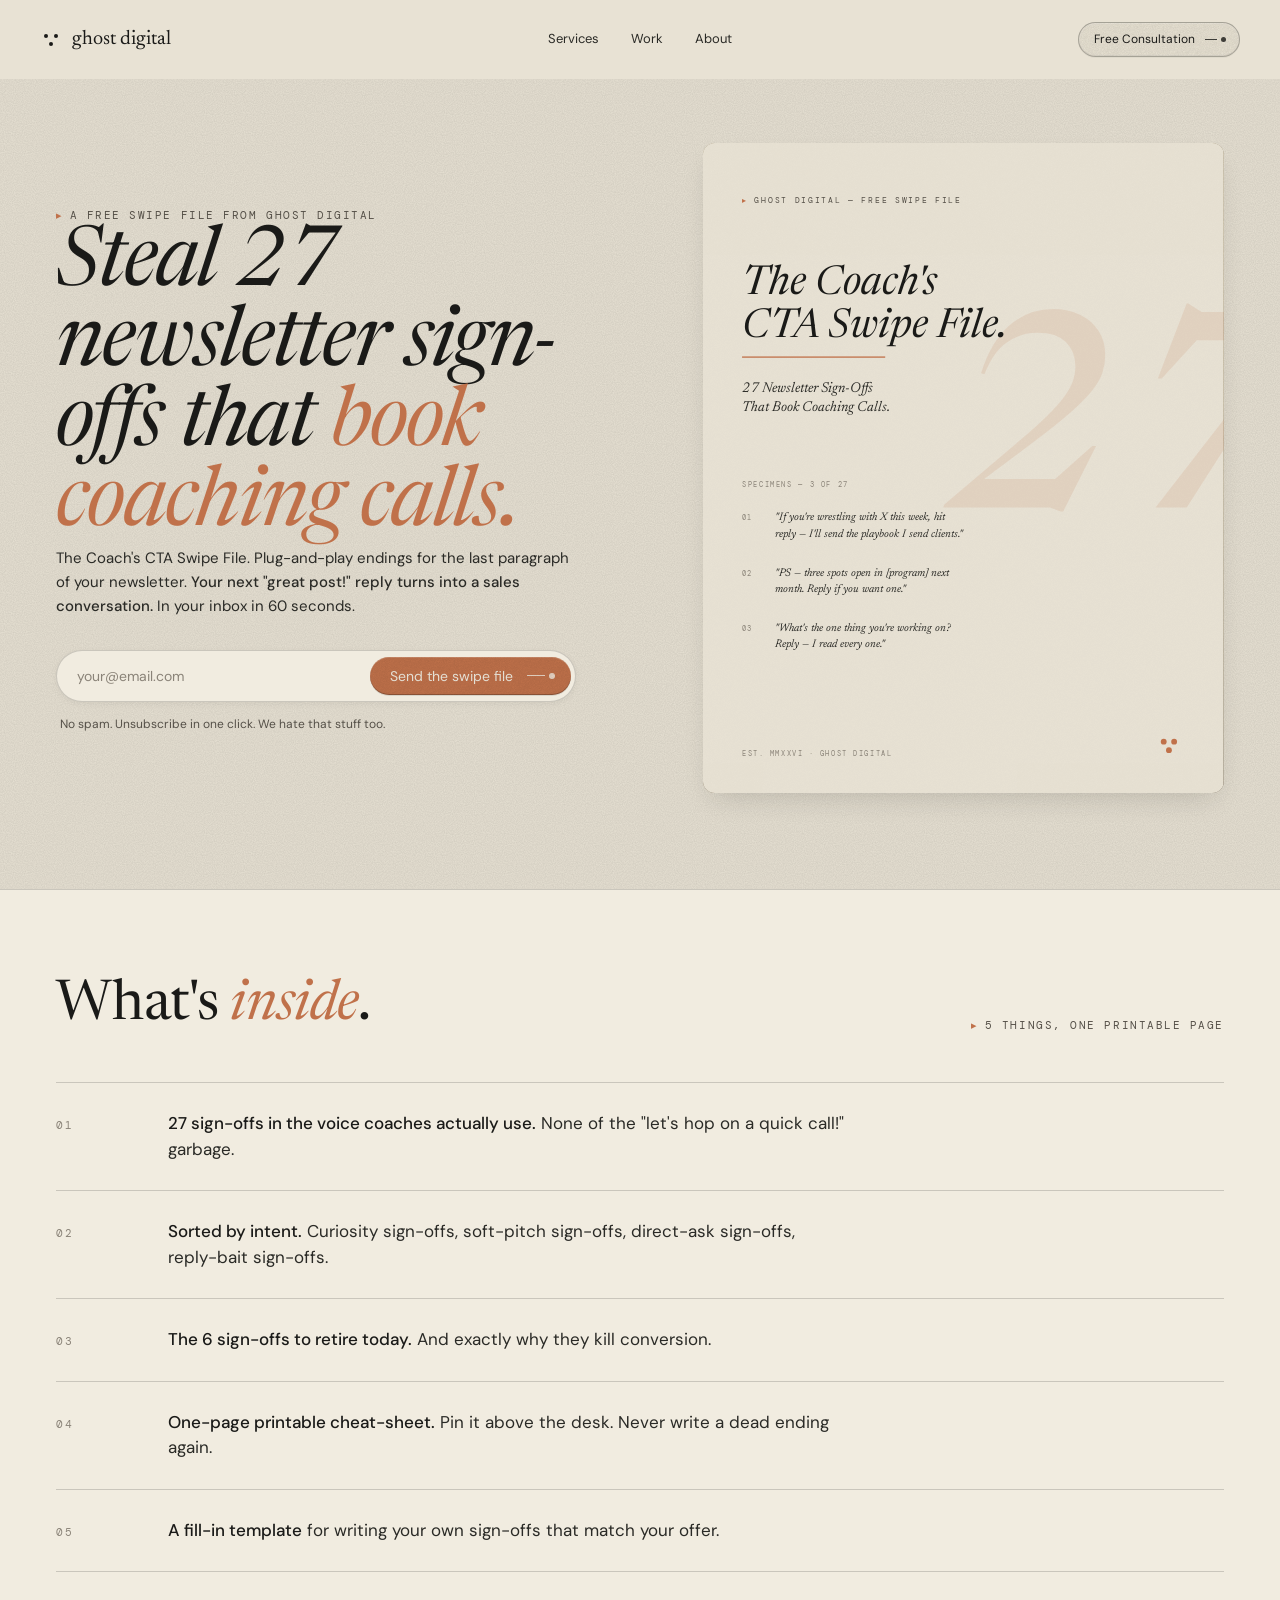
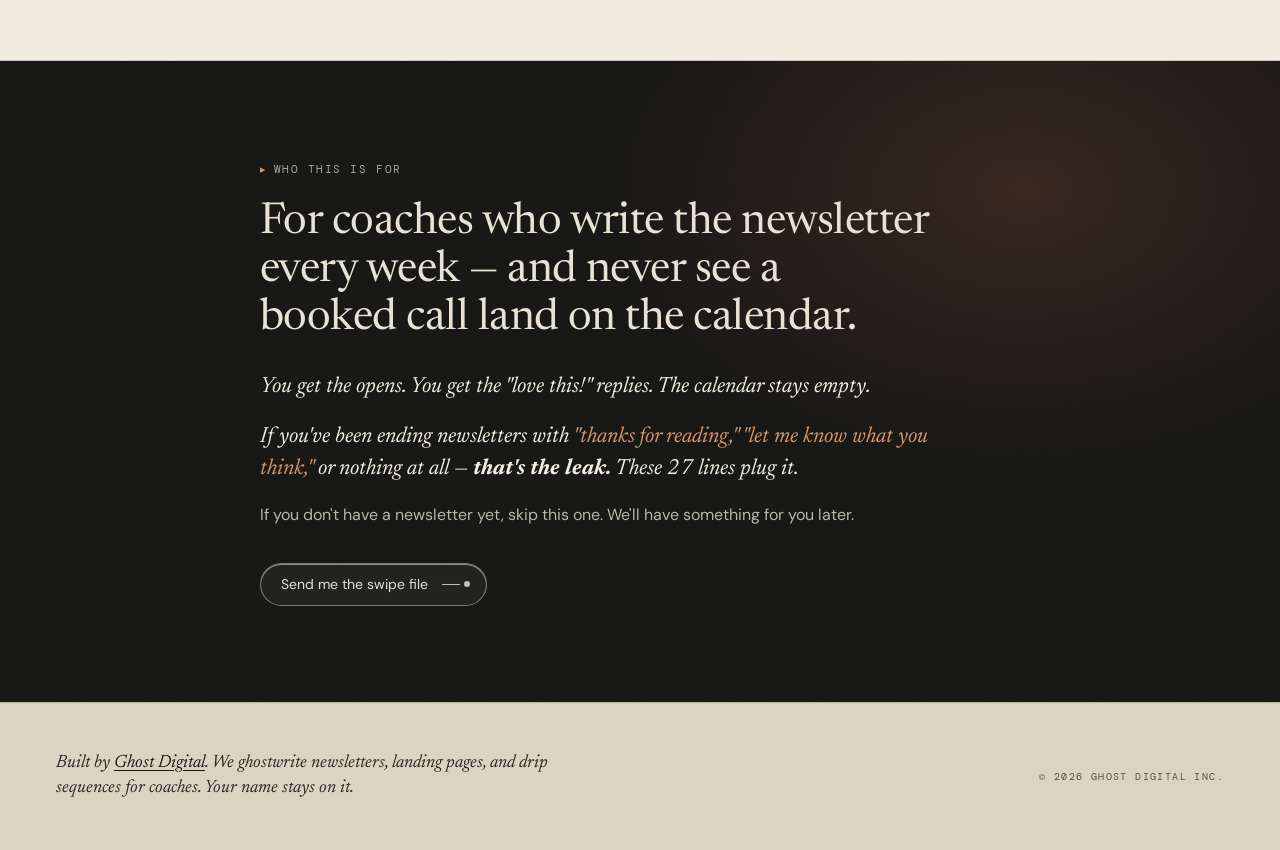
<file: landing-page/cta-swipe-file.html>
<!doctype html>
<html lang="en">
<head>
<meta charset="utf-8">
<title>The Coach's CTA Swipe File — 27 Newsletter Sign-Offs That Book Calls | Ghost Digital</title>
<meta name="description" content="Steal 27 plug-and-play newsletter sign-offs that turn 'great post!' replies into booked coaching calls. Free from Ghost Digital.">
<meta name="viewport" content="width=device-width, initial-scale=1">

<meta property="og:title" content="The Coach's CTA Swipe File — 27 Newsletter Sign-Offs That Book Calls">
<meta property="og:description" content="Plug-and-play endings for the last paragraph of your newsletter. Your next 'great post!' reply turns into a sales conversation.">
<meta property="og:image" content="/landing-page/assets/cta-swipe-file-og.png">
<meta property="og:type" content="website">
<meta name="twitter:card" content="summary_large_image">

<link rel="preconnect" href="https://fonts.googleapis.com">
<link rel="preconnect" href="https://fonts.gstatic.com" crossorigin>
<link href="https://fonts.googleapis.com/css2?family=Newsreader:ital,opsz,wght@0,6..72,300;0,6..72,400;0,6..72,500;0,6..72,600;1,6..72,300;1,6..72,400;1,6..72,500&family=DM+Sans:opsz,wght@9..40,300;9..40,400;9..40,500;9..40,600&family=DM+Mono:wght@400;500&display=swap" rel="stylesheet">

<!-- Kit (ConvertKit) attribution script. Form ID 9462963 / uid c3d95834d8. -->
<script async src="https://f.convertkit.com/ckjs/ck.5.js"></script>
<style>
  /* ============================================================
     GHOST DIGITAL — tokens (from colors_and_type.css)
     ============================================================ */
  :root {
    --gd-parchment:#E8E2D4; --gd-parchment-2:#DCD4C2; --gd-bone:#F1ECE0;
    --gd-inkwell:#1A1A18; --gd-ink-2:#2A2A26; --gd-ink-3:#555048; --gd-ink-4:#8A8378;
    --gd-terracotta:#C0714A; --gd-clay:#D4956A; --gd-olive:#6B7A52;
    --gd-deep-olive:#3D4A2E; --gd-driftwood:#8A7E6A;

    --gd-bg:var(--gd-parchment); --gd-bg-elev:var(--gd-bone); --gd-bg-inverse:var(--gd-inkwell);
    --gd-fg-1:var(--gd-inkwell); --gd-fg-2:var(--gd-ink-2); --gd-fg-3:var(--gd-ink-3); --gd-fg-4:var(--gd-ink-4);
    --gd-fg-on-dark:var(--gd-parchment);
    --gd-accent:var(--gd-terracotta); --gd-accent-soft:var(--gd-clay);

    --gd-rule:rgba(26,26,24,0.18); --gd-rule-strong:rgba(26,26,24,0.42); --gd-rule-on-dark:rgba(232,226,212,0.18);

    --gd-font-display:"Newsreader","Perfectly Nineties","EB Garamond",Georgia,serif;
    --gd-font-body:"DM Sans",-apple-system,"Helvetica Neue",Arial,sans-serif;
    --gd-font-mono:"DM Mono",ui-monospace,"SF Mono",Menlo,monospace;

    --gd-radius-md:8px; --gd-radius-pill:999px; --gd-radius-card:12px;
    --gd-shadow-sm:0 2px 8px -2px rgba(26,26,24,0.08);
    --gd-shadow-md:0 12px 28px -10px rgba(26,26,24,0.18);
    --gd-ease:cubic-bezier(0.2,0.6,0.2,1);

    --gd-grain:url("/landing-page/assets/grain.svg");
  }

  *{box-sizing:border-box}
  html,body{margin:0;padding:0;background:var(--gd-parchment);}
  img{max-width:100%;display:block}

  .gd{
    font-family:var(--gd-font-body); font-size:15px; line-height:1.55;
    color:var(--gd-fg-1); background:var(--gd-bg);
    -webkit-font-smoothing:antialiased; text-rendering:optimizeLegibility;
  }
  .gd h1,.gd h2,.gd h3,.gd h4{font-family:var(--gd-font-display);font-weight:400;margin:0;}
  .gd p{font-family:var(--gd-font-body);font-weight:400;font-size:15px;line-height:1.6;color:var(--gd-fg-2);text-wrap:pretty;margin:0 0 1em;}
  .gd a{color:inherit;text-decoration-thickness:1px;text-underline-offset:.15em;}
  .gd a:hover{color:var(--gd-accent);}
  .gd-page{background:var(--gd-parchment);color:var(--gd-inkwell);min-height:100vh;font-family:var(--gd-font-body);}

  /* ---------- nav (mirrors index.html) ---------- */
  .gd-nav{display:grid;grid-template-columns:1fr auto 1fr;align-items:center;padding:22px 40px;position:relative;z-index:5;}
  .gd-nav__brand{display:flex;align-items:center;gap:10px;font-family:var(--gd-font-display);font-size:20px;text-decoration:none;color:inherit;}
  .gd-nav__brand .mark{display:inline-block;width:22px;height:22px;position:relative;}
  .gd-nav__brand .mark span{position:absolute;width:4px;height:4px;border-radius:999px;background:currentColor;}
  .gd-nav__brand .mark span:nth-child(1){left:4px;top:6px;}
  .gd-nav__brand .mark span:nth-child(2){left:14px;top:6px;}
  .gd-nav__brand .mark span:nth-child(3){left:9px;top:14px;}
  .gd-nav__center{display:flex;gap:32px;justify-content:center;}
  .gd-nav__center a{font-size:13px;color:var(--gd-fg-2);text-decoration:none;}
  .gd-nav__center a:hover{color:var(--gd-accent);}
  .gd-nav__right{display:flex;justify-content:flex-end;}

  /* ---------- pill ---------- */
  .gd-pill{
    font-family:var(--gd-font-body);font-size:14px;padding:10px 16px 10px 20px;border-radius:999px;
    background:rgba(232,226,212,0.32);
    backdrop-filter:blur(8px) saturate(1.05);-webkit-backdrop-filter:blur(8px) saturate(1.05);
    border:1px solid rgba(26,26,24,0.32);
    box-shadow:inset 0 1px 0 rgba(241,236,224,0.55),inset 0 -1px 0 rgba(26,26,24,0.05),0 1px 0 rgba(26,26,24,0.04);
    color:inherit;display:inline-flex;align-items:center;gap:14px;cursor:pointer;
    transition:all 260ms var(--gd-ease);text-decoration:none;position:relative;isolation:isolate;
  }
  .gd-pill::after{content:"";position:absolute;inset:0;border-radius:inherit;background-image:var(--gd-grain);background-size:120px;mix-blend-mode:multiply;opacity:.18;pointer-events:none;}
  .gd-pill:hover{border-color:rgba(26,26,24,0.6);background:rgba(232,226,212,0.45);}
  .gd-pill .arrow{display:inline-flex;align-items:center;gap:4px;transition:transform 260ms var(--gd-ease);opacity:.82;}
  .gd-pill:hover .arrow{transform:translateX(4px);}
  .gd-pill .line{width:18px;height:1px;background:currentColor;}
  .gd-pill .dot{width:6px;height:6px;border-radius:999px;background:currentColor;}
  .gd-pill.solid{background:rgba(26,26,24,0.78);color:var(--gd-parchment);border-color:rgba(26,26,24,0.92);box-shadow:inset 0 1px 0 rgba(241,236,224,0.18),inset 0 -1px 0 rgba(0,0,0,0.3),0 1px 0 rgba(0,0,0,0.15);}
  .gd-pill.solid:hover{background:rgba(26,26,24,0.92);}
  .gd-pill.terra{background:var(--gd-terracotta);color:var(--gd-bone);border-color:var(--gd-terracotta);box-shadow:inset 0 1px 0 rgba(241,236,224,0.18),inset 0 -1px 0 rgba(0,0,0,0.25),0 1px 0 rgba(0,0,0,0.1);}
  .gd-pill.terra:hover{background:#a96340;border-color:#a96340;}
  .gd-pill.sm{font-size:12px;padding:7px 13px 7px 15px;gap:10px;}
  .gd-pill.sm .line{width:12px;} .gd-pill.sm .dot{width:5px;height:5px;}

  /* ---------- eyebrow ---------- */
  .gd-eyebrow{font-family:var(--gd-font-mono);font-size:11px;letter-spacing:.14em;text-transform:uppercase;display:inline-flex;align-items:center;gap:6px;color:var(--gd-fg-3);}
  .gd-eyebrow::before{content:"\25B8";color:var(--gd-terracotta);}

  /* ============================================================
     LEAD MAGNET — hero (parchment, 2-col with mockup)
     ============================================================ */
  .lm-hero{
    position:relative;padding:64px 56px 96px;
    display:grid;grid-template-columns:1.05fr .95fr;gap:72px;align-items:center;
    overflow:hidden;
  }
  .lm-hero::before{
    content:"";position:absolute;inset:0;background-image:var(--gd-grain);background-size:240px;
    mix-blend-mode:multiply;opacity:.18;pointer-events:none;
  }
  .lm-hero > *{position:relative;z-index:1;}

  .lm-hero__title{
    font-family:var(--gd-font-display);font-weight:400;font-style:italic;
    font-size:clamp(44px,6.5vw,84px);line-height:.96;letter-spacing:-.02em;
    color:var(--gd-inkwell);margin-top:20px;text-wrap:balance;
  }
  .lm-hero__title em{font-style:italic;color:var(--gd-terracotta);}
  .lm-hero__sub{
    font-family:var(--gd-font-body);font-size:17px;line-height:1.55;color:var(--gd-ink-3);
    max-width:520px;margin-top:24px;
  }
  .lm-hero__sub strong{color:var(--gd-ink-2);font-weight:500;}

  /* form */
  .lm-form{margin-top:32px;max-width:520px;}
  .lm-form .row{
    display:flex;align-items:center;gap:6px;padding:4px 4px 4px 20px;
    border-radius:999px;background:var(--gd-bone);
    border:1px solid var(--gd-rule);box-shadow:var(--gd-shadow-sm);
  }
  .lm-form .row:focus-within{border-color:rgba(26,26,24,0.42);}
  .lm-form input{
    background:transparent;border:0;outline:none;flex:1;
    color:var(--gd-inkwell);font-family:var(--gd-font-body);font-size:14px;padding:12px 0;
  }
  .lm-form input::placeholder{color:var(--gd-fg-4);}
  .lm-form button{border:0;cursor:pointer;}
  .lm-form .micro{font-family:var(--gd-font-body);font-size:12px;color:var(--gd-ink-3);margin-top:14px;line-height:1.45;padding-left:4px;}

  /* mockup slot */
  .lm-hero__mockup{
    position:relative;aspect-ratio:4/5;border-radius:12px;overflow:hidden;
    background:
      radial-gradient(ellipse 600px 400px at 30% 25%, rgba(196,128,80,.18) 0%, transparent 60%),
      linear-gradient(160deg,#cdbfa3 0%, #b9a98b 55%, #8a7e6a 100%);
    box-shadow:var(--gd-shadow-md);
  }
  .lm-hero__mockup::before{
    content:"";position:absolute;inset:0;background-image:var(--gd-grain);background-size:200px;
    mix-blend-mode:multiply;opacity:.4;
  }
  .lm-hero__mockup::after{
    content:"";position:absolute;inset:0;background-image:var(--gd-grain);background-size:60px;
    mix-blend-mode:soft-light;opacity:.5;
  }
  .lm-hero__mockup img,
  .lm-hero__mockup .lm-hero__cover{position:absolute;inset:0;width:100%;height:100%;object-fit:cover;z-index:1;display:block;}
  .lm-hero__mockup .slot-cap{
    position:absolute;left:20px;top:20px;z-index:2;
    font-family:var(--gd-font-mono);font-size:10px;letter-spacing:.14em;text-transform:uppercase;
    color:rgba(26,26,24,.55);
  }
  .lm-hero__mockup .slot-name{
    position:absolute;left:20px;bottom:20px;right:20px;z-index:2;
    font-family:var(--gd-font-mono);font-size:10px;letter-spacing:.14em;text-transform:uppercase;
    color:rgba(26,26,24,.55);
  }

  /* ============================================================
     WHAT'S INSIDE (bone band)
     ============================================================ */
  .lm-inside{
    background:var(--gd-bone);
    border-top:1px solid var(--gd-rule);border-bottom:1px solid var(--gd-rule);
    padding:88px 56px;
  }
  .lm-inside__head{display:flex;justify-content:space-between;align-items:flex-end;gap:32px;margin-bottom:48px;flex-wrap:wrap;}
  .lm-inside__head h2{
    font-family:var(--gd-font-display);font-size:clamp(34px,5vw,56px);line-height:1.0;
    letter-spacing:-.012em;max-width:600px;
  }
  .lm-inside__head h2 em{font-style:italic;color:var(--gd-terracotta);}
  .lm-inside__list{
    list-style:none;padding:0;margin:0;
    border-top:1px solid var(--gd-rule);
    display:grid;grid-template-columns:1fr;
  }
  .lm-inside__list li{
    display:grid;grid-template-columns:80px 1fr;gap:32px;
    padding:28px 0;border-bottom:1px solid var(--gd-rule);
    align-items:baseline;
  }
  .lm-inside__list .num{
    font-family:var(--gd-font-mono);font-size:11px;letter-spacing:.14em;
    text-transform:uppercase;color:var(--gd-ink-4);
  }
  .lm-inside__list .body{
    font-family:var(--gd-font-body);font-size:17px;line-height:1.5;color:var(--gd-ink-2);
    max-width:680px;
  }
  .lm-inside__list .body strong{font-weight:500;color:var(--gd-inkwell);}

  /* ============================================================
     WHO THIS IS FOR (dark inverted moment)
     ============================================================ */
  .lm-for{
    background:var(--gd-inkwell);color:var(--gd-fg-on-dark);
    padding:96px 56px;position:relative;overflow:hidden;
  }
  .lm-for::before{
    content:"";position:absolute;inset:0;background-image:var(--gd-grain);background-size:280px;
    mix-blend-mode:overlay;opacity:.35;pointer-events:none;
  }
  .lm-for::after{
    content:"";position:absolute;inset:0;
    background:radial-gradient(ellipse 600px 400px at 80% 20%, rgba(196,113,74,.18), transparent 70%);
    pointer-events:none;
  }
  .lm-for__inner{position:relative;z-index:1;max-width:760px;margin:0 auto;}
  .lm-for__eyebrow{color:rgba(232,226,212,.7);}
  .lm-for__eyebrow::before{color:var(--gd-clay);}
  .lm-for h2{
    font-family:var(--gd-font-display);font-weight:400;
    font-size:clamp(30px,4.2vw,44px);line-height:1.1;letter-spacing:-.012em;
    margin-top:18px;text-wrap:balance;
  }
  .lm-for__body{margin-top:28px;}
  .lm-for__body p{font-family:var(--gd-font-display);font-style:italic;font-size:22px;line-height:1.45;color:var(--gd-bone);max-width:680px;margin:0 0 18px;}
  .lm-for__body p.body{font-family:var(--gd-font-body);font-style:normal;font-size:16px;color:rgba(232,226,212,.78);max-width:600px;}
  .lm-for__body .leak{color:var(--gd-clay);font-style:italic;}
  .lm-for__cta{margin-top:36px;display:flex;gap:14px;flex-wrap:wrap;}
  .lm-for__cta .gd-pill{color:var(--gd-bone);border-color:rgba(232,226,212,.45);background:rgba(232,226,212,.06);}
  .lm-for__cta .gd-pill:hover{background:rgba(232,226,212,.14);border-color:rgba(232,226,212,.7);}

  /* ============================================================
     FOOTER — minimal
     ============================================================ */
  .lm-footer{
    background:var(--gd-parchment-2);padding:48px 56px;
    border-top:1px solid var(--gd-rule);
    display:flex;justify-content:space-between;align-items:center;gap:24px;flex-wrap:wrap;
  }
  .lm-footer__lede{
    font-family:var(--gd-font-display);font-style:italic;font-size:18px;line-height:1.4;
    color:var(--gd-ink-2);max-width:560px;
  }
  .lm-footer__lede a{color:var(--gd-inkwell);text-decoration-thickness:1px;}
  .lm-footer__meta{
    font-family:var(--gd-font-mono);font-size:10px;letter-spacing:.14em;
    text-transform:uppercase;color:var(--gd-ink-3);
  }

  /* ============================================================
     responsive
     ============================================================ */
  @media (max-width:980px){
    .gd-nav{grid-template-columns:1fr auto;padding:18px 24px;}
    .gd-nav__center{display:none;}
    .lm-hero{grid-template-columns:1fr;gap:48px;padding:40px 24px 72px;}
    .lm-hero__mockup{order:-1;max-width:420px;margin:0 auto;width:100%;}
    .lm-inside{padding:64px 24px;}
    .lm-inside__list li{grid-template-columns:60px 1fr;gap:20px;}
    .lm-for{padding:72px 24px;}
    .lm-footer{padding:36px 24px;flex-direction:column;align-items:flex-start;}
  }
</style>
</head>
<body>
<div class="gd gd-page">

  <nav class="gd-nav">
    <a class="gd-nav__brand" href="/"><span class="mark"><span></span><span></span><span></span></span> ghost digital</a>
    <div class="gd-nav__center">
      <a href="/#services">Services</a>
      <a href="/#work">Work</a>
      <a href="/#about">About</a>
    </div>
    <div class="gd-nav__right">
      <a class="gd-pill sm" href="/#book"><span>Free Consultation</span><span class="arrow"><span class="line"></span><span class="dot"></span></span></a>
    </div>
  </nav>

  <!-- HERO -->
  <section class="lm-hero">
    <div class="lm-hero__copy">
      <span class="gd-eyebrow">A free swipe file from Ghost Digital</span>
      <h1 class="lm-hero__title">Steal 27 newsletter sign-offs that <em>book coaching calls.</em></h1>
      <p class="lm-hero__sub">
        The Coach's CTA Swipe File. Plug-and-play endings for the last paragraph of your newsletter.
        <strong>Your next "great post!" reply turns into a sales conversation.</strong>
        In your inbox in 60 seconds.
      </p>

      <form class="lm-form seva-form formkit-form" id="signup-form"
            action="https://app.kit.com/forms/9462963/subscriptions"
            method="POST" target="_blank"
            data-sv-form="9462963" data-uid="c3d95834d8"
            data-format="inline" data-version="5">
        <div class="row">
          <input type="email" name="email_address" required aria-label="Email address" placeholder="your@email.com">
          <button class="gd-pill terra" type="submit" id="signup-submit">
            <span>Send the swipe file</span>
            <span class="arrow"><span class="line"></span><span class="dot"></span></span>
          </button>
        </div>
        <div class="micro">No spam. Unsubscribe in one click. We hate that stuff too.</div>
      </form>
    </div>

    <div class="lm-hero__mockup">
      <svg class="lm-hero__cover" viewBox="0 0 800 1000" preserveAspectRatio="xMidYMid meet"
           role="img" aria-label="The Coach's CTA Swipe File — cover">
        <defs>
          <filter id="paperNoise" x="0" y="0" width="100%" height="100%">
            <feTurbulence type="fractalNoise" baseFrequency="0.85" numOctaves="2" seed="3"/>
            <feColorMatrix values="0 0 0 0 0.1
                                   0 0 0 0 0.09
                                   0 0 0 0 0.08
                                   0 0 0 0.06 0"/>
          </filter>
        </defs>

        <!-- parchment ground + paper grain -->
        <rect width="800" height="1000" fill="#E8E2D4"/>
        <rect width="800" height="1000" filter="url(#paperNoise)" opacity="0.45"/>

        <!-- big italic '27' as background anchor -->
        <text x="640" y="560" font-family="'Newsreader','EB Garamond',Georgia,serif"
              font-size="420" font-style="italic" font-weight="500"
              fill="#C0714A" opacity="0.13" text-anchor="middle">27</text>

        <!-- top eyebrow -->
        <g font-family="'DM Mono',ui-monospace,monospace" font-size="13"
           letter-spacing="2.6" fill="#555048">
          <text x="60" y="92">
            <tspan fill="#C0714A">▸</tspan>  GHOST DIGITAL — FREE SWIPE FILE
          </text>
        </g>

        <!-- title -->
        <g font-family="'Newsreader','EB Garamond',Georgia,serif" fill="#1A1A18">
          <text x="60" y="232" font-size="62" font-style="italic" font-weight="400">The Coach's</text>
          <text x="60" y="298" font-size="62" font-style="italic" font-weight="400">CTA Swipe File.</text>

          <!-- terracotta hairline rule -->
          <rect x="60" y="328" width="220" height="2" fill="#C0714A"/>

          <!-- subtitle -->
          <text x="60" y="382" font-size="22" font-style="italic" fill="#2A2A26">27 Newsletter Sign-Offs</text>
          <text x="60" y="412" font-size="22" font-style="italic" fill="#2A2A26">That Book Coaching Calls.</text>
        </g>

        <!-- specimens -->
        <g>
          <text x="60" y="528" font-family="'DM Mono',ui-monospace,monospace"
                font-size="11" letter-spacing="2.5" fill="#8A8378">SPECIMENS — 3 OF 27</text>

          <text x="60" y="580" font-family="'DM Mono',ui-monospace,monospace"
                font-size="11" letter-spacing="1.5" fill="#8A8378">01</text>
          <text x="110" y="580" font-family="'Newsreader','EB Garamond',Georgia,serif"
                font-size="17" font-style="italic" fill="#2A2A26">"If you're wrestling with X this week, hit</text>
          <text x="110" y="605" font-family="'Newsreader','EB Garamond',Georgia,serif"
                font-size="17" font-style="italic" fill="#2A2A26">reply — I'll send the playbook I send clients."</text>

          <text x="60" y="665" font-family="'DM Mono',ui-monospace,monospace"
                font-size="11" letter-spacing="1.5" fill="#8A8378">02</text>
          <text x="110" y="665" font-family="'Newsreader','EB Garamond',Georgia,serif"
                font-size="17" font-style="italic" fill="#2A2A26">"PS — three spots open in [program] next</text>
          <text x="110" y="690" font-family="'Newsreader','EB Garamond',Georgia,serif"
                font-size="17" font-style="italic" fill="#2A2A26">month. Reply if you want one."</text>

          <text x="60" y="750" font-family="'DM Mono',ui-monospace,monospace"
                font-size="11" letter-spacing="1.5" fill="#8A8378">03</text>
          <text x="110" y="750" font-family="'Newsreader','EB Garamond',Georgia,serif"
                font-size="17" font-style="italic" fill="#2A2A26">"What's the one thing you're working on?</text>
          <text x="110" y="775" font-family="'Newsreader','EB Garamond',Georgia,serif"
                font-size="17" font-style="italic" fill="#2A2A26">Reply — I read every one."</text>
        </g>

        <!-- bottom-left colophon -->
        <text x="60" y="942" font-family="'DM Mono',ui-monospace,monospace"
              font-size="11" letter-spacing="2.4" fill="#8A8378">EST. MMXXVI · GHOST DIGITAL</text>

        <!-- bottom-right three-dot brand mark (matches nav) -->
        <g transform="translate(708,920)" fill="#C0714A">
          <circle cx="0" cy="0" r="4.5"/>
          <circle cx="16" cy="0" r="4.5"/>
          <circle cx="8" cy="13" r="4.5"/>
        </g>
      </svg>
    </div>
  </section>

  <!-- WHAT'S INSIDE -->
  <section class="lm-inside">
    <div class="lm-inside__head">
      <h2>What's <em>inside</em>.</h2>
      <span class="gd-eyebrow">5 things, one printable page</span>
    </div>
    <ul class="lm-inside__list">
      <li>
        <span class="num">01</span>
        <span class="body"><strong>27 sign-offs in the voice coaches actually use.</strong> None of the "let's hop on a quick call!" garbage.</span>
      </li>
      <li>
        <span class="num">02</span>
        <span class="body"><strong>Sorted by intent.</strong> Curiosity sign-offs, soft-pitch sign-offs, direct-ask sign-offs, reply-bait sign-offs.</span>
      </li>
      <li>
        <span class="num">03</span>
        <span class="body"><strong>The 6 sign-offs to retire today.</strong> And exactly why they kill conversion.</span>
      </li>
      <li>
        <span class="num">04</span>
        <span class="body"><strong>One-page printable cheat-sheet.</strong> Pin it above the desk. Never write a dead ending again.</span>
      </li>
      <li>
        <span class="num">05</span>
        <span class="body"><strong>A fill-in template</strong> for writing your own sign-offs that match your offer.</span>
      </li>
    </ul>
  </section>

  <!-- WHO THIS IS FOR -->
  <section class="lm-for">
    <div class="lm-for__inner">
      <span class="gd-eyebrow lm-for__eyebrow">Who this is for</span>
      <h2>For coaches who write the newsletter every week — and never see a booked call land on the calendar.</h2>
      <div class="lm-for__body">
        <p>You get the opens. You get the "love this!" replies. The calendar stays empty.</p>
        <p>If you've been ending newsletters with <span class="leak">"thanks for reading,"</span> <span class="leak">"let me know what you think,"</span> or nothing at all — <strong>that's the leak.</strong> These 27 lines plug it.</p>
        <p class="body">If you don't have a newsletter yet, skip this one. We'll have something for you later.</p>
      </div>
      <div class="lm-for__cta">
        <a class="gd-pill" href="#signup-form">
          <span>Send me the swipe file</span>
          <span class="arrow"><span class="line"></span><span class="dot"></span></span>
        </a>
      </div>
    </div>
  </section>

  <!-- FOOTER -->
  <footer class="lm-footer">
    <div class="lm-footer__lede">
      Built by <a href="/">Ghost Digital</a>. We ghostwrite newsletters, landing pages, and drip sequences for coaches. Your name stays on it.
    </div>
    <div class="lm-footer__meta">
      © 2026 Ghost Digital Inc.
    </div>
  </footer>

</div>

<script>
  /* Fire-and-redirect: POST to Kit, redirect to /cta-swipe-file-asset.html.
     Pattern from PATTERNS.md §2. Provider returns opaque (no-cors) response;
     subscription + confirm email fire server-side. */
  (function(){
    var form = document.getElementById('signup-form');
    if(!form) return;
    form.addEventListener('submit', function(e){
      var email = form.querySelector('input[type="email"]');
      if(!email || !email.value) return;          // native validation handles empty
      e.preventDefault();
      form.removeAttribute('target');             // JS taking over
      var btn = document.getElementById('signup-submit');
      if(btn){
        btn.disabled = true;
        var label = btn.querySelector('span');
        if(label) label.textContent = 'Sending…';
      }
      var go = function(){ window.location.href = '/cta-swipe-file-asset.html'; };
      fetch(form.action, { method:'POST', mode:'no-cors', body:new FormData(form) })
        .then(go).catch(go);
    });
  })();
</script>
</body>
</html>
</file>
<file: samples/naeem-peak-human-quiz/quiz.css>
/* ============================================================
   PEAK HUMAN ARCHETYPE QUIZ — design tokens tuned to Naeem's
   MoodMethod brand (navy / cream / steel, heavy geometric sans).
   ============================================================ */
:root {
  /* surface — navy stack */
  --bg:           #0F1721;
  --bg-elev:      #1A2330;
  --bg-card:      #243140;
  --steel:        #2F4858;

  /* ink — cream + cool grays */
  --fg-1:         #F4EFE3;
  --fg-2:         #A8B5C2;
  --fg-3:         #6B7886;

  /* accent — cream is the accent (not gold). Subtle, executive. */
  --accent:       #F4EFE3;
  --accent-dim:   #C8D3DF;
  --accent-soft:  rgba(244, 239, 227, 0.08);
  --accent-line:  rgba(244, 239, 227, 0.28);

  /* rules + dividers */
  --rule:         rgba(244, 239, 227, 0.08);
  --rule-strong:  rgba(244, 239, 227, 0.22);

  /* type */
  --font-display: "Archivo", "Inter", -apple-system, "Helvetica Neue", Arial, sans-serif;
  --font-body:    "Inter", -apple-system, "Helvetica Neue", Arial, sans-serif;
  --font-mono:    "JetBrains Mono", ui-monospace, "SF Mono", Menlo, monospace;

  --radius-md:    8px;
  --radius-lg:    14px;
  --ease:         cubic-bezier(0.2, 0.6, 0.2, 1);
}

* { box-sizing: border-box; }
html, body { margin: 0; padding: 0; background: var(--bg); color: var(--fg-1); }
body {
  font-family: var(--font-body);
  font-size: 16px;
  line-height: 1.55;
  -webkit-font-smoothing: antialiased;
  text-rendering: optimizeLegibility;
  min-height: 100vh;
}

h1, h2, h3, h4 {
  font-family: var(--font-display);
  font-weight: 900;
  margin: 0;
  letter-spacing: -0.02em;
  color: var(--fg-1);
}
h1 { font-size: clamp(40px, 6.4vw, 76px); line-height: 0.98; }
h2 { font-size: clamp(28px, 4vw, 44px); line-height: 1.05; }
h3 { font-size: 20px; line-height: 1.25; font-weight: 700; }
p  { color: var(--fg-2); margin: 0 0 1em; }

a { color: var(--accent); text-decoration: none; border-bottom: 1px solid var(--accent-soft); transition: border-color 160ms var(--ease); }
a:hover { border-bottom-color: var(--accent); }

/* Replace italic-em with a tonal-weight accent (MoodMethod's two-tone trick) */
em {
  font-style: normal;
  color: var(--fg-3);
  font-weight: inherit;
}

/* ---------- layout ---------- */
.page {
  max-width: 760px;
  margin: 0 auto;
  padding: 56px 24px 96px;
}

/* ---------- eyebrow / mark ---------- */
.eyebrow {
  font-family: var(--font-mono);
  font-size: 11px;
  letter-spacing: 0.18em;
  text-transform: uppercase;
  color: var(--fg-2);
  margin-bottom: 18px;
}

/* ---------- intro screen ---------- */
.intro__title {
  margin-bottom: 22px;
  text-transform: uppercase;
}
.intro__title em {
  color: var(--fg-3);
}
.intro__lede {
  font-family: var(--font-body);
  font-size: 18px;
  line-height: 1.55;
  color: var(--fg-2);
  font-weight: 400;
  margin-bottom: 32px;
  max-width: 620px;
}
.intro__meta {
  display: flex;
  gap: 32px;
  font-family: var(--font-mono);
  font-size: 12px;
  letter-spacing: 0.10em;
  text-transform: uppercase;
  color: var(--fg-3);
  margin-bottom: 40px;
  padding-top: 24px;
  border-top: 1px solid var(--rule);
}
.intro__meta span strong { color: var(--fg-1); font-weight: 600; }

/* ---------- buttons ---------- */
.btn {
  display: inline-block;
  font-family: var(--font-body);
  font-size: 13px;
  font-weight: 600;
  letter-spacing: 0.10em;
  text-transform: uppercase;
  padding: 16px 32px;
  border-radius: var(--radius-md);
  border: 1px solid var(--accent);
  background: transparent;
  color: var(--accent);
  cursor: pointer;
  transition: all 200ms var(--ease);
  text-decoration: none;
  border-bottom-width: 1px;
}
.btn:hover {
  background: var(--accent);
  color: var(--bg);
}
.btn--primary {
  background: var(--accent);
  color: var(--bg);
}
.btn--primary:hover {
  background: transparent;
  color: var(--accent);
}
.btn--ghost {
  border-color: var(--rule-strong);
  color: var(--fg-2);
}
.btn--ghost:hover {
  border-color: var(--fg-1);
  color: var(--fg-1);
  background: transparent;
}

/* ---------- progress ---------- */
.progress {
  display: flex;
  align-items: center;
  gap: 14px;
  font-family: var(--font-mono);
  font-size: 11px;
  letter-spacing: 0.14em;
  text-transform: uppercase;
  color: var(--fg-3);
  margin-bottom: 36px;
}
.progress__bar {
  flex: 1;
  height: 2px;
  background: var(--rule);
  position: relative;
  overflow: hidden;
  border-radius: 999px;
}
.progress__fill {
  position: absolute;
  inset: 0 auto 0 0;
  background: var(--accent);
  transition: width 320ms var(--ease);
}

/* ---------- question screen ---------- */
.question {
  animation: enter 240ms var(--ease);
}
@keyframes enter {
  from { opacity: 0; transform: translateY(12px); }
  to   { opacity: 1; transform: translateY(0); }
}
@media (prefers-reduced-motion: reduce) {
  .question { animation: none; }
}

.question__prompt {
  font-family: var(--font-display);
  font-weight: 800;
  font-size: clamp(24px, 3.6vw, 36px);
  line-height: 1.15;
  letter-spacing: -0.015em;
  color: var(--fg-1);
  margin-bottom: 32px;
}

.options {
  list-style: none;
  margin: 0 0 40px;
  padding: 0;
  display: grid;
  gap: 12px;
}
.option {
  display: block;
  width: 100%;
  text-align: left;
  background: var(--bg-elev);
  border: 1px solid var(--rule);
  border-radius: var(--radius-lg);
  padding: 18px 22px;
  color: var(--fg-1);
  font-family: var(--font-body);
  font-size: 16px;
  line-height: 1.5;
  cursor: pointer;
  transition: all 180ms var(--ease);
}
.option:hover {
  border-color: var(--accent-line);
  background: var(--bg-card);
  transform: translateX(2px);
}
.option:focus-visible {
  outline: 2px solid var(--accent);
  outline-offset: 2px;
}
.option.is-selected {
  border-color: var(--accent);
  background: var(--accent-soft);
}

.question__nav {
  display: flex;
  justify-content: space-between;
  gap: 12px;
}

/* ---------- result screen ---------- */
.result__eyebrow {
  font-family: var(--font-mono);
  font-size: 11px;
  letter-spacing: 0.18em;
  text-transform: uppercase;
  color: var(--fg-2);
  margin-bottom: 14px;
}
.result__name {
  font-family: var(--font-display);
  font-weight: 900;
  font-size: clamp(56px, 11vw, 120px);
  line-height: 0.92;
  letter-spacing: -0.035em;
  text-transform: uppercase;
  margin-bottom: 12px;
  color: var(--fg-1);
}
/* MoodMethod two-tone trick: "THE" in muted, "FORGE" in cream */
.result__name em {
  color: var(--fg-3);
  font-weight: 900;
}
.result__tagline {
  font-family: var(--font-body);
  font-weight: 500;
  font-size: 18px;
  letter-spacing: 0.02em;
  color: var(--fg-2);
  margin-bottom: 36px;
}

.result__row {
  display: grid;
  grid-template-columns: repeat(3, 1fr);
  gap: 18px;
  padding: 22px 0;
  border-top: 1px solid var(--rule);
  border-bottom: 1px solid var(--rule);
  margin-bottom: 36px;
}
.result__stat__label {
  font-family: var(--font-mono);
  font-size: 10px;
  letter-spacing: 0.16em;
  text-transform: uppercase;
  color: var(--fg-3);
  margin-bottom: 8px;
}
.result__stat__value {
  font-family: var(--font-display);
  font-weight: 700;
  font-size: 20px;
  letter-spacing: -0.005em;
  color: var(--fg-1);
}
.result__stat__value.is-shadow { color: var(--accent-dim); }

.result__section {
  margin-bottom: 36px;
}
.result__section h3 {
  font-family: var(--font-mono);
  font-size: 11px;
  letter-spacing: 0.18em;
  text-transform: uppercase;
  color: var(--fg-2);
  margin-bottom: 14px;
  font-weight: 500;
}
.result__section p {
  font-family: var(--font-body);
  font-size: 17px;
  line-height: 1.6;
  color: var(--fg-1);
  font-weight: 400;
}

.result__belief {
  background: var(--bg-elev);
  border-left: 3px solid var(--accent);
  padding: 24px 28px;
  margin: 0 0 36px;
  font-family: var(--font-display);
  font-weight: 600;
  font-size: 20px;
  line-height: 1.35;
  letter-spacing: -0.005em;
  color: var(--fg-1);
  border-radius: 0 var(--radius-md) var(--radius-md) 0;
}

/* ---------- dimension breakdown ---------- */
.dimensions {
  margin-bottom: 40px;
}
.dimensions__title {
  font-family: var(--font-mono);
  font-size: 11px;
  letter-spacing: 0.18em;
  text-transform: uppercase;
  color: var(--fg-2);
  margin-bottom: 14px;
}
.dimensions__list {
  list-style: none;
  margin: 0;
  padding: 0;
  display: grid;
  gap: 0;
}
.dimensions__list li {
  display: grid;
  grid-template-columns: 1fr auto;
  align-items: center;
  padding: 14px 0;
  border-top: 1px solid var(--rule);
  font-family: var(--font-body);
  font-size: 15px;
  color: var(--fg-1);
}
.dimensions__list li:last-child { border-bottom: 1px solid var(--rule); }
.dimensions__list li .grade {
  font-family: var(--font-mono);
  font-size: 11px;
  letter-spacing: 0.16em;
  text-transform: uppercase;
  color: var(--fg-3);
}
.dimensions__list li .grade.strong { color: var(--accent); }
.dimensions__list li .grade.shadow { color: var(--fg-3); }

/* ---------- funnel / opt-in ---------- */
.funnel {
  background: var(--bg-elev);
  border: 1px solid var(--rule-strong);
  border-radius: var(--radius-lg);
  padding: 40px 36px;
  margin-top: 48px;
}
.funnel__title {
  font-family: var(--font-display);
  font-weight: 800;
  font-size: 28px;
  line-height: 1.15;
  letter-spacing: -0.018em;
  margin-bottom: 10px;
  color: var(--fg-1);
  text-transform: uppercase;
}
.funnel__title em { color: var(--fg-3); }
.funnel__lede {
  color: var(--fg-2);
  margin-bottom: 28px;
  font-size: 16px;
}
.funnel__form {
  display: grid;
  gap: 12px;
}
.funnel__form input[type="email"],
.funnel__form input[type="text"] {
  width: 100%;
  padding: 16px 20px;
  background: var(--bg-card);
  border: 1px solid var(--rule-strong);
  border-radius: var(--radius-md);
  color: var(--fg-1);
  font-family: var(--font-body);
  font-size: 15px;
}
.funnel__form input::placeholder { color: var(--fg-3); }
.funnel__form input:focus {
  outline: none;
  border-color: var(--accent);
}
.funnel__success {
  text-align: center;
  padding: 28px 12px;
}
.funnel__success .eyebrow { color: var(--accent); }
.funnel__success p {
  font-family: var(--font-display);
  font-weight: 700;
  font-size: 20px;
  letter-spacing: -0.005em;
  color: var(--fg-1);
}

.funnel__note {
  font-family: var(--font-mono);
  font-size: 11px;
  letter-spacing: 0.06em;
  color: var(--fg-3);
  margin-top: 16px;
}

/* ---------- footer / restart ---------- */
.footer {
  margin-top: 64px;
  padding-top: 24px;
  border-top: 1px solid var(--rule);
  display: flex;
  justify-content: space-between;
  font-family: var(--font-mono);
  font-size: 11px;
  letter-spacing: 0.10em;
  text-transform: uppercase;
  color: var(--fg-3);
}
.footer a { color: var(--fg-3); border-bottom-color: transparent; }
.footer a:hover { color: var(--fg-1); }

/* ---------- sample disclaimer ribbon ---------- */
.ribbon {
  position: fixed;
  top: 12px;
  right: 12px;
  font-family: var(--font-mono);
  font-size: 10px;
  letter-spacing: 0.16em;
  text-transform: uppercase;
  padding: 6px 12px;
  background: var(--bg-elev);
  border: 1px solid var(--rule-strong);
  border-radius: 999px;
  color: var(--fg-2);
  z-index: 100;
}

@media (max-width: 600px) {
  .page { padding: 40px 18px 80px; }
  .intro__meta { gap: 18px; flex-wrap: wrap; }
  .result__row { grid-template-columns: 1fr; gap: 14px; }
  .funnel { padding: 30px 22px; }
}
</file>
